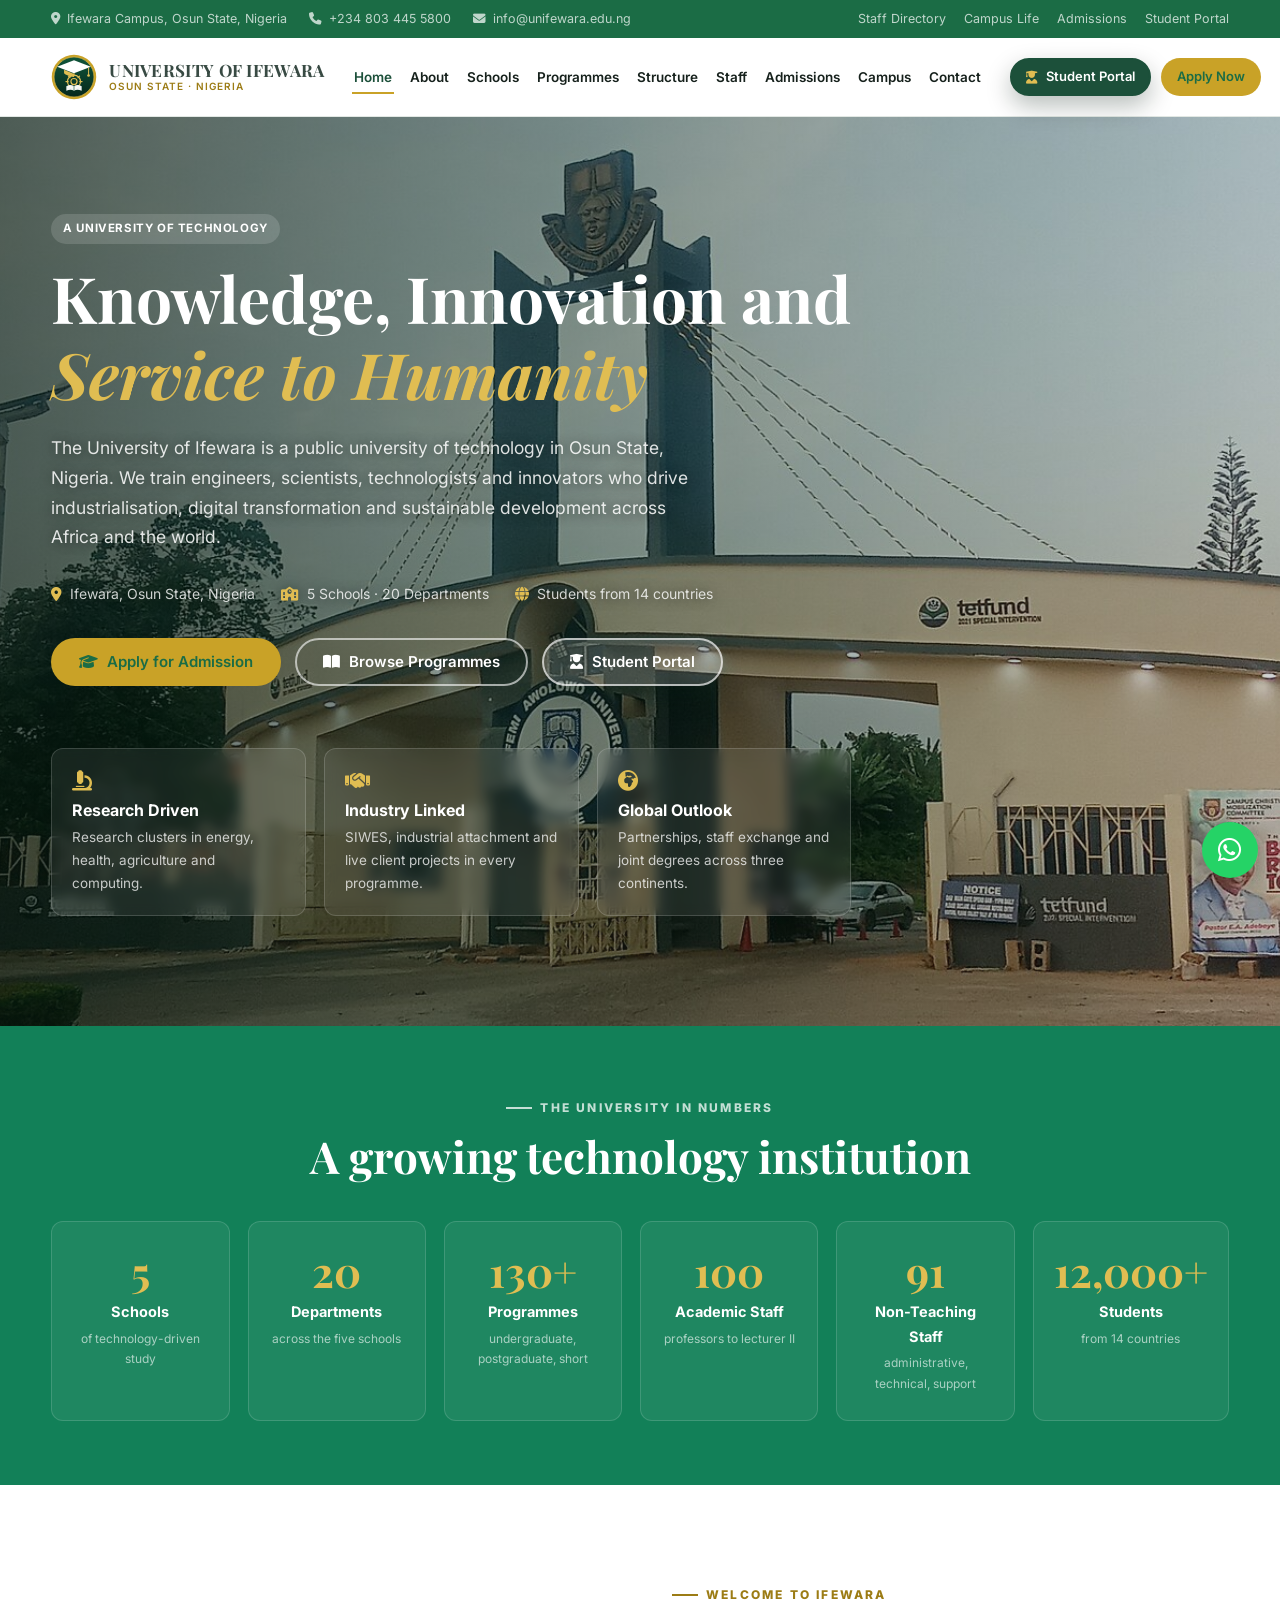
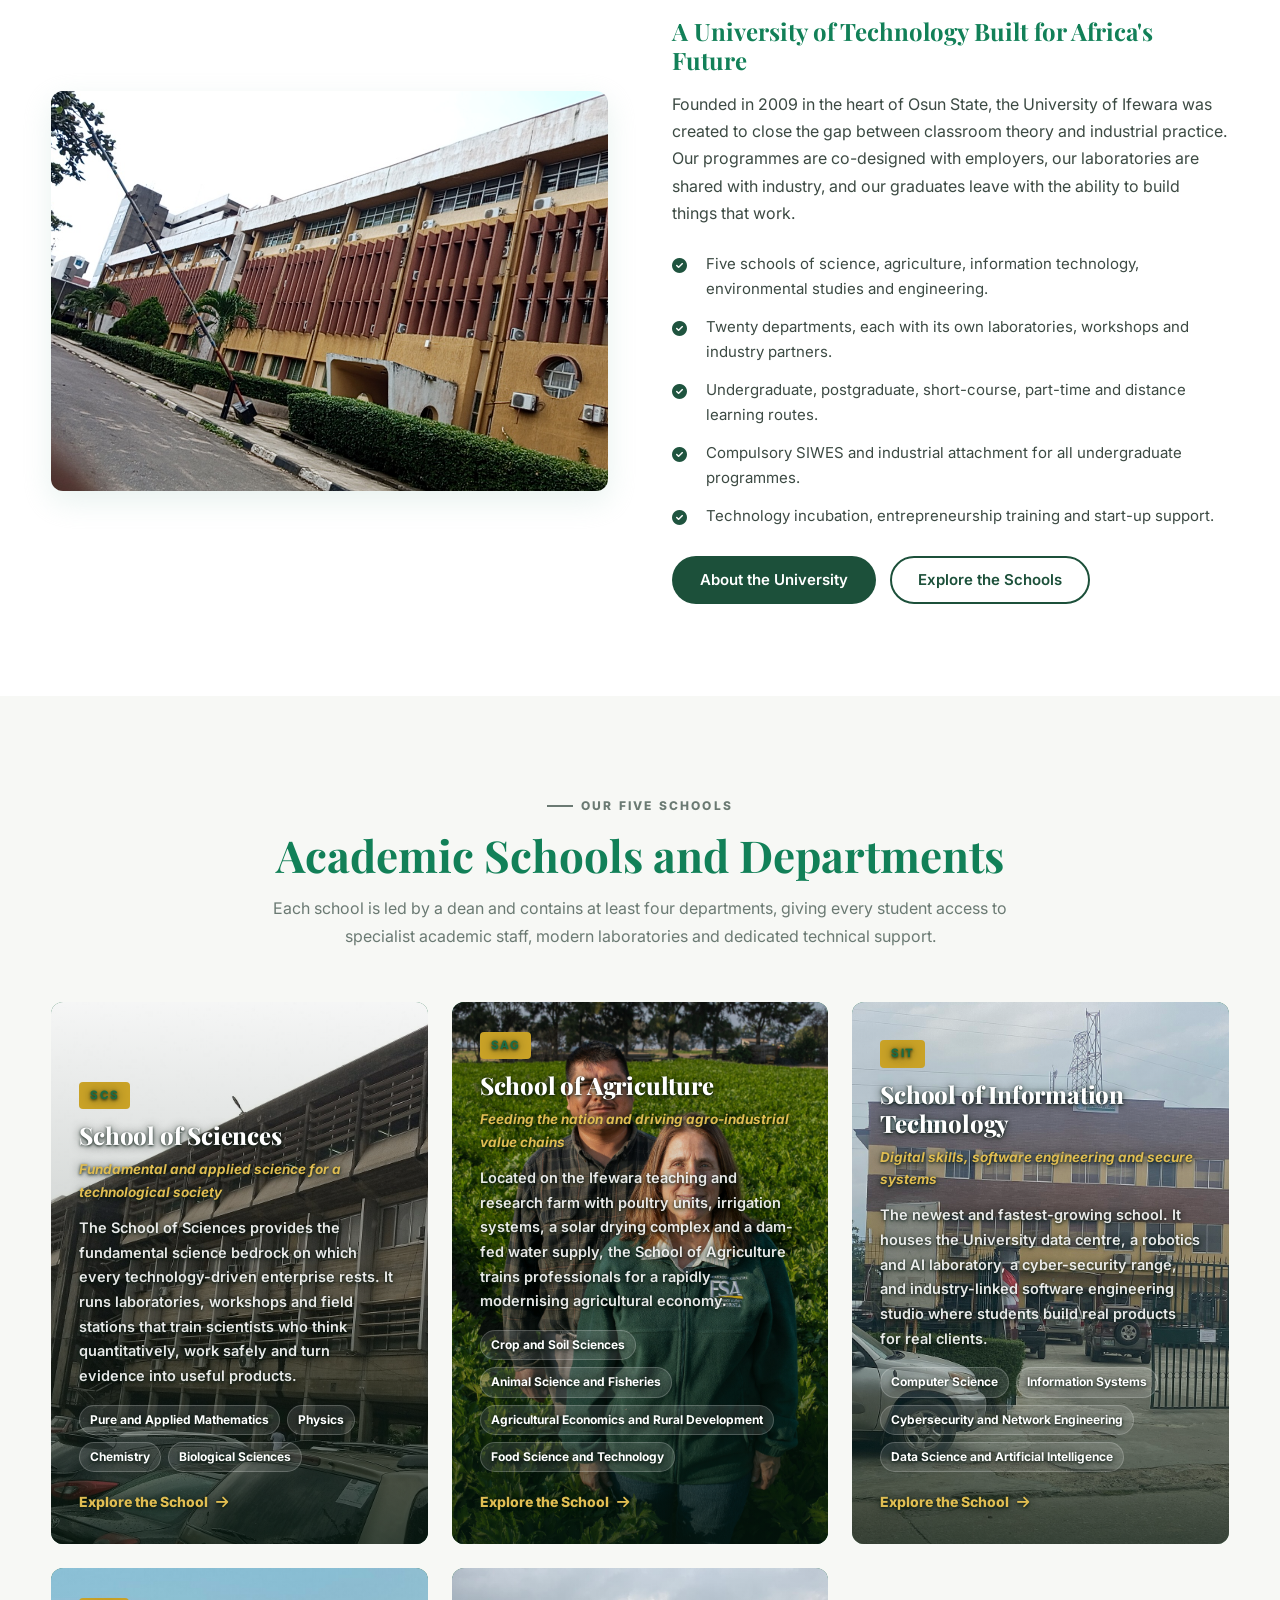
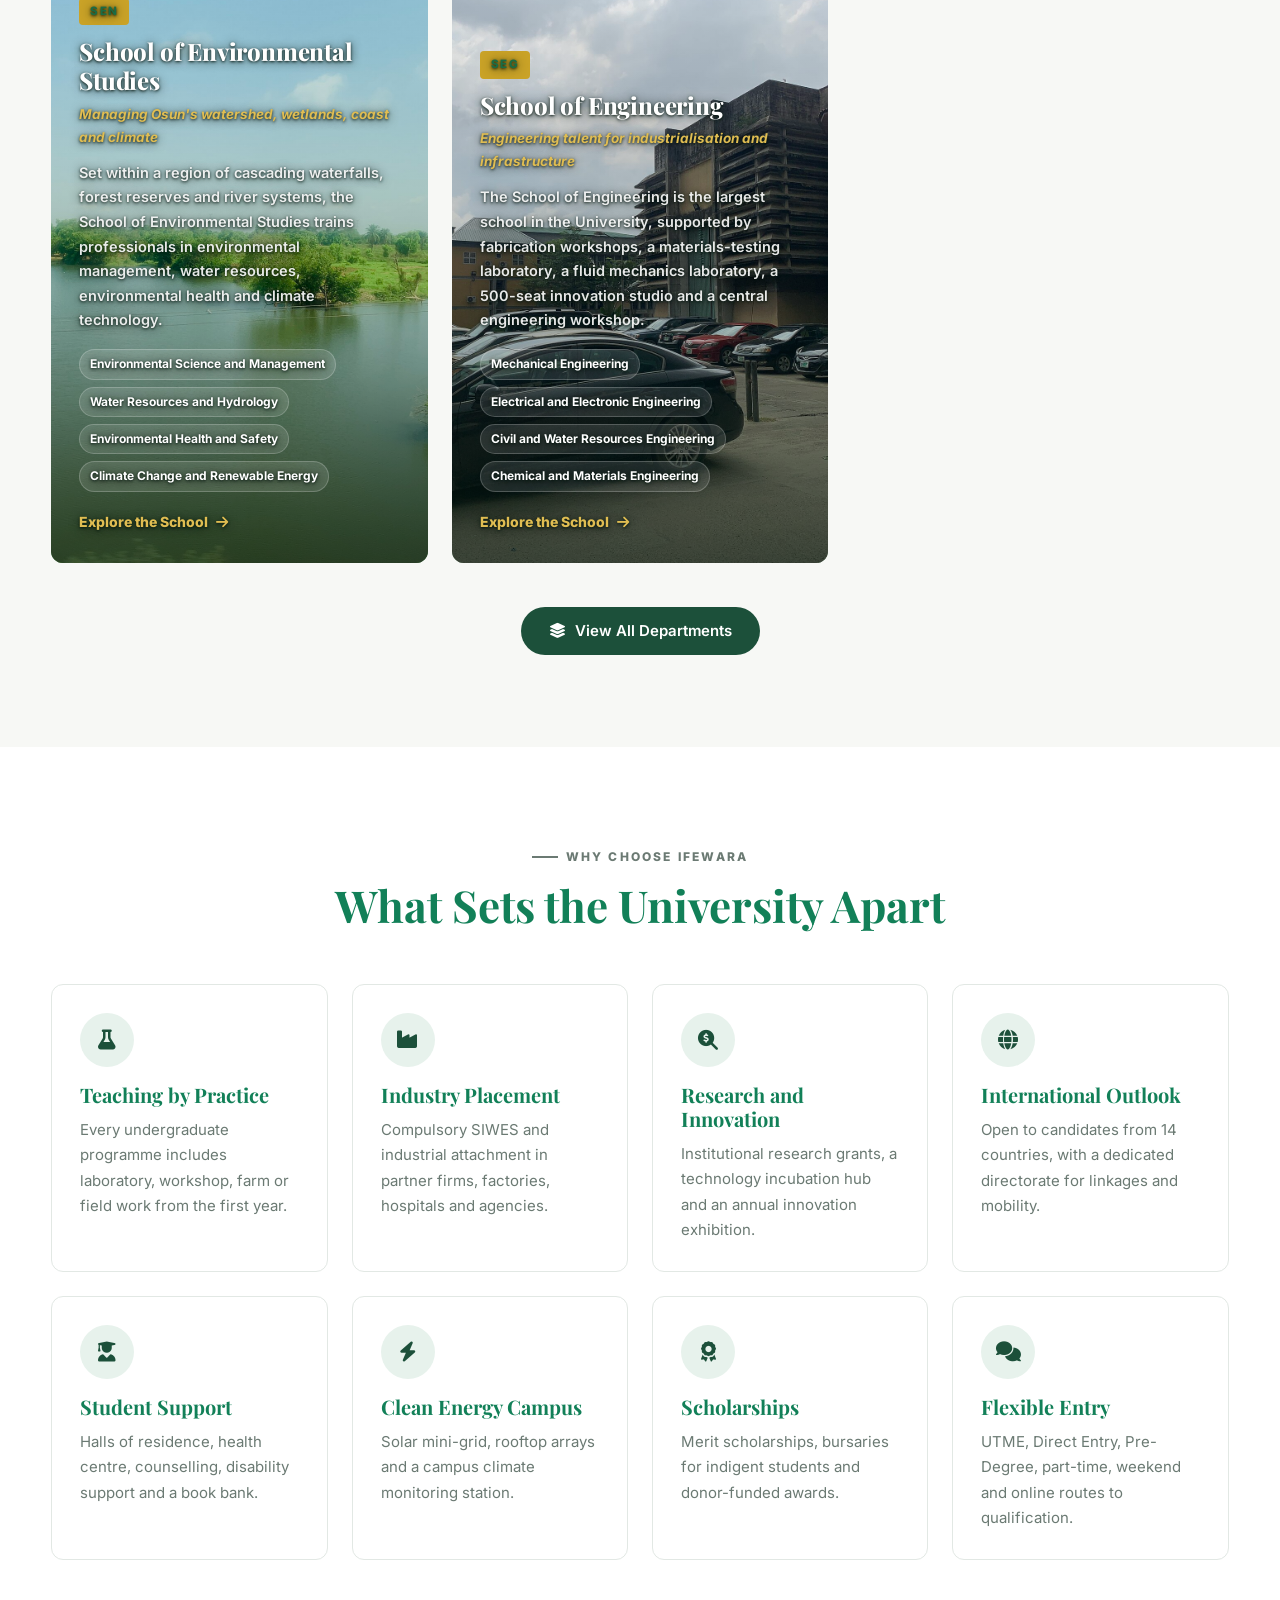
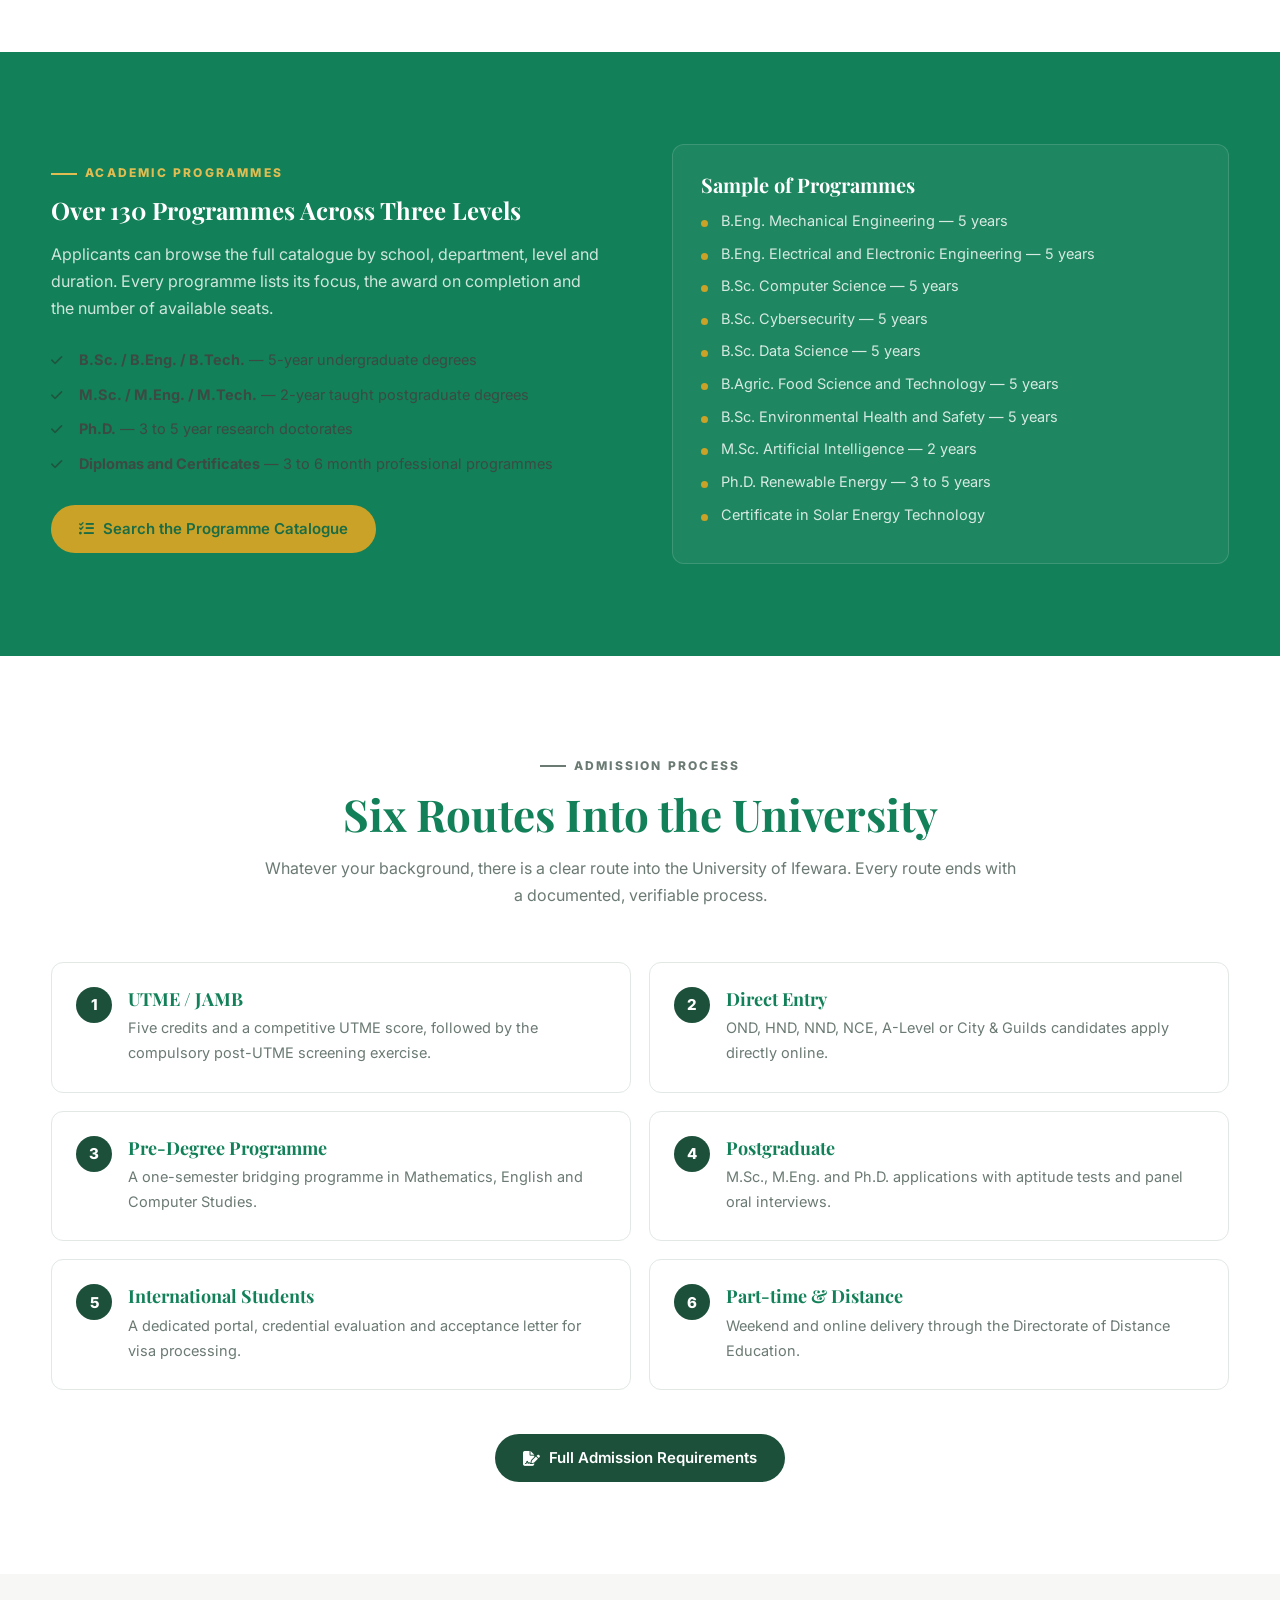
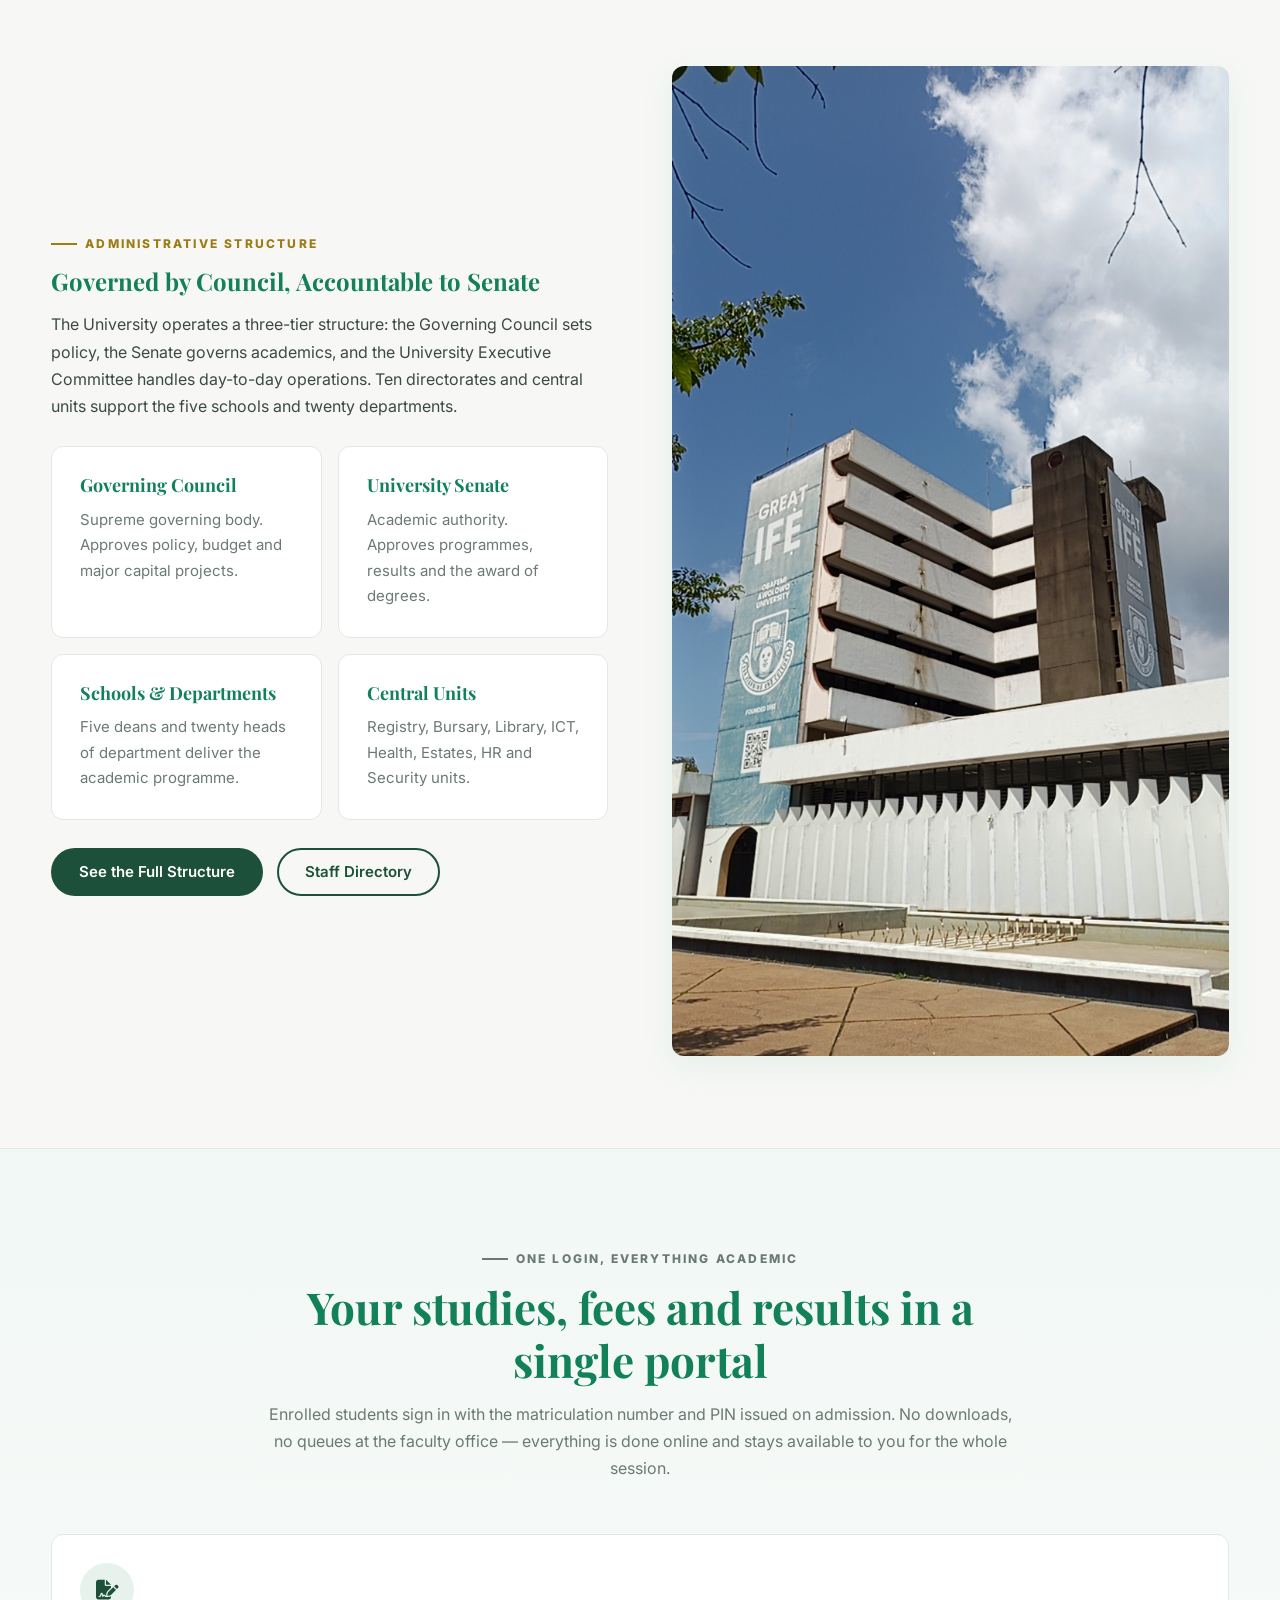
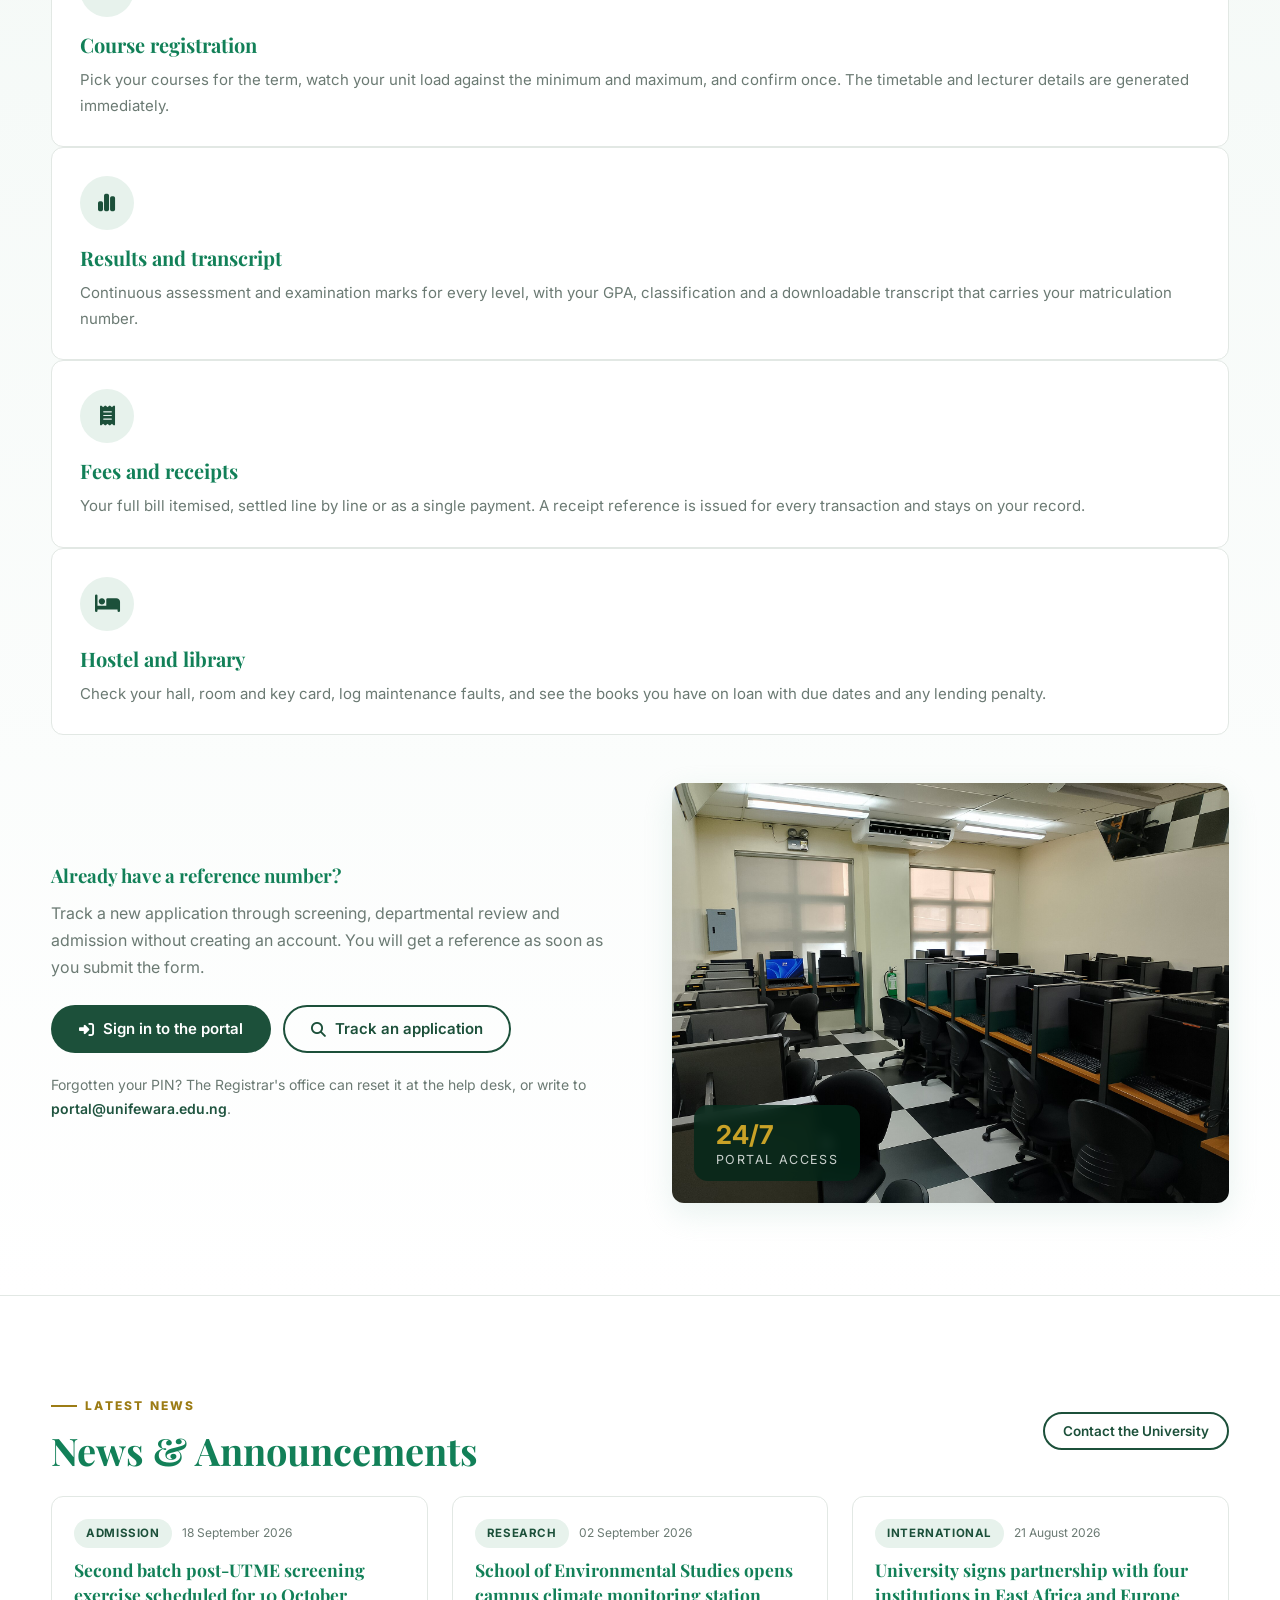
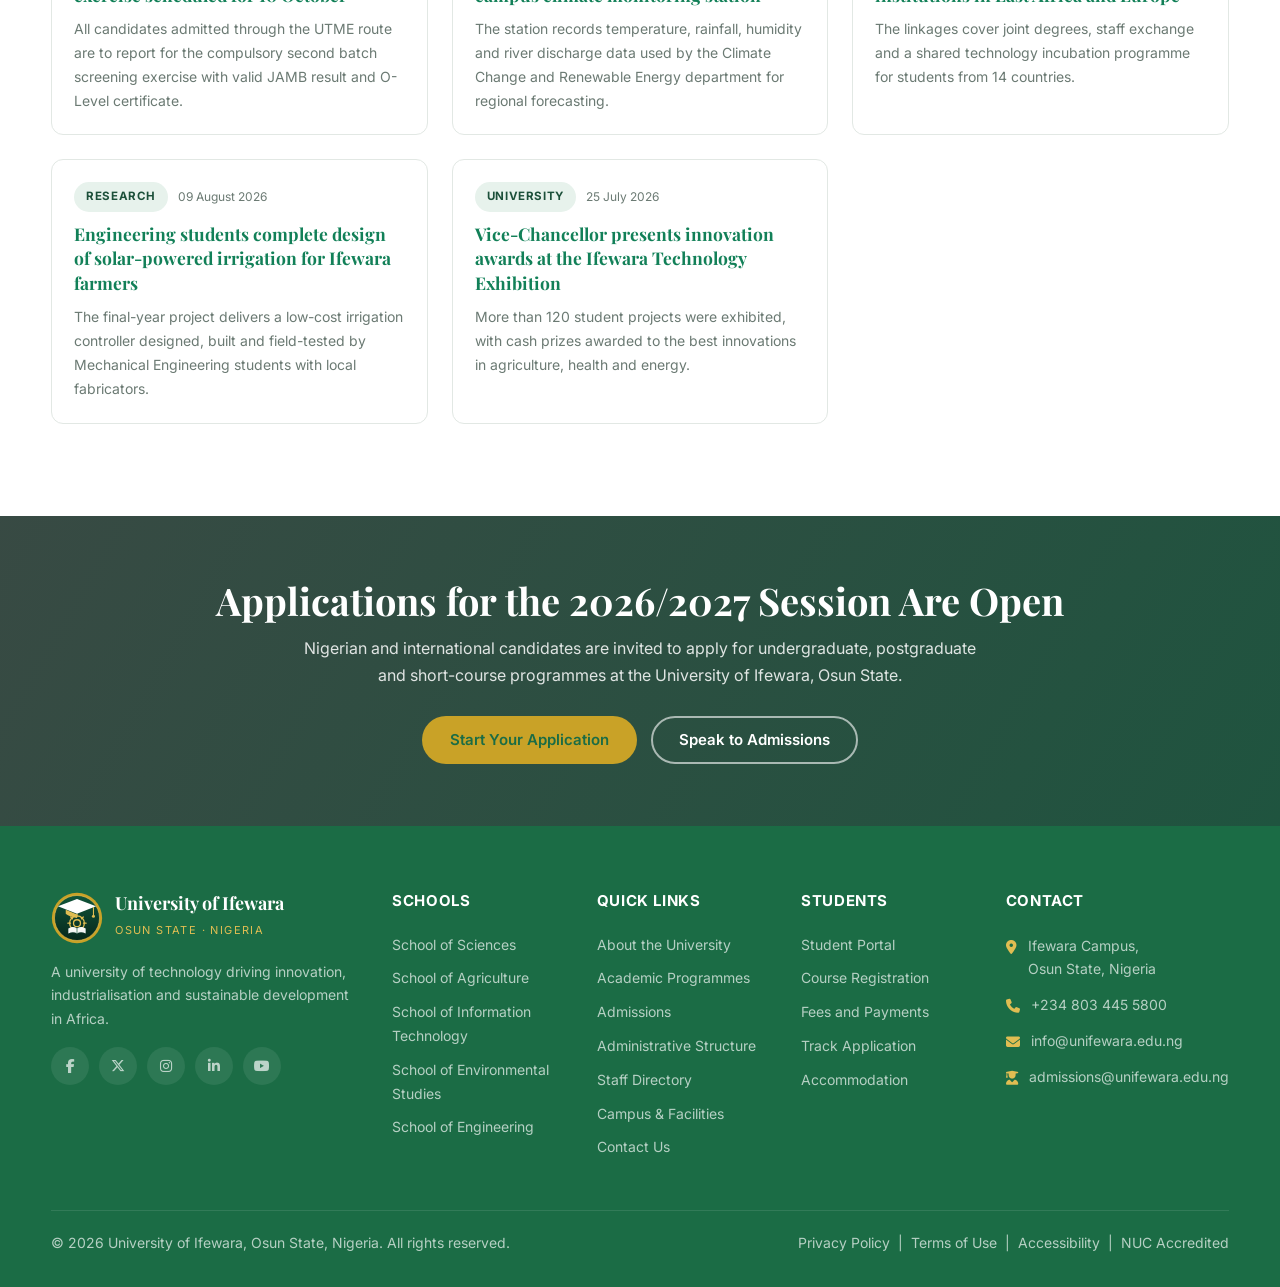
<file: index.html>
<!DOCTYPE html>
<html lang="en">
<head>
<meta charset="UTF-8">
<meta name="viewport" content="width=device-width, initial-scale=1.0">
<title>University of Ifewara, Osun State, Nigeria | Official Website</title>
<meta name="description" content="University of Ifewara, Osun State, Nigeria - a university of technology driving innovation in Africa. Five schools, twenty departments, undergraduate and postgraduate programmes, admissions and staff directory.">
<meta name="keywords" content="University of Ifewara, Ifewara, Osun State, Nigeria, university of technology, admission, programmes, schools, departments">
<meta name="author" content="University of Ifewara, Osun State, Nigeria">
<meta name="theme-color" content="#06281c">

<meta property="og:type" content="website">
<meta property="og:title" content="University of Ifewara, Osun State, Nigeria">
<meta property="og:description" content="A university of technology driving innovation in Africa. Explore programmes, schools, admissions and staff.">
<meta property="og:image" content="images/hero-campus.jpg">

<link rel="preconnect" href="https://fonts.googleapis.com">
<link rel="preconnect" href="https://fonts.gstatic.com" crossorigin>
<link href="https://fonts.googleapis.com/css2?family=Inter:wght@400;500;600;700;800&family=Playfair+Display:ital,wght@0,600;0,700;1,600&display=swap" rel="stylesheet">
<link rel="stylesheet" href="https://cdnjs.cloudflare.com/ajax/libs/font-awesome/6.5.2/css/all.min.css">
<link rel="icon" href="images/logo.svg" type="image/svg+xml">
<link rel="stylesheet" href="style.css">
</head>

<body>
<a class="skip-link" href="#main">Skip to main content</a>

<!-- ============ TOP BAR ============ -->
<div class="topbar">
    <div class="container">
        <div class="topbar-items">
            <span><i class="fa-solid fa-location-dot"></i> Ifewara Campus, Osun State, Nigeria</span>
            <span><i class="fa-solid fa-phone"></i> +234 803 445 5800</span>
            <span><i class="fa-solid fa-envelope"></i> info@unifewara.edu.ng</span>
        </div>
        <div class="topbar-links">
            <a href="structure.html">Staff Directory</a>
            <a href="campus.html">Campus Life</a>
            <a href="admissions.html">Admissions</a>
            <a href="#portal">Student Portal</a>
        </div>
    </div>
</div>

<!-- ============ HEADER ============ -->
<header class="site-header" id="siteHeader">
    <div class="container nav-inner">

        <a class="brand" href="index.html">
            <img src="images/logo.svg" alt="University of Ifewara crest">
            <span class="brand-text">
                <strong>UNIVERSITY OF IFEWARA</strong>
                <small>Osun State &middot; Nigeria</small>
            </span>
        </a>

        <nav class="nav" id="nav" aria-label="Main navigation">
            <a href="index.html" class="active">Home</a>
            <a href="about.html">About</a>
            <a href="schools.html">Schools</a>
            <a href="programmes.html">Programmes</a>
            <a href="structure.html">Structure</a>
            <a href="staff.html">Staff</a>
            <a href="admissions.html">Admissions</a>
            <a href="campus.html">Campus</a>
            <a href="contact.html">Contact</a>
            <a href="portal/login.html" class="nav-portal"><i class="fa-solid fa-user-graduate"></i> Student Portal</a>
        </nav>

        <div class="header-cta">
                        <a href="portal/login.html" class="btn btn-portal btn-sm"><i class="fa-solid fa-user-graduate"></i> Student Portal</a>
<a href="admissions.html" class="btn btn-gold btn-sm">Apply Now</a>
            <button class="menu-btn" id="menuBtn" aria-label="Toggle menu" aria-expanded="false">
                <i class="fa-solid fa-bars"></i>
            </button>
        </div>

    </div>
</header>

<main id="main">

    <!-- ============ HERO ============ -->
    <section class="hero">
        <div class="hero-bg">
            <img src="images/hero-campus.jpg" alt="University of Ifewara main campus">
        </div>

        <div class="container">
            <div class="hero-content">
                <span class="badge dark">A University of Technology</span>
                <h1>Knowledge, Innovation and <em>Service to Humanity</em></h1>

                <p class="hero-lead">
                    The University of Ifewara is a public university of technology in Osun State,
                    Nigeria. We train engineers, scientists, technologists and innovators who drive
                    industrialisation, digital transformation and sustainable development across
                    Africa and the world.
                </p>

                <div class="hero-meta">
                    <span><i class="fa-solid fa-location-dot"></i> Ifewara, Osun State, Nigeria</span>
                    <span><i class="fa-solid fa-school"></i> 5 Schools &middot; 20 Departments</span>
                    <span><i class="fa-solid fa-globe"></i> Students from 14 countries</span>
                </div>

                <div class="hero-actions">
                    <a href="admissions.html" class="btn btn-gold">
                        <i class="fa-solid fa-graduation-cap"></i> Apply for Admission
                    </a>
                    <a href="programmes.html" class="btn btn-ghost">
                        <i class="fa-solid fa-book-open"></i> Browse Programmes
                    </a>
                    <a href="portal/login.html" class="btn btn-portal">
                        <i class="fa-solid fa-user-graduate"></i> Student Portal
                    </a>
                </div>

                <div class="hero-cards">
                    <div class="hero-card">
                        <i class="fa-solid fa-microscope"></i>
                        <h3>Research Driven</h3>
                        <p>Research clusters in energy, health, agriculture and computing.</p>
                    </div>
                    <div class="hero-card">
                        <i class="fa-solid fa-handshake"></i>
                        <h3>Industry Linked</h3>
                        <p>SIWES, industrial attachment and live client projects in every programme.</p>
                    </div>
                    <div class="hero-card">
                        <i class="fa-solid fa-earth-africa"></i>
                        <h3>Global Outlook</h3>
                        <p>Partnerships, staff exchange and joint degrees across three continents.</p>
                    </div>
                </div>
            </div>
        </div>
    </section>

    <!-- ============ KEY FIGURES ============ -->
    <section class="section green" style="padding:64px 0;">
        <div class="container">
            <div class="section-head" style="margin-bottom:38px;">
                <p class="eyebrow light">The University in Numbers</p>
                <h2>A growing technology institution</h2>
            </div>
            <div class="stats" id="statGrid"></div>
        </div>
    </section>

    <!-- ============ WELCOME ============ -->
    <section class="section">
        <div class="container split">
            <div class="split-media reveal">
                <img src="images/admin-block.jpg" alt="Administration block of the University of Ifewara">
            </div>
            <div>
                <p class="eyebrow">Welcome to Ifewara</p>
                <h2>A University of Technology Built for Africa's Future</h2>
                <p style="margin-top:16px;">
                    Founded in 2009 in the heart of Osun State, the University of Ifewara was created
                    to close the gap between classroom theory and industrial practice. Our
                    programmes are co-designed with employers, our laboratories are shared with
                    industry, and our graduates leave with the ability to build things that work.
                </p>

                <ul class="check-list" style="margin-top:24px;">
                    <li>Five schools of science, agriculture, information technology, environmental studies and engineering.</li>
                    <li>Twenty departments, each with its own laboratories, workshops and industry partners.</li>
                    <li>Undergraduate, postgraduate, short-course, part-time and distance learning routes.</li>
                    <li>Compulsory SIWES and industrial attachment for all undergraduate programmes.</li>
                    <li>Technology incubation, entrepreneurship training and start-up support.</li>
                </ul>

                <div class="hero-actions" style="margin-top:28px;">
                    <a href="about.html" class="btn btn-green">About the University</a>
                    <a href="schools.html" class="btn btn-outline">Explore the Schools</a>
                </div>
            </div>
        </div>
    </section>

    <!-- ============ SCHOOLS ============ -->
    <section class="section cream" id="schools">
        <div class="container">
            <div class="section-head">
                <p class="eyebrow">Our Five Schools</p>
                <h2>Academic Schools and Departments</h2>
                <p>
                    Each school is led by a dean and contains at least four departments, giving every
                    student access to specialist academic staff, modern laboratories and dedicated
                    technical support.
                </p>
            </div>

            <div class="grid grid-3" id="homeSchools"></div>

            <div style="text-align:center;margin-top:44px;">
                <a href="schools.html" class="btn btn-green">
                    <i class="fa-solid fa-layer-group"></i> View All Departments
                </a>
            </div>
        </div>
    </section>

    <!-- ============ WHY IFEWARA ============ -->
    <section class="section">
        <div class="container">
            <div class="section-head">
                <p class="eyebrow">Why Choose Ifewara</p>
                <h2>What Sets the University Apart</h2>
            </div>

            <div class="grid grid-4">
                <article class="card reveal">
                    <div class="icon-circle"><i class="fa-solid fa-flask"></i></div>
                    <h3>Teaching by Practice</h3>
                    <p>Every undergraduate programme includes laboratory, workshop, farm or field work from the first year.</p>
                </article>
                <article class="card reveal">
                    <div class="icon-circle"><i class="fa-solid fa-industry"></i></div>
                    <h3>Industry Placement</h3>
                    <p>Compulsory SIWES and industrial attachment in partner firms, factories, hospitals and agencies.</p>
                </article>
                <article class="card reveal">
                    <div class="icon-circle"><i class="fa-solid fa-magnifying-glass-dollar"></i></div>
                    <h3>Research and Innovation</h3>
                    <p>Institutional research grants, a technology incubation hub and an annual innovation exhibition.</p>
                </article>
                <article class="card reveal">
                    <div class="icon-circle"><i class="fa-solid fa-globe"></i></div>
                    <h3>International Outlook</h3>
                    <p>Open to candidates from 14 countries, with a dedicated directorate for linkages and mobility.</p>
                </article>
                <article class="card reveal">
                    <div class="icon-circle"><i class="fa-solid fa-user-graduate"></i></div>
                    <h3>Student Support</h3>
                    <p>Halls of residence, health centre, counselling, disability support and a book bank.</p>
                </article>
                <article class="card reveal">
                    <div class="icon-circle"><i class="fa-solid fa-bolt"></i></div>
                    <h3>Clean Energy Campus</h3>
                    <p>Solar mini-grid, rooftop arrays and a campus climate monitoring station.</p>
                </article>
                <article class="card reveal">
                    <div class="icon-circle"><i class="fa-solid fa-award"></i></div>
                    <h3>Scholarships</h3>
                    <p>Merit scholarships, bursaries for indigent students and donor-funded awards.</p>
                </article>
                <article class="card reveal">
                    <div class="icon-circle"><i class="fa-solid fa-comments"></i></div>
                    <h3>Flexible Entry</h3>
                    <p>UTME, Direct Entry, Pre-Degree, part-time, weekend and online routes to qualification.</p>
                </article>
            </div>
        </div>
    </section>

    <!-- ============ PROGRAMME PREVIEW ============ -->
    <section class="section green">
        <div class="container">
            <div class="split">
                <div>
                    <p class="eyebrow light">Academic Programmes</p>
                    <h2>Over 130 Programmes Across Three Levels</h2>
                    <p style="margin:16px 0 26px;color:rgba(255,255,255,0.8);">
                        Applicants can browse the full catalogue by school, department, level and
                        duration. Every programme lists its focus, the award on completion and the
                        number of available seats.
                    </p>

                    <ul class="tick-list" style="margin-bottom:28px;">
                        <li><strong>B.Sc. / B.Eng. / B.Tech.</strong> &mdash; 5-year undergraduate degrees</li>
                        <li><strong>M.Sc. / M.Eng. / M.Tech.</strong> &mdash; 2-year taught postgraduate degrees</li>
                        <li><strong>Ph.D.</strong> &mdash; 3 to 5 year research doctorates</li>
                        <li><strong>Diplomas and Certificates</strong> &mdash; 3 to 6 month professional programmes</li>
                    </ul>

                    <a href="programmes.html" class="btn btn-gold">
                        <i class="fa-solid fa-list-check"></i> Search the Programme Catalogue
                    </a>
                </div>

                <div>
                    <div class="card">
                        <h3>Sample of Programmes</h3>
                        <ul class="dot-list" style="margin-top:12px;">
                            <li>B.Eng. Mechanical Engineering &mdash; 5 years</li>
                            <li>B.Eng. Electrical and Electronic Engineering &mdash; 5 years</li>
                            <li>B.Sc. Computer Science &mdash; 5 years</li>
                            <li>B.Sc. Cybersecurity &mdash; 5 years</li>
                            <li>B.Sc. Data Science &mdash; 5 years</li>
                            <li>B.Agric. Food Science and Technology &mdash; 5 years</li>
                            <li>B.Sc. Environmental Health and Safety &mdash; 5 years</li>
                            <li>M.Sc. Artificial Intelligence &mdash; 2 years</li>
                            <li>Ph.D. Renewable Energy &mdash; 3 to 5 years</li>
                            <li>Certificate in Solar Energy Technology</li>
                        </ul>
                    </div>
                </div>
            </div>
        </div>
    </section>

    <!-- ============ ADMISSIONS PREVIEW ============ -->
    <section class="section">
        <div class="container">
            <div class="section-head">
                <p class="eyebrow">Admission Process</p>
                <h2>Six Routes Into the University</h2>
                <p>
                    Whatever your background, there is a clear route into the University of Ifewara.
                    Every route ends with a documented, verifiable process.
                </p>
            </div>

            <div class="steps two-col">
                <div class="step reveal">
                    <h4>UTME / JAMB</h4>
                    <p>Five credits and a competitive UTME score, followed by the compulsory post-UTME screening exercise.</p>
                </div>
                <div class="step reveal">
                    <h4>Direct Entry</h4>
                    <p>OND, HND, NND, NCE, A-Level or City &amp; Guilds candidates apply directly online.</p>
                </div>
                <div class="step reveal">
                    <h4>Pre-Degree Programme</h4>
                    <p>A one-semester bridging programme in Mathematics, English and Computer Studies.</p>
                </div>
                <div class="step reveal">
                    <h4>Postgraduate</h4>
                    <p>M.Sc., M.Eng. and Ph.D. applications with aptitude tests and panel oral interviews.</p>
                </div>
                <div class="step reveal">
                    <h4>International Students</h4>
                    <p>A dedicated portal, credential evaluation and acceptance letter for visa processing.</p>
                </div>
                <div class="step reveal">
                    <h4>Part-time &amp; Distance</h4>
                    <p>Weekend and online delivery through the Directorate of Distance Education.</p>
                </div>
            </div>

            <div style="text-align:center;margin-top:44px;">
                <a href="admissions.html" class="btn btn-green">
                    <i class="fa-solid fa-file-signature"></i> Full Admission Requirements
                </a>
            </div>
        </div>
    </section>

    <!-- ============ GOVERNANCE PREVIEW ============ -->
    <section class="section cream">
        <div class="container split reverse">
            <div class="split-media reveal">
                <img src="images/senate-building.jpg" alt="Senate building of the University of Ifewara">
            </div>
            <div>
                <p class="eyebrow">Administrative Structure</p>
                <h2>Governed by Council, Accountable to Senate</h2>
                <p style="margin-top:16px;">
                    The University operates a three-tier structure: the Governing Council sets
                    policy, the Senate governs academics, and the University Executive Committee
                    handles day-to-day operations. Ten directorates and central units support the
                    five schools and twenty departments.
                </p>

                <div class="grid grid-2" style="margin-top:26px;gap:16px;">
                    <div class="card">
                        <h3 style="font-size:18px;">Governing Council</h3>
                        <p>Supreme governing body. Approves policy, budget and major capital projects.</p>
                    </div>
                    <div class="card">
                        <h3 style="font-size:18px;">University Senate</h3>
                        <p>Academic authority. Approves programmes, results and the award of degrees.</p>
                    </div>
                    <div class="card">
                        <h3 style="font-size:18px;">Schools &amp; Departments</h3>
                        <p>Five deans and twenty heads of department deliver the academic programme.</p>
                    </div>
                    <div class="card">
                        <h3 style="font-size:18px;">Central Units</h3>
                        <p>Registry, Bursary, Library, ICT, Health, Estates, HR and Security units.</p>
                    </div>
                </div>

                <div class="hero-actions" style="margin-top:28px;">
                    <a href="structure.html" class="btn btn-green">See the Full Structure</a>
                    <a href="staff.html" class="btn btn-outline">Staff Directory</a>
                </div>
            </div>
        </div>
    </section>

    <!-- ============ STUDENT PORTAL ============ -->
    <section class="section tint" id="portal">
        <div class="container">
            <div class="section-head">
                <p class="eyebrow">One login, everything academic</p>
                <h2>Your studies, fees and results in a single portal</h2>
                <p>Enrolled students sign in with the matriculation number and PIN issued on admission. No
                    downloads, no queues at the faculty office &mdash; everything is done online and stays
                    available to you for the whole session.</p>
            </div>

            <div class="grid-4" style="margin-top:44px">
                <article class="card">
                    <span class="icon-circle"><i class="fa-solid fa-file-signature"></i></span>
                    <h3>Course registration</h3>
                    <p>Pick your courses for the term, watch your unit load against the minimum and maximum,
                        and confirm once. The timetable and lecturer details are generated immediately.</p>
                </article>
                <article class="card">
                    <span class="icon-circle"><i class="fa-solid fa-chart-simple"></i></span>
                    <h3>Results and transcript</h3>
                    <p>Continuous assessment and examination marks for every level, with your GPA,
                        classification and a downloadable transcript that carries your matriculation number.</p>
                </article>
                <article class="card">
                    <span class="icon-circle"><i class="fa-solid fa-receipt"></i></span>
                    <h3>Fees and receipts</h3>
                    <p>Your full bill itemised, settled line by line or as a single payment. A receipt
                        reference is issued for every transaction and stays on your record.</p>
                </article>
                <article class="card">
                    <span class="icon-circle"><i class="fa-solid fa-bed"></i></span>
                    <h3>Hostel and library</h3>
                    <p>Check your hall, room and key card, log maintenance faults, and see the books you
                        have on loan with due dates and any lending penalty.</p>
                </article>
            </div>

            <div class="split" style="margin-top:48px;align-items:center">
                <div>
                    <h3>Already have a reference number?</h3>
                    <p style="color:var(--muted);margin-top:12px">Track a new application through screening,
                        departmental review and admission without creating an account. You will get a
                        reference as soon as you submit the form.</p>
                    <div style="display:flex;gap:12px;flex-wrap:wrap;margin-top:24px">
                        <a href="portal/login.html" class="btn btn-green"><i class="fa-solid fa-right-to-bracket"></i> Sign in to the portal</a>
                        <a href="portal/login.html" class="btn btn-outline"><i class="fa-solid fa-magnifying-glass"></i> Track an application</a>
                    </div>
                    <p style="margin-top:20px;font-size:14px;color:var(--muted)">
                        Forgotten your PIN? The Registrar's office can reset it at the help desk, or write to
                        <a href="mailto:portal@unifewara.edu.ng" style="color:var(--green-600);font-weight:600">portal@unifewara.edu.ng</a>.
                    </p>
                </div>
                <div class="split-media">
                    <img src="images/computer-lab.jpg" alt="Students working in the University of Ifewara computing laboratory">
                    <div class="media-badge">
                        <strong>24/7</strong>
                        <span>Portal access</span>
                    </div>
                </div>
            </div>
        </div>
    </section>

    <!-- ============ NEWS ============ -->
    <section class="section">
        <div class="container">
            <div class="news-top">
                <div>
                    <p class="eyebrow">Latest News</p>
                    <h2 style="font-size:clamp(26px,3.6vw,38px);">News &amp; Announcements</h2>
                </div>
                <a href="contact.html" class="btn btn-outline btn-sm">Contact the University</a>
            </div>

            <div class="grid grid-3" id="newsGrid"></div>
        </div>
    </section>

    <!-- ============ CTA ============ -->
    <section class="cta-band">
        <div class="container">
            <h2>Applications for the 2026/2027 Session Are Open</h2>
            <p>
                Nigerian and international candidates are invited to apply for undergraduate,
                postgraduate and short-course programmes at the University of Ifewara, Osun State.
            </p>
            <div class="hero-actions">
                <a href="admissions.html" class="btn btn-gold">Start Your Application</a>
                <a href="contact.html" class="btn btn-ghost">Speak to Admissions</a>
            </div>
        </div>
    </section>

</main>

<!-- ============ FOOTER ============ -->
<footer class="site-footer">
    <div class="container">
        <div class="footer-grid">

            <div>
                <div class="footer-brand">
                    <img src="images/logo.svg" alt="">
                    <span>
                        <strong>University of Ifewara</strong>
                        <small>Osun State &middot; Nigeria</small>
                    </span>
                </div>
                <p>A university of technology driving innovation, industrialisation and sustainable development in Africa.</p>
                <div class="socials">
                    <a href="#" aria-label="Facebook"><i class="fa-brands fa-facebook-f"></i></a>
                    <a href="#" aria-label="X"><i class="fa-brands fa-x-twitter"></i></a>
                    <a href="#" aria-label="Instagram"><i class="fa-brands fa-instagram"></i></a>
                    <a href="#" aria-label="LinkedIn"><i class="fa-brands fa-linkedin-in"></i></a>
                    <a href="#" aria-label="YouTube"><i class="fa-brands fa-youtube"></i></a>
                </div>
            </div>

            <div>
                <h4>Schools</h4>
                <a href="schools.html#scs">School of Sciences</a>
                <a href="schools.html#sag">School of Agriculture</a>
                <a href="schools.html#sit">School of Information Technology</a>
                <a href="schools.html#sen">School of Environmental Studies</a>
                <a href="schools.html#seg">School of Engineering</a>
            </div>

            <div>
                <h4>Quick Links</h4>
                <a href="about.html">About the University</a>
                <a href="programmes.html">Academic Programmes</a>
                <a href="admissions.html">Admissions</a>
                <a href="structure.html">Administrative Structure</a>
                <a href="staff.html">Staff Directory</a>
                <a href="campus.html">Campus &amp; Facilities</a>
                <a href="contact.html">Contact Us</a>
            </div>

            <div>
                <h4>Students</h4>
                <a href="portal/login.html">Student Portal</a>
                <a href="portal/dashboard.html">Course Registration</a>
                <a href="admissions.html#fees">Fees and Payments</a>
                <a href="portal/login.html#track">Track Application</a>
                <a href="campus.html">Accommodation</a>
            </div>

            <div>
                <h4>Contact</h4>
                <ul class="footer-contact">
                    <li><i class="fa-solid fa-location-dot"></i><span>Ifewara Campus,<br>Osun State, Nigeria</span></li>
                    <li><i class="fa-solid fa-phone"></i><span>+234 803 445 5800</span></li>
                    <li><i class="fa-solid fa-envelope"></i><span>info@unifewara.edu.ng</span></li>
                    <li><i class="fa-solid fa-user-graduate"></i><span>admissions@unifewara.edu.ng</span></li>
                </ul>
            </div>

        </div>

        <div class="footer-bottom">
            <p>&copy; <span id="year">2026</span> University of Ifewara, Osun State, Nigeria. All rights reserved.</p>
            <p>
                <a href="#">Privacy Policy</a> &nbsp;|&nbsp;
                <a href="#">Terms of Use</a> &nbsp;|&nbsp;
                <a href="#">Accessibility</a> &nbsp;|&nbsp;
                <a href="#">NUC Accredited</a>
            </p>
        </div>
    </div>
</footer>

<a href="#" class="whatsapp" id="whatsappBtn" aria-label="Enquire on WhatsApp">
    <i class="fa-brands fa-whatsapp"></i>
</a>

<button class="to-top" id="toTop" aria-label="Back to top">
    <i class="fa-solid fa-arrow-up"></i>
</button>

<script src="data.js"></script>
<script src="script.js"></script>
</body>
</html>
</file>
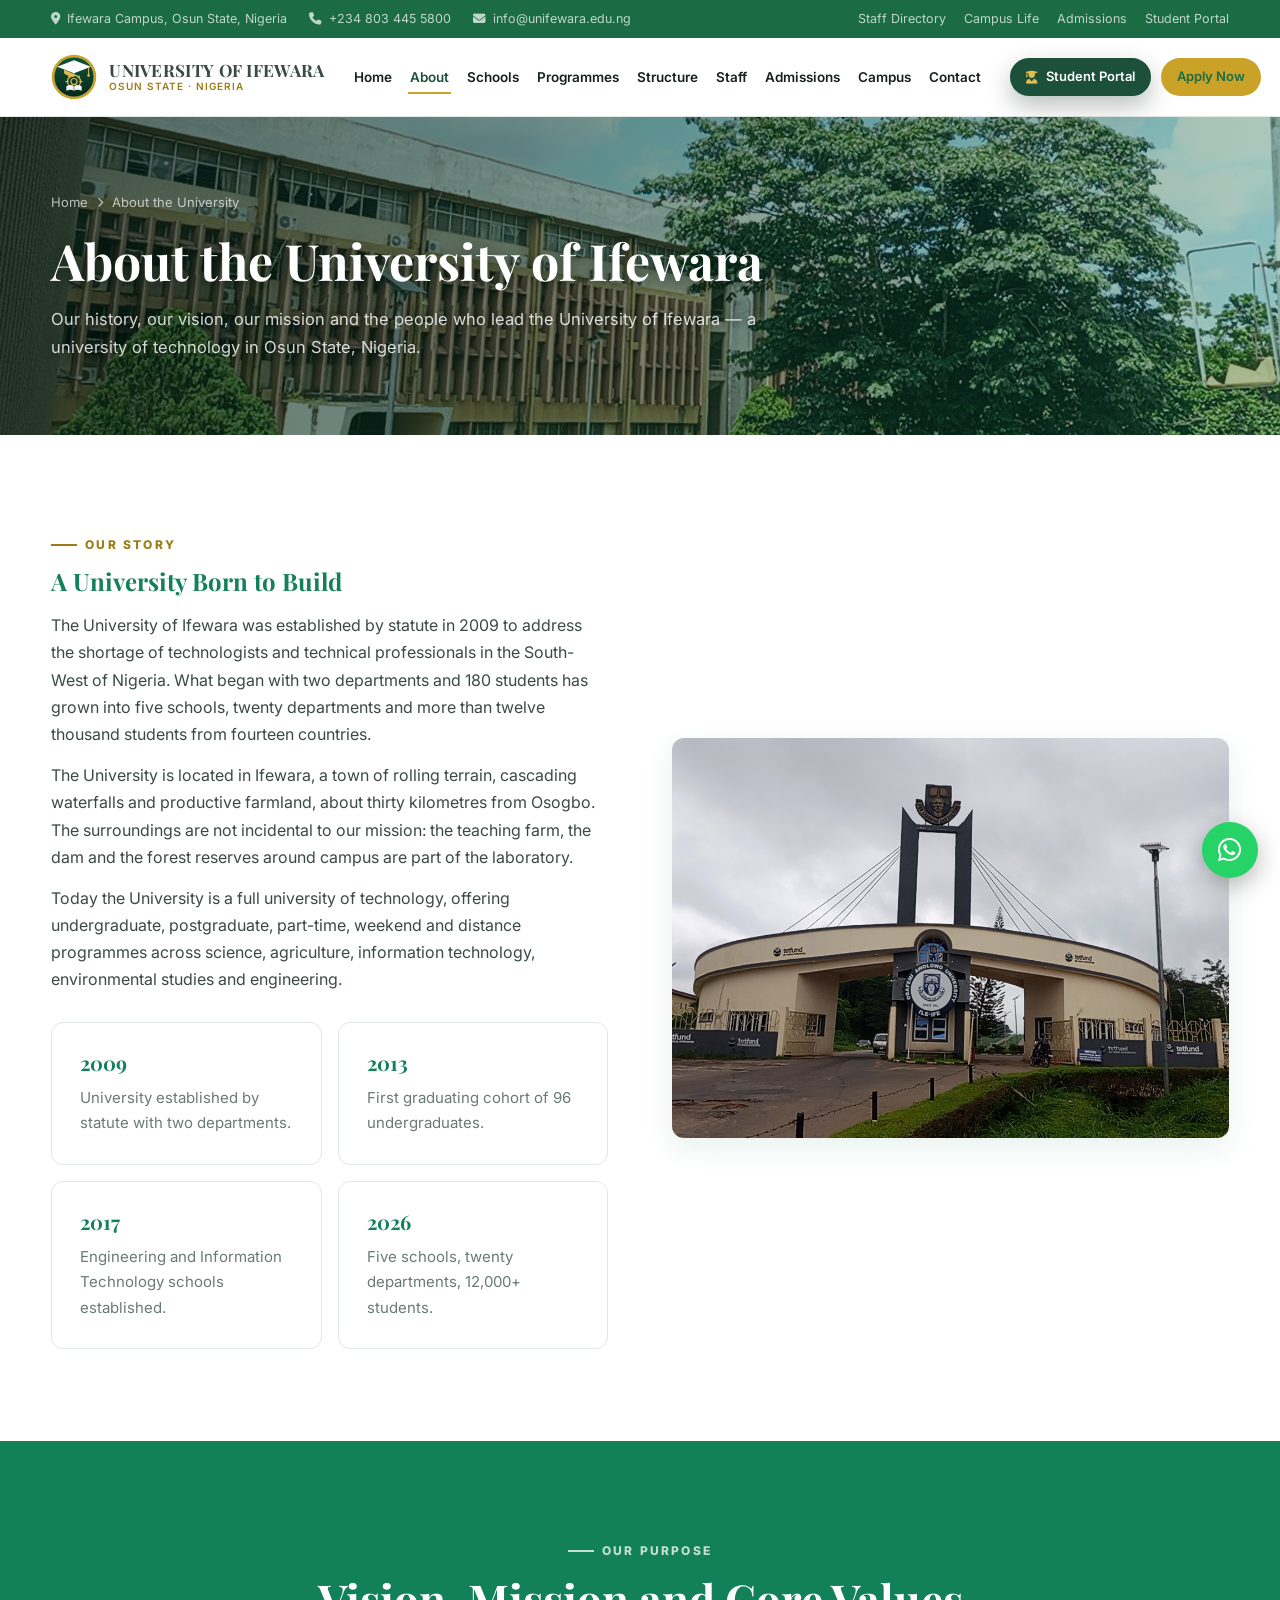
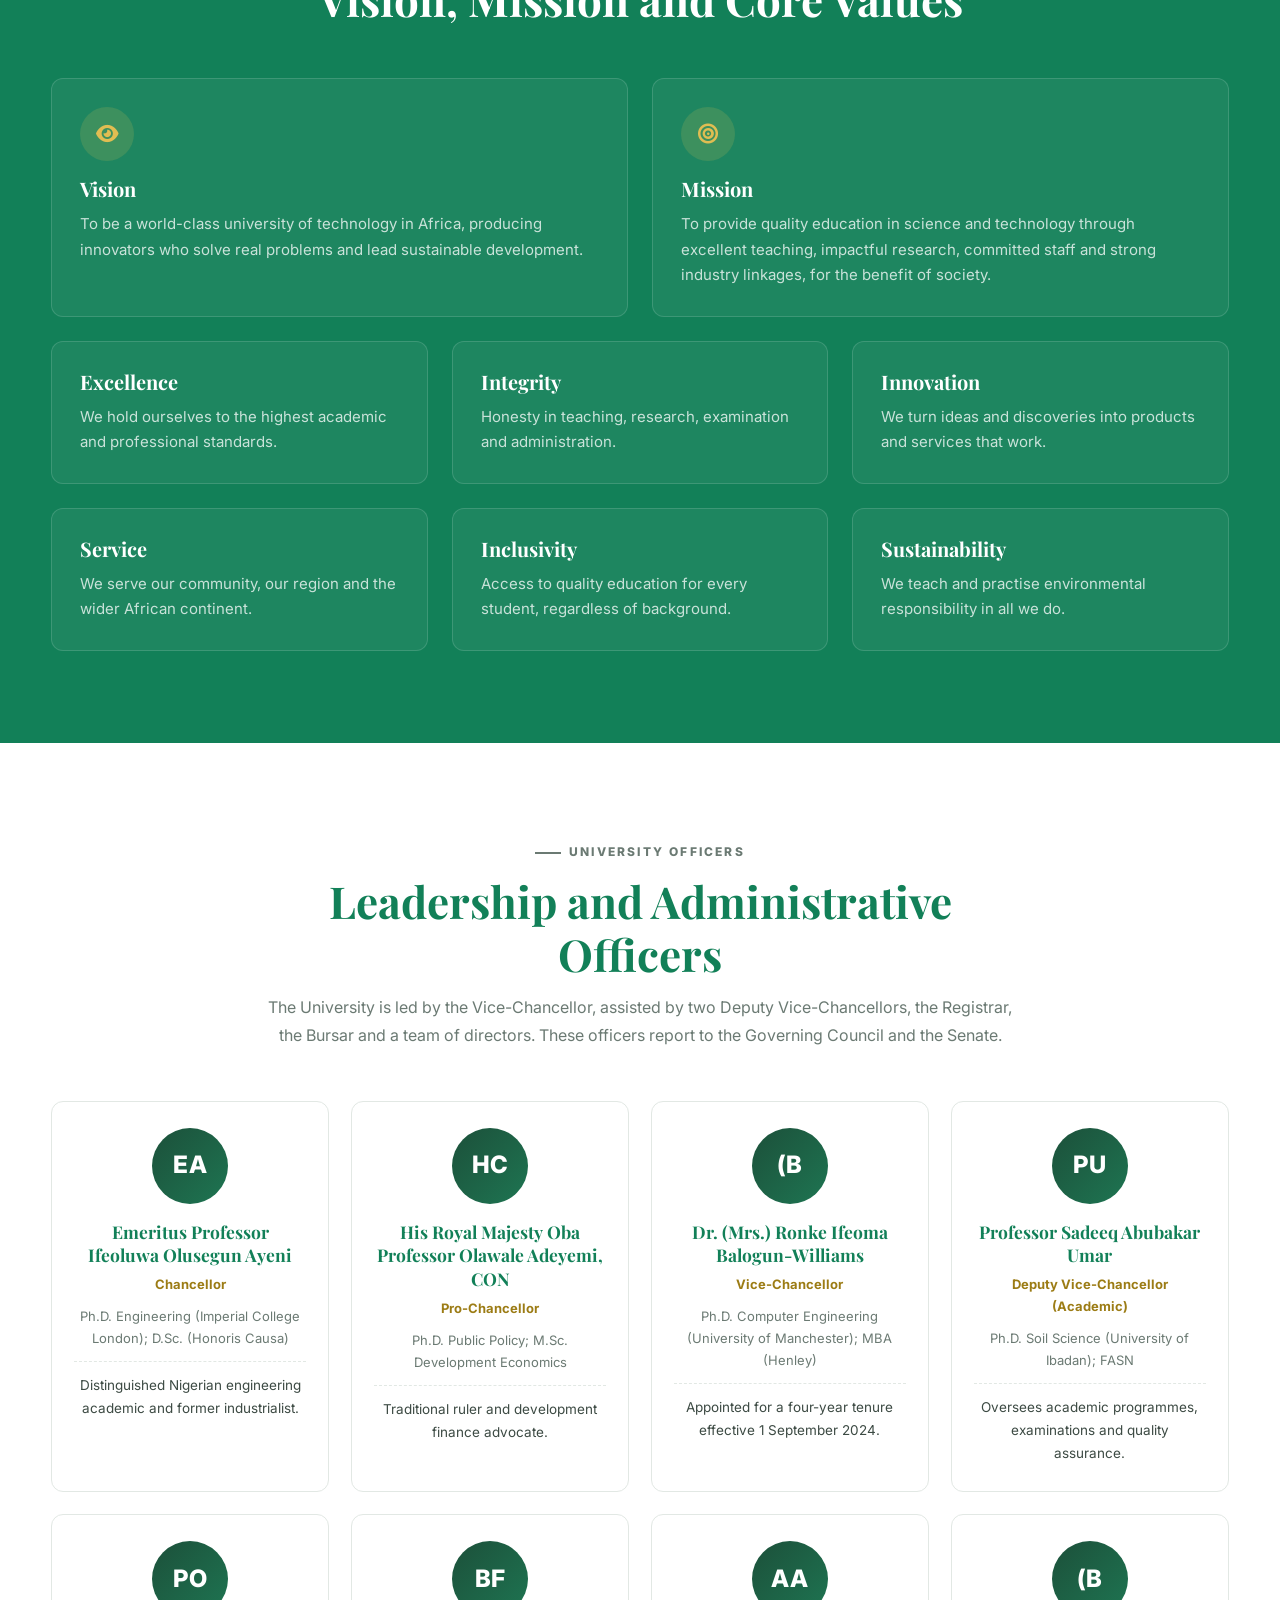
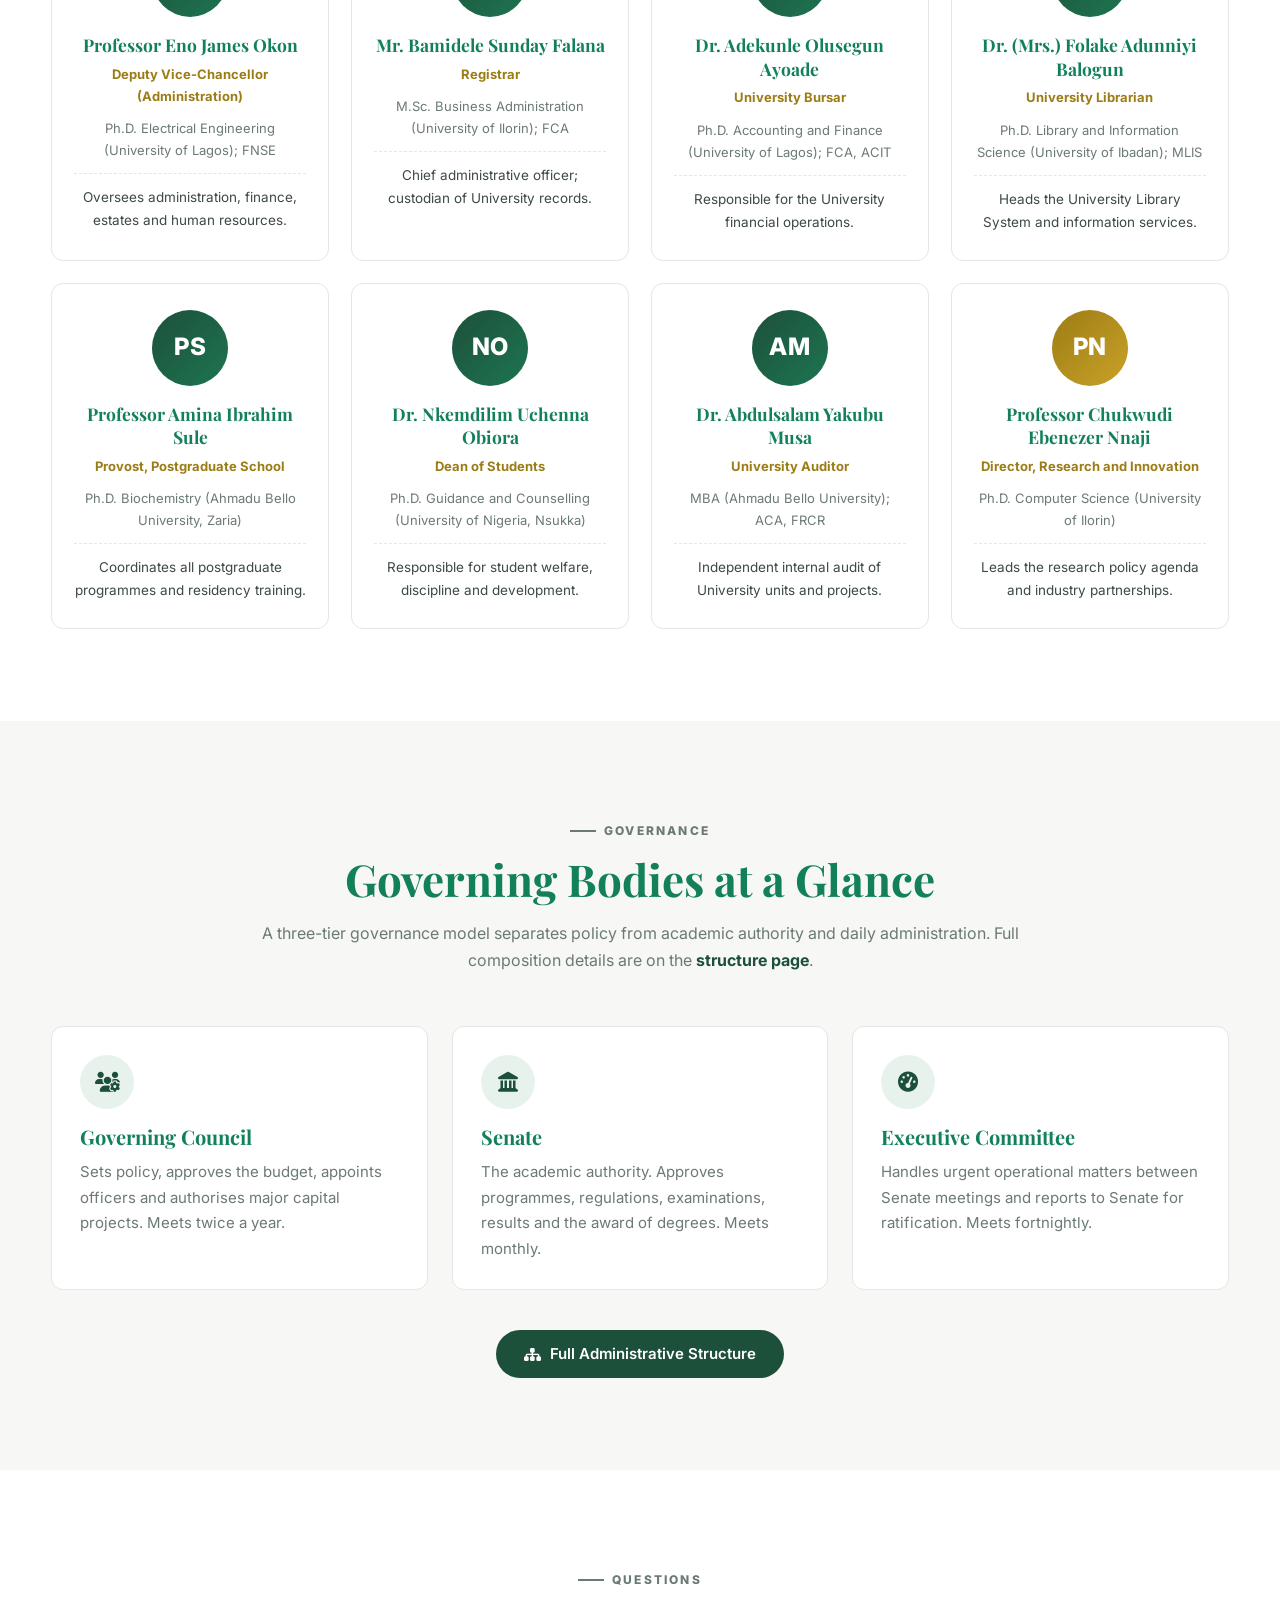
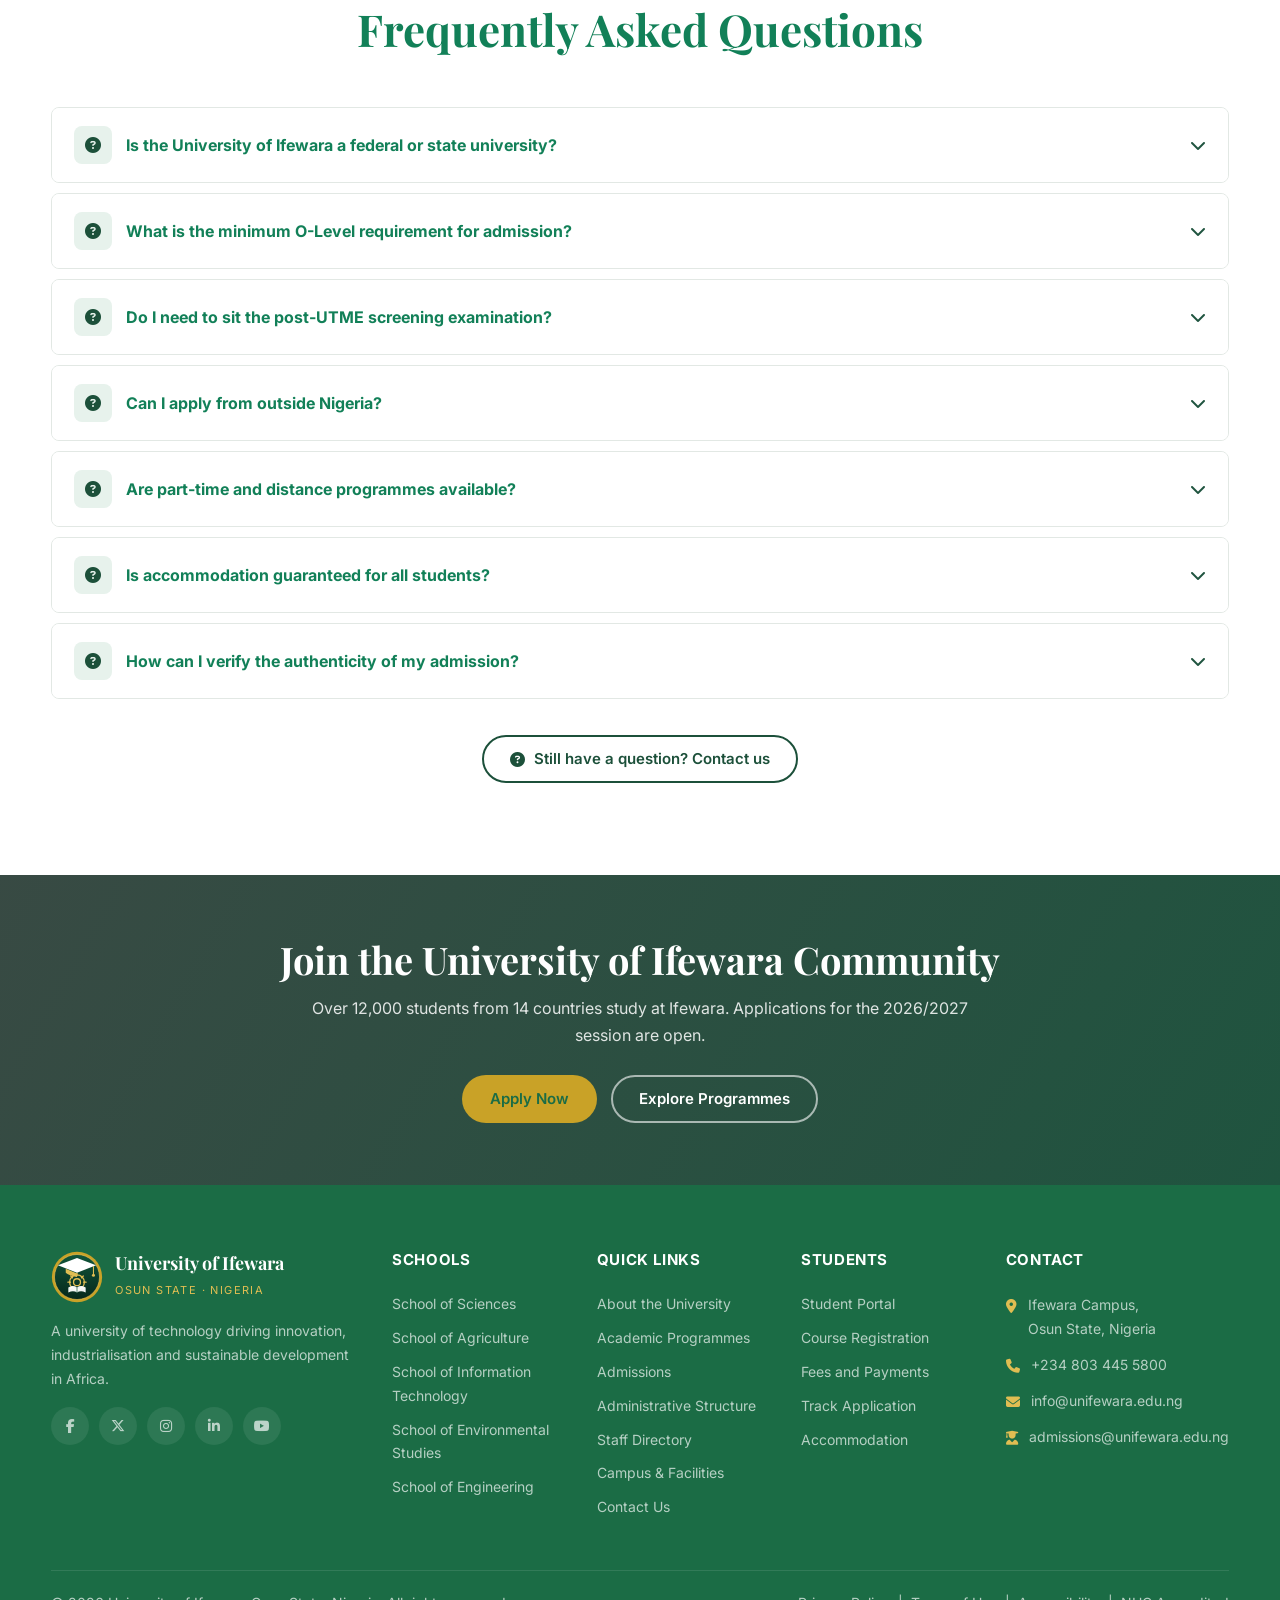
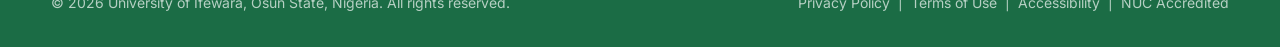
<file: about.html>
<!DOCTYPE html>
<html lang="en">
<head>
<meta charset="UTF-8">
<meta name="viewport" content="width=device-width, initial-scale=1.0">
<title>About the University | University of Ifewara, Osun State, Nigeria</title>
<meta name="description" content="History, vision, mission, core values, leadership and the governing council of the University of Ifewara, Osun State, Nigeria.">
<meta name="theme-color" content="#06281c">

<link rel="preconnect" href="https://fonts.googleapis.com">
<link rel="preconnect" href="https://fonts.gstatic.com" crossorigin>
<link href="https://fonts.googleapis.com/css2?family=Inter:wght@400;500;600;700;800&family=Playfair+Display:ital,wght@0,600;0,700;1,600&display=swap" rel="stylesheet">
<link rel="stylesheet" href="https://cdnjs.cloudflare.com/ajax/libs/font-awesome/6.5.2/css/all.min.css">
<link rel="icon" href="images/logo.svg" type="image/svg+xml">
<link rel="stylesheet" href="style.css">
</head>

<body>
<a class="skip-link" href="#main">Skip to main content</a>

<div class="topbar">
    <div class="container">
        <div class="topbar-items">
            <span><i class="fa-solid fa-location-dot"></i> Ifewara Campus, Osun State, Nigeria</span>
            <span><i class="fa-solid fa-phone"></i> +234 803 445 5800</span>
            <span><i class="fa-solid fa-envelope"></i> info@unifewara.edu.ng</span>
        </div>
        <div class="topbar-links">
            <a href="structure.html">Staff Directory</a>
            <a href="campus.html">Campus Life</a>
            <a href="admissions.html">Admissions</a>
            <a href="#portal">Student Portal</a>
        </div>
    </div>
</div>

<header class="site-header" id="siteHeader">
    <div class="container nav-inner">
        <a class="brand" href="index.html">
            <img src="images/logo.svg" alt="University of Ifewara crest">
            <span class="brand-text">
                <strong>UNIVERSITY OF IFEWARA</strong>
                <small>Osun State &middot; Nigeria</small>
            </span>
        </a>
        <nav class="nav" id="nav" aria-label="Main navigation">
            <a href="index.html">Home</a>
            <a href="about.html" class="active">About</a>
            <a href="schools.html">Schools</a>
            <a href="programmes.html">Programmes</a>
            <a href="structure.html">Structure</a>
            <a href="staff.html">Staff</a>
            <a href="admissions.html">Admissions</a>
            <a href="campus.html">Campus</a>
            <a href="contact.html">Contact</a>
            <a href="portal/login.html" class="nav-portal"><i class="fa-solid fa-user-graduate"></i> Student Portal</a>
        </nav>
        <div class="header-cta">
                        <a href="portal/login.html" class="btn btn-portal btn-sm"><i class="fa-solid fa-user-graduate"></i> Student Portal</a>
<a href="admissions.html" class="btn btn-gold btn-sm">Apply Now</a>
            <button class="menu-btn" id="menuBtn" aria-label="Toggle menu" aria-expanded="false">
                <i class="fa-solid fa-bars"></i>
            </button>
        </div>
    </div>
</header>

<main id="main">

    <section class="page-hero">
        <div class="page-hero-bg">
            <img src="images/campus-view.jpg" alt="University of Ifewara campus">
        </div>
        <div class="container">
            <nav class="breadcrumb" aria-label="Breadcrumb">
                <a href="index.html">Home</a>
                <i class="fa-solid fa-chevron-right"></i>
                <span>About the University</span>
            </nav>
            <h1>About the University of Ifewara</h1>
            <p>
                Our history, our vision, our mission and the people who lead the University of
                Ifewara &mdash; a university of technology in Osun State, Nigeria.
            </p>
        </div>
    </section>

    <!-- ============ OVERVIEW ============ -->
    <section class="section">
        <div class="container split">
            <div>
                <p class="eyebrow">Our Story</p>
                <h2>A University Born to Build</h2>
                <p style="margin-top:16px;">
                    The University of Ifewara was established by statute in 2009 to address the
                    shortage of technologists and technical professionals in the South-West of
                    Nigeria. What began with two departments and 180 students has grown into five
                    schools, twenty departments and more than twelve thousand students from fourteen
                    countries.
                </p>
                <p style="margin-top:14px;">
                    The University is located in Ifewara, a town of rolling terrain, cascading
                    waterfalls and productive farmland, about thirty kilometres from Osogbo. The
                    surroundings are not incidental to our mission: the teaching farm, the dam and
                    the forest reserves around campus are part of the laboratory.
                </p>
                <p style="margin-top:14px;">
                    Today the University is a full university of technology, offering undergraduate,
                    postgraduate, part-time, weekend and distance programmes across science,
                    agriculture, information technology, environmental studies and engineering.
                </p>

                <div class="grid grid-2" style="margin-top:28px;gap:16px;">
                    <div class="card"><h3>2009</h3><p>University established by statute with two departments.</p></div>
                    <div class="card"><h3>2013</h3><p>First graduating cohort of 96 undergraduates.</p></div>
                    <div class="card"><h3>2017</h3><p>Engineering and Information Technology schools established.</p></div>
                    <div class="card"><h3>2026</h3><p>Five schools, twenty departments, 12,000+ students.</p></div>
                </div>
            </div>
            <div class="split-media reveal">
                <img src="images/main-gate.jpg" alt="Main gate of the University of Ifewara">
            </div>
        </div>
    </section>

    <!-- ============ VISION MISSION ============ -->
    <section class="section green">
        <div class="container">
            <div class="section-head">
                <p class="eyebrow light">Our Purpose</p>
                <h2>Vision, Mission and Core Values</h2>
            </div>

            <div class="grid grid-2">
                <div class="card">
                    <div class="icon-circle"><i class="fa-solid fa-eye"></i></div>
                    <h3>Vision</h3>
                    <p>
                        To be a world-class university of technology in Africa, producing innovators
                        who solve real problems and lead sustainable development.
                    </p>
                </div>
                <div class="card">
                    <div class="icon-circle"><i class="fa-solid fa-bullseye"></i></div>
                    <h3>Mission</h3>
                    <p>
                        To provide quality education in science and technology through excellent
                        teaching, impactful research, committed staff and strong industry linkages,
                        for the benefit of society.
                    </p>
                </div>
            </div>

            <div class="grid grid-3" style="margin-top:24px;">
                <div class="card">
                    <h3>Excellence</h3>
                    <p>We hold ourselves to the highest academic and professional standards.</p>
                </div>
                <div class="card">
                    <h3>Integrity</h3>
                    <p>Honesty in teaching, research, examination and administration.</p>
                </div>
                <div class="card">
                    <h3>Innovation</h3>
                    <p>We turn ideas and discoveries into products and services that work.</p>
                </div>
                <div class="card">
                    <h3>Service</h3>
                    <p>We serve our community, our region and the wider African continent.</p>
                </div>
                <div class="card">
                    <h3>Inclusivity</h3>
                    <p>Access to quality education for every student, regardless of background.</p>
                </div>
                <div class="card">
                    <h3>Sustainability</h3>
                    <p>We teach and practise environmental responsibility in all we do.</p>
                </div>
            </div>
        </div>
    </section>

    <!-- ============ LEADERSHIP ============ -->
    <section class="section">
        <div class="container">
            <div class="section-head">
                <p class="eyebrow">University Officers</p>
                <h2>Leadership and Administrative Officers</h2>
                <p>
                    The University is led by the Vice-Chancellor, assisted by two Deputy
                    Vice-Chancellors, the Registrar, the Bursar and a team of directors. These
                    officers report to the Governing Council and the Senate.
                </p>
            </div>

            <div class="leader-grid" id="leadershipGrid"></div>
        </div>
    </section>

    <!-- ============ GOVERNANCE PREVIEW ============ -->
    <section class="section cream">
        <div class="container">
            <div class="section-head">
                <p class="eyebrow">Governance</p>
                <h2>Governing Bodies at a Glance</h2>
                <p>
                    A three-tier governance model separates policy from academic authority and
                    daily administration. Full composition details are on the
                    <a href="structure.html" style="color:var(--green-700);font-weight:700;">structure page</a>.
                </p>
            </div>

            <div class="grid grid-3">
                <article class="card reveal">
                    <div class="icon-circle"><i class="fa-solid fa-users-gear"></i></div>
                    <h3>Governing Council</h3>
                    <p>Sets policy, approves the budget, appoints officers and authorises major capital projects. Meets twice a year.</p>
                </article>
                <article class="card reveal">
                    <div class="icon-circle"><i class="fa-solid fa-landmark"></i></div>
                    <h3>Senate</h3>
                    <p>The academic authority. Approves programmes, regulations, examinations, results and the award of degrees. Meets monthly.</p>
                </article>
                <article class="card reveal">
                    <div class="icon-circle"><i class="fa-solid fa-gauge-high"></i></div>
                    <h3>Executive Committee</h3>
                    <p>Handles urgent operational matters between Senate meetings and reports to Senate for ratification. Meets fortnightly.</p>
                </article>
            </div>

            <div style="text-align:center;margin-top:40px;">
                <a href="structure.html" class="btn btn-green">
                    <i class="fa-solid fa-sitemap"></i> Full Administrative Structure
                </a>
            </div>
        </div>
    </section>

    <!-- ============ FAQ ============ -->
    <section class="section">
        <div class="container">
            <div class="section-head">
                <p class="eyebrow">Questions</p>
                <h2>Frequently Asked Questions</h2>
            </div>
            <div id="faqList"></div>

            <div style="text-align:center;margin-top:36px;">
                <a href="contact.html" class="btn btn-outline">
                    <i class="fa-solid fa-circle-question"></i> Still have a question? Contact us
                </a>
            </div>
        </div>
    </section>

    <section class="cta-band">
        <div class="container">
            <h2>Join the University of Ifewara Community</h2>
            <p>Over 12,000 students from 14 countries study at Ifewara. Applications for the 2026/2027 session are open.</p>
            <div class="hero-actions">
                <a href="admissions.html" class="btn btn-gold">Apply Now</a>
                <a href="programmes.html" class="btn btn-ghost">Explore Programmes</a>
            </div>
        </div>
    </section>

</main>

<footer class="site-footer">
    <div class="container">
        <div class="footer-grid">
            <div>
                <div class="footer-brand">
                    <img src="images/logo.svg" alt="">
                    <span>
                        <strong>University of Ifewara</strong>
                        <small>Osun State &middot; Nigeria</small>
                    </span>
                </div>
                <p>A university of technology driving innovation, industrialisation and sustainable development in Africa.</p>
                <div class="socials">
                    <a href="#" aria-label="Facebook"><i class="fa-brands fa-facebook-f"></i></a>
                    <a href="#" aria-label="X"><i class="fa-brands fa-x-twitter"></i></a>
                    <a href="#" aria-label="Instagram"><i class="fa-brands fa-instagram"></i></a>
                    <a href="#" aria-label="LinkedIn"><i class="fa-brands fa-linkedin-in"></i></a>
                    <a href="#" aria-label="YouTube"><i class="fa-brands fa-youtube"></i></a>
                </div>
            </div>
            <div>
                <h4>Schools</h4>
                <a href="schools.html#scs">School of Sciences</a>
                <a href="schools.html#sag">School of Agriculture</a>
                <a href="schools.html#sit">School of Information Technology</a>
                <a href="schools.html#sen">School of Environmental Studies</a>
                <a href="schools.html#seg">School of Engineering</a>
            </div>
            <div>
                <h4>Quick Links</h4>
                <a href="about.html">About the University</a>
                <a href="programmes.html">Academic Programmes</a>
                <a href="admissions.html">Admissions</a>
                <a href="structure.html">Administrative Structure</a>
                <a href="staff.html">Staff Directory</a>
                <a href="campus.html">Campus &amp; Facilities</a>
                <a href="contact.html">Contact Us</a>
            </div>
            <div>
                <h4>Students</h4>
                <a href="portal/login.html">Student Portal</a>
                <a href="portal/dashboard.html">Course Registration</a>
                <a href="admissions.html#fees">Fees and Payments</a>
                <a href="portal/login.html#track">Track Application</a>
                <a href="campus.html">Accommodation</a>
            </div>

            <div>
                <h4>Contact</h4>
                <ul class="footer-contact">
                    <li><i class="fa-solid fa-location-dot"></i><span>Ifewara Campus,<br>Osun State, Nigeria</span></li>
                    <li><i class="fa-solid fa-phone"></i><span>+234 803 445 5800</span></li>
                    <li><i class="fa-solid fa-envelope"></i><span>info@unifewara.edu.ng</span></li>
                    <li><i class="fa-solid fa-user-graduate"></i><span>admissions@unifewara.edu.ng</span></li>
                </ul>
            </div>
        </div>
        <div class="footer-bottom">
            <p>&copy; <span id="year">2026</span> University of Ifewara, Osun State, Nigeria. All rights reserved.</p>
            <p>
                <a href="#">Privacy Policy</a> &nbsp;|&nbsp;
                <a href="#">Terms of Use</a> &nbsp;|&nbsp;
                <a href="#">Accessibility</a> &nbsp;|&nbsp;
                <a href="#">NUC Accredited</a>
            </p>
        </div>
    </div>
</footer>

<a href="#" class="whatsapp" id="whatsappBtn" aria-label="Enquire on WhatsApp">
    <i class="fa-brands fa-whatsapp"></i>
</a>
<button class="to-top" id="toTop" aria-label="Back to top">
    <i class="fa-solid fa-arrow-up"></i>
</button>

<script src="data.js"></script>
<script src="script.js"></script>
</body>
</html>
</file>
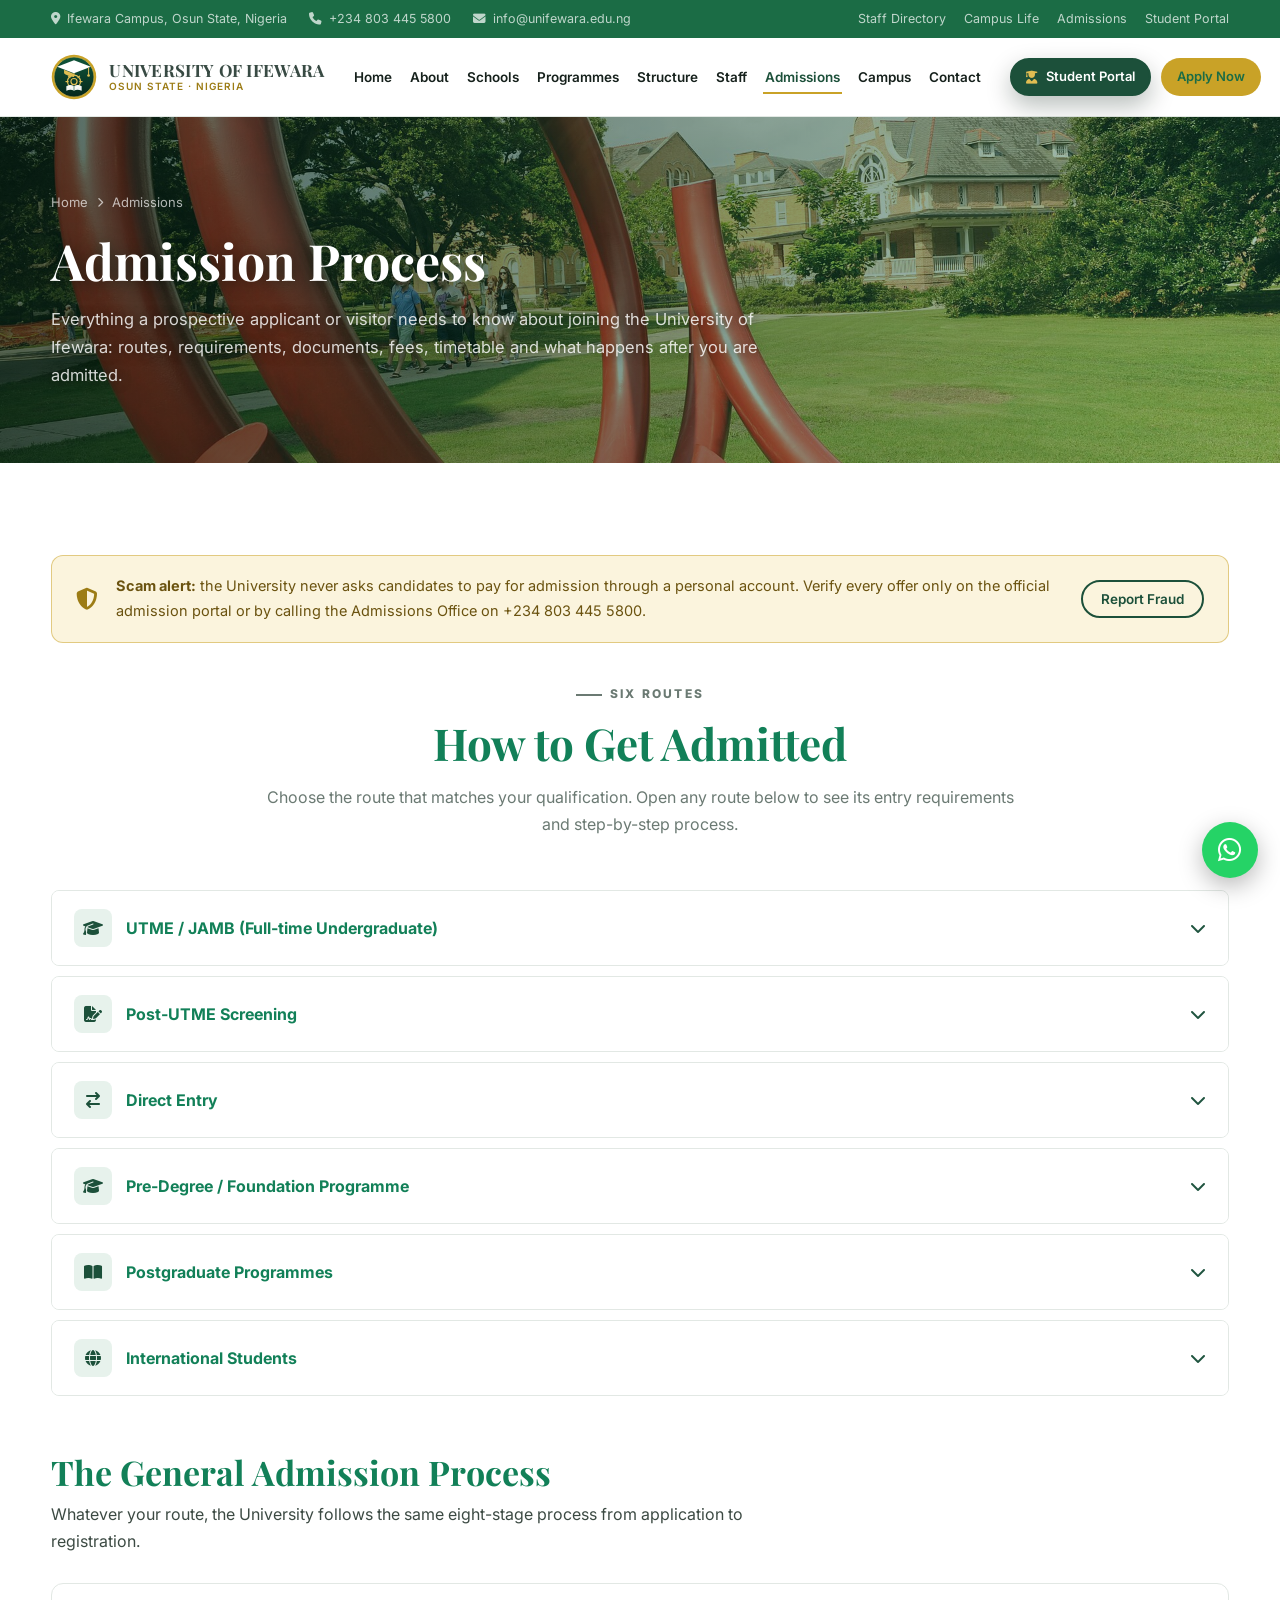
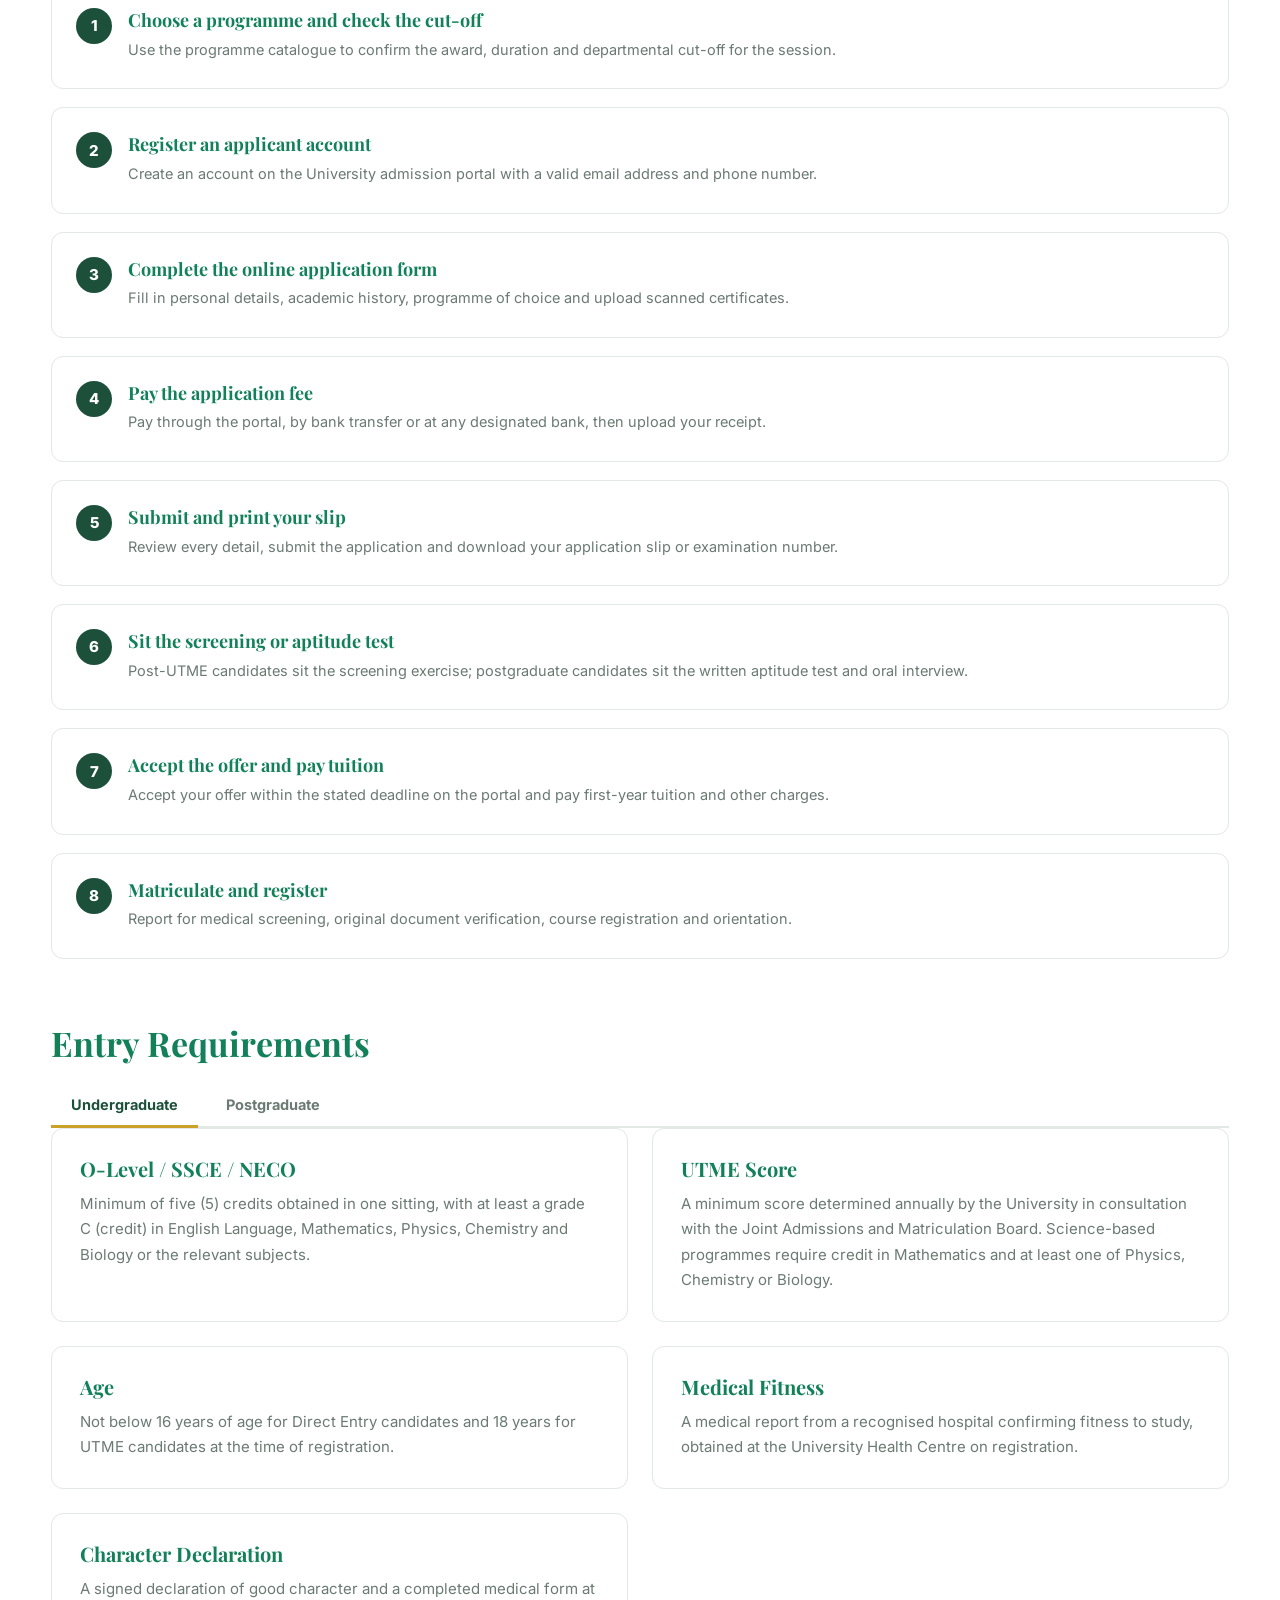
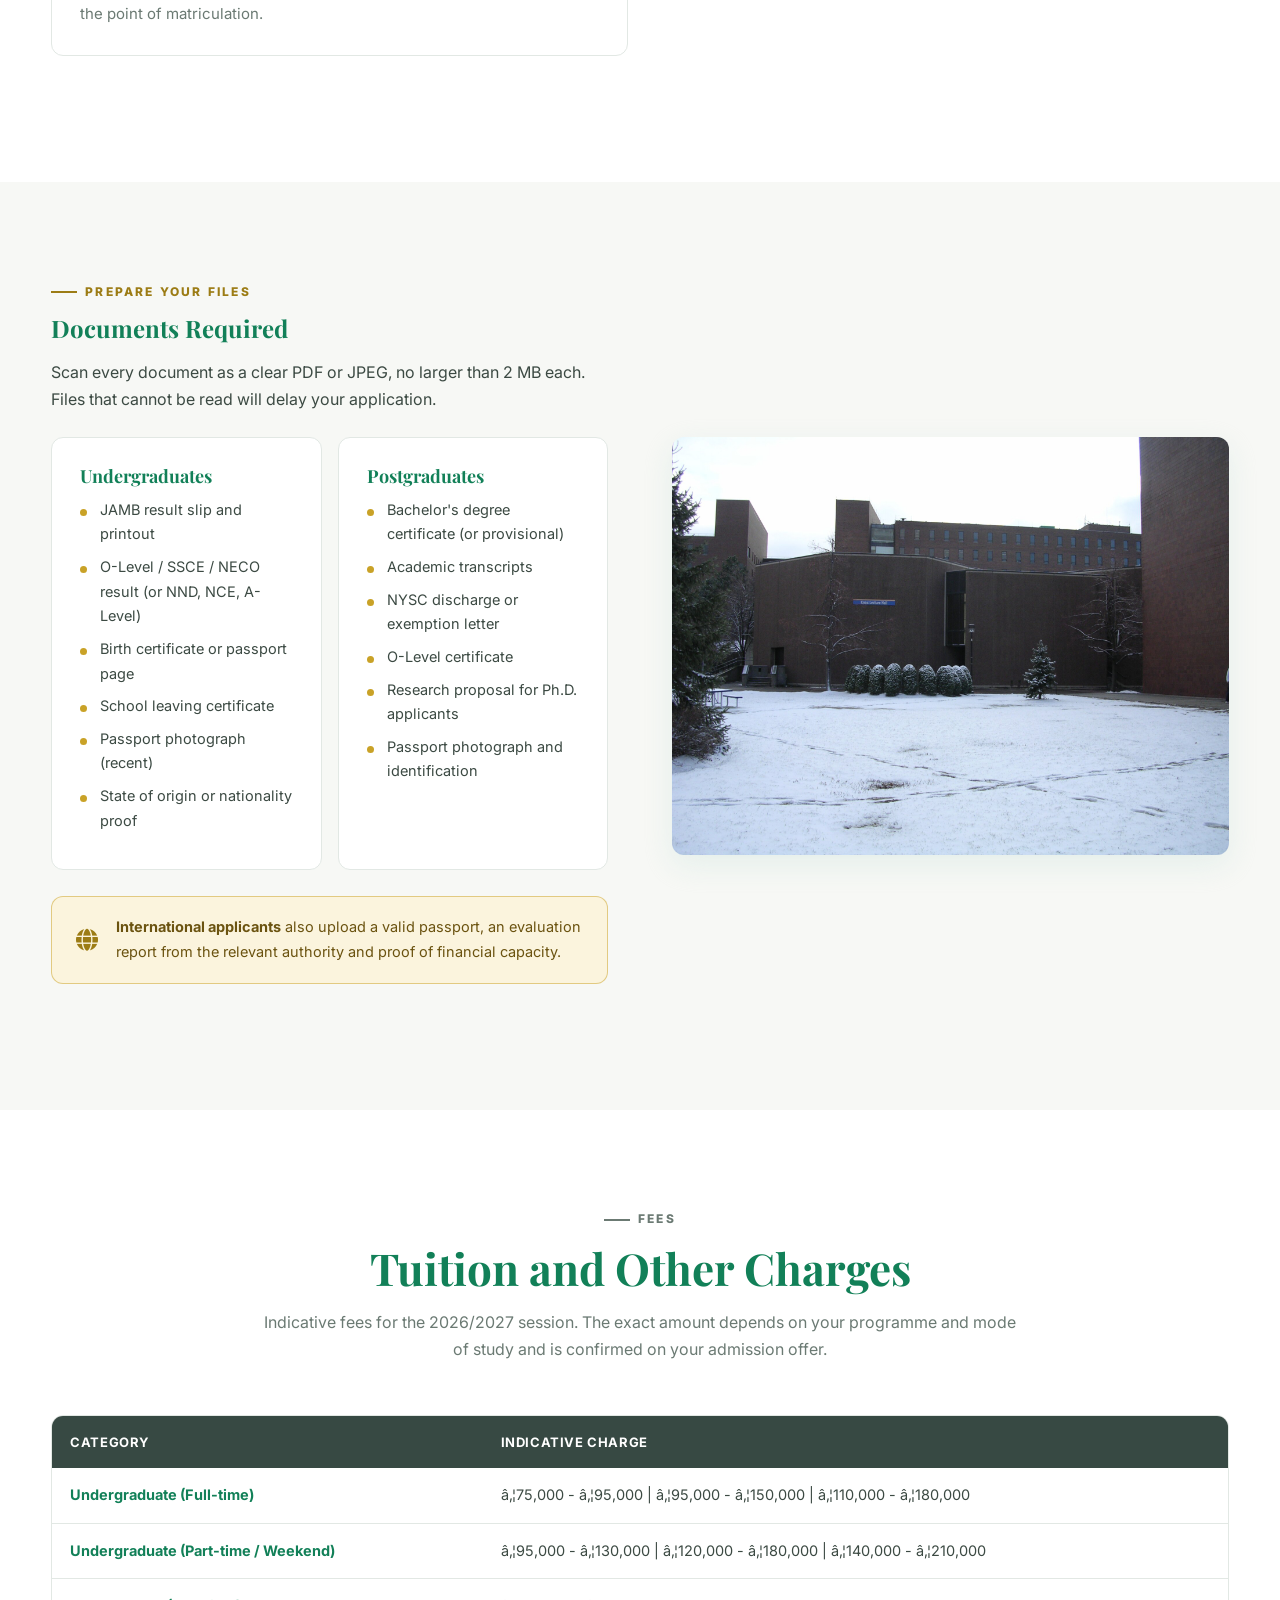
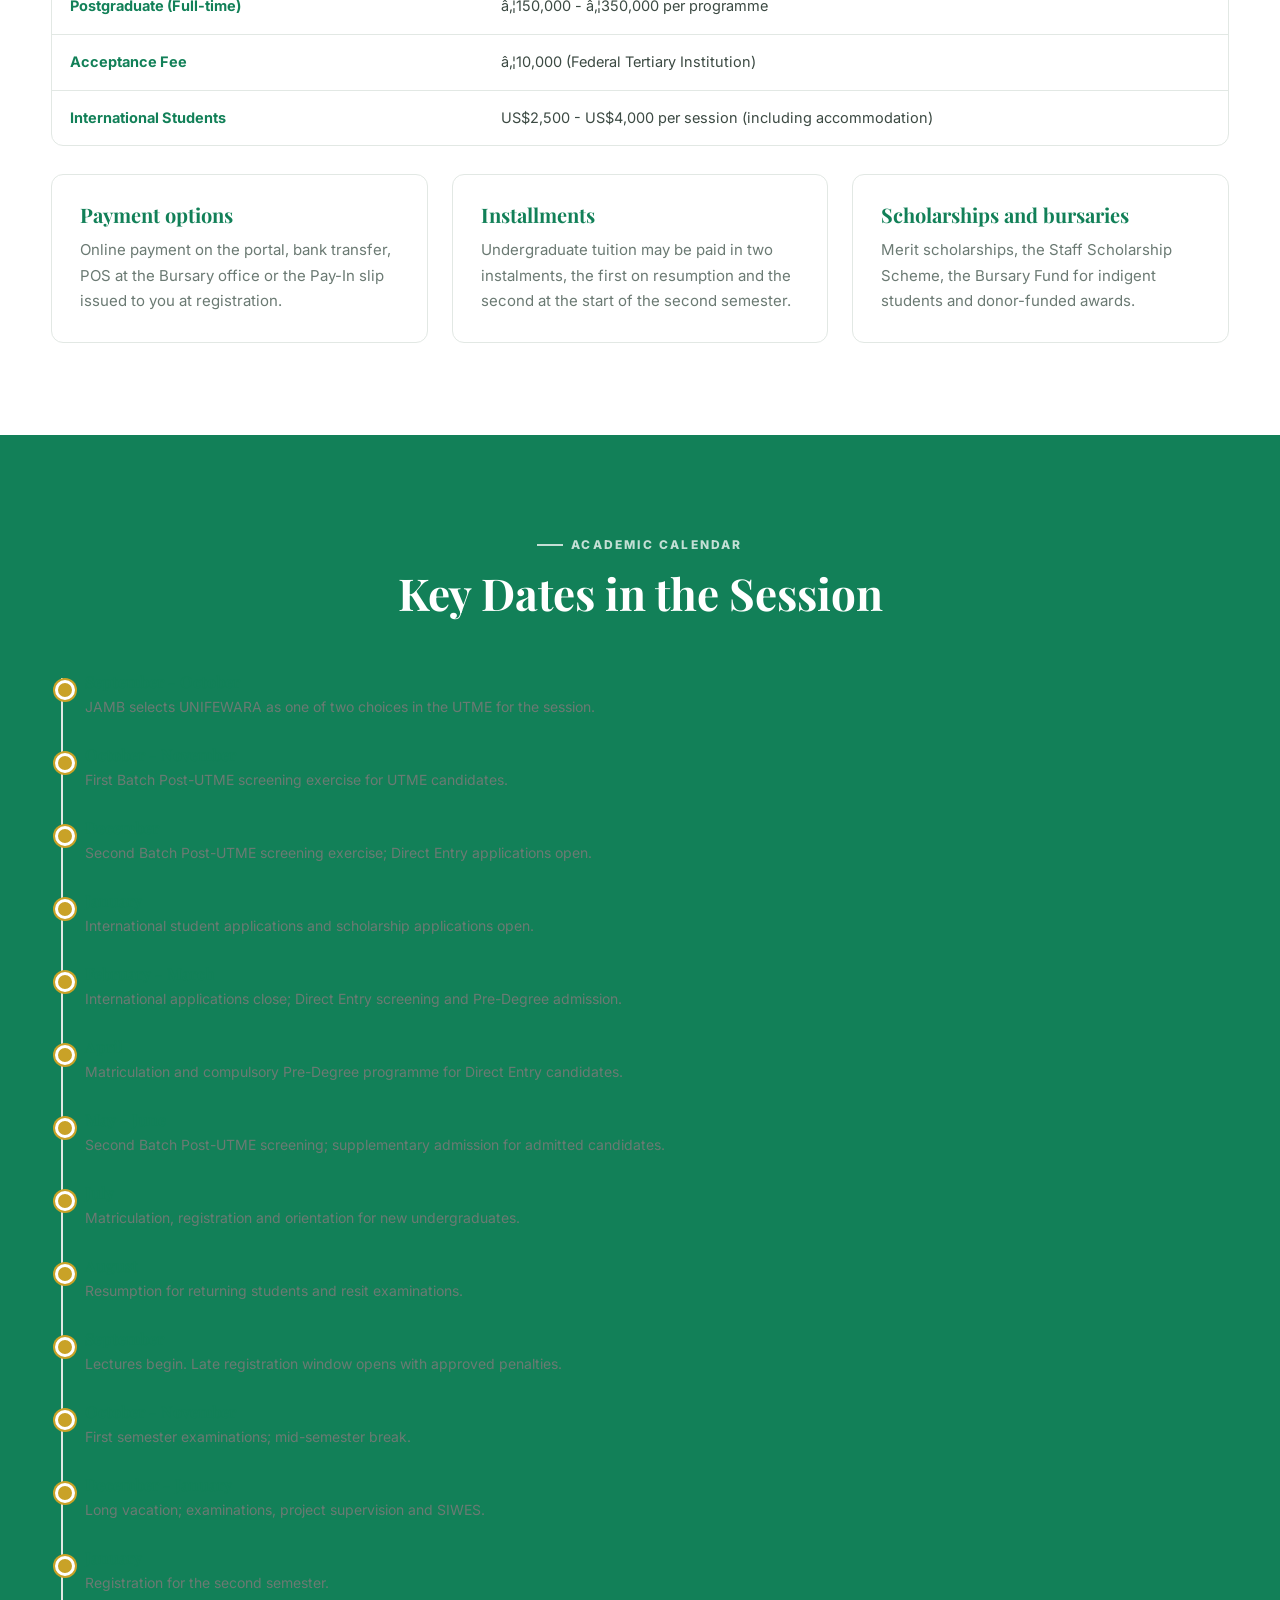
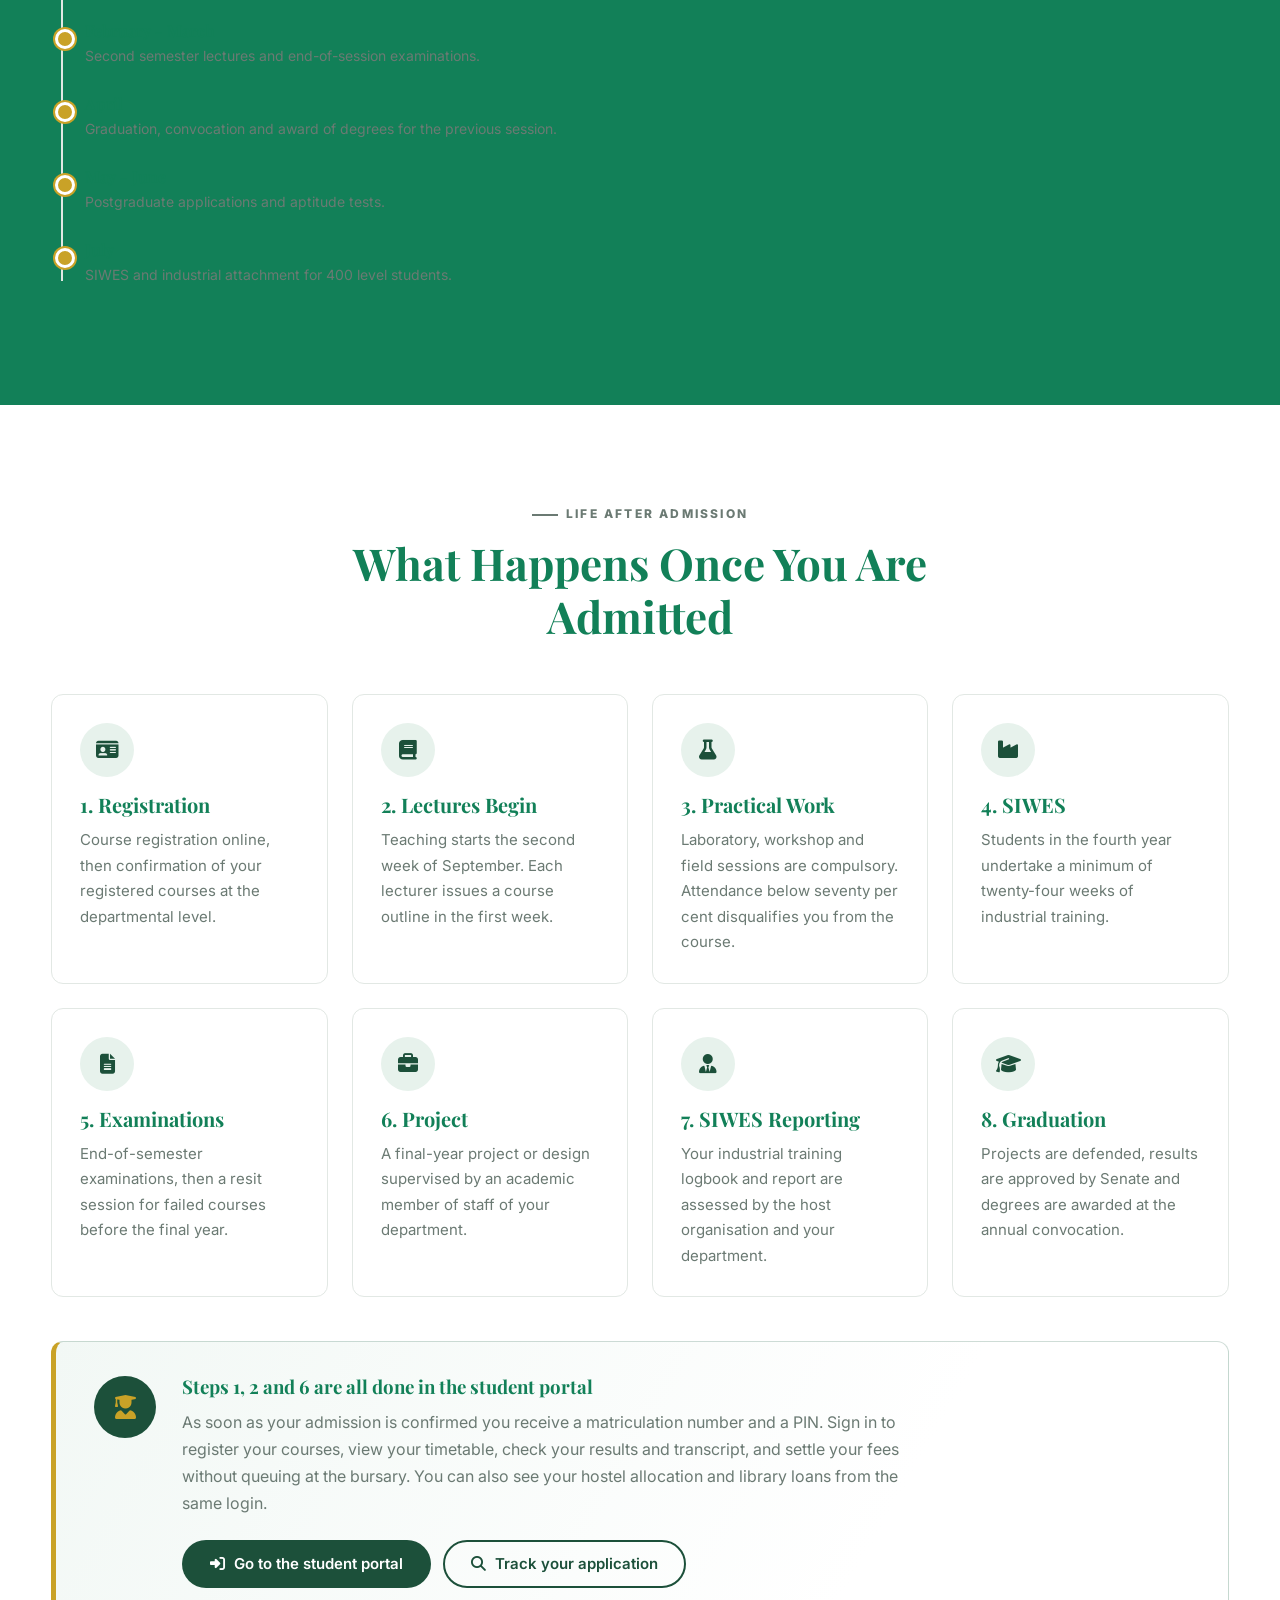
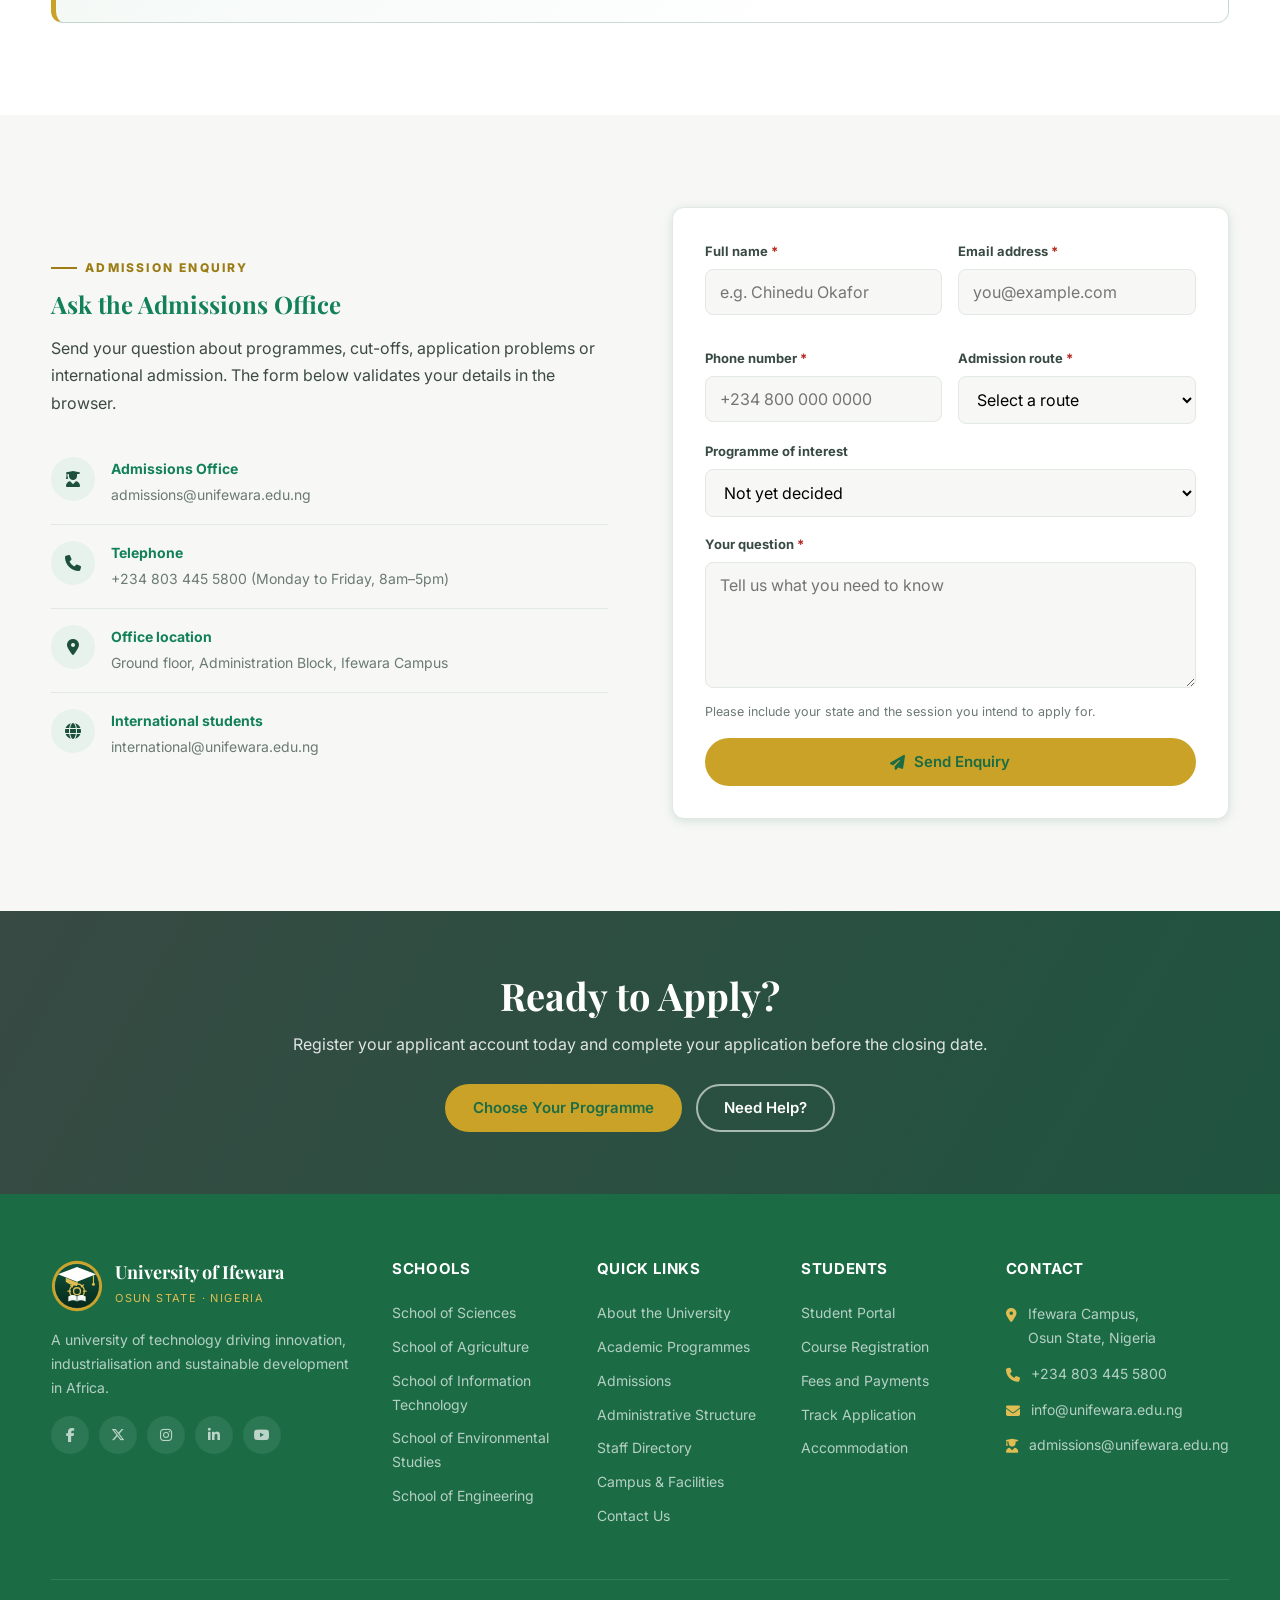
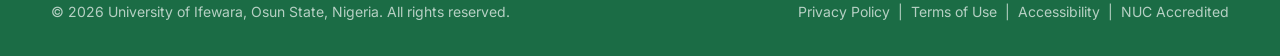
<file: admissions.html>
<!DOCTYPE html>
<html lang="en">
<head>
<meta charset="UTF-8">
<meta name="viewport" content="width=device-width, initial-scale=1.0">
<title>Admissions | University of Ifewara, Osun State, Nigeria</title>
<meta name="description" content="Admission routes, requirements, processes, fees and academic calendar for the University of Ifewara, Osun State, Nigeria: UTME, Direct Entry, Pre-Degree, postgraduate and international students.">
<meta name="theme-color" content="#06281c">

<link rel="preconnect" href="https://fonts.googleapis.com">
<link rel="preconnect" href="https://fonts.gstatic.com" crossorigin>
<link href="https://fonts.googleapis.com/css2?family=Inter:wght@400;500;600;700;800&family=Playfair+Display:ital,wght@0,600;0,700;1,600&display=swap" rel="stylesheet">
<link rel="stylesheet" href="https://cdnjs.cloudflare.com/ajax/libs/font-awesome/6.5.2/css/all.min.css">
<link rel="icon" href="images/logo.svg" type="image/svg+xml">
<link rel="stylesheet" href="style.css">
</head>

<body>
<a class="skip-link" href="#main">Skip to main content</a>

<div class="topbar">
    <div class="container">
        <div class="topbar-items">
            <span><i class="fa-solid fa-location-dot"></i> Ifewara Campus, Osun State, Nigeria</span>
            <span><i class="fa-solid fa-phone"></i> +234 803 445 5800</span>
            <span><i class="fa-solid fa-envelope"></i> info@unifewara.edu.ng</span>
        </div>
        <div class="topbar-links">
            <a href="structure.html">Staff Directory</a>
            <a href="campus.html">Campus Life</a>
            <a href="admissions.html">Admissions</a>
            <a href="#portal">Student Portal</a>
        </div>
    </div>
</div>

<header class="site-header" id="siteHeader">
    <div class="container nav-inner">
        <a class="brand" href="index.html">
            <img src="images/logo.svg" alt="University of Ifewara crest">
            <span class="brand-text">
                <strong>UNIVERSITY OF IFEWARA</strong>
                <small>Osun State &middot; Nigeria</small>
            </span>
        </a>
        <nav class="nav" id="nav" aria-label="Main navigation">
            <a href="index.html">Home</a>
            <a href="about.html">About</a>
            <a href="schools.html">Schools</a>
            <a href="programmes.html">Programmes</a>
            <a href="structure.html">Structure</a>
            <a href="staff.html">Staff</a>
            <a href="admissions.html" class="active">Admissions</a>
            <a href="campus.html">Campus</a>
            <a href="contact.html">Contact</a>
            <a href="portal/login.html" class="nav-portal"><i class="fa-solid fa-user-graduate"></i> Student Portal</a>
        </nav>
        <div class="header-cta">
            <a href="portal/login.html" class="btn btn-portal btn-sm"><i class="fa-solid fa-user-graduate"></i> Student Portal</a>
            <a href="#routes" class="btn btn-gold btn-sm">Apply Now</a>
            <button class="menu-btn" id="menuBtn" aria-label="Toggle menu" aria-expanded="false">
                <i class="fa-solid fa-bars"></i>
            </button>
        </div>
    </div>
</header>

<main id="main">

    <section class="page-hero">
        <div class="page-hero-bg">
            <img src="images/students-campus.jpg" alt="Students walking on campus">
        </div>
        <div class="container">
            <nav class="breadcrumb" aria-label="Breadcrumb">
                <a href="index.html">Home</a>
                <i class="fa-solid fa-chevron-right"></i>
                <span>Admissions</span>
            </nav>
            <h1>Admission Process</h1>
            <p>
                Everything a prospective applicant or visitor needs to know about joining the
                University of Ifewara: routes, requirements, documents, fees, timetable and what
                happens after you are admitted.
            </p>
        </div>
    </section>

    <!-- ============ NOTICE ============ -->
    <section class="section">
        <div class="container">
            <div class="notice">
                <i class="fa-solid fa-shield-halved"></i>
                <p>
                    <strong>Scam alert:</strong> the University never asks candidates to pay for
                    admission through a personal account. Verify every offer only on the official
                    admission portal or by calling the Admissions Office on +234 803 445 5800.
                </p>
                <a href="contact.html" class="btn btn-outline btn-sm">Report Fraud</a>
            </div>

            <!-- ============ ADMISSION ROUTES ============ -->
            <div class="section-head">
                <p class="eyebrow">Six Routes</p>
                <h2>How to Get Admitted</h2>
                <p>
                    Choose the route that matches your qualification. Open any route below to see its
                    entry requirements and step-by-step process.
                </p>
            </div>

            <div id="admissionRoutes"></div>

            <!-- ============ GENERAL PROCESS ============ -->
            <h2 style="font-size:clamp(24px,3.4vw,34px);margin:56px 0 8px;">The General Admission Process</h2>
            <p style="max-width:760px;margin-bottom:28px;">
                Whatever your route, the University follows the same eight-stage process from
                application to registration.
            </p>

            <div class="steps">
                <div class="step reveal">
                    <h4>Choose a programme and check the cut-off</h4>
                    <p>Use the programme catalogue to confirm the award, duration and departmental cut-off for the session.</p>
                </div>
                <div class="step reveal">
                    <h4>Register an applicant account</h4>
                    <p>Create an account on the University admission portal with a valid email address and phone number.</p>
                </div>
                <div class="step reveal">
                    <h4>Complete the online application form</h4>
                    <p>Fill in personal details, academic history, programme of choice and upload scanned certificates.</p>
                </div>
                <div class="step reveal">
                    <h4>Pay the application fee</h4>
                    <p>Pay through the portal, by bank transfer or at any designated bank, then upload your receipt.</p>
                </div>
                <div class="step reveal">
                    <h4>Submit and print your slip</h4>
                    <p>Review every detail, submit the application and download your application slip or examination number.</p>
                </div>
                <div class="step reveal">
                    <h4>Sit the screening or aptitude test</h4>
                    <p>Post-UTME candidates sit the screening exercise; postgraduate candidates sit the written aptitude test and oral interview.</p>
                </div>
                <div class="step reveal">
                    <h4>Accept the offer and pay tuition</h4>
                    <p>Accept your offer within the stated deadline on the portal and pay first-year tuition and other charges.</p>
                </div>
                <div class="step reveal">
                    <h4>Matriculate and register</h4>
                    <p>Report for medical screening, original document verification, course registration and orientation.</p>
                </div>
            </div>

            <!-- ============ REQUIREMENTS TABS ============ -->
            <h2 style="font-size:clamp(24px,3.4vw,34px);margin:64px 0 20px;">Entry Requirements</h2>

            <div class="tabs" data-tabs="level">
                <div class="tab-list" role="tablist">
                    <button class="tab-btn active" data-tab="undergraduate" role="tab" aria-selected="true">
                        Undergraduate
                    </button>
                    <button class="tab-btn" data-tab="postgraduate" role="tab" aria-selected="false">
                        Postgraduate
                    </button>
                </div>

                <div class="tab-panel active" data-panel="undergraduate" role="tabpanel">
                    <div id="ugRequirements"></div>
                </div>

                <div class="tab-panel" data-panel="postgraduate" role="tabpanel">
                    <div id="pgRequirements"></div>
                </div>
            </div>
        </div>
    </section>

    <!-- ============ DOCUMENTS ============ -->
    <section class="section cream">
        <div class="container split">
            <div>
                <p class="eyebrow">Prepare Your Files</p>
                <h2>Documents Required</h2>
                <p style="margin-top:16px;">
                    Scan every document as a clear PDF or JPEG, no larger than 2 MB each. Files that
                    cannot be read will delay your application.
                </p>

                <div class="grid grid-2" style="margin-top:24px;gap:16px;">
                    <div class="card">
                        <h3 style="font-size:18px;">Undergraduates</h3>
                        <ul class="dot-list" style="margin-top:10px;">
                            <li>JAMB result slip and printout</li>
                            <li>O-Level / SSCE / NECO result (or NND, NCE, A-Level)</li>
                            <li>Birth certificate or passport page</li>
                            <li>School leaving certificate</li>
                            <li>Passport photograph (recent)</li>
                            <li>State of origin or nationality proof</li>
                        </ul>
                    </div>
                    <div class="card">
                        <h3 style="font-size:18px;">Postgraduates</h3>
                        <ul class="dot-list" style="margin-top:10px;">
                            <li>Bachelor's degree certificate (or provisional)</li>
                            <li>Academic transcripts</li>
                            <li>NYSC discharge or exemption letter</li>
                            <li>O-Level certificate</li>
                            <li>Research proposal for Ph.D. applicants</li>
                            <li>Passport photograph and identification</li>
                        </ul>
                    </div>
                </div>

                <div class="notice" style="margin-top:26px;">
                    <i class="fa-solid fa-globe"></i>
                    <p>
                        <strong>International applicants</strong> also upload a valid passport, an
                        evaluation report from the relevant authority and proof of financial capacity.
                    </p>
                </div>
            </div>

            <div class="split-media reveal">
                <img src="images/lecture-hall.jpg" alt="Lecture hall">
            </div>
        </div>
    </section>

    <!-- ============ FEES ============ -->
    <section class="section">
        <div class="container">
            <div class="section-head">
                <p class="eyebrow">Fees</p>
                <h2>Tuition and Other Charges</h2>
                <p>
                    Indicative fees for the 2026/2027 session. The exact amount depends on your
                    programme and mode of study and is confirmed on your admission offer.
                </p>
            </div>

            <div class="table-wrap">
                <table>
                    <thead>
                        <tr><th>Category</th><th colspan="2">Indicative charge</th></tr>
                    </thead>
                    <tbody id="feesTable"></tbody>
                </table>
            </div>

            <div class="grid grid-3" style="margin-top:28px;">
                <div class="card">
                    <h3>Payment options</h3>
                    <p>Online payment on the portal, bank transfer, POS at the Bursary office or the Pay-In slip issued to you at registration.</p>
                </div>
                <div class="card">
                    <h3>Installments</h3>
                    <p>Undergraduate tuition may be paid in two instalments, the first on resumption and the second at the start of the second semester.</p>
                </div>
                <div class="card">
                    <h3>Scholarships and bursaries</h3>
                    <p>Merit scholarships, the Staff Scholarship Scheme, the Bursary Fund for indigent students and donor-funded awards.</p>
                </div>
            </div>
        </div>
    </section>

    <!-- ============ ACADEMIC CALENDAR ============ -->
    <section class="section green">
        <div class="container">
            <div class="section-head">
                <p class="eyebrow light">Academic Calendar</p>
                <h2>Key Dates in the Session</h2>
            </div>
            <div class="timeline" id="admissionTimeline"></div>
        </div>
    </section>

    <!-- ============ AFTER ADMISSION ============ -->
    <section class="section">
        <div class="container">
            <div class="section-head">
                <p class="eyebrow">Life After Admission</p>
                <h2>What Happens Once You Are Admitted</h2>
            </div>

            <div class="grid grid-4">
                <article class="card reveal">
                    <div class="icon-circle"><i class="fa-solid fa-id-card"></i></div>
                    <h3>1. Registration</h3>
                    <p>Course registration online, then confirmation of your registered courses at the departmental level.</p>
                </article>
                <article class="card reveal">
                    <div class="icon-circle"><i class="fa-solid fa-book"></i></div>
                    <h3>2. Lectures Begin</h3>
                    <p>Teaching starts the second week of September. Each lecturer issues a course outline in the first week.</p>
                </article>
                <article class="card reveal">
                    <div class="icon-circle"><i class="fa-solid fa-flask"></i></div>
                    <h3>3. Practical Work</h3>
                    <p>Laboratory, workshop and field sessions are compulsory. Attendance below seventy per cent disqualifies you from the course.</p>
                </article>
                <article class="card reveal">
                    <div class="icon-circle"><i class="fa-solid fa-industry"></i></div>
                    <h3>4. SIWES</h3>
                    <p>Students in the fourth year undertake a minimum of twenty-four weeks of industrial training.</p>
                </article>
                <article class="card reveal">
                    <div class="icon-circle"><i class="fa-solid fa-file-lines"></i></div>
                    <h3>5. Examinations</h3>
                    <p>End-of-semester examinations, then a resit session for failed courses before the final year.</p>
                </article>
                <article class="card reveal">
                    <div class="icon-circle"><i class="fa-solid fa-briefcase"></i></div>
                    <h3>6. Project</h3>
                    <p>A final-year project or design supervised by an academic member of staff of your department.</p>
                </article>
                <article class="card reveal">
                    <div class="icon-circle"><i class="fa-solid fa-user-tie"></i></div>
                    <h3>7. SIWES Reporting</h3>
                    <p>Your industrial training logbook and report are assessed by the host organisation and your department.</p>
                </article>
                <article class="card reveal">
                    <div class="icon-circle"><i class="fa-solid fa-graduation-cap"></i></div>
                    <h3>8. Graduation</h3>
                    <p>Projects are defended, results are approved by Senate and degrees are awarded at the annual convocation.</p>
                </article>
            </div>

            <div class="portal-notice">
                <div class="portal-notice-icon"><i class="fa-solid fa-user-graduate"></i></div>
                <div>
                    <h3>Steps 1, 2 and 6 are all done in the student portal</h3>
                    <p>As soon as your admission is confirmed you receive a matriculation number and a PIN.
                        Sign in to register your courses, view your timetable, check your results and transcript,
                        and settle your fees without queuing at the bursary. You can also see your hostel
                        allocation and library loans from the same login.</p>
                    <div style="display:flex;gap:12px;flex-wrap:wrap;margin-top:22px">
                        <a href="portal/login.html" class="btn btn-green"><i class="fa-solid fa-right-to-bracket"></i> Go to the student portal</a>
                        <a href="portal/login.html" class="btn btn-portal-light"><i class="fa-solid fa-magnifying-glass"></i> Track your application</a>
                    </div>
                </div>
            </div>
        </div>
    </section>

    <!-- ============ ENQUIRY FORM ============ -->
    <section class="section cream" id="routes">
        <div class="container split">
            <div>
                <p class="eyebrow">Admission Enquiry</p>
                <h2>Ask the Admissions Office</h2>
                <p style="margin-top:16px;">
                    Send your question about programmes, cut-offs, application problems or
                    international admission. The form below validates your details in the browser.
                </p>

                <ul class="contact-list" style="margin-top:24px;">
                    <li>
                        <div class="ci"><i class="fa-solid fa-user-graduate"></i></div>
                        <div><strong>Admissions Office</strong><span>admissions@unifewara.edu.ng</span></div>
                    </li>
                    <li>
                        <div class="ci"><i class="fa-solid fa-phone"></i></div>
                        <div><strong>Telephone</strong><span>+234 803 445 5800 (Monday to Friday, 8am&ndash;5pm)</span></div>
                    </li>
                    <li>
                        <div class="ci"><i class="fa-solid fa-location-dot"></i></div>
                        <div><strong>Office location</strong><span>Ground floor, Administration Block, Ifewara Campus</span></div>
                    </li>
                    <li>
                        <div class="ci"><i class="fa-solid fa-globe"></i></div>
                        <div><strong>International students</strong><span>international@unifewara.edu.ng</span></div>
                    </li>
                </ul>
            </div>

            <div class="form-card">
                <form id="admissionForm" data-validate="admissionMessage">
                    <div class="form-grid">
                        <div class="field">
                            <label for="adName">Full name <span style="color:var(--danger)">*</span></label>
                            <input type="text" id="adName" name="name" placeholder="e.g. Chinedu Okafor" required>
                        </div>
                        <div class="field">
                            <label for="adEmail">Email address <span style="color:var(--danger)">*</span></label>
                            <input type="email" id="adEmail" name="email" placeholder="you@example.com" required>
                        </div>
                        <div class="field">
                            <label for="adPhone">Phone number <span style="color:var(--danger)">*</span></label>
                            <input type="tel" id="adPhone" name="phone" placeholder="+234 800 000 0000" required>
                        </div>
                        <div class="field">
                            <label for="adRoute">Admission route <span style="color:var(--danger)">*</span></label>
                            <select id="adRoute" name="route" required>
                                <option value="">Select a route</option>
                                <option>UTME / JAMB</option>
                                <option>Direct Entry</option>
                                <option>Pre-Degree Programme</option>
                                <option>Postgraduate</option>
                                <option>International Students</option>
                                <option>Part-time / Distance</option>
                            </select>
                        </div>
                    </div>

                    <div class="field">
                        <label for="adInterest">Programme of interest</label>
                        <select id="adInterest" name="programme">
                            <option value="">Not yet decided</option>
                            <option>B.Sc. / B.Eng. / B.Tech. / B.Agric. (Undergraduate)</option>
                            <option>M.Sc. / M.Eng. (Taught Postgraduate)</option>
                            <option>Ph.D. (Doctoral)</option>
                            <option>Diploma or Certificate programme</option>
                        </select>
                    </div>

                    <div class="field">
                        <label for="adMessage">Your question <span style="color:var(--danger)">*</span></label>
                        <textarea id="adMessage" name="message" rows="5" placeholder="Tell us what you need to know" required></textarea>
                        <p class="hint">Please include your state and the session you intend to apply for.</p>
                    </div>

                    <button type="submit" class="btn btn-gold btn-block">
                        <i class="fa-solid fa-paper-plane"></i> Send Enquiry
                    </button>

                    <p class="form-message" id="admissionMessage"></p>
                </form>
            </div>
        </div>
    </section>

    <section class="cta-band">
        <div class="container">
            <h2>Ready to Apply?</h2>
            <p>Register your applicant account today and complete your application before the closing date.</p>
            <div class="hero-actions">
                <a href="programmes.html" class="btn btn-gold">Choose Your Programme</a>
                <a href="contact.html" class="btn btn-ghost">Need Help?</a>
            </div>
        </div>
    </section>

</main>

<footer class="site-footer">
    <div class="container">
        <div class="footer-grid">
            <div>
                <div class="footer-brand">
                    <img src="images/logo.svg" alt="">
                    <span>
                        <strong>University of Ifewara</strong>
                        <small>Osun State &middot; Nigeria</small>
                    </span>
                </div>
                <p>A university of technology driving innovation, industrialisation and sustainable development in Africa.</p>
                <div class="socials">
                    <a href="#" aria-label="Facebook"><i class="fa-brands fa-facebook-f"></i></a>
                    <a href="#" aria-label="X"><i class="fa-brands fa-x-twitter"></i></a>
                    <a href="#" aria-label="Instagram"><i class="fa-brands fa-instagram"></i></a>
                    <a href="#" aria-label="LinkedIn"><i class="fa-brands fa-linkedin-in"></i></a>
                    <a href="#" aria-label="YouTube"><i class="fa-brands fa-youtube"></i></a>
                </div>
            </div>
            <div>
                <h4>Schools</h4>
                <a href="schools.html#scs">School of Sciences</a>
                <a href="schools.html#sag">School of Agriculture</a>
                <a href="schools.html#sit">School of Information Technology</a>
                <a href="schools.html#sen">School of Environmental Studies</a>
                <a href="schools.html#seg">School of Engineering</a>
            </div>
            <div>
                <h4>Quick Links</h4>
                <a href="about.html">About the University</a>
                <a href="programmes.html">Academic Programmes</a>
                <a href="admissions.html">Admissions</a>
                <a href="structure.html">Administrative Structure</a>
                <a href="staff.html">Staff Directory</a>
                <a href="campus.html">Campus &amp; Facilities</a>
                <a href="contact.html">Contact Us</a>
            </div>
            <div>
                <h4>Students</h4>
                <a href="portal/login.html">Student Portal</a>
                <a href="portal/dashboard.html">Course Registration</a>
                <a href="admissions.html#fees">Fees and Payments</a>
                <a href="portal/login.html#track">Track Application</a>
                <a href="campus.html">Accommodation</a>
            </div>

            <div>
                <h4>Contact</h4>
                <ul class="footer-contact">
                    <li><i class="fa-solid fa-location-dot"></i><span>Ifewara Campus,<br>Osun State, Nigeria</span></li>
                    <li><i class="fa-solid fa-phone"></i><span>+234 803 445 5800</span></li>
                    <li><i class="fa-solid fa-envelope"></i><span>info@unifewara.edu.ng</span></li>
                    <li><i class="fa-solid fa-user-graduate"></i><span>admissions@unifewara.edu.ng</span></li>
                </ul>
            </div>
        </div>
        <div class="footer-bottom">
            <p>&copy; <span id="year">2026</span> University of Ifewara, Osun State, Nigeria. All rights reserved.</p>
            <p>
                <a href="#">Privacy Policy</a> &nbsp;|&nbsp;
                <a href="#">Terms of Use</a> &nbsp;|&nbsp;
                <a href="#">Accessibility</a> &nbsp;|&nbsp;
                <a href="#">NUC Accredited</a>
            </p>
        </div>
    </div>
</footer>

<a href="#" class="whatsapp" id="whatsappBtn" aria-label="Enquire on WhatsApp">
    <i class="fa-brands fa-whatsapp"></i>
</a>
<button class="to-top" id="toTop" aria-label="Back to top">
    <i class="fa-solid fa-arrow-up"></i>
</button>

<script src="data.js"></script>
<script src="script.js"></script>
</body>
</html>
</file>
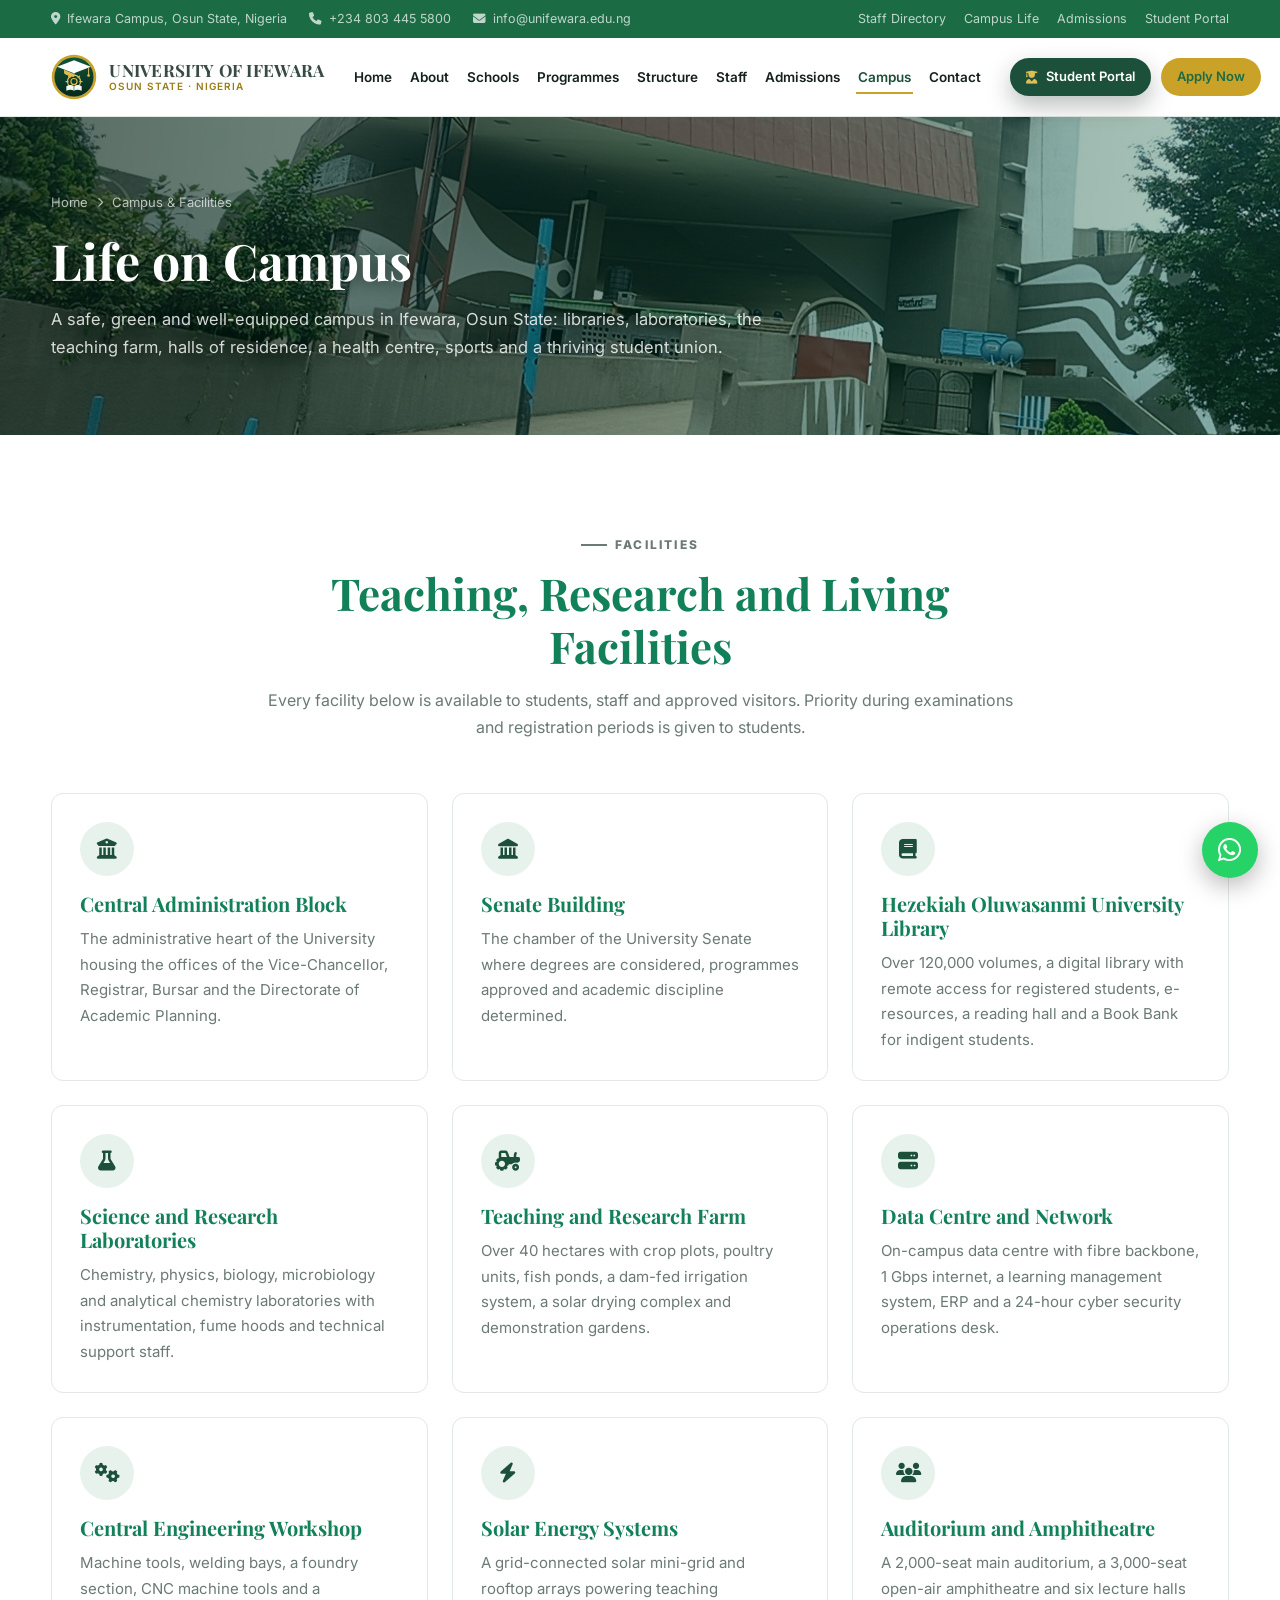
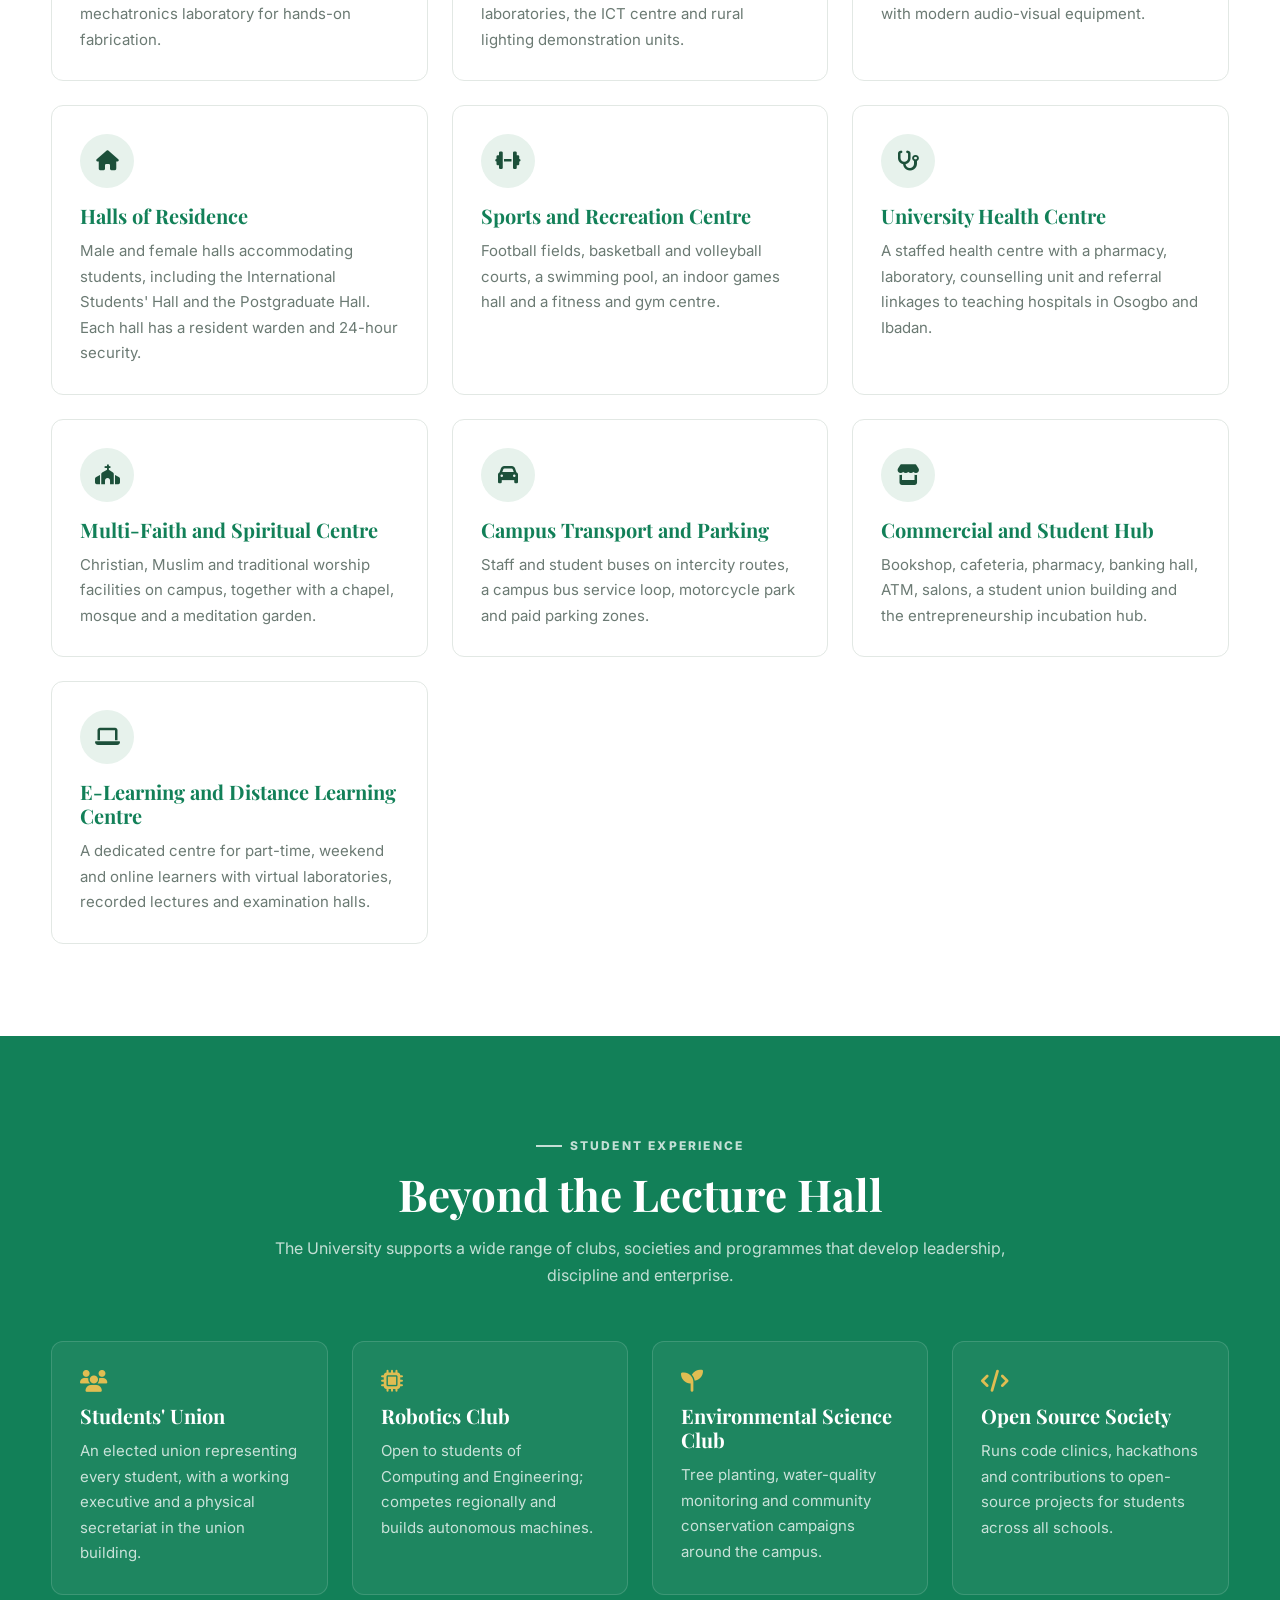
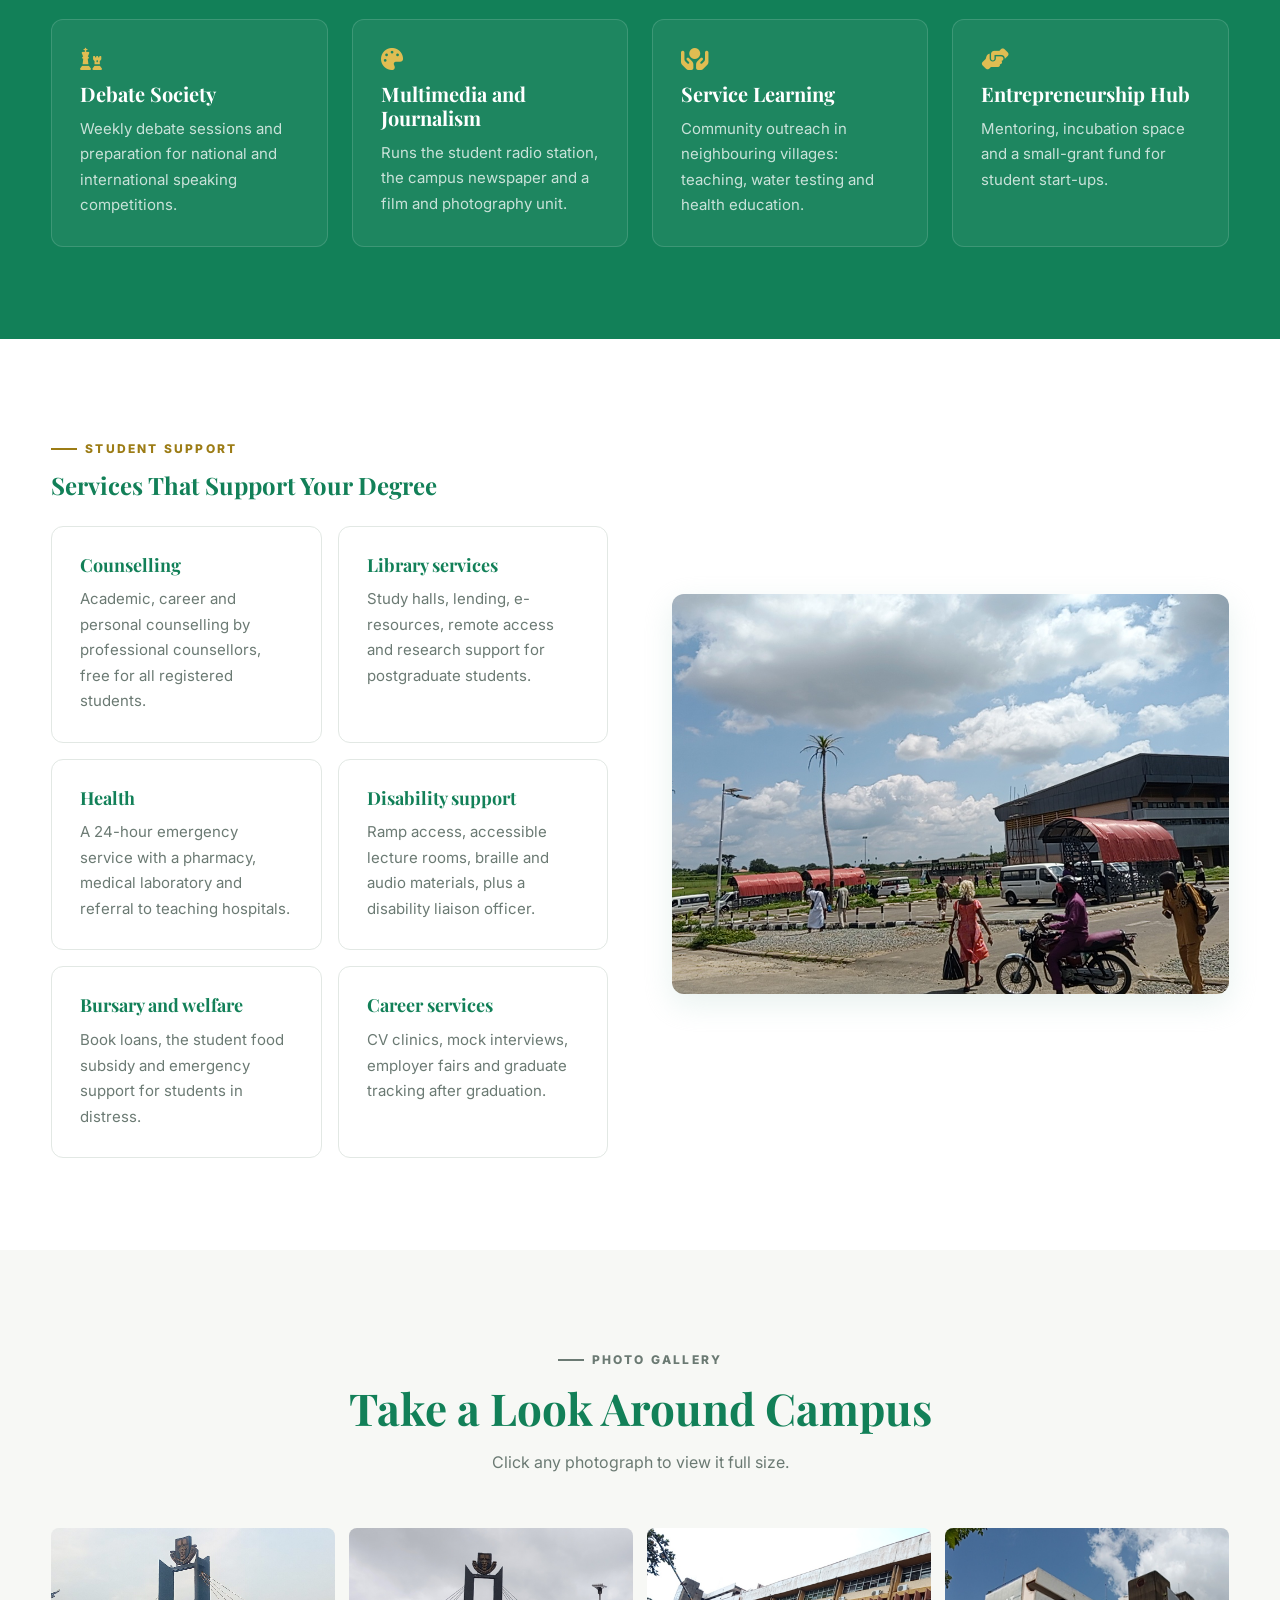
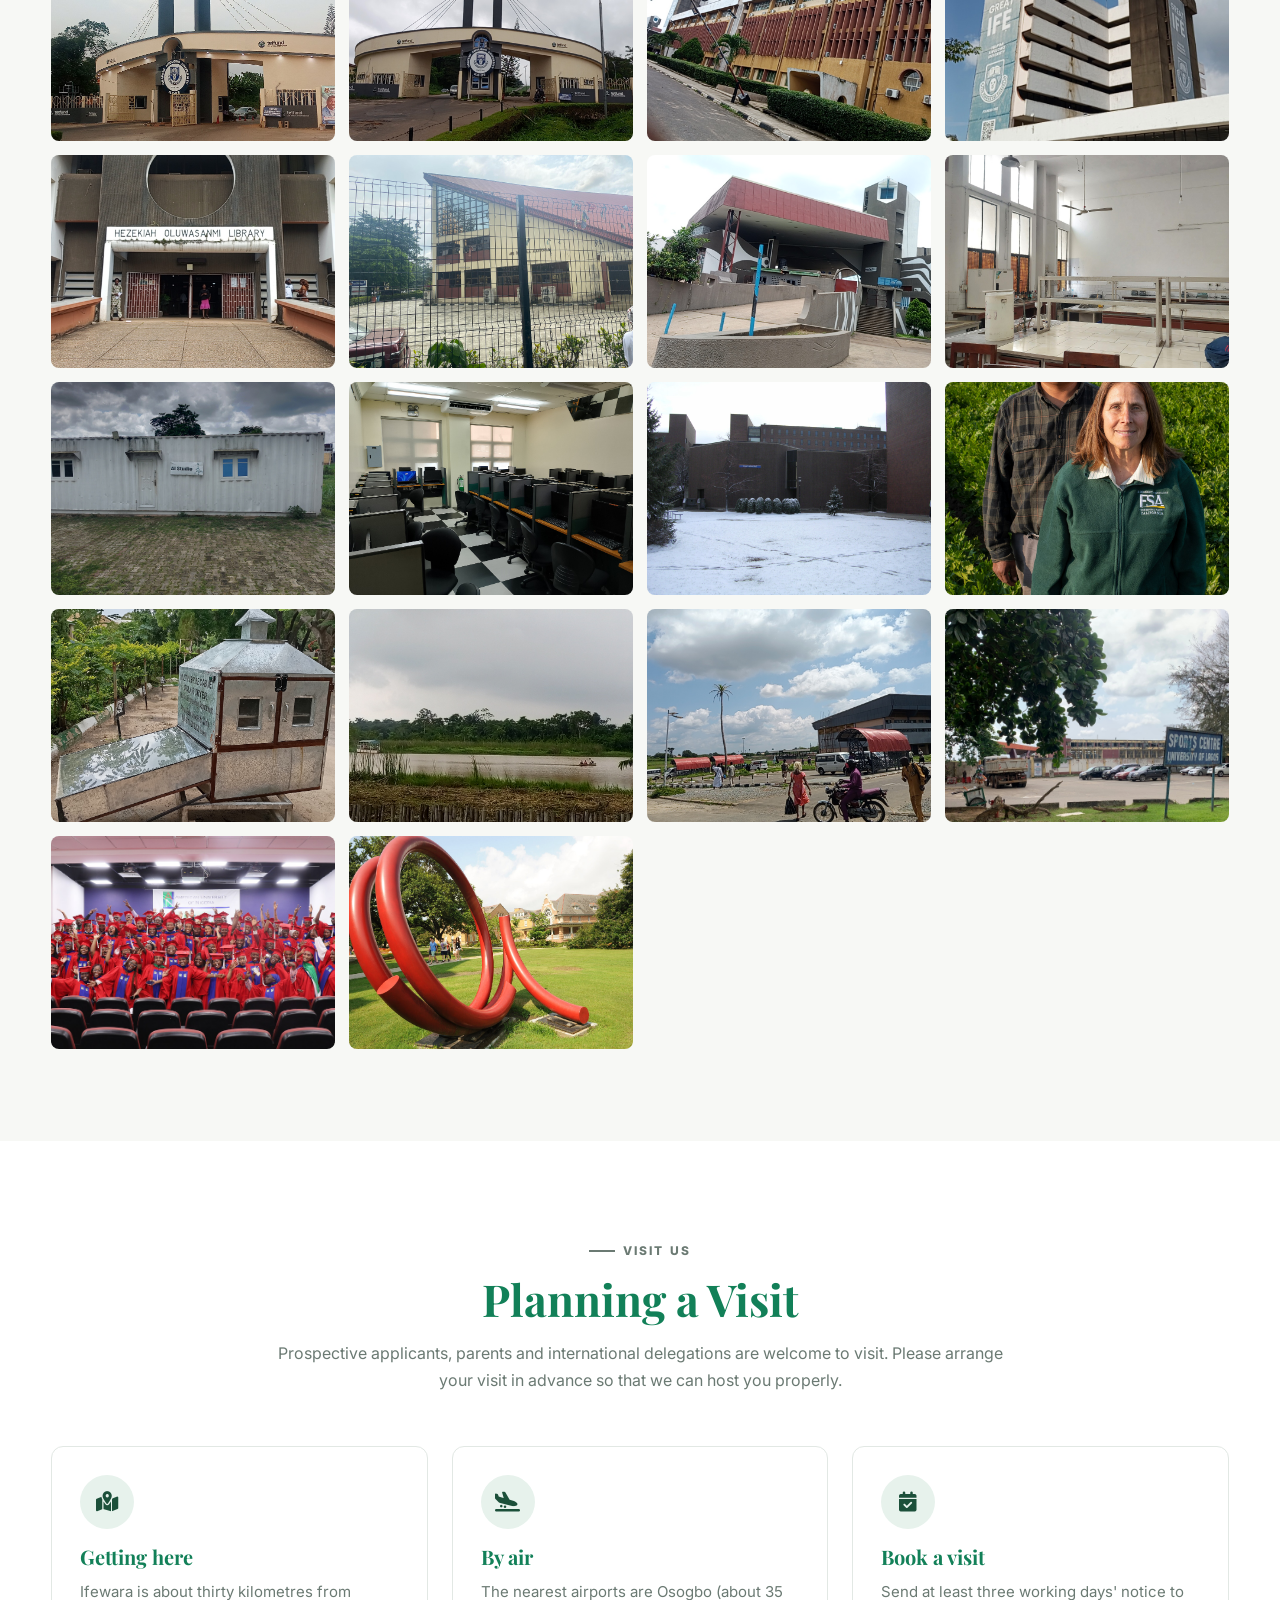
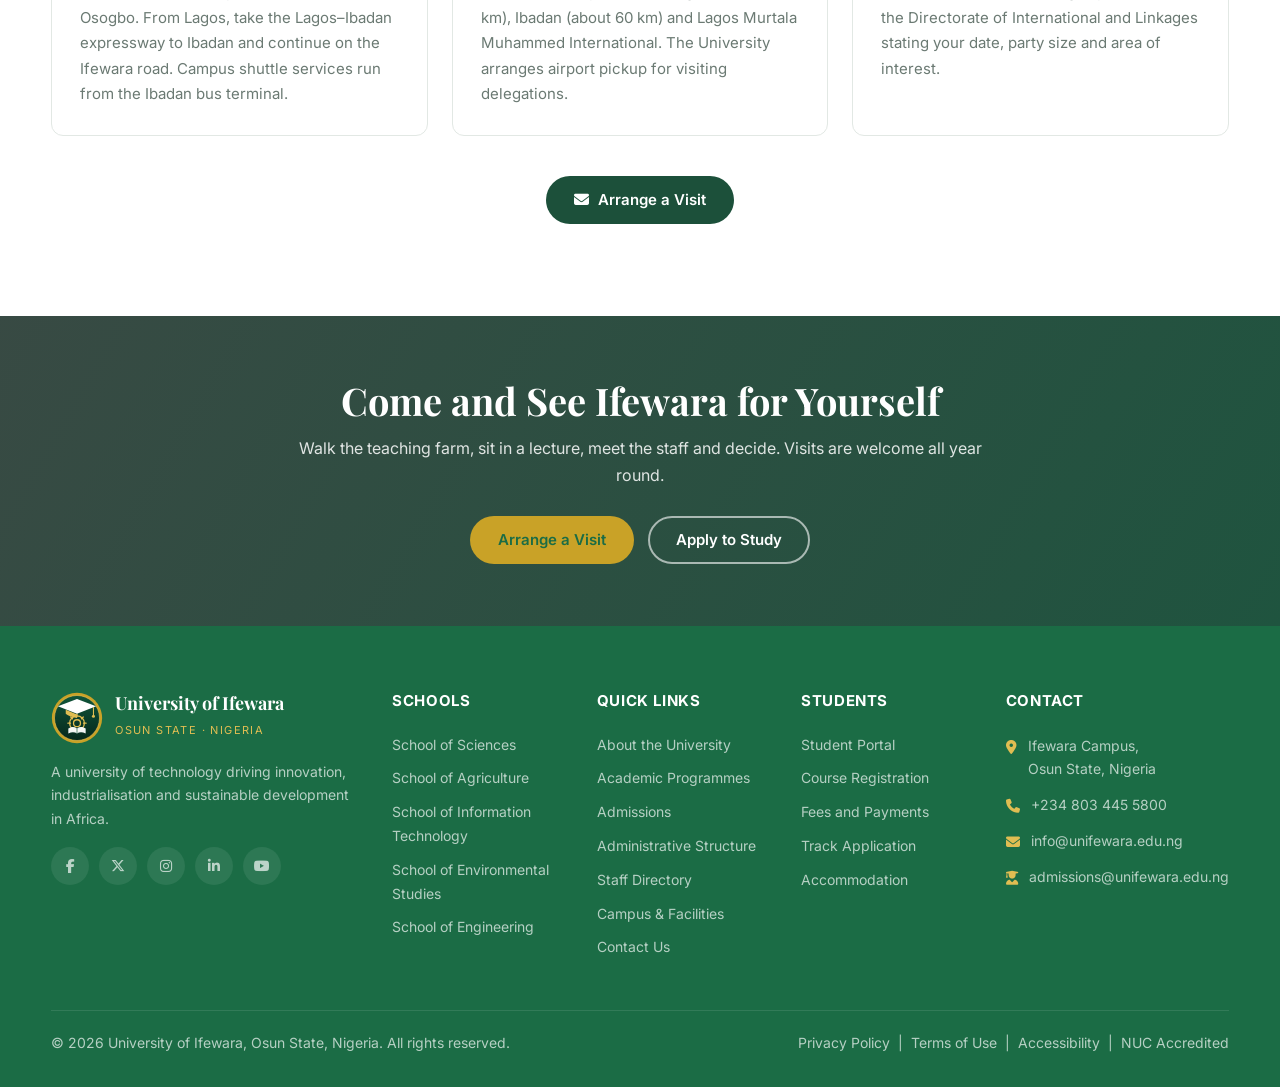
<file: campus.html>
<!DOCTYPE html>
<html lang="en">
<head>
<meta charset="UTF-8">
<meta name="viewport" content="width=device-width, initial-scale=1.0">
<title>Campus, Facilities and Student Life | University of Ifewara, Osun State, Nigeria</title>
<meta name="description" content="Campus facilities and student life at the University of Ifewara: library, laboratories, teaching farm, halls of residence, health centre, sports centre and student organisations.">
<meta name="theme-color" content="#06281c">

<link rel="preconnect" href="https://fonts.googleapis.com">
<link rel="preconnect" href="https://fonts.gstatic.com" crossorigin>
<link href="https://fonts.googleapis.com/css2?family=Inter:wght@400;500;600;700;800&family=Playfair+Display:ital,wght@0,600;0,700;1,600&display=swap" rel="stylesheet">
<link rel="stylesheet" href="https://cdnjs.cloudflare.com/ajax/libs/font-awesome/6.5.2/css/all.min.css">
<link rel="icon" href="images/logo.svg" type="image/svg+xml">
<link rel="stylesheet" href="style.css">
</head>

<body>
<a class="skip-link" href="#main">Skip to main content</a>

<div class="topbar">
    <div class="container">
        <div class="topbar-items">
            <span><i class="fa-solid fa-location-dot"></i> Ifewara Campus, Osun State, Nigeria</span>
            <span><i class="fa-solid fa-phone"></i> +234 803 445 5800</span>
            <span><i class="fa-solid fa-envelope"></i> info@unifewara.edu.ng</span>
        </div>
        <div class="topbar-links">
            <a href="structure.html">Staff Directory</a>
            <a href="campus.html">Campus Life</a>
            <a href="admissions.html">Admissions</a>
            <a href="#portal">Student Portal</a>
        </div>
    </div>
</div>

<header class="site-header" id="siteHeader">
    <div class="container nav-inner">
        <a class="brand" href="index.html">
            <img src="images/logo.svg" alt="University of Ifewara crest">
            <span class="brand-text">
                <strong>UNIVERSITY OF IFEWARA</strong>
                <small>Osun State &middot; Nigeria</small>
            </span>
        </a>
        <nav class="nav" id="nav" aria-label="Main navigation">
            <a href="index.html">Home</a>
            <a href="about.html">About</a>
            <a href="schools.html">Schools</a>
            <a href="programmes.html">Programmes</a>
            <a href="structure.html">Structure</a>
            <a href="staff.html">Staff</a>
            <a href="admissions.html">Admissions</a>
            <a href="campus.html" class="active">Campus</a>
            <a href="contact.html">Contact</a>
            <a href="portal/login.html" class="nav-portal"><i class="fa-solid fa-user-graduate"></i> Student Portal</a>
        </nav>
        <div class="header-cta">
                        <a href="portal/login.html" class="btn btn-portal btn-sm"><i class="fa-solid fa-user-graduate"></i> Student Portal</a>
<a href="admissions.html" class="btn btn-gold btn-sm">Apply Now</a>
            <button class="menu-btn" id="menuBtn" aria-label="Toggle menu" aria-expanded="false">
                <i class="fa-solid fa-bars"></i>
            </button>
        </div>
    </div>
</header>

<main id="main">

    <section class="page-hero">
        <div class="page-hero-bg">
            <img src="images/amphitheatre.jpg" alt="University amphitheatre">
        </div>
        <div class="container">
            <nav class="breadcrumb" aria-label="Breadcrumb">
                <a href="index.html">Home</a>
                <i class="fa-solid fa-chevron-right"></i>
                <span>Campus &amp; Facilities</span>
            </nav>
            <h1>Life on Campus</h1>
            <p>
                A safe, green and well-equipped campus in Ifewara, Osun State: libraries,
                laboratories, the teaching farm, halls of residence, a health centre, sports and a
                thriving student union.
            </p>
        </div>
    </section>

    <!-- ============ FACILITIES ============ -->
    <section class="section">
        <div class="container">
            <div class="section-head">
                <p class="eyebrow">Facilities</p>
                <h2>Teaching, Research and Living Facilities</h2>
                <p>
                    Every facility below is available to students, staff and approved visitors.
                    Priority during examinations and registration periods is given to students.
                </p>
            </div>

            <div class="grid grid-3" id="facilityGrid"></div>
        </div>
    </section>

    <!-- ============ STUDENT LIFE ============ -->
    <section class="section green">
        <div class="container">
            <div class="section-head">
                <p class="eyebrow light">Student Experience</p>
                <h2>Beyond the Lecture Hall</h2>
                <p>
                    The University supports a wide range of clubs, societies and programmes that
                    develop leadership, discipline and enterprise.
                </p>
            </div>

            <div class="grid grid-4">
                <div class="card">
                    <i class="fa-solid fa-users" style="font-size:22px;color:var(--gold-light);margin-bottom:12px;"></i>
                    <h3>Students' Union</h3>
                    <p>An elected union representing every student, with a working executive and a physical secretariat in the union building.</p>
                </div>
                <div class="card">
                    <i class="fa-solid fa-microchip" style="font-size:22px;color:var(--gold-light);margin-bottom:12px;"></i>
                    <h3>Robotics Club</h3>
                    <p>Open to students of Computing and Engineering; competes regionally and builds autonomous machines.</p>
                </div>
                <div class="card">
                    <i class="fa-solid fa-seedling" style="font-size:22px;color:var(--gold-light);margin-bottom:12px;"></i>
                    <h3>Environmental Science Club</h3>
                    <p>Tree planting, water-quality monitoring and community conservation campaigns around the campus.</p>
                </div>
                <div class="card">
                    <i class="fa-solid fa-code" style="font-size:22px;color:var(--gold-light);margin-bottom:12px;"></i>
                    <h3>Open Source Society</h3>
                    <p>Runs code clinics, hackathons and contributions to open-source projects for students across all schools.</p>
                </div>
                <div class="card">
                    <i class="fa-solid fa-chess" style="font-size:22px;color:var(--gold-light);margin-bottom:12px;"></i>
                    <h3>Debate Society</h3>
                    <p>Weekly debate sessions and preparation for national and international speaking competitions.</p>
                </div>
                <div class="card">
                    <i class="fa-solid fa-palette" style="font-size:22px;color:var(--gold-light);margin-bottom:12px;"></i>
                    <h3>Multimedia and Journalism</h3>
                    <p>Runs the student radio station, the campus newspaper and a film and photography unit.</p>
                </div>
                <div class="card">
                    <i class="fa-solid fa-hands-holding-circle" style="font-size:22px;color:var(--gold-light);margin-bottom:12px;"></i>
                    <h3>Service Learning</h3>
                    <p>Community outreach in neighbouring villages: teaching, water testing and health education.</p>
                </div>
                <div class="card">
                    <i class="fa-solid fa-handshake-angle" style="font-size:22px;color:var(--gold-light);margin-bottom:12px;"></i>
                    <h3>Entrepreneurship Hub</h3>
                    <p>Mentoring, incubation space and a small-grant fund for student start-ups.</p>
                </div>
            </div>
        </div>
    </section>

    <!-- ============ SUPPORT SERVICES ============ -->
    <section class="section">
        <div class="container split">
            <div>
                <p class="eyebrow">Student Support</p>
                <h2>Services That Support Your Degree</h2>

                <div class="grid grid-2" style="margin-top:26px;gap:16px;">
                    <div class="card">
                        <h3 style="font-size:18px;">Counselling</h3>
                        <p>Academic, career and personal counselling by professional counsellors, free for all registered students.</p>
                    </div>
                    <div class="card">
                        <h3 style="font-size:18px;">Library services</h3>
                        <p>Study halls, lending, e-resources, remote access and research support for postgraduate students.</p>
                    </div>
                    <div class="card">
                        <h3 style="font-size:18px;">Health</h3>
                        <p>A 24-hour emergency service with a pharmacy, medical laboratory and referral to teaching hospitals.</p>
                    </div>
                    <div class="card">
                        <h3 style="font-size:18px;">Disability support</h3>
                        <p>Ramp access, accessible lecture rooms, braille and audio materials, plus a disability liaison officer.</p>
                    </div>
                    <div class="card">
                        <h3 style="font-size:18px;">Bursary and welfare</h3>
                        <p>Book loans, the student food subsidy and emergency support for students in distress.</p>
                    </div>
                    <div class="card">
                        <h3 style="font-size:18px;">Career services</h3>
                        <p>CV clinics, mock interviews, employer fairs and graduate tracking after graduation.</p>
                    </div>
                </div>
            </div>

            <div class="split-media reveal">
                <img src="images/students-union.jpg" alt="Students at the union building">
            </div>
        </div>
    </section>

    <!-- ============ GALLERY ============ -->
    <section class="section cream">
        <div class="container">
            <div class="section-head">
                <p class="eyebrow">Photo Gallery</p>
                <h2>Take a Look Around Campus</h2>
                <p>Click any photograph to view it full size.</p>
            </div>

            <div class="gallery-grid" id="galleryGrid"></div>
        </div>
    </section>

    <!-- ============ VISITING ============ -->
    <section class="section">
        <div class="container">
            <div class="section-head">
                <p class="eyebrow">Visit Us</p>
                <h2>Planning a Visit</h2>
                <p>
                    Prospective applicants, parents and international delegations are welcome to
                    visit. Please arrange your visit in advance so that we can host you properly.
                </p>
            </div>

            <div class="grid grid-3">
                <article class="card reveal">
                    <div class="icon-circle"><i class="fa-solid fa-map-location-dot"></i></div>
                    <h3>Getting here</h3>
                    <p>Ifewara is about thirty kilometres from Osogbo. From Lagos, take the Lagos&ndash;Ibadan expressway to Ibadan and continue on the Ifewara road. Campus shuttle services run from the Ibadan bus terminal.</p>
                </article>
                <article class="card reveal">
                    <div class="icon-circle"><i class="fa-solid fa-plane-arrival"></i></div>
                    <h3>By air</h3>
                    <p>The nearest airports are Osogbo (about 35 km), Ibadan (about 60 km) and Lagos Murtala Muhammed International. The University arranges airport pickup for visiting delegations.</p>
                </article>
                <article class="card reveal">
                    <div class="icon-circle"><i class="fa-solid fa-calendar-check"></i></div>
                    <h3>Book a visit</h3>
                    <p>Send at least three working days' notice to the Directorate of International and Linkages stating your date, party size and area of interest.</p>
                </article>
            </div>

            <div style="text-align:center;margin-top:40px;">
                <a href="contact.html" class="btn btn-green">
                    <i class="fa-solid fa-envelope"></i> Arrange a Visit
                </a>
            </div>
        </div>
    </section>

    <section class="cta-band">
        <div class="container">
            <h2>Come and See Ifewara for Yourself</h2>
            <p>Walk the teaching farm, sit in a lecture, meet the staff and decide. Visits are welcome all year round.</p>
            <div class="hero-actions">
                <a href="contact.html" class="btn btn-gold">Arrange a Visit</a>
                <a href="admissions.html" class="btn btn-ghost">Apply to Study</a>
            </div>
        </div>
    </section>

</main>

<!-- ============ LIGHTBOX ============ -->
<div class="lightbox" id="lightbox">
    <button class="lb-close" id="lightboxClose" aria-label="Close gallery"><i class="fa-solid fa-xmark"></i></button>
    <button class="lb-nav prev" id="lightboxPrev" aria-label="Previous image"><i class="fa-solid fa-chevron-left"></i></button>
    <button class="lb-nav next" id="lightboxNext" aria-label="Next image"><i class="fa-solid fa-chevron-right"></i></button>
    <div>
        <img src="images/logo.svg" alt="" id="lightboxImg">
        <p class="lb-cap" id="lightboxCap"></p>
    </div>
</div>

<footer class="site-footer">
    <div class="container">
        <div class="footer-grid">
            <div>
                <div class="footer-brand">
                    <img src="images/logo.svg" alt="">
                    <span>
                        <strong>University of Ifewara</strong>
                        <small>Osun State &middot; Nigeria</small>
                    </span>
                </div>
                <p>A university of technology driving innovation, industrialisation and sustainable development in Africa.</p>
                <div class="socials">
                    <a href="#" aria-label="Facebook"><i class="fa-brands fa-facebook-f"></i></a>
                    <a href="#" aria-label="X"><i class="fa-brands fa-x-twitter"></i></a>
                    <a href="#" aria-label="Instagram"><i class="fa-brands fa-instagram"></i></a>
                    <a href="#" aria-label="LinkedIn"><i class="fa-brands fa-linkedin-in"></i></a>
                    <a href="#" aria-label="YouTube"><i class="fa-brands fa-youtube"></i></a>
                </div>
            </div>
            <div>
                <h4>Schools</h4>
                <a href="schools.html#scs">School of Sciences</a>
                <a href="schools.html#sag">School of Agriculture</a>
                <a href="schools.html#sit">School of Information Technology</a>
                <a href="schools.html#sen">School of Environmental Studies</a>
                <a href="schools.html#seg">School of Engineering</a>
            </div>
            <div>
                <h4>Quick Links</h4>
                <a href="about.html">About the University</a>
                <a href="programmes.html">Academic Programmes</a>
                <a href="admissions.html">Admissions</a>
                <a href="structure.html">Administrative Structure</a>
                <a href="staff.html">Staff Directory</a>
                <a href="campus.html">Campus &amp; Facilities</a>
                <a href="contact.html">Contact Us</a>
            </div>
            <div>
                <h4>Students</h4>
                <a href="portal/login.html">Student Portal</a>
                <a href="portal/dashboard.html">Course Registration</a>
                <a href="admissions.html#fees">Fees and Payments</a>
                <a href="portal/login.html#track">Track Application</a>
                <a href="campus.html">Accommodation</a>
            </div>

            <div>
                <h4>Contact</h4>
                <ul class="footer-contact">
                    <li><i class="fa-solid fa-location-dot"></i><span>Ifewara Campus,<br>Osun State, Nigeria</span></li>
                    <li><i class="fa-solid fa-phone"></i><span>+234 803 445 5800</span></li>
                    <li><i class="fa-solid fa-envelope"></i><span>info@unifewara.edu.ng</span></li>
                    <li><i class="fa-solid fa-user-graduate"></i><span>admissions@unifewara.edu.ng</span></li>
                </ul>
            </div>
        </div>
        <div class="footer-bottom">
            <p>&copy; <span id="year">2026</span> University of Ifewara, Osun State, Nigeria. All rights reserved.</p>
            <p>
                <a href="#">Privacy Policy</a> &nbsp;|&nbsp;
                <a href="#">Terms of Use</a> &nbsp;|&nbsp;
                <a href="#">Accessibility</a> &nbsp;|&nbsp;
                <a href="#">NUC Accredited</a>
            </p>
        </div>
    </div>
</footer>

<a href="#" class="whatsapp" id="whatsappBtn" aria-label="Enquire on WhatsApp">
    <i class="fa-brands fa-whatsapp"></i>
</a>
<button class="to-top" id="toTop" aria-label="Back to top">
    <i class="fa-solid fa-arrow-up"></i>
</button>

<script src="data.js"></script>
<script src="script.js"></script>
</body>
</html>
</file>
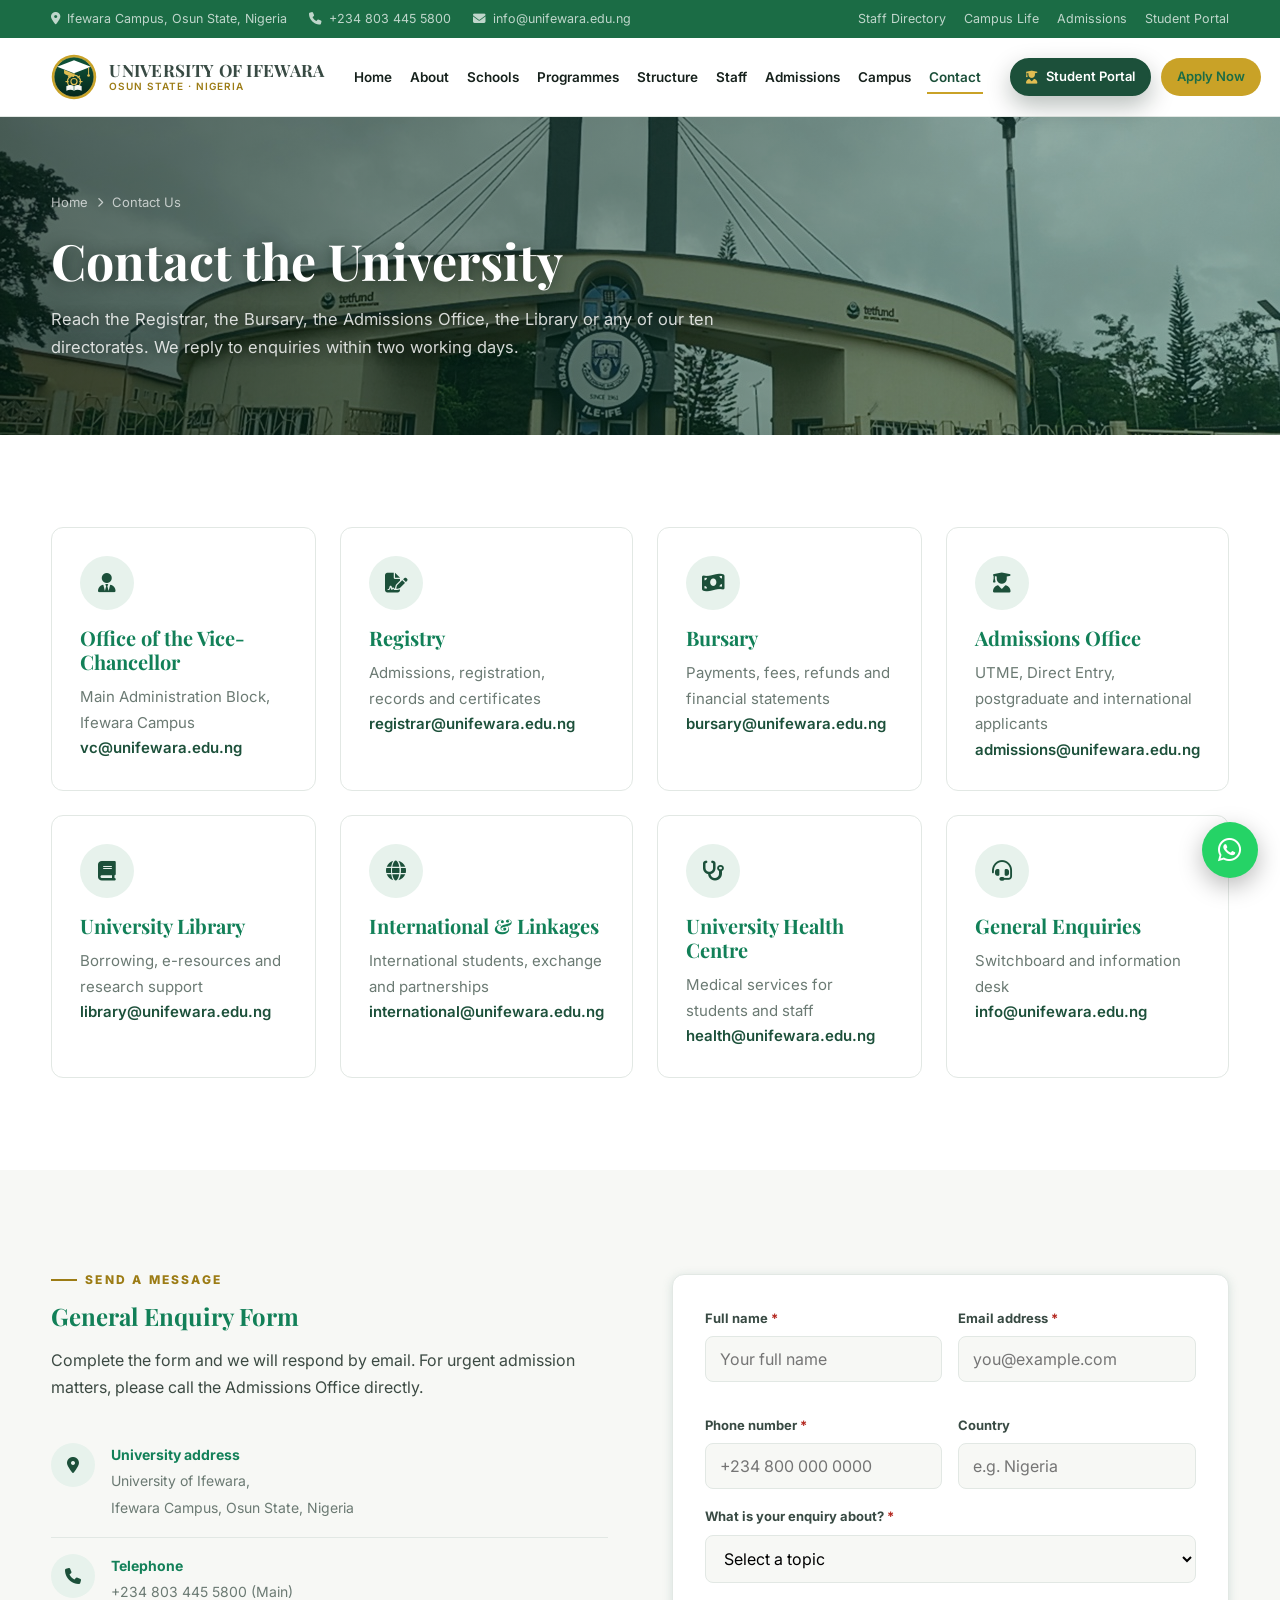
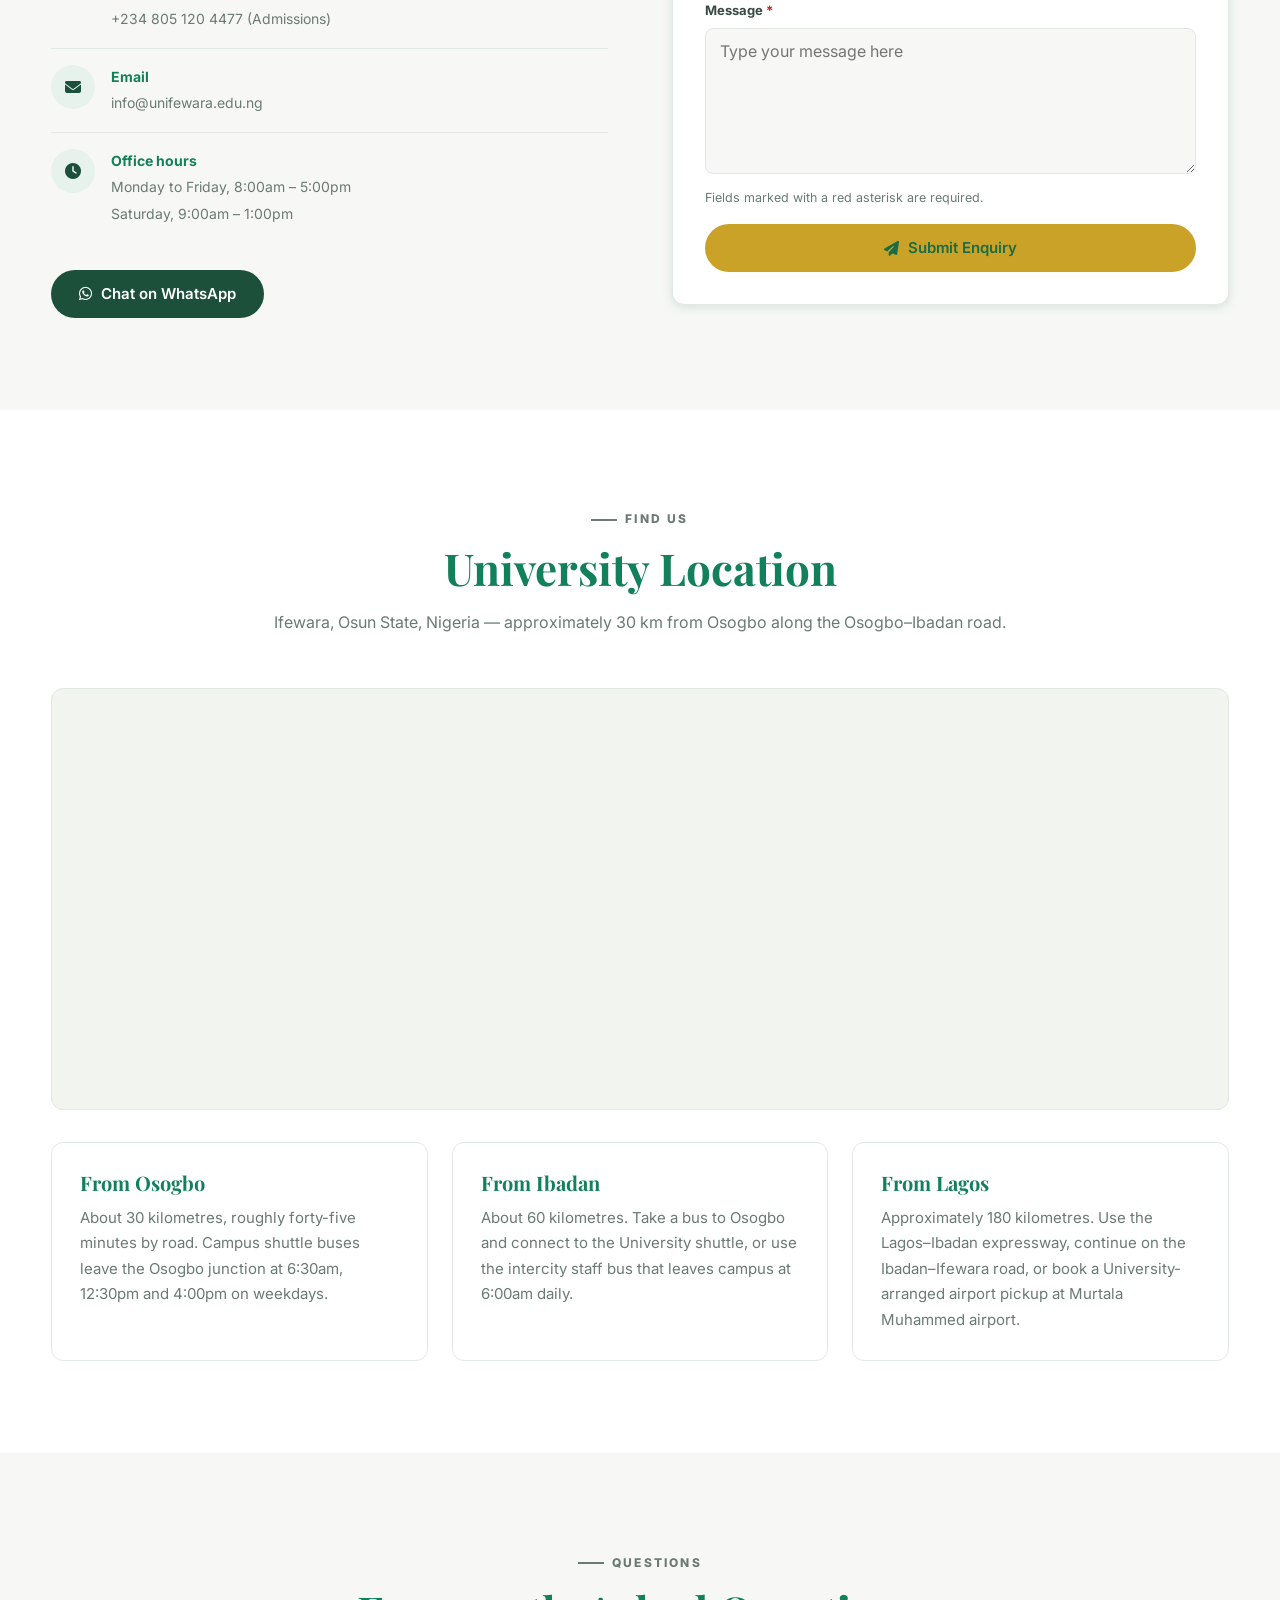
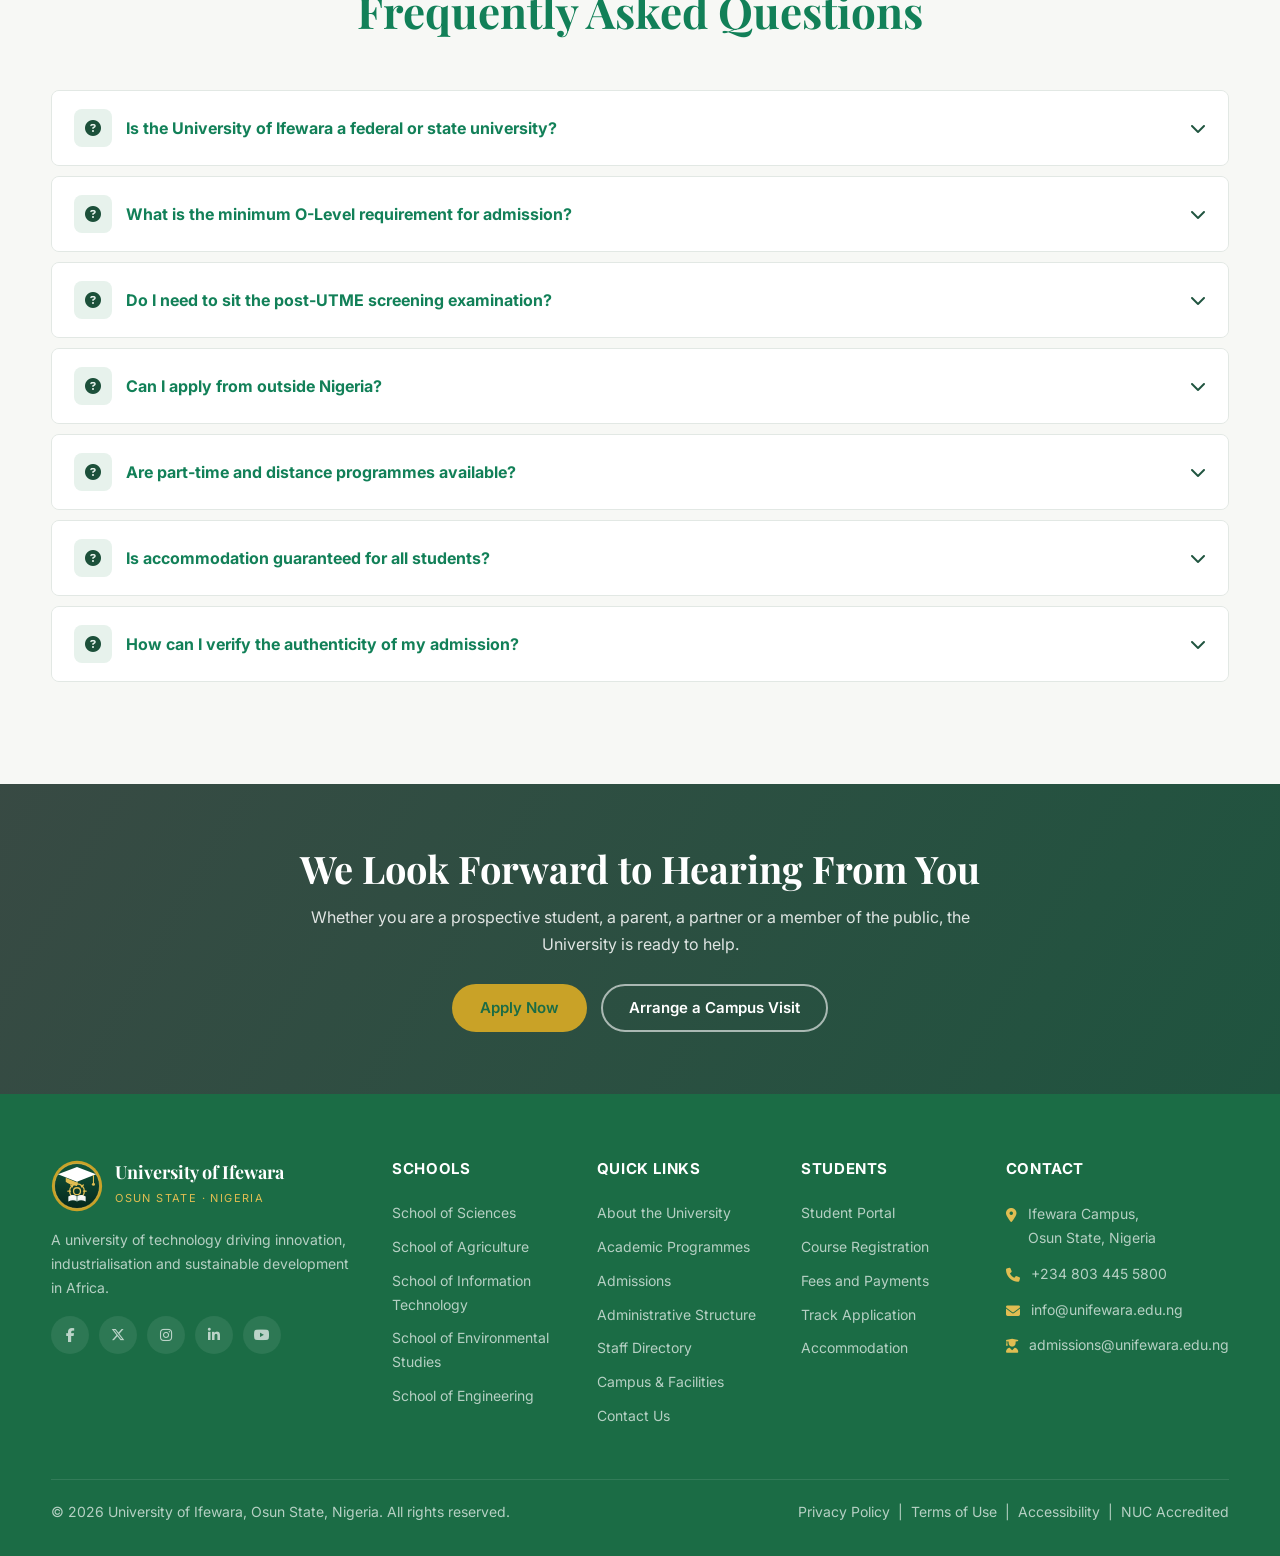
<file: contact.html>
<!DOCTYPE html>
<html lang="en">
<head>
<meta charset="UTF-8">
<meta name="viewport" content="width=device-width, initial-scale=1.0">
<title>Contact the University | University of Ifewara, Osun State, Nigeria</title>
<meta name="description" content="Contact details, office addresses and enquiry form for the University of Ifewara, Osun State, Nigeria: Registrar, Bursary, Admissions, Library and directorate offices.">
<meta name="theme-color" content="#06281c">

<link rel="preconnect" href="https://fonts.googleapis.com">
<link rel="preconnect" href="https://fonts.gstatic.com" crossorigin>
<link href="https://fonts.googleapis.com/css2?family=Inter:wght@400;500;600;700;800&family=Playfair+Display:ital,wght@0,600;0,700;1,600&display=swap" rel="stylesheet">
<link rel="stylesheet" href="https://cdnjs.cloudflare.com/ajax/libs/font-awesome/6.5.2/css/all.min.css">
<link rel="icon" href="images/logo.svg" type="image/svg+xml">
<link rel="stylesheet" href="style.css">
</head>

<body>
<a class="skip-link" href="#main">Skip to main content</a>

<div class="topbar">
    <div class="container">
        <div class="topbar-items">
            <span><i class="fa-solid fa-location-dot"></i> Ifewara Campus, Osun State, Nigeria</span>
            <span><i class="fa-solid fa-phone"></i> +234 803 445 5800</span>
            <span><i class="fa-solid fa-envelope"></i> info@unifewara.edu.ng</span>
        </div>
        <div class="topbar-links">
            <a href="structure.html">Staff Directory</a>
            <a href="campus.html">Campus Life</a>
            <a href="admissions.html">Admissions</a>
            <a href="#portal">Student Portal</a>
        </div>
    </div>
</div>

<header class="site-header" id="siteHeader">
    <div class="container nav-inner">
        <a class="brand" href="index.html">
            <img src="images/logo.svg" alt="University of Ifewara crest">
            <span class="brand-text">
                <strong>UNIVERSITY OF IFEWARA</strong>
                <small>Osun State &middot; Nigeria</small>
            </span>
        </a>
        <nav class="nav" id="nav" aria-label="Main navigation">
            <a href="index.html">Home</a>
            <a href="about.html">About</a>
            <a href="schools.html">Schools</a>
            <a href="programmes.html">Programmes</a>
            <a href="structure.html">Structure</a>
            <a href="staff.html">Staff</a>
            <a href="admissions.html">Admissions</a>
            <a href="campus.html">Campus</a>
            <a href="contact.html" class="active">Contact</a>
            <a href="portal/login.html" class="nav-portal"><i class="fa-solid fa-user-graduate"></i> Student Portal</a>
        </nav>
        <div class="header-cta">
                        <a href="portal/login.html" class="btn btn-portal btn-sm"><i class="fa-solid fa-user-graduate"></i> Student Portal</a>
<a href="admissions.html" class="btn btn-gold btn-sm">Apply Now</a>
            <button class="menu-btn" id="menuBtn" aria-label="Toggle menu" aria-expanded="false">
                <i class="fa-solid fa-bars"></i>
            </button>
        </div>
    </div>
</header>

<main id="main">

    <section class="page-hero">
        <div class="page-hero-bg">
            <img src="images/main-gate.jpg" alt="Main entrance of the University">
        </div>
        <div class="container">
            <nav class="breadcrumb" aria-label="Breadcrumb">
                <a href="index.html">Home</a>
                <i class="fa-solid fa-chevron-right"></i>
                <span>Contact Us</span>
            </nav>
            <h1>Contact the University</h1>
            <p>
                Reach the Registrar, the Bursary, the Admissions Office, the Library or any of our
                ten directorates. We reply to enquiries within two working days.
            </p>
        </div>
    </section>

    <!-- ============ CONTACT CARDS ============ -->
    <section class="section">
        <div class="container">
            <div class="grid grid-4">
                <article class="card reveal">
                    <div class="icon-circle"><i class="fa-solid fa-user-tie"></i></div>
                    <h3>Office of the Vice-Chancellor</h3>
                    <p>Main Administration Block, Ifewara Campus</p>
                    <p><a href="mailto:vc@unifewara.edu.ng" style="color:var(--green-700);font-weight:600;">vc@unifewara.edu.ng</a></p>
                </article>
                <article class="card reveal">
                    <div class="icon-circle"><i class="fa-solid fa-file-signature"></i></div>
                    <h3>Registry</h3>
                    <p>Admissions, registration, records and certificates</p>
                    <p><a href="mailto:registrar@unifewara.edu.ng" style="color:var(--green-700);font-weight:600;">registrar@unifewara.edu.ng</a></p>
                </article>
                <article class="card reveal">
                    <div class="icon-circle"><i class="fa-solid fa-money-bill-wave"></i></div>
                    <h3>Bursary</h3>
                    <p>Payments, fees, refunds and financial statements</p>
                    <p><a href="mailto:bursary@unifewara.edu.ng" style="color:var(--green-700);font-weight:600;">bursary@unifewara.edu.ng</a></p>
                </article>
                <article class="card reveal">
                    <div class="icon-circle"><i class="fa-solid fa-user-graduate"></i></div>
                    <h3>Admissions Office</h3>
                    <p>UTME, Direct Entry, postgraduate and international applicants</p>
                    <p><a href="mailto:admissions@unifewara.edu.ng" style="color:var(--green-700);font-weight:600;">admissions@unifewara.edu.ng</a></p>
                </article>
                <article class="card reveal">
                    <div class="icon-circle"><i class="fa-solid fa-book"></i></div>
                    <h3>University Library</h3>
                    <p>Borrowing, e-resources and research support</p>
                    <p><a href="mailto:library@unifewara.edu.ng" style="color:var(--green-700);font-weight:600;">library@unifewara.edu.ng</a></p>
                </article>
                <article class="card reveal">
                    <div class="icon-circle"><i class="fa-solid fa-globe"></i></div>
                    <h3>International &amp; Linkages</h3>
                    <p>International students, exchange and partnerships</p>
                    <p><a href="mailto:international@unifewara.edu.ng" style="color:var(--green-700);font-weight:600;">international@unifewara.edu.ng</a></p>
                </article>
                <article class="card reveal">
                    <div class="icon-circle"><i class="fa-solid fa-stethoscope"></i></div>
                    <h3>University Health Centre</h3>
                    <p>Medical services for students and staff</p>
                    <p><a href="mailto:health@unifewara.edu.ng" style="color:var(--green-700);font-weight:600;">health@unifewara.edu.ng</a></p>
                </article>
                <article class="card reveal">
                    <div class="icon-circle"><i class="fa-solid fa-headset"></i></div>
                    <h3>General Enquiries</h3>
                    <p>Switchboard and information desk</p>
                    <p><a href="mailto:info@unifewara.edu.ng" style="color:var(--green-700);font-weight:600;">info@unifewara.edu.ng</a></p>
                </article>
            </div>
        </div>
    </section>

    <!-- ============ FORM + INFO ============ -->
    <section class="section cream">
        <div class="container split">
            <div>
                <p class="eyebrow">Send a Message</p>
                <h2>General Enquiry Form</h2>
                <p style="margin-top:16px;">
                    Complete the form and we will respond by email. For urgent admission matters,
                    please call the Admissions Office directly.
                </p>

                <ul class="contact-list" style="margin-top:26px;">
                    <li>
                        <div class="ci"><i class="fa-solid fa-location-dot"></i></div>
                        <div>
                            <strong>University address</strong>
                            <span>University of Ifewara,<br>Ifewara Campus, Osun State, Nigeria</span>
                        </div>
                    </li>
                    <li>
                        <div class="ci"><i class="fa-solid fa-phone"></i></div>
                        <div>
                            <strong>Telephone</strong>
                            <span>+234 803 445 5800 (Main)<br>+234 805 120 4477 (Admissions)</span>
                        </div>
                    </li>
                    <li>
                        <div class="ci"><i class="fa-solid fa-envelope"></i></div>
                        <div>
                            <strong>Email</strong>
                            <span>info@unifewara.edu.ng</span>
                        </div>
                    </li>
                    <li>
                        <div class="ci"><i class="fa-solid fa-clock"></i></div>
                        <div>
                            <strong>Office hours</strong>
                            <span>Monday to Friday, 8:00am &ndash; 5:00pm<br>Saturday, 9:00am &ndash; 1:00pm</span>
                        </div>
                    </li>
                </ul>

                <a href="https://wa.me/2348034455800" class="btn btn-green" style="margin-top:26px;" target="_blank" rel="noopener">
                    <i class="fa-brands fa-whatsapp"></i> Chat on WhatsApp
                </a>
            </div>

            <div class="form-card">
                <form id="contactForm" data-validate="contactMessage">
                    <div class="form-grid">
                        <div class="field">
                            <label for="cName">Full name <span style="color:var(--danger)">*</span></label>
                            <input type="text" id="cName" name="name" placeholder="Your full name" required>
                        </div>
                        <div class="field">
                            <label for="cEmail">Email address <span style="color:var(--danger)">*</span></label>
                            <input type="email" id="cEmail" name="email" placeholder="you@example.com" required>
                        </div>
                        <div class="field">
                            <label for="cPhone">Phone number <span style="color:var(--danger)">*</span></label>
                            <input type="tel" id="cPhone" name="phone" placeholder="+234 800 000 0000" required>
                        </div>
                        <div class="field">
                            <label for="cCountry">Country</label>
                            <input type="text" id="cCountry" name="country" placeholder="e.g. Nigeria">
                        </div>
                    </div>

                    <div class="field">
                        <label for="cTopic">What is your enquiry about? <span style="color:var(--danger)">*</span></label>
                        <select id="cTopic" name="topic" required>
                            <option value="">Select a topic</option>
                            <option>Undergraduate admission (UTME)</option>
                            <option>Direct Entry and Pre-Degree</option>
                            <option>Postgraduate admission</option>
                            <option>International admission</option>
                            <option>Academic programmes and curriculum</option>
                            <option>Tuition, fees and payments</option>
                            <option>Halls of residence</option>
                            <option>Staff and academic matters</option>
                            <option>Certificates, transcripts and verification</option>
                            <option>Research collaboration or partnership</option>
                            <option>Other</option>
                        </select>
                    </div>

                    <div class="field">
                        <label for="cMessage">Message <span style="color:var(--danger)">*</span></label>
                        <textarea id="cMessage" name="message" rows="6" placeholder="Type your message here" required></textarea>
                        <p class="hint">Fields marked with a red asterisk are required.</p>
                    </div>

                    <button type="submit" class="btn btn-gold btn-block">
                        <i class="fa-solid fa-paper-plane"></i> Submit Enquiry
                    </button>

                    <p class="form-message" id="contactMessage"></p>
                </form>
            </div>
        </div>
    </section>

    <!-- ============ MAP ============ -->
    <section class="section">
        <div class="container">
            <div class="section-head">
                <p class="eyebrow">Find Us</p>
                <h2>University Location</h2>
                <p>Ifewara, Osun State, Nigeria &mdash; approximately 30 km from Osogbo along the Osogbo&ndash;Ibadan road.</p>
            </div>

            <div class="map-frame">
                <iframe
                    title="Map showing the location of Ifewara, Osun State, Nigeria"
                    src="https://www.openstreetmap.org/export/embed.html?bbox=4.60%2C7.70%2C4.90%2C7.90&amp;layer=mapnik"
                    loading="lazy"
                    referrerpolicy="no-referrer-when-downgrade"></iframe>
            </div>

            <div class="grid grid-3" style="margin-top:32px;">
                <div class="card">
                    <h3>From Osogbo</h3>
                    <p>About 30 kilometres, roughly forty-five minutes by road. Campus shuttle buses leave the Osogbo junction at 6:30am, 12:30pm and 4:00pm on weekdays.</p>
                </div>
                <div class="card">
                    <h3>From Ibadan</h3>
                    <p>About 60 kilometres. Take a bus to Osogbo and connect to the University shuttle, or use the intercity staff bus that leaves campus at 6:00am daily.</p>
                </div>
                <div class="card">
                    <h3>From Lagos</h3>
                    <p>Approximately 180 kilometres. Use the Lagos&ndash;Ibadan expressway, continue on the Ibadan&ndash;Ifewara road, or book a University-arranged airport pickup at Murtala Muhammed airport.</p>
                </div>
            </div>
        </div>
    </section>

    <!-- ============ FAQ ============ -->
    <section class="section cream">
        <div class="container">
            <div class="section-head">
                <p class="eyebrow">Questions</p>
                <h2>Frequently Asked Questions</h2>
            </div>
            <div id="faqList"></div>
        </div>
    </section>

    <section class="cta-band">
        <div class="container">
            <h2>We Look Forward to Hearing From You</h2>
            <p>Whether you are a prospective student, a parent, a partner or a member of the public, the University is ready to help.</p>
            <div class="hero-actions">
                <a href="admissions.html" class="btn btn-gold">Apply Now</a>
                <a href="campus.html" class="btn btn-ghost">Arrange a Campus Visit</a>
            </div>
        </div>
    </section>

</main>

<footer class="site-footer">
    <div class="container">
        <div class="footer-grid">
            <div>
                <div class="footer-brand">
                    <img src="images/logo.svg" alt="">
                    <span>
                        <strong>University of Ifewara</strong>
                        <small>Osun State &middot; Nigeria</small>
                    </span>
                </div>
                <p>A university of technology driving innovation, industrialisation and sustainable development in Africa.</p>
                <div class="socials">
                    <a href="#" aria-label="Facebook"><i class="fa-brands fa-facebook-f"></i></a>
                    <a href="#" aria-label="X"><i class="fa-brands fa-x-twitter"></i></a>
                    <a href="#" aria-label="Instagram"><i class="fa-brands fa-instagram"></i></a>
                    <a href="#" aria-label="LinkedIn"><i class="fa-brands fa-linkedin-in"></i></a>
                    <a href="#" aria-label="YouTube"><i class="fa-brands fa-youtube"></i></a>
                </div>
            </div>
            <div>
                <h4>Schools</h4>
                <a href="schools.html#scs">School of Sciences</a>
                <a href="schools.html#sag">School of Agriculture</a>
                <a href="schools.html#sit">School of Information Technology</a>
                <a href="schools.html#sen">School of Environmental Studies</a>
                <a href="schools.html#seg">School of Engineering</a>
            </div>
            <div>
                <h4>Quick Links</h4>
                <a href="about.html">About the University</a>
                <a href="programmes.html">Academic Programmes</a>
                <a href="admissions.html">Admissions</a>
                <a href="structure.html">Administrative Structure</a>
                <a href="staff.html">Staff Directory</a>
                <a href="campus.html">Campus &amp; Facilities</a>
                <a href="contact.html">Contact Us</a>
            </div>
            <div>
                <h4>Students</h4>
                <a href="portal/login.html">Student Portal</a>
                <a href="portal/dashboard.html">Course Registration</a>
                <a href="admissions.html#fees">Fees and Payments</a>
                <a href="portal/login.html#track">Track Application</a>
                <a href="campus.html">Accommodation</a>
            </div>

            <div>
                <h4>Contact</h4>
                <ul class="footer-contact">
                    <li><i class="fa-solid fa-location-dot"></i><span>Ifewara Campus,<br>Osun State, Nigeria</span></li>
                    <li><i class="fa-solid fa-phone"></i><span>+234 803 445 5800</span></li>
                    <li><i class="fa-solid fa-envelope"></i><span>info@unifewara.edu.ng</span></li>
                    <li><i class="fa-solid fa-user-graduate"></i><span>admissions@unifewara.edu.ng</span></li>
                </ul>
            </div>
        </div>
        <div class="footer-bottom">
            <p>&copy; <span id="year">2026</span> University of Ifewara, Osun State, Nigeria. All rights reserved.</p>
            <p>
                <a href="#">Privacy Policy</a> &nbsp;|&nbsp;
                <a href="#">Terms of Use</a> &nbsp;|&nbsp;
                <a href="#">Accessibility</a> &nbsp;|&nbsp;
                <a href="#">NUC Accredited</a>
            </p>
        </div>
    </div>
</footer>

<a href="#" class="whatsapp" id="whatsappBtn" aria-label="Enquire on WhatsApp">
    <i class="fa-brands fa-whatsapp"></i>
</a>
<button class="to-top" id="toTop" aria-label="Back to top">
    <i class="fa-solid fa-arrow-up"></i>
</button>

<script src="data.js"></script>
<script src="script.js"></script>
</body>
</html>
</file>
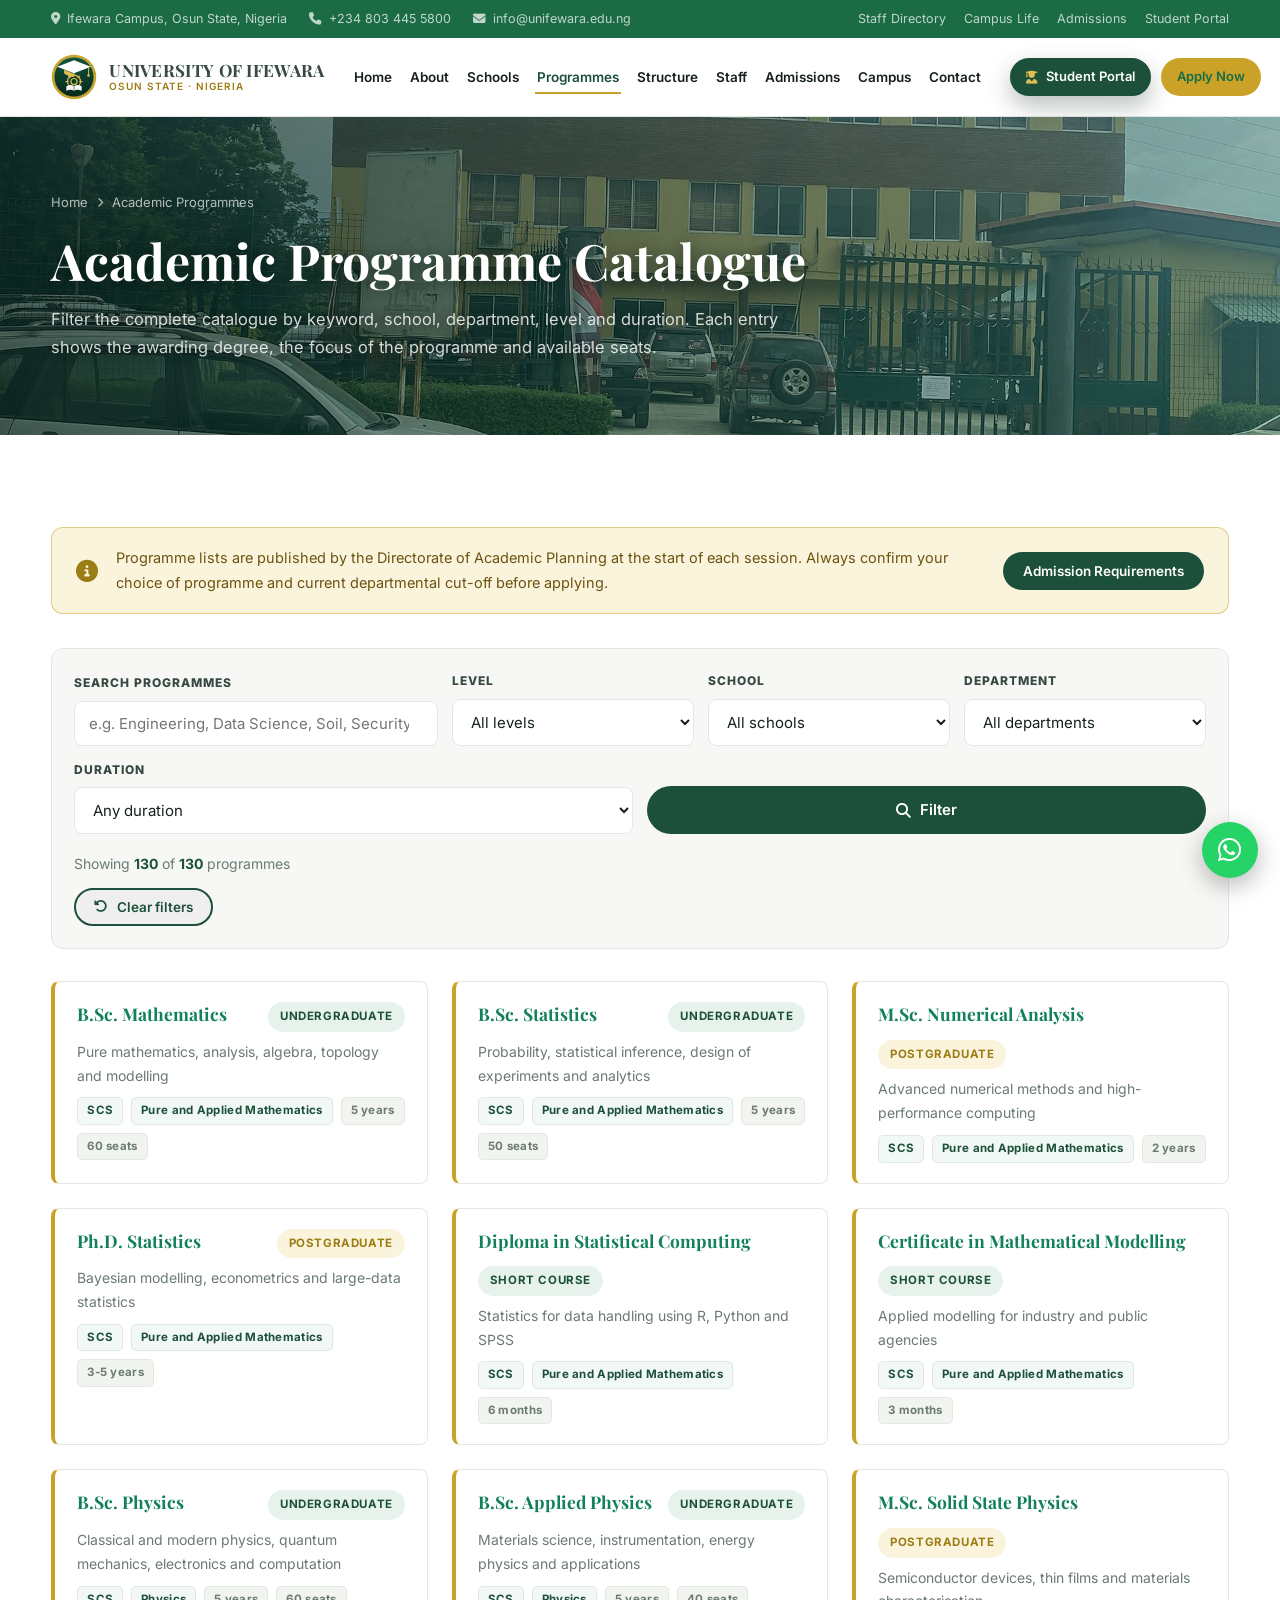
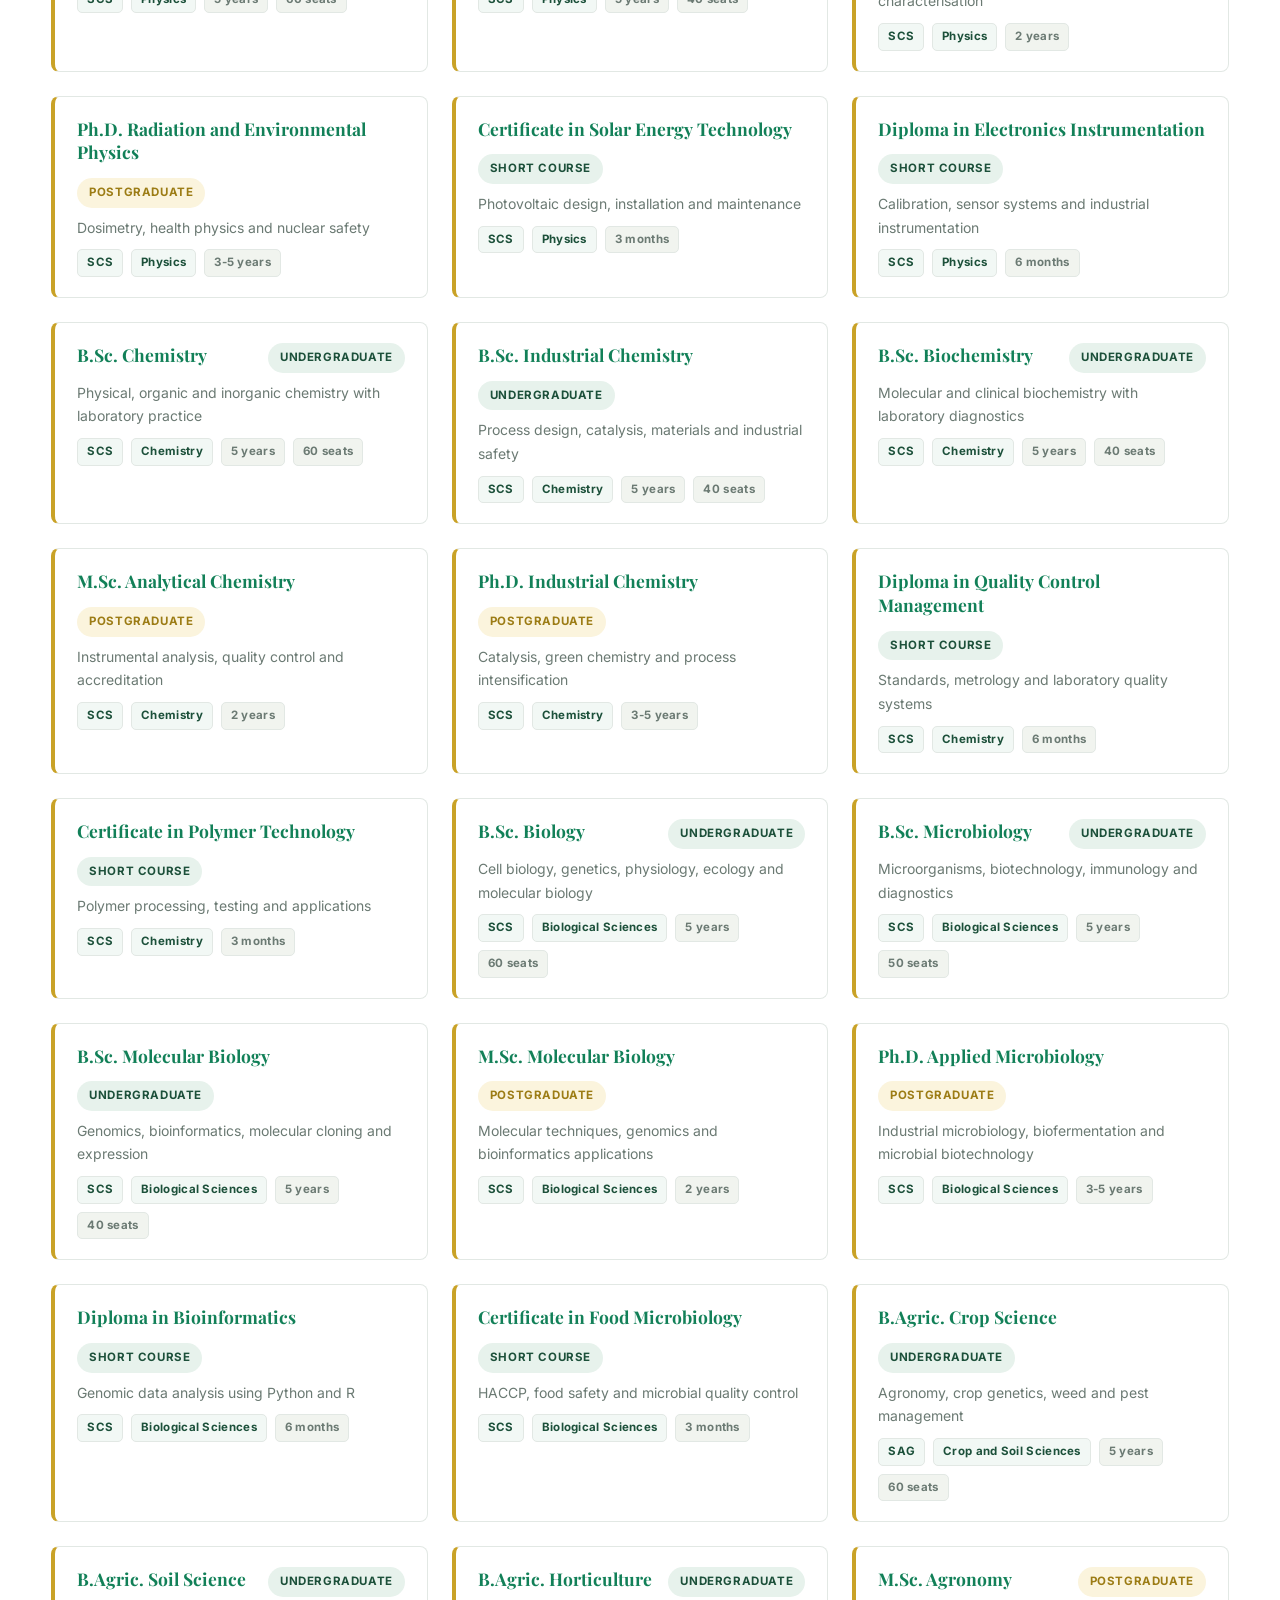
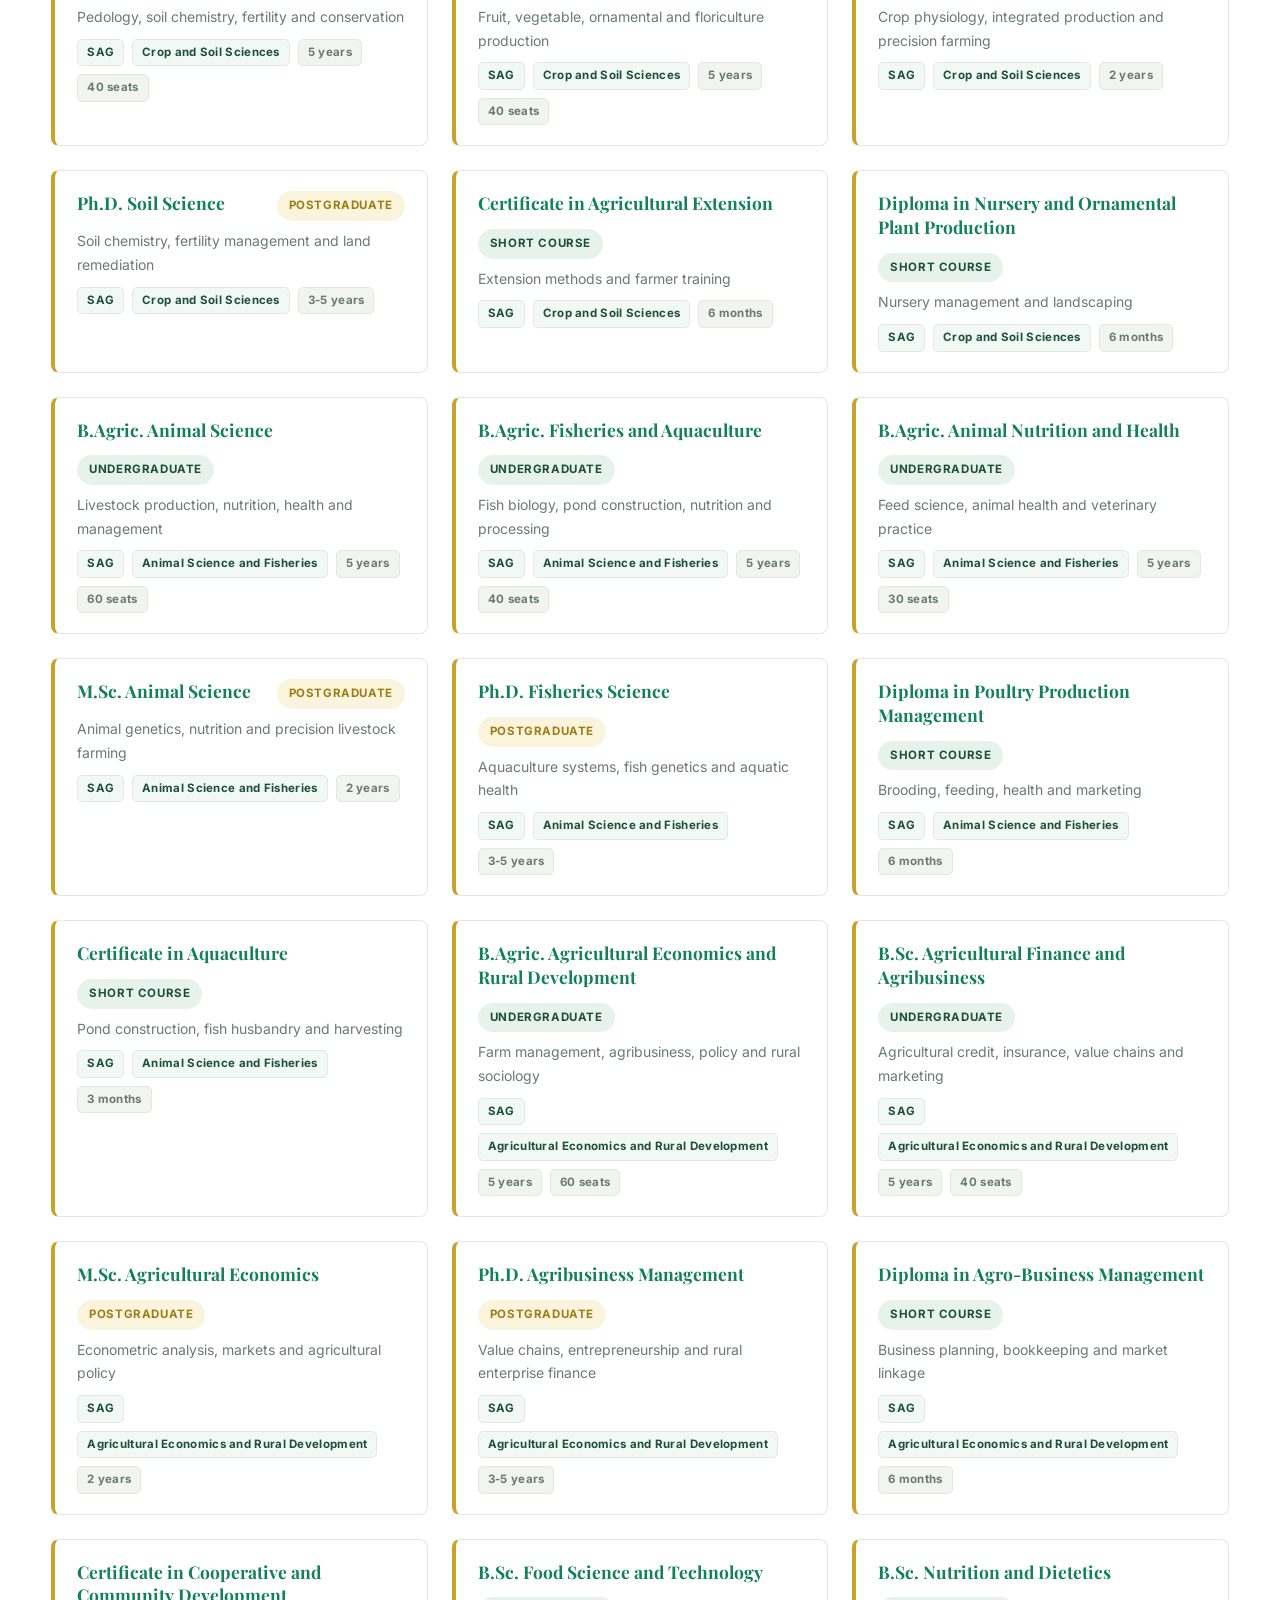
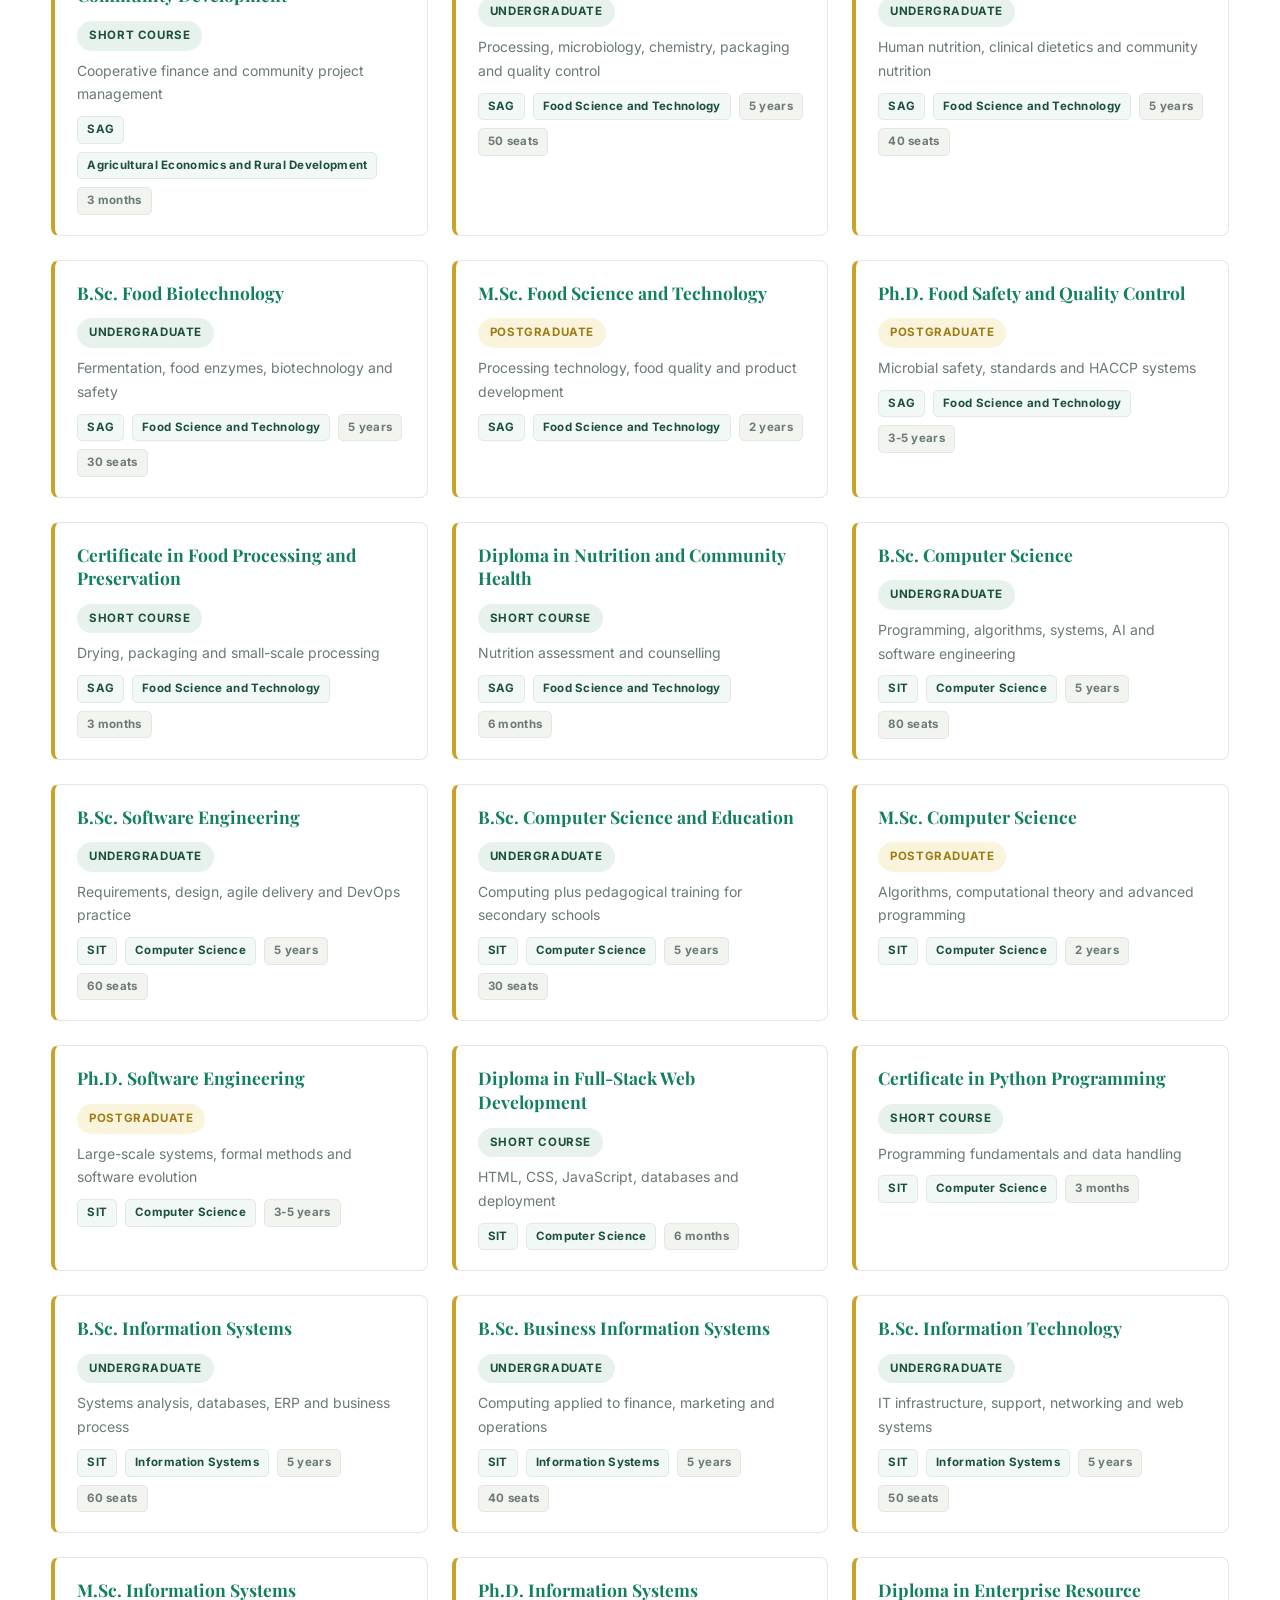
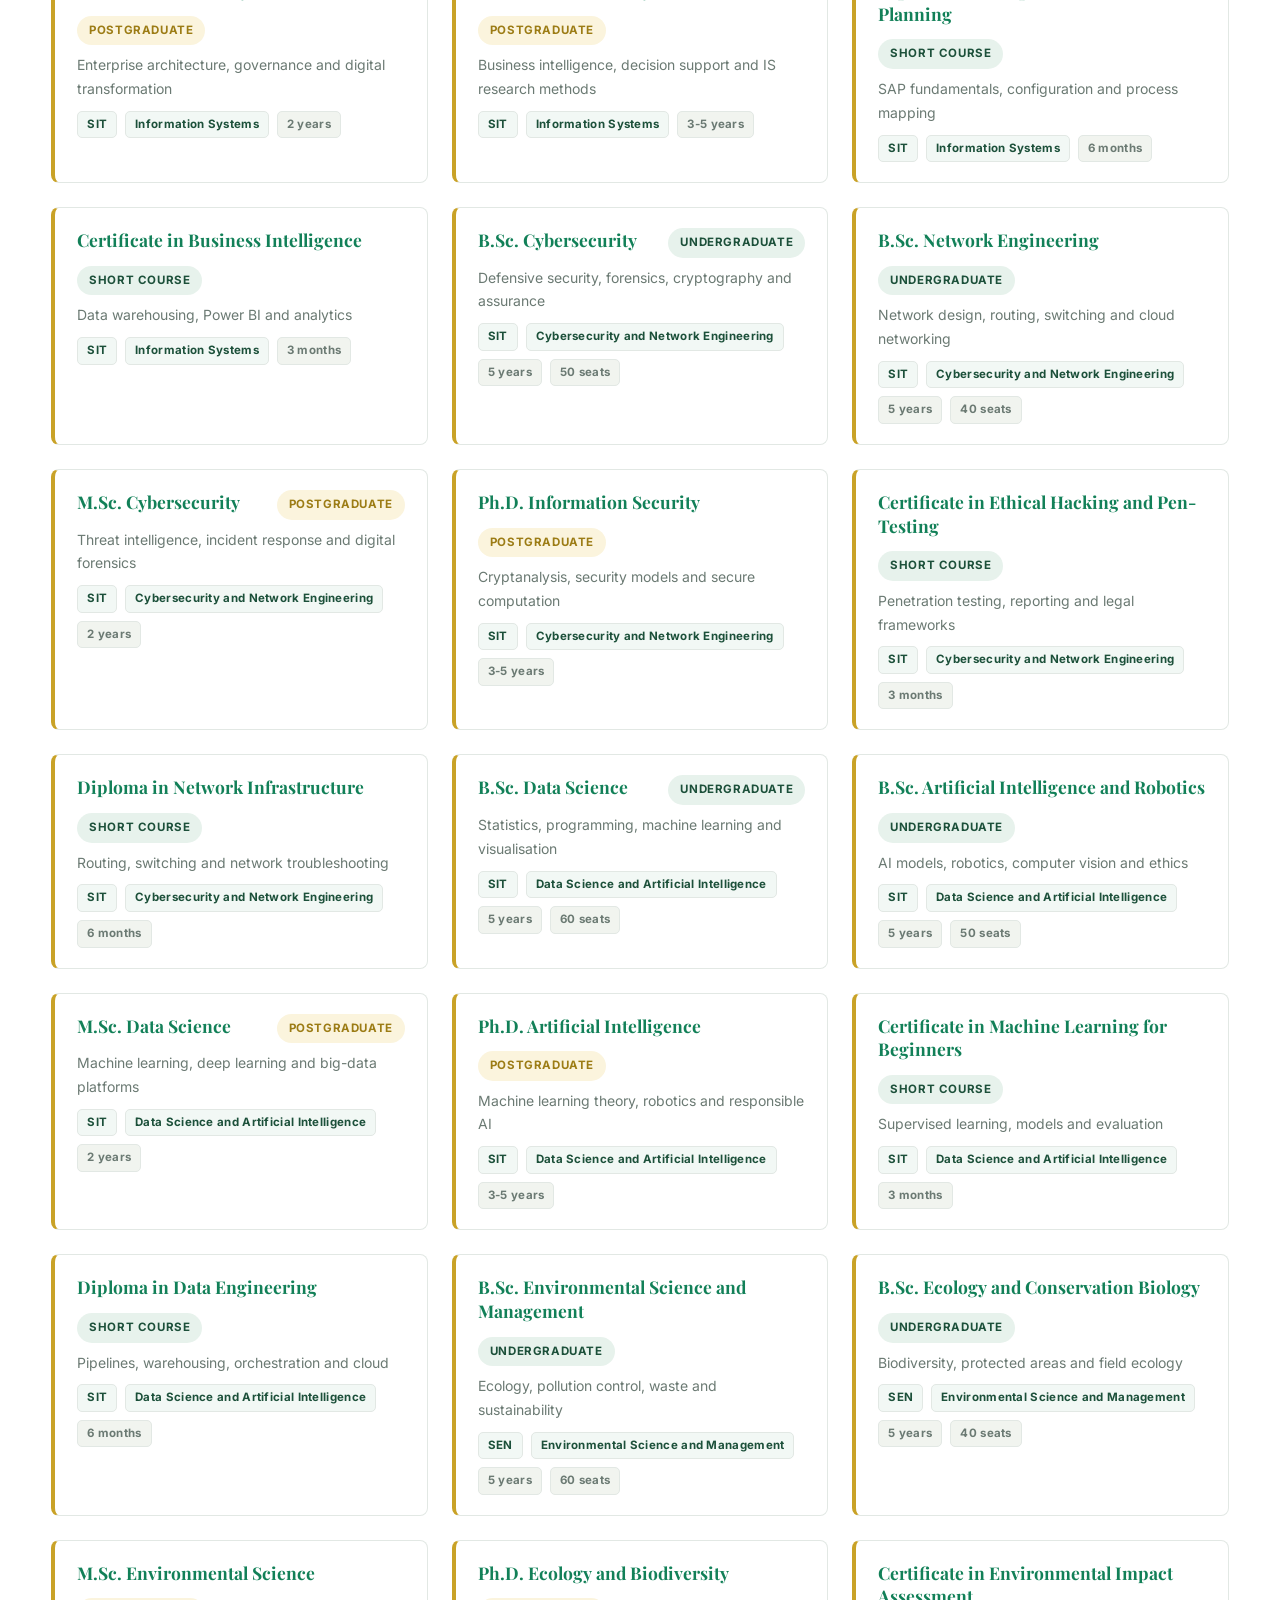
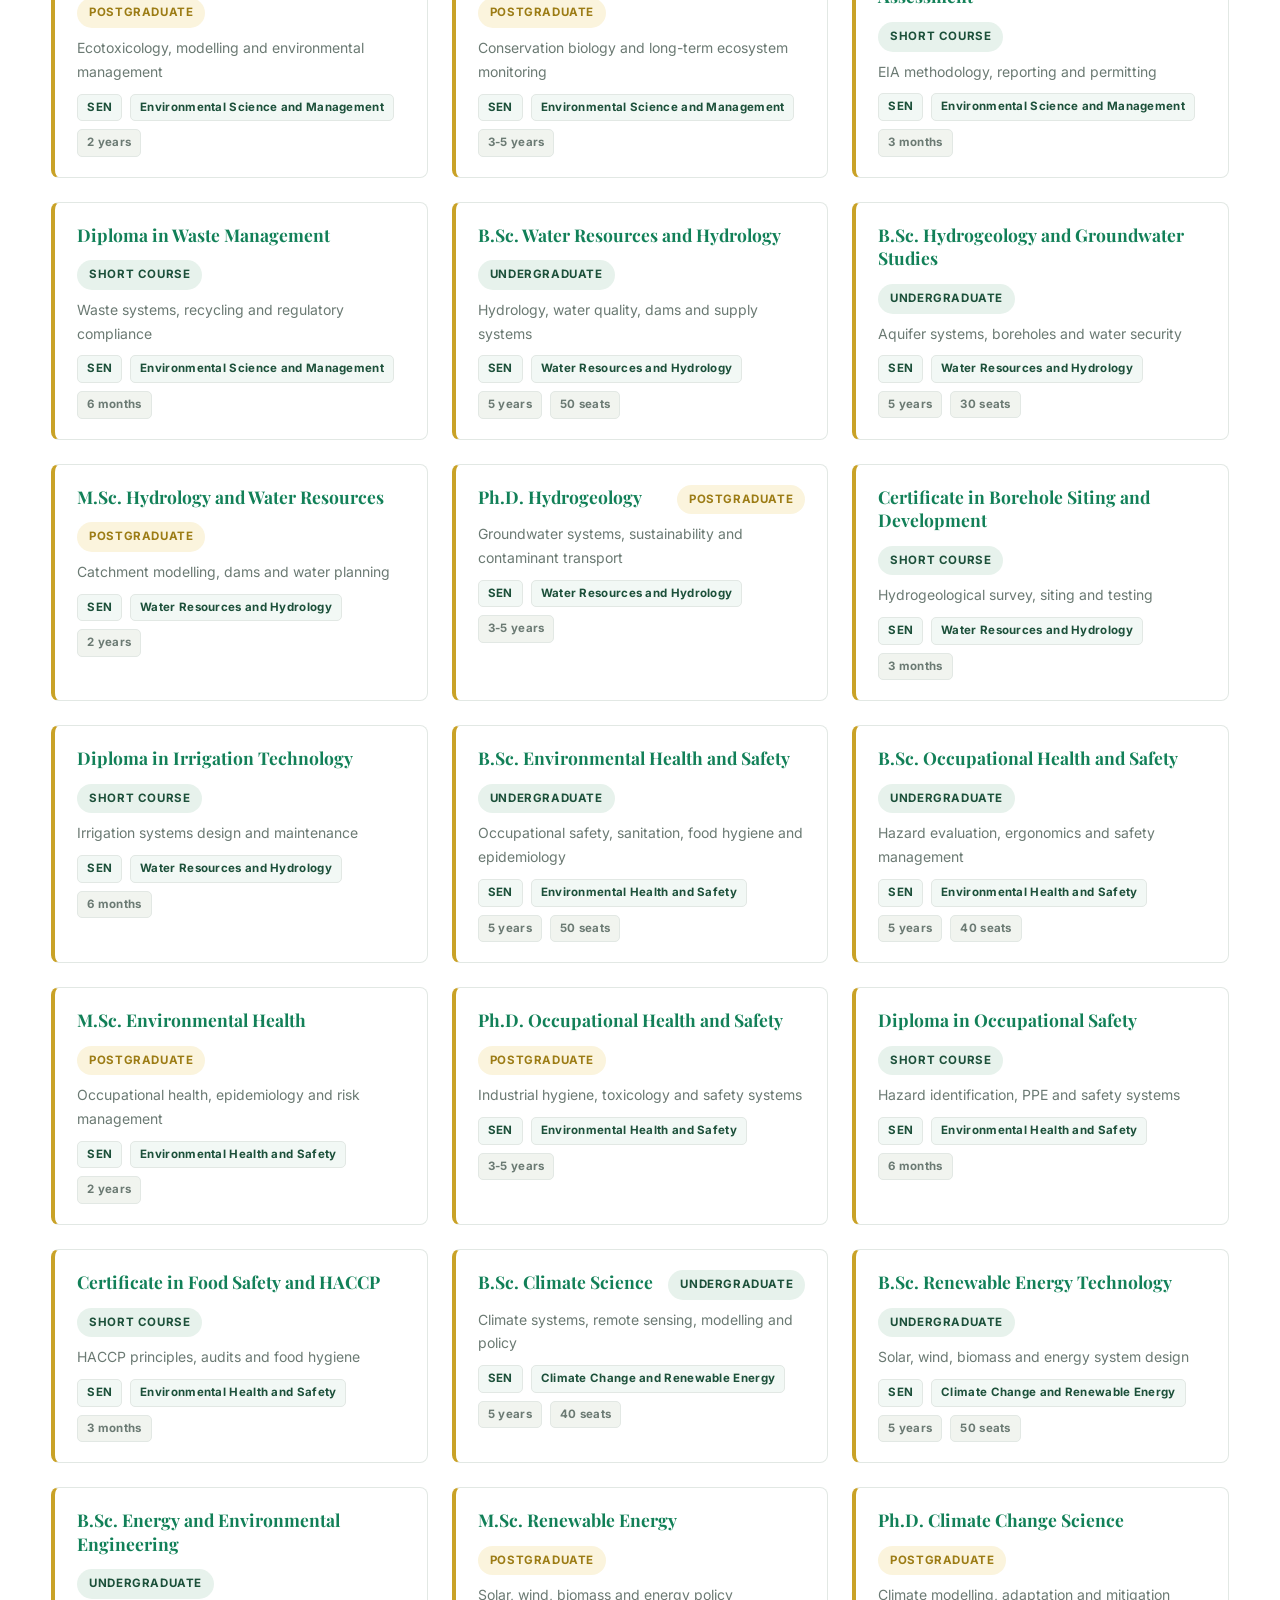
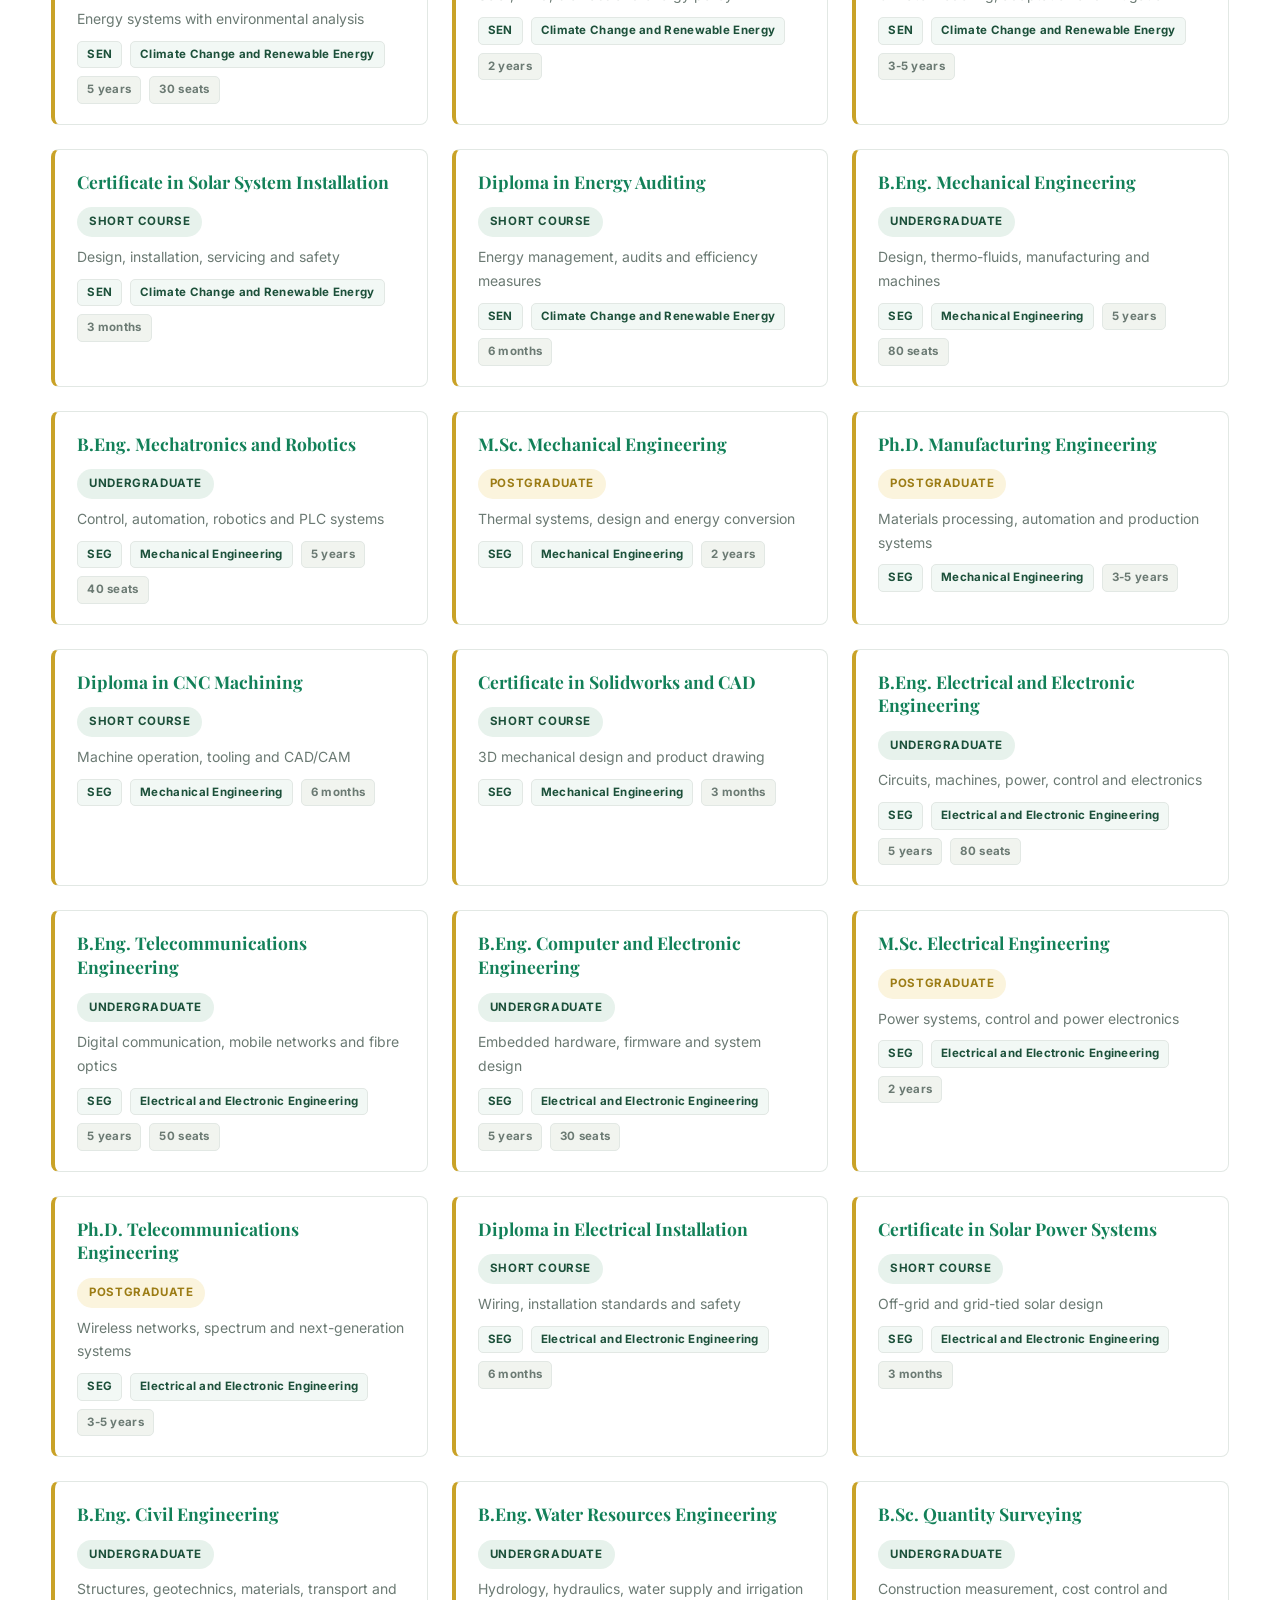
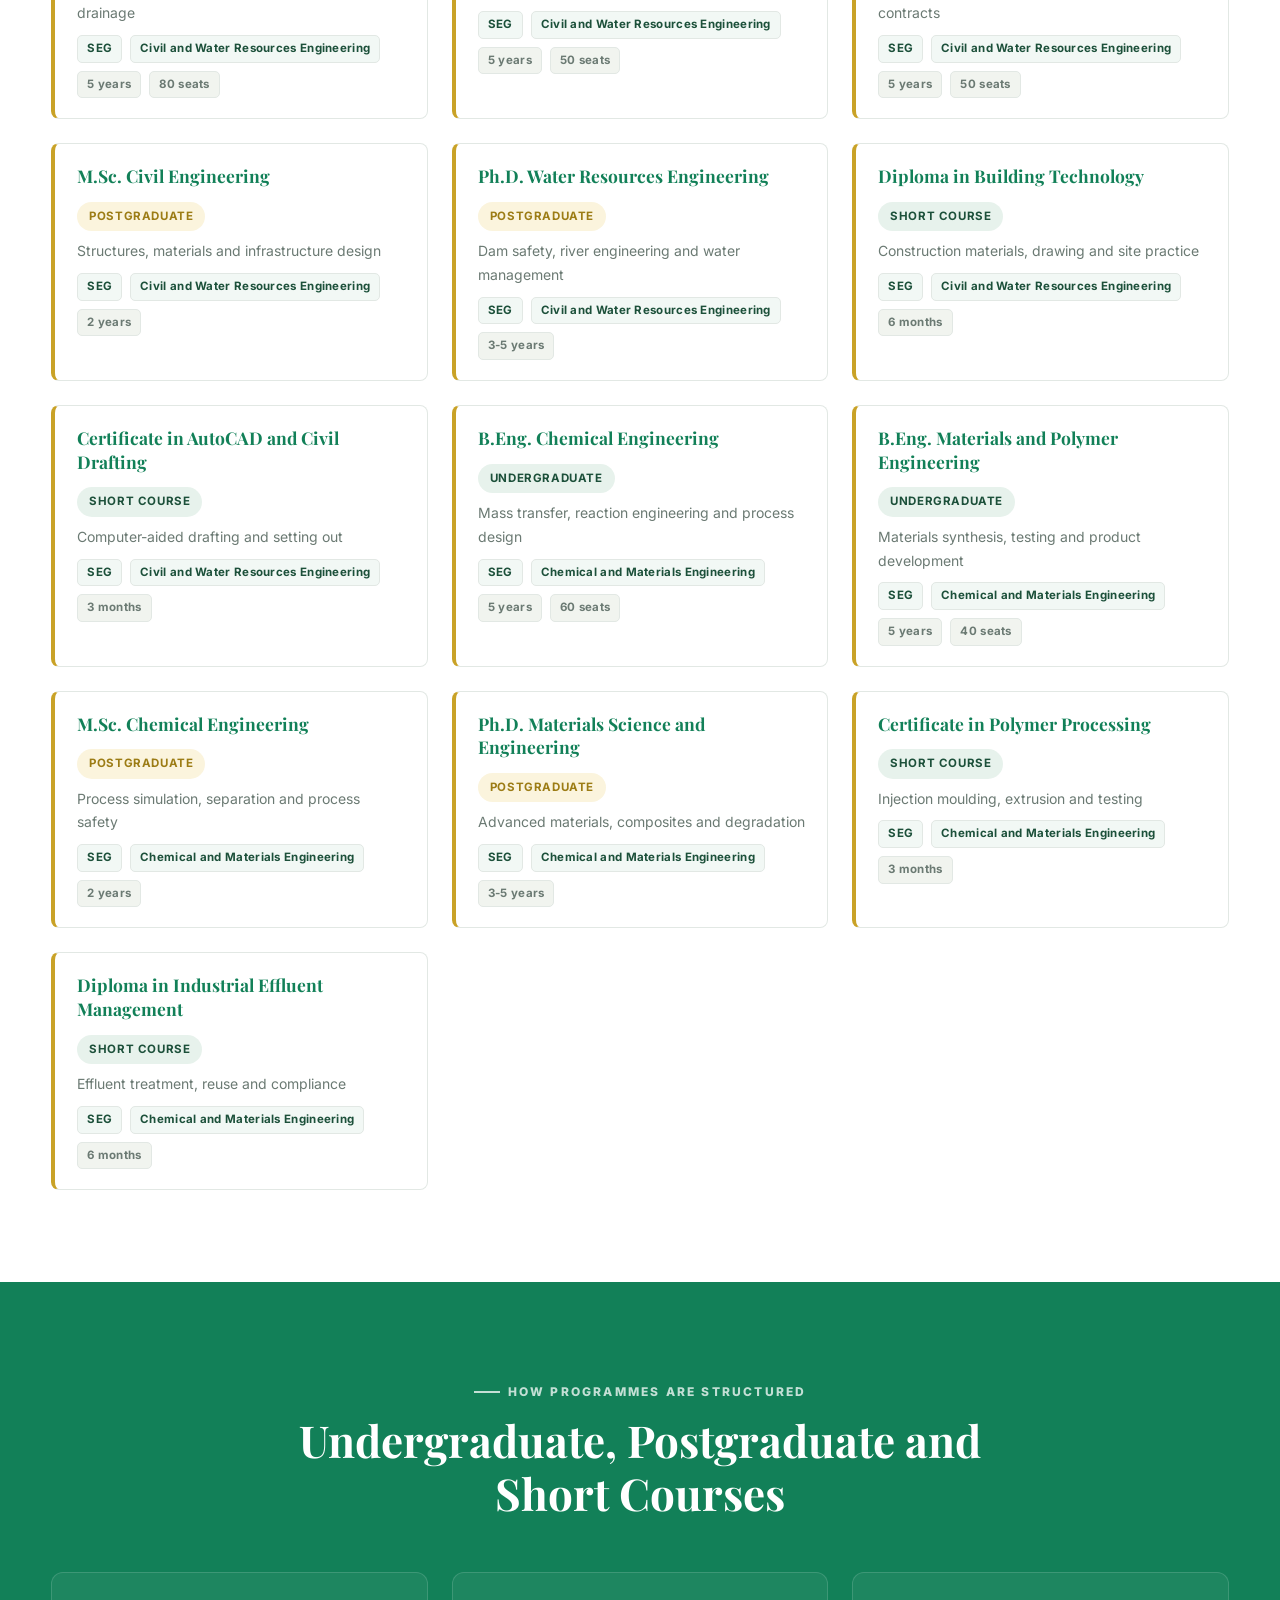
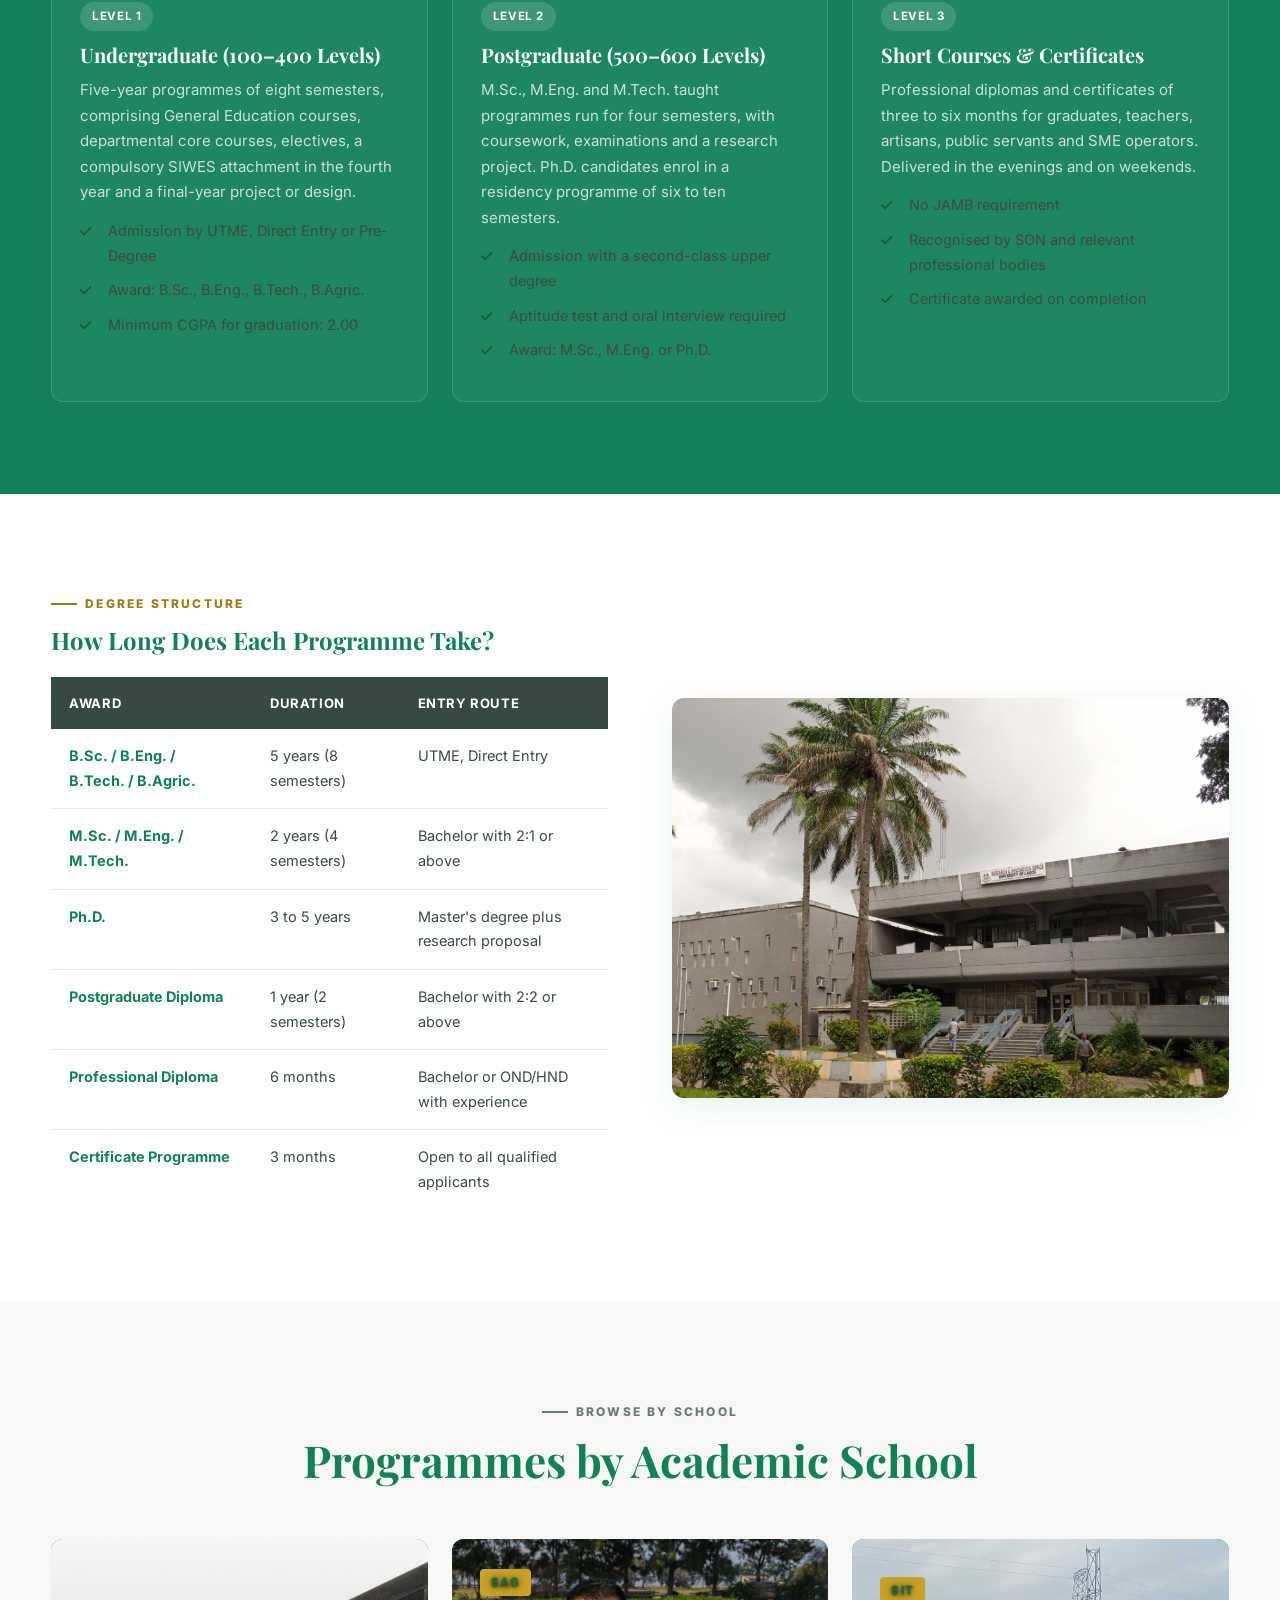
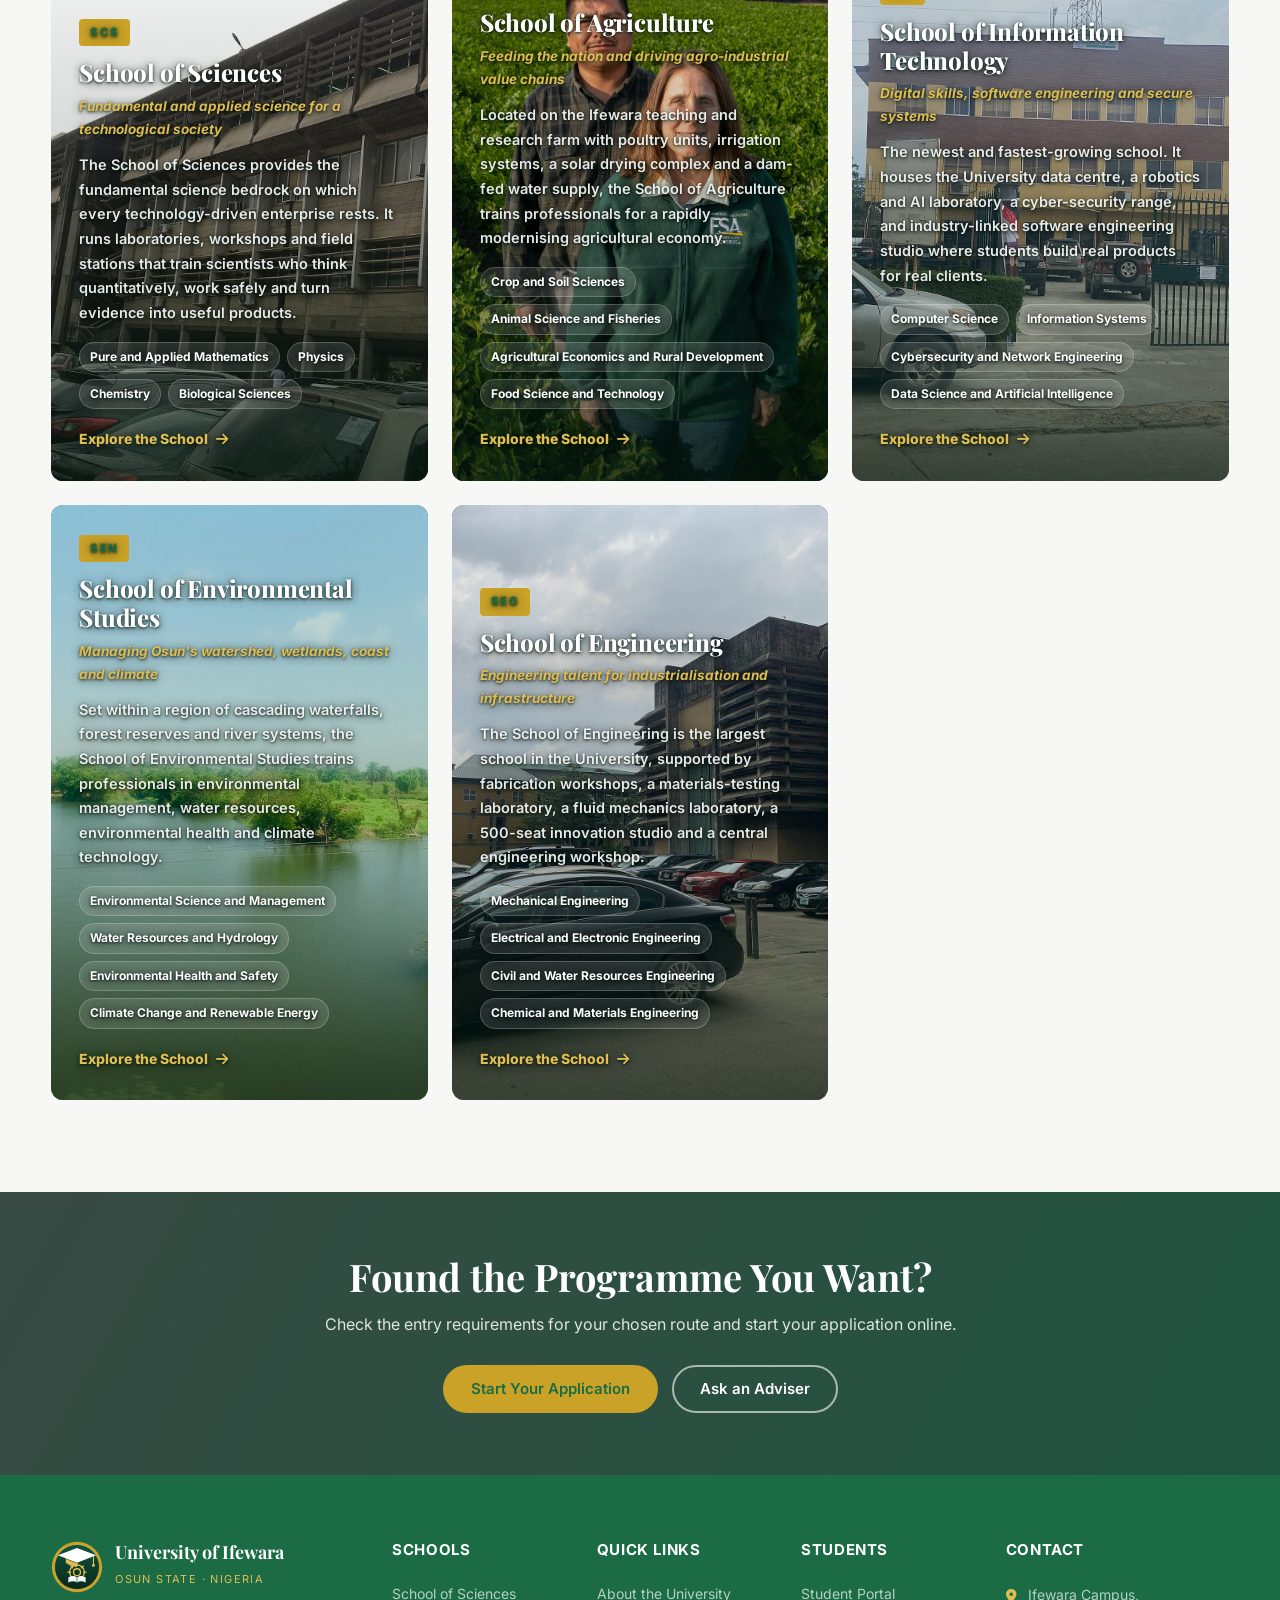
<file: programmes.html>
<!DOCTYPE html>
<html lang="en">
<head>
<meta charset="UTF-8">
<meta name="viewport" content="width=device-width, initial-scale=1.0">
<title>Academic Programmes | University of Ifewara, Osun State, Nigeria</title>
<meta name="description" content="Search the full academic programme catalogue of the University of Ifewara: undergraduate, postgraduate and short courses across five schools and twenty departments.">
<meta name="theme-color" content="#06281c">

<link rel="preconnect" href="https://fonts.googleapis.com">
<link rel="preconnect" href="https://fonts.gstatic.com" crossorigin>
<link href="https://fonts.googleapis.com/css2?family=Inter:wght@400;500;600;700;800&family=Playfair+Display:ital,wght@0,600;0,700;1,600&display=swap" rel="stylesheet">
<link rel="stylesheet" href="https://cdnjs.cloudflare.com/ajax/libs/font-awesome/6.5.2/css/all.min.css">
<link rel="icon" href="images/logo.svg" type="image/svg+xml">
<link rel="stylesheet" href="style.css">
</head>

<body>
<a class="skip-link" href="#main">Skip to main content</a>

<div class="topbar">
    <div class="container">
        <div class="topbar-items">
            <span><i class="fa-solid fa-location-dot"></i> Ifewara Campus, Osun State, Nigeria</span>
            <span><i class="fa-solid fa-phone"></i> +234 803 445 5800</span>
            <span><i class="fa-solid fa-envelope"></i> info@unifewara.edu.ng</span>
        </div>
        <div class="topbar-links">
            <a href="structure.html">Staff Directory</a>
            <a href="campus.html">Campus Life</a>
            <a href="admissions.html">Admissions</a>
            <a href="#portal">Student Portal</a>
        </div>
    </div>
</div>

<header class="site-header" id="siteHeader">
    <div class="container nav-inner">
        <a class="brand" href="index.html">
            <img src="images/logo.svg" alt="University of Ifewara crest">
            <span class="brand-text">
                <strong>UNIVERSITY OF IFEWARA</strong>
                <small>Osun State &middot; Nigeria</small>
            </span>
        </a>
        <nav class="nav" id="nav" aria-label="Main navigation">
            <a href="index.html">Home</a>
            <a href="about.html">About</a>
            <a href="schools.html">Schools</a>
            <a href="programmes.html" class="active">Programmes</a>
            <a href="structure.html">Structure</a>
            <a href="staff.html">Staff</a>
            <a href="admissions.html">Admissions</a>
            <a href="campus.html">Campus</a>
            <a href="contact.html">Contact</a>
            <a href="portal/login.html" class="nav-portal"><i class="fa-solid fa-user-graduate"></i> Student Portal</a>
        </nav>
        <div class="header-cta">
                        <a href="portal/login.html" class="btn btn-portal btn-sm"><i class="fa-solid fa-user-graduate"></i> Student Portal</a>
<a href="admissions.html" class="btn btn-gold btn-sm">Apply Now</a>
            <button class="menu-btn" id="menuBtn" aria-label="Toggle menu" aria-expanded="false">
                <i class="fa-solid fa-bars"></i>
            </button>
        </div>
    </div>
</header>

<main id="main">

    <section class="page-hero">
        <div class="page-hero-bg">
            <img src="images/it-campus.jpg" alt="Information Technology campus">
        </div>
        <div class="container">
            <nav class="breadcrumb" aria-label="Breadcrumb">
                <a href="index.html">Home</a>
                <i class="fa-solid fa-chevron-right"></i>
                <span>Academic Programmes</span>
            </nav>
            <h1>Academic Programme Catalogue</h1>
            <p>
                Filter the complete catalogue by keyword, school, department, level and duration.
                Each entry shows the awarding degree, the focus of the programme and available seats.
            </p>
        </div>
    </section>

    <!-- ============ PROGRAMME SEARCH ============ -->
    <section class="section">
        <div class="container">

            <div class="notice">
                <i class="fa-solid fa-circle-info"></i>
                <p>
                    Programme lists are published by the Directorate of Academic Planning at the start of
                    each session. Always confirm your choice of programme and current departmental
                    cut-off before applying.
                </p>
                <a href="admissions.html" class="btn btn-green btn-sm">Admission Requirements</a>
            </div>

            <div class="filter-bar">
                <form id="programmeForm" class="filter-row">
                    <div class="filter-field" style="flex:2 1 320px;">
                        <label for="progSearch">Search programmes</label>
                        <input type="search" id="progSearch" placeholder="e.g. Engineering, Data Science, Soil, Security">
                    </div>

                    <div class="filter-field">
                        <label for="progLevel">Level</label>
                        <select id="progLevel">
                            <option value="">All levels</option>
                        </select>
                    </div>

                    <div class="filter-field">
                        <label for="progSchool">School</label>
                        <select id="progSchool">
                            <option value="">All schools</option>
                        </select>
                    </div>

                    <div class="filter-field">
                        <label for="progDept">Department</label>
                        <select id="progDept">
                            <option value="">All departments</option>
                        </select>
                    </div>

                    <div class="filter-field">
                        <label for="progDuration">Duration</label>
                        <select id="progDuration">
                            <option value="">Any duration</option>
                            <option value="short">6 months or less</option>
                            <option value="five">5 years</option>
                            <option value="two">2 years</option>
                        </select>
                    </div>

                    <div class="filter-field">
                        <button type="submit" class="btn btn-green btn-block">
                            <i class="fa-solid fa-magnifying-glass"></i> Filter
                        </button>
                    </div>
                </form>

                <p class="result-count" id="progCount" style="margin:18px 0 0;"></p>
                <button type="button" id="progReset" class="btn btn-outline btn-sm" style="margin-top:12px;" hidden>
                    <i class="fa-solid fa-rotate-left"></i> Clear filters
                </button>
            </div>

            <div class="grid grid-3" id="programmeList"></div>
        </div>
    </section>

    <!-- ============ PROGRAMME STRUCTURE ============ -->
    <section class="section green">
        <div class="container">
            <div class="section-head">
                <p class="eyebrow light">How Programmes Are Structured</p>
                <h2>Undergraduate, Postgraduate and Short Courses</h2>
            </div>

            <div class="grid grid-3">
                <div class="card">
                    <span class="badge dark">Level 1</span>
                    <h3 style="margin-top:12px;">Undergraduate (100&ndash;400 Levels)</h3>
                    <p>
                        Five-year programmes of eight semesters, comprising General Education courses,
                        departmental core courses, electives, a compulsory SIWES attachment in the
                        fourth year and a final-year project or design.
                    </p>
                    <ul class="tick-list" style="margin-top:14px;">
                        <li>Admission by UTME, Direct Entry or Pre-Degree</li>
                        <li>Award: B.Sc., B.Eng., B.Tech., B.Agric.</li>
                        <li>Minimum CGPA for graduation: 2.00</li>
                    </ul>
                </div>

                <div class="card">
                    <span class="badge dark">Level 2</span>
                    <h3 style="margin-top:12px;">Postgraduate (500&ndash;600 Levels)</h3>
                    <p>
                        M.Sc., M.Eng. and M.Tech. taught programmes run for four semesters, with
                        coursework, examinations and a research project. Ph.D. candidates enrol in a
                        residency programme of six to ten semesters.
                    </p>
                    <ul class="tick-list" style="margin-top:14px;">
                        <li>Admission with a second-class upper degree</li>
                        <li>Aptitude test and oral interview required</li>
                        <li>Award: M.Sc., M.Eng. or Ph.D.</li>
                    </ul>
                </div>

                <div class="card">
                    <span class="badge dark">Level 3</span>
                    <h3 style="margin-top:12px;">Short Courses &amp; Certificates</h3>
                    <p>
                        Professional diplomas and certificates of three to six months for graduates,
                        teachers, artisans, public servants and SME operators. Delivered in the
                        evenings and on weekends.
                    </p>
                    <ul class="tick-list" style="margin-top:14px;">
                        <li>No JAMB requirement</li>
                        <li>Recognised by SON and relevant professional bodies</li>
                        <li>Certificate awarded on completion</li>
                    </ul>
                </div>
            </div>
        </div>
    </section>

    <!-- ============ DURATION GUIDE ============ -->
    <section class="section">
        <div class="container split">
            <div>
                <p class="eyebrow">Degree Structure</p>
                <h2>How Long Does Each Programme Take?</h2>
                <table style="margin-top:22px;min-width:auto;">
                    <thead>
                        <tr><th>Award</th><th>Duration</th><th>Entry route</th></tr>
                    </thead>
                    <tbody>
                        <tr><td><strong>B.Sc. / B.Eng. / B.Tech. / B.Agric.</strong></td><td>5 years (8 semesters)</td><td>UTME, Direct Entry</td></tr>
                        <tr><td><strong>M.Sc. / M.Eng. / M.Tech.</strong></td><td>2 years (4 semesters)</td><td>Bachelor with 2:1 or above</td></tr>
                        <tr><td><strong>Ph.D.</strong></td><td>3 to 5 years</td><td>Master's degree plus research proposal</td></tr>
                        <tr><td><strong>Postgraduate Diploma</strong></td><td>1 year (2 semesters)</td><td>Bachelor with 2:2 or above</td></tr>
                        <tr><td><strong>Professional Diploma</strong></td><td>6 months</td><td>Bachelor or OND/HND with experience</td></tr>
                        <tr><td><strong>Certificate Programme</strong></td><td>3 months</td><td>Open to all qualified applicants</td></tr>
                    </tbody>
                </table>
            </div>

            <div class="split-media reveal">
                <img src="images/research-office.jpg" alt="Academic staff at work">
            </div>
        </div>
    </section>

    <!-- ============ SCHOOL SHORTCUT ============ -->
    <section class="section cream">
        <div class="container">
            <div class="section-head">
                <p class="eyebrow">Browse by School</p>
                <h2>Programmes by Academic School</h2>
            </div>
            <div class="grid grid-3" id="homeSchools"></div>
        </div>
    </section>

    <section class="cta-band">
        <div class="container">
            <h2>Found the Programme You Want?</h2>
            <p>Check the entry requirements for your chosen route and start your application online.</p>
            <div class="hero-actions">
                <a href="admissions.html" class="btn btn-gold">Start Your Application</a>
                <a href="contact.html" class="btn btn-ghost">Ask an Adviser</a>
            </div>
        </div>
    </section>

</main>

<footer class="site-footer">
    <div class="container">
        <div class="footer-grid">
            <div>
                <div class="footer-brand">
                    <img src="images/logo.svg" alt="">
                    <span>
                        <strong>University of Ifewara</strong>
                        <small>Osun State &middot; Nigeria</small>
                    </span>
                </div>
                <p>A university of technology driving innovation, industrialisation and sustainable development in Africa.</p>
                <div class="socials">
                    <a href="#" aria-label="Facebook"><i class="fa-brands fa-facebook-f"></i></a>
                    <a href="#" aria-label="X"><i class="fa-brands fa-x-twitter"></i></a>
                    <a href="#" aria-label="Instagram"><i class="fa-brands fa-instagram"></i></a>
                    <a href="#" aria-label="LinkedIn"><i class="fa-brands fa-linkedin-in"></i></a>
                    <a href="#" aria-label="YouTube"><i class="fa-brands fa-youtube"></i></a>
                </div>
            </div>
            <div>
                <h4>Schools</h4>
                <a href="schools.html#scs">School of Sciences</a>
                <a href="schools.html#sag">School of Agriculture</a>
                <a href="schools.html#sit">School of Information Technology</a>
                <a href="schools.html#sen">School of Environmental Studies</a>
                <a href="schools.html#seg">School of Engineering</a>
            </div>
            <div>
                <h4>Quick Links</h4>
                <a href="about.html">About the University</a>
                <a href="programmes.html">Academic Programmes</a>
                <a href="admissions.html">Admissions</a>
                <a href="structure.html">Administrative Structure</a>
                <a href="staff.html">Staff Directory</a>
                <a href="campus.html">Campus &amp; Facilities</a>
                <a href="contact.html">Contact Us</a>
            </div>
            <div>
                <h4>Students</h4>
                <a href="portal/login.html">Student Portal</a>
                <a href="portal/dashboard.html">Course Registration</a>
                <a href="admissions.html#fees">Fees and Payments</a>
                <a href="portal/login.html#track">Track Application</a>
                <a href="campus.html">Accommodation</a>
            </div>

            <div>
                <h4>Contact</h4>
                <ul class="footer-contact">
                    <li><i class="fa-solid fa-location-dot"></i><span>Ifewara Campus,<br>Osun State, Nigeria</span></li>
                    <li><i class="fa-solid fa-phone"></i><span>+234 803 445 5800</span></li>
                    <li><i class="fa-solid fa-envelope"></i><span>info@unifewara.edu.ng</span></li>
                    <li><i class="fa-solid fa-user-graduate"></i><span>admissions@unifewara.edu.ng</span></li>
                </ul>
            </div>
        </div>
        <div class="footer-bottom">
            <p>&copy; <span id="year">2026</span> University of Ifewara, Osun State, Nigeria. All rights reserved.</p>
            <p>
                <a href="#">Privacy Policy</a> &nbsp;|&nbsp;
                <a href="#">Terms of Use</a> &nbsp;|&nbsp;
                <a href="#">Accessibility</a> &nbsp;|&nbsp;
                <a href="#">NUC Accredited</a>
            </p>
        </div>
    </div>
</footer>

<a href="#" class="whatsapp" id="whatsappBtn" aria-label="Enquire on WhatsApp">
    <i class="fa-brands fa-whatsapp"></i>
</a>
<button class="to-top" id="toTop" aria-label="Back to top">
    <i class="fa-solid fa-arrow-up"></i>
</button>

<script src="data.js"></script>
<script src="script.js"></script>
</body>
</html>
</file>
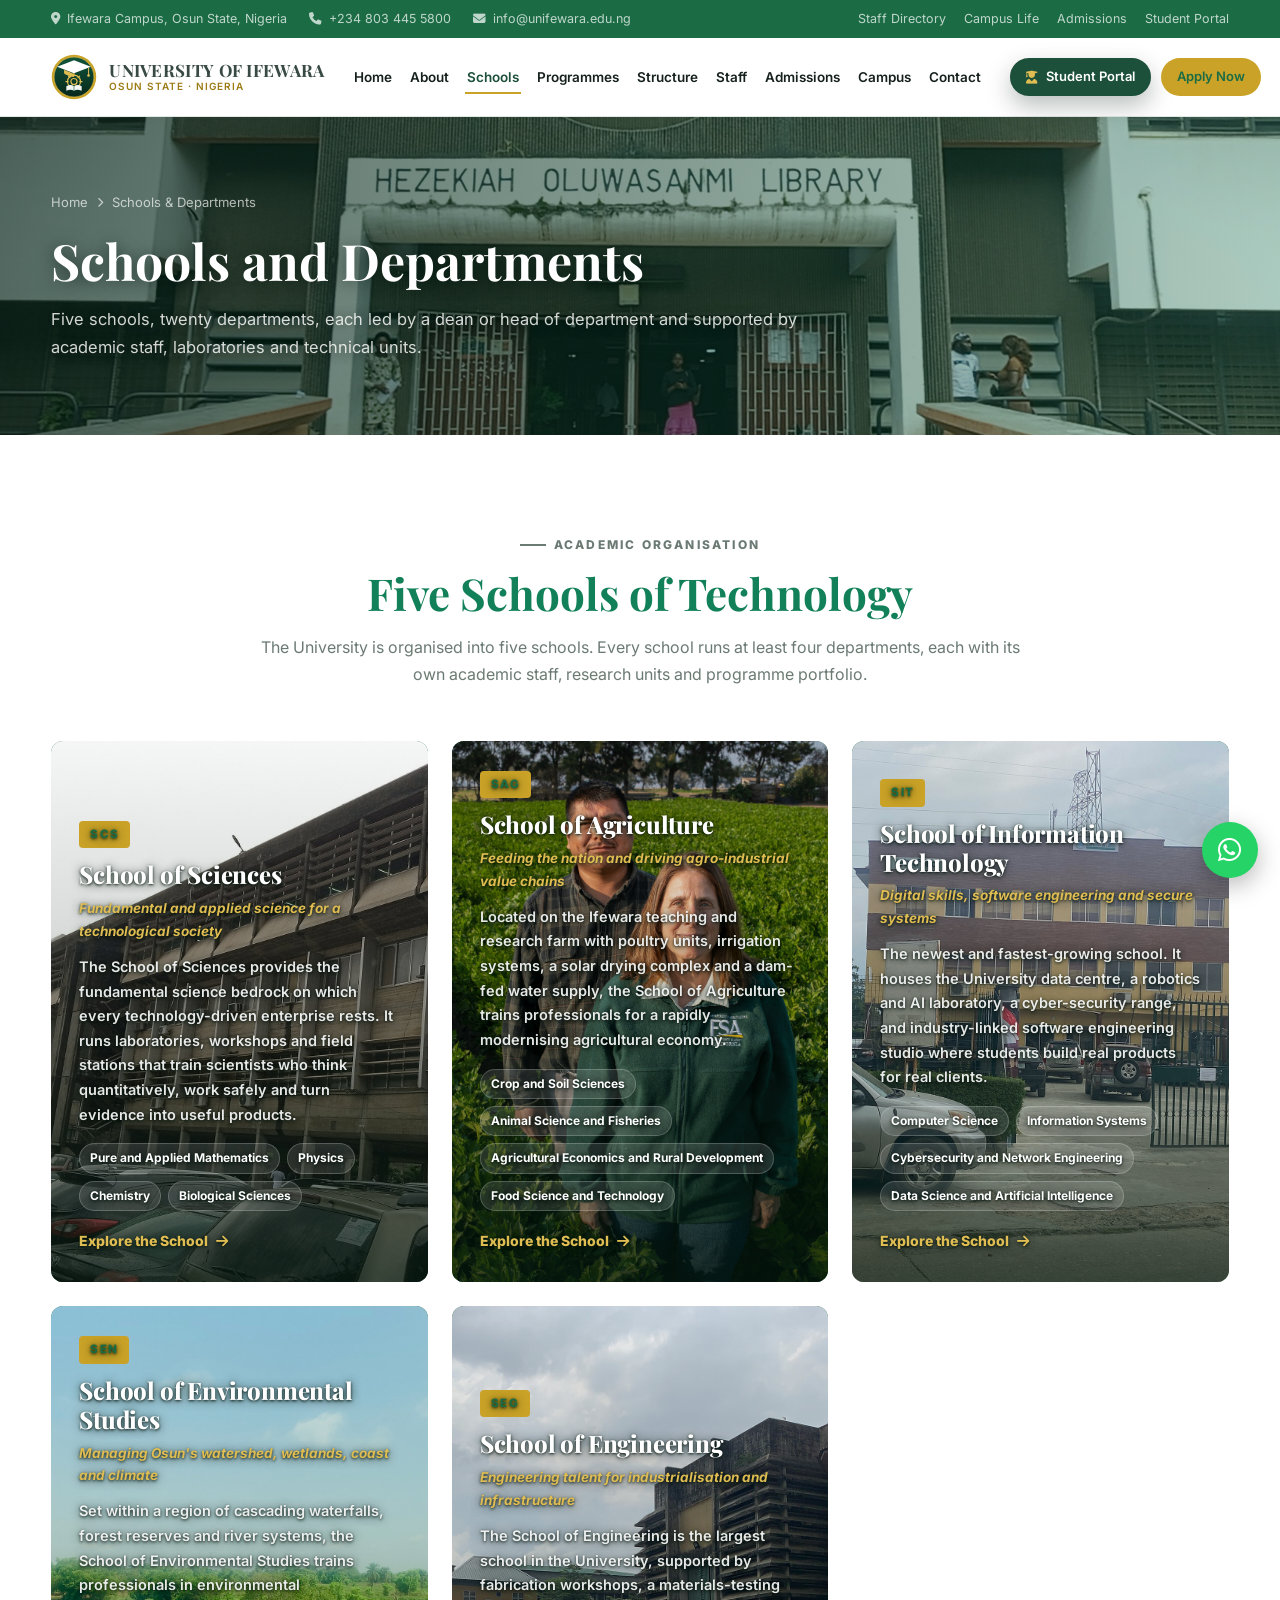
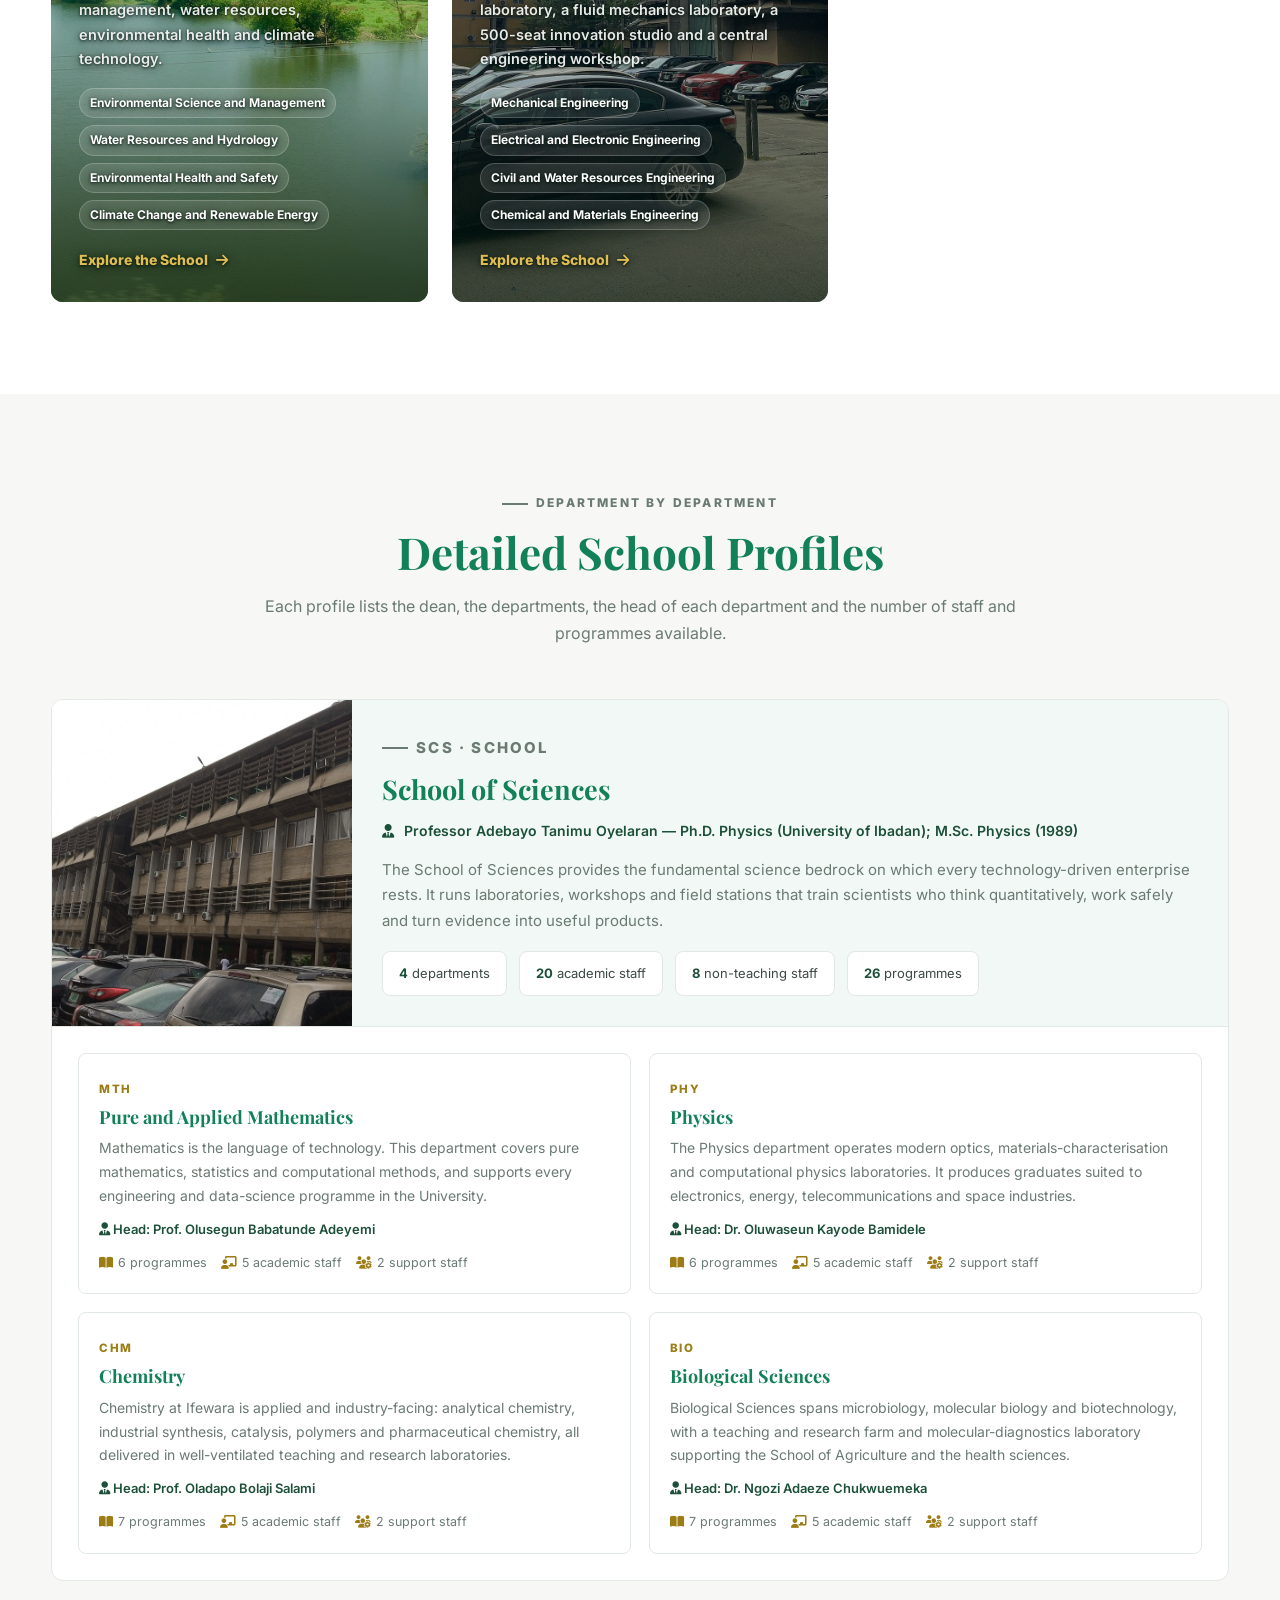
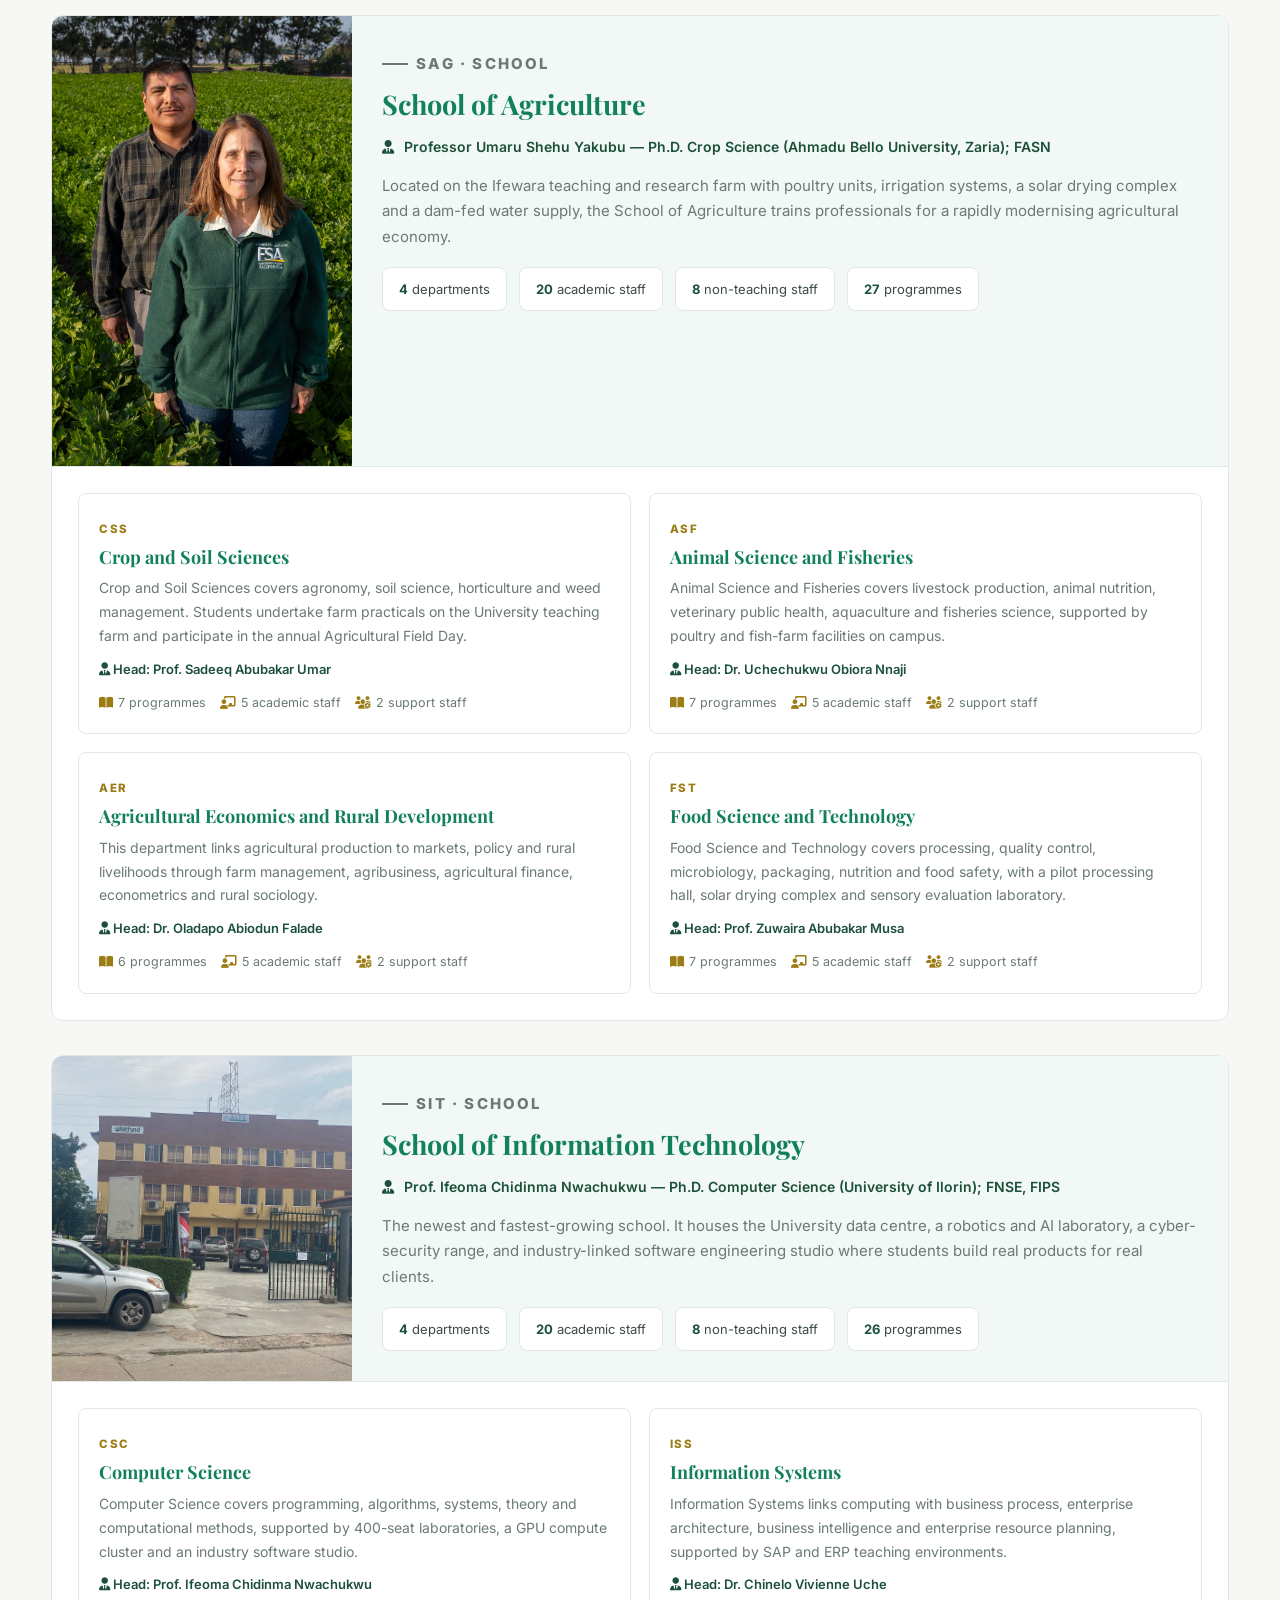
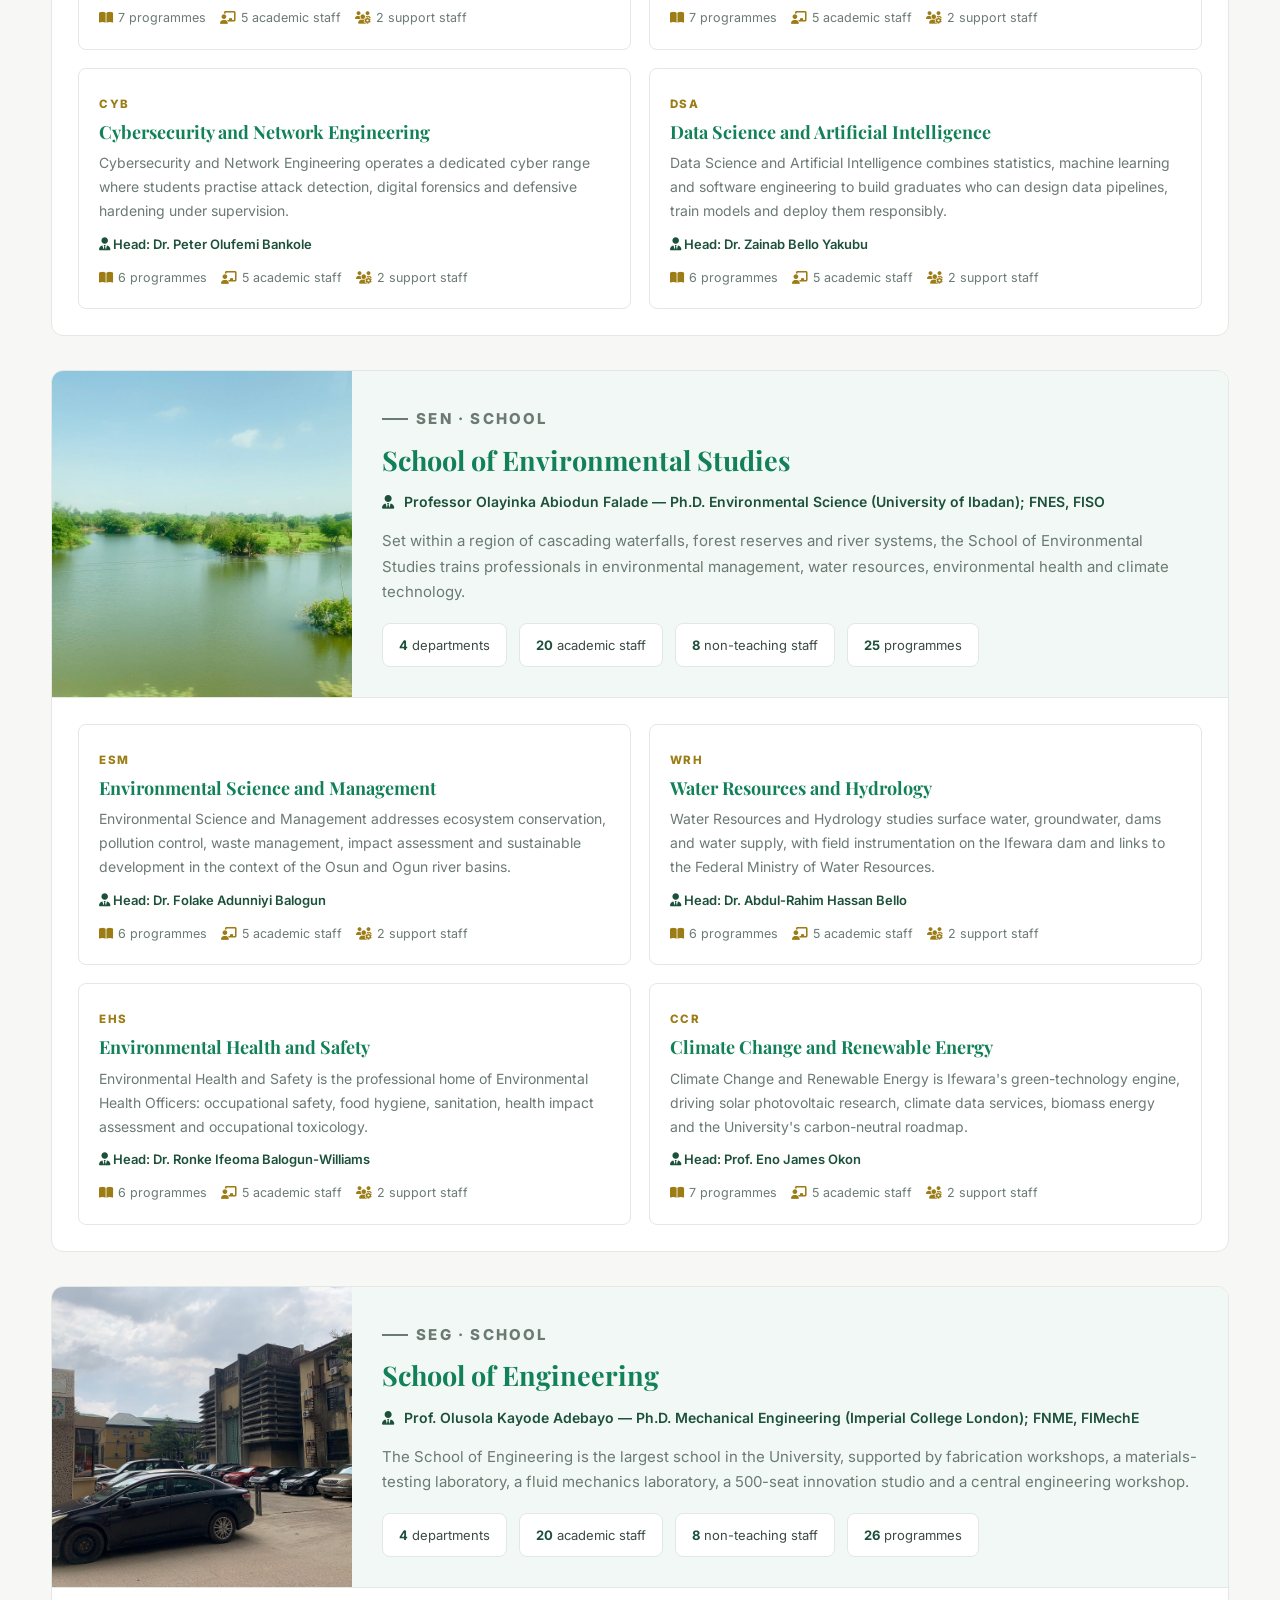
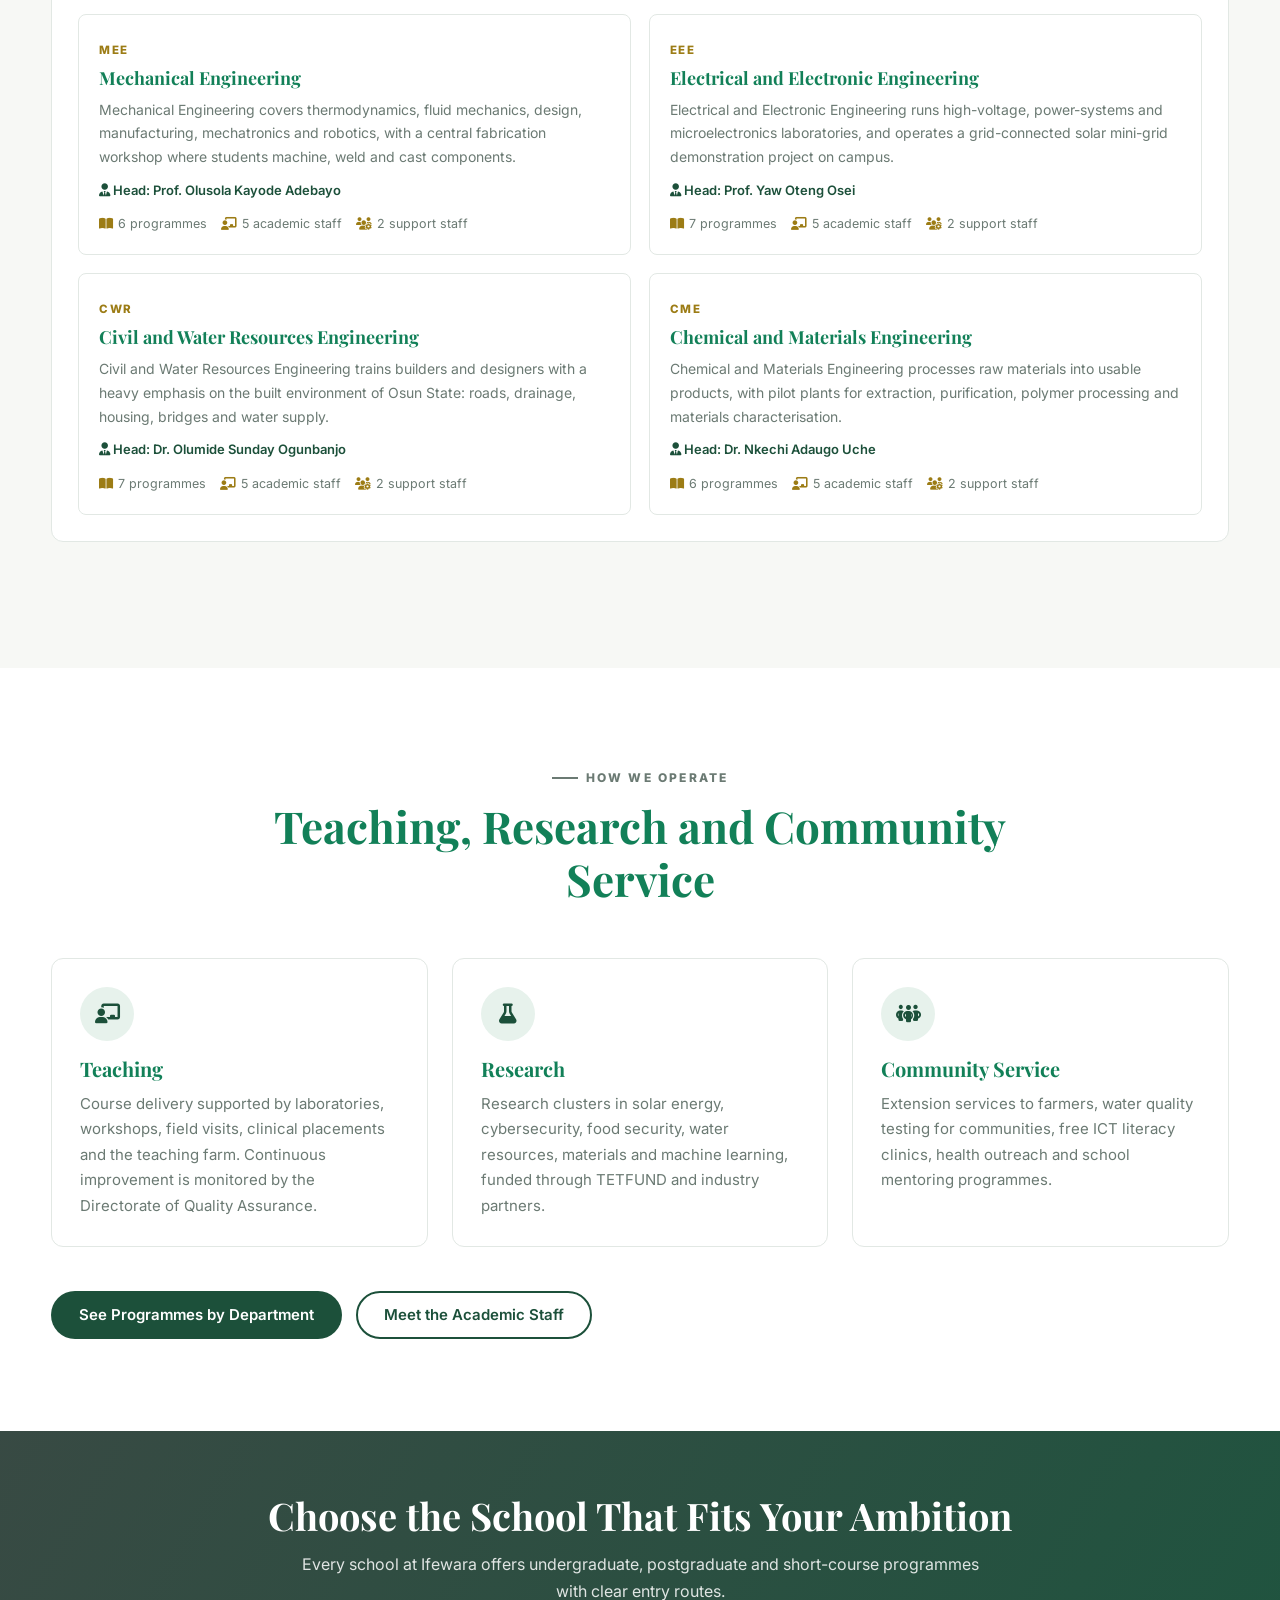
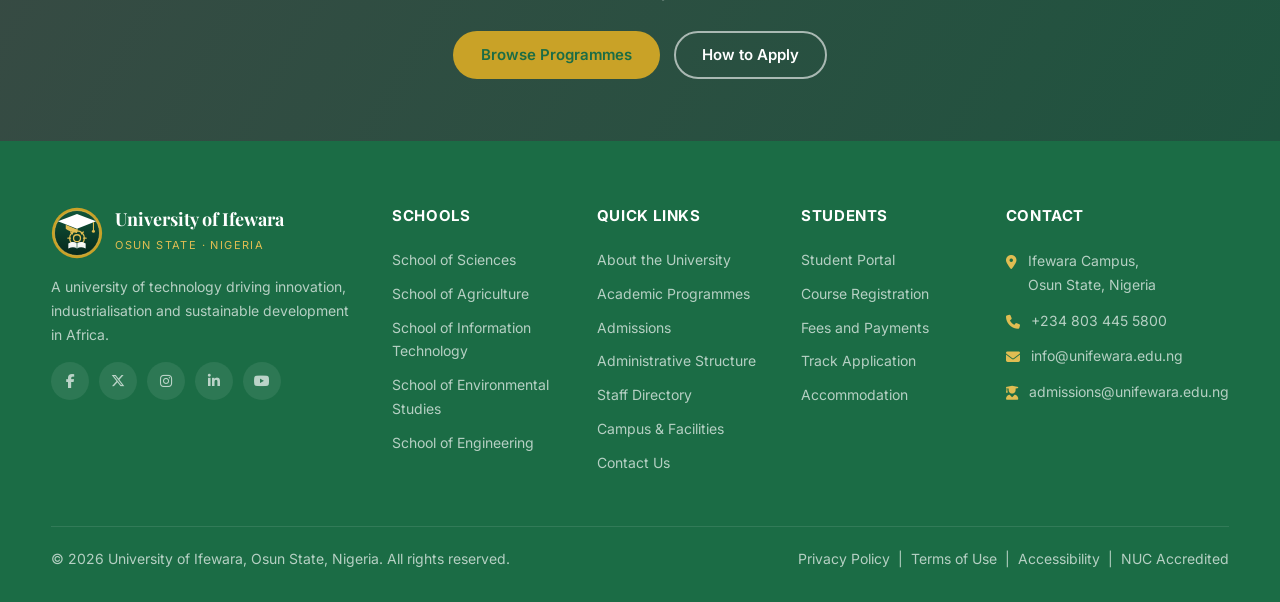
<file: schools.html>
<!DOCTYPE html>
<html lang="en">
<head>
<meta charset="UTF-8">
<meta name="viewport" content="width=device-width, initial-scale=1.0">
<title>Schools and Departments | University of Ifewara, Osun State, Nigeria</title>
<meta name="description" content="Five schools and twenty departments at the University of Ifewara: Sciences, Agriculture, Information Technology, Environmental Studies and Engineering.">
<meta name="theme-color" content="#06281c">

<link rel="preconnect" href="https://fonts.googleapis.com">
<link rel="preconnect" href="https://fonts.gstatic.com" crossorigin>
<link href="https://fonts.googleapis.com/css2?family=Inter:wght@400;500;600;700;800&family=Playfair+Display:ital,wght@0,600;0,700;1,600&display=swap" rel="stylesheet">
<link rel="stylesheet" href="https://cdnjs.cloudflare.com/ajax/libs/font-awesome/6.5.2/css/all.min.css">
<link rel="icon" href="images/logo.svg" type="image/svg+xml">
<link rel="stylesheet" href="style.css">
</head>

<body>
<a class="skip-link" href="#main">Skip to main content</a>

<div class="topbar">
    <div class="container">
        <div class="topbar-items">
            <span><i class="fa-solid fa-location-dot"></i> Ifewara Campus, Osun State, Nigeria</span>
            <span><i class="fa-solid fa-phone"></i> +234 803 445 5800</span>
            <span><i class="fa-solid fa-envelope"></i> info@unifewara.edu.ng</span>
        </div>
        <div class="topbar-links">
            <a href="structure.html">Staff Directory</a>
            <a href="campus.html">Campus Life</a>
            <a href="admissions.html">Admissions</a>
            <a href="#portal">Student Portal</a>
        </div>
    </div>
</div>

<header class="site-header" id="siteHeader">
    <div class="container nav-inner">
        <a class="brand" href="index.html">
            <img src="images/logo.svg" alt="University of Ifewara crest">
            <span class="brand-text">
                <strong>UNIVERSITY OF IFEWARA</strong>
                <small>Osun State &middot; Nigeria</small>
            </span>
        </a>
        <nav class="nav" id="nav" aria-label="Main navigation">
            <a href="index.html">Home</a>
            <a href="about.html">About</a>
            <a href="schools.html" class="active">Schools</a>
            <a href="programmes.html">Programmes</a>
            <a href="structure.html">Structure</a>
            <a href="staff.html">Staff</a>
            <a href="admissions.html">Admissions</a>
            <a href="campus.html">Campus</a>
            <a href="contact.html">Contact</a>
            <a href="portal/login.html" class="nav-portal"><i class="fa-solid fa-user-graduate"></i> Student Portal</a>
        </nav>
        <div class="header-cta">
                        <a href="portal/login.html" class="btn btn-portal btn-sm"><i class="fa-solid fa-user-graduate"></i> Student Portal</a>
<a href="admissions.html" class="btn btn-gold btn-sm">Apply Now</a>
            <button class="menu-btn" id="menuBtn" aria-label="Toggle menu" aria-expanded="false">
                <i class="fa-solid fa-bars"></i>
            </button>
        </div>
    </div>
</header>

<main id="main">

    <section class="page-hero">
        <div class="page-hero-bg">
            <img src="images/library-books.jpg" alt="University of Ifewara library">
        </div>
        <div class="container">
            <nav class="breadcrumb" aria-label="Breadcrumb">
                <a href="index.html">Home</a>
                <i class="fa-solid fa-chevron-right"></i>
                <span>Schools &amp; Departments</span>
            </nav>
            <h1>Schools and Departments</h1>
            <p>
                Five schools, twenty departments, each led by a dean or head of department and
                supported by academic staff, laboratories and technical units.
            </p>
        </div>
    </section>

    <!-- ============ OVERVIEW CARDS ============ -->
    <section class="section">
        <div class="container">
            <div class="section-head">
                <p class="eyebrow">Academic Organisation</p>
                <h2>Five Schools of Technology</h2>
                <p>
                    The University is organised into five schools. Every school runs at least four
                    departments, each with its own academic staff, research units and programme
                    portfolio.
                </p>
            </div>
            <div class="grid grid-3" id="homeSchools"></div>
        </div>
    </section>

    <!-- ============ SCHOOL DETAILS ============ -->
    <section class="section cream">
        <div class="container">
            <div class="section-head">
                <p class="eyebrow">Department by Department</p>
                <h2>Detailed School Profiles</h2>
                <p>
                    Each profile lists the dean, the departments, the head of each department and
                    the number of staff and programmes available.
                </p>
            </div>

            <div id="schoolDetailWrap"></div>
        </div>
    </section>

    <!-- ============ CROSS-CUTTING ============ -->
    <section class="section">
        <div class="container">
            <div class="section-head">
                <p class="eyebrow">How We Operate</p>
                <h2>Teaching, Research and Community Service</h2>
            </div>

            <div class="grid grid-3">
                <article class="card reveal">
                    <div class="icon-circle"><i class="fa-solid fa-chalkboard-user"></i></div>
                    <h3>Teaching</h3>
                    <p>Course delivery supported by laboratories, workshops, field visits, clinical placements and the teaching farm. Continuous improvement is monitored by the Directorate of Quality Assurance.</p>
                </article>
                <article class="card reveal">
                    <div class="icon-circle"><i class="fa-solid fa-flask"></i></div>
                    <h3>Research</h3>
                    <p>Research clusters in solar energy, cybersecurity, food security, water resources, materials and machine learning, funded through TETFUND and industry partners.</p>
                </article>
                <article class="card reveal">
                    <div class="icon-circle"><i class="fa-solid fa-people-group"></i></div>
                    <h3>Community Service</h3>
                    <p>Extension services to farmers, water quality testing for communities, free ICT literacy clinics, health outreach and school mentoring programmes.</p>
                </article>
            </div>

            <div style="text-align:center;margin-top:44px;" class="hero-actions">
                <a href="programmes.html" class="btn btn-green">See Programmes by Department</a>
                <a href="staff.html" class="btn btn-outline">Meet the Academic Staff</a>
            </div>
        </div>
    </section>

    <section class="cta-band">
        <div class="container">
            <h2>Choose the School That Fits Your Ambition</h2>
            <p>Every school at Ifewara offers undergraduate, postgraduate and short-course programmes with clear entry routes.</p>
            <div class="hero-actions">
                <a href="programmes.html" class="btn btn-gold">Browse Programmes</a>
                <a href="admissions.html" class="btn btn-ghost">How to Apply</a>
            </div>
        </div>
    </section>

</main>

<footer class="site-footer">
    <div class="container">
        <div class="footer-grid">
            <div>
                <div class="footer-brand">
                    <img src="images/logo.svg" alt="">
                    <span>
                        <strong>University of Ifewara</strong>
                        <small>Osun State &middot; Nigeria</small>
                    </span>
                </div>
                <p>A university of technology driving innovation, industrialisation and sustainable development in Africa.</p>
                <div class="socials">
                    <a href="#" aria-label="Facebook"><i class="fa-brands fa-facebook-f"></i></a>
                    <a href="#" aria-label="X"><i class="fa-brands fa-x-twitter"></i></a>
                    <a href="#" aria-label="Instagram"><i class="fa-brands fa-instagram"></i></a>
                    <a href="#" aria-label="LinkedIn"><i class="fa-brands fa-linkedin-in"></i></a>
                    <a href="#" aria-label="YouTube"><i class="fa-brands fa-youtube"></i></a>
                </div>
            </div>
            <div>
                <h4>Schools</h4>
                <a href="schools.html#scs">School of Sciences</a>
                <a href="schools.html#sag">School of Agriculture</a>
                <a href="schools.html#sit">School of Information Technology</a>
                <a href="schools.html#sen">School of Environmental Studies</a>
                <a href="schools.html#seg">School of Engineering</a>
            </div>
            <div>
                <h4>Quick Links</h4>
                <a href="about.html">About the University</a>
                <a href="programmes.html">Academic Programmes</a>
                <a href="admissions.html">Admissions</a>
                <a href="structure.html">Administrative Structure</a>
                <a href="staff.html">Staff Directory</a>
                <a href="campus.html">Campus &amp; Facilities</a>
                <a href="contact.html">Contact Us</a>
            </div>
            <div>
                <h4>Students</h4>
                <a href="portal/login.html">Student Portal</a>
                <a href="portal/dashboard.html">Course Registration</a>
                <a href="admissions.html#fees">Fees and Payments</a>
                <a href="portal/login.html#track">Track Application</a>
                <a href="campus.html">Accommodation</a>
            </div>

            <div>
                <h4>Contact</h4>
                <ul class="footer-contact">
                    <li><i class="fa-solid fa-location-dot"></i><span>Ifewara Campus,<br>Osun State, Nigeria</span></li>
                    <li><i class="fa-solid fa-phone"></i><span>+234 803 445 5800</span></li>
                    <li><i class="fa-solid fa-envelope"></i><span>info@unifewara.edu.ng</span></li>
                    <li><i class="fa-solid fa-user-graduate"></i><span>admissions@unifewara.edu.ng</span></li>
                </ul>
            </div>
        </div>
        <div class="footer-bottom">
            <p>&copy; <span id="year">2026</span> University of Ifewara, Osun State, Nigeria. All rights reserved.</p>
            <p>
                <a href="#">Privacy Policy</a> &nbsp;|&nbsp;
                <a href="#">Terms of Use</a> &nbsp;|&nbsp;
                <a href="#">Accessibility</a> &nbsp;|&nbsp;
                <a href="#">NUC Accredited</a>
            </p>
        </div>
    </div>
</footer>

<a href="#" class="whatsapp" id="whatsappBtn" aria-label="Enquire on WhatsApp">
    <i class="fa-brands fa-whatsapp"></i>
</a>
<button class="to-top" id="toTop" aria-label="Back to top">
    <i class="fa-solid fa-arrow-up"></i>
</button>

<script src="data.js"></script>
<script src="script.js"></script>
</body>
</html>
</file>
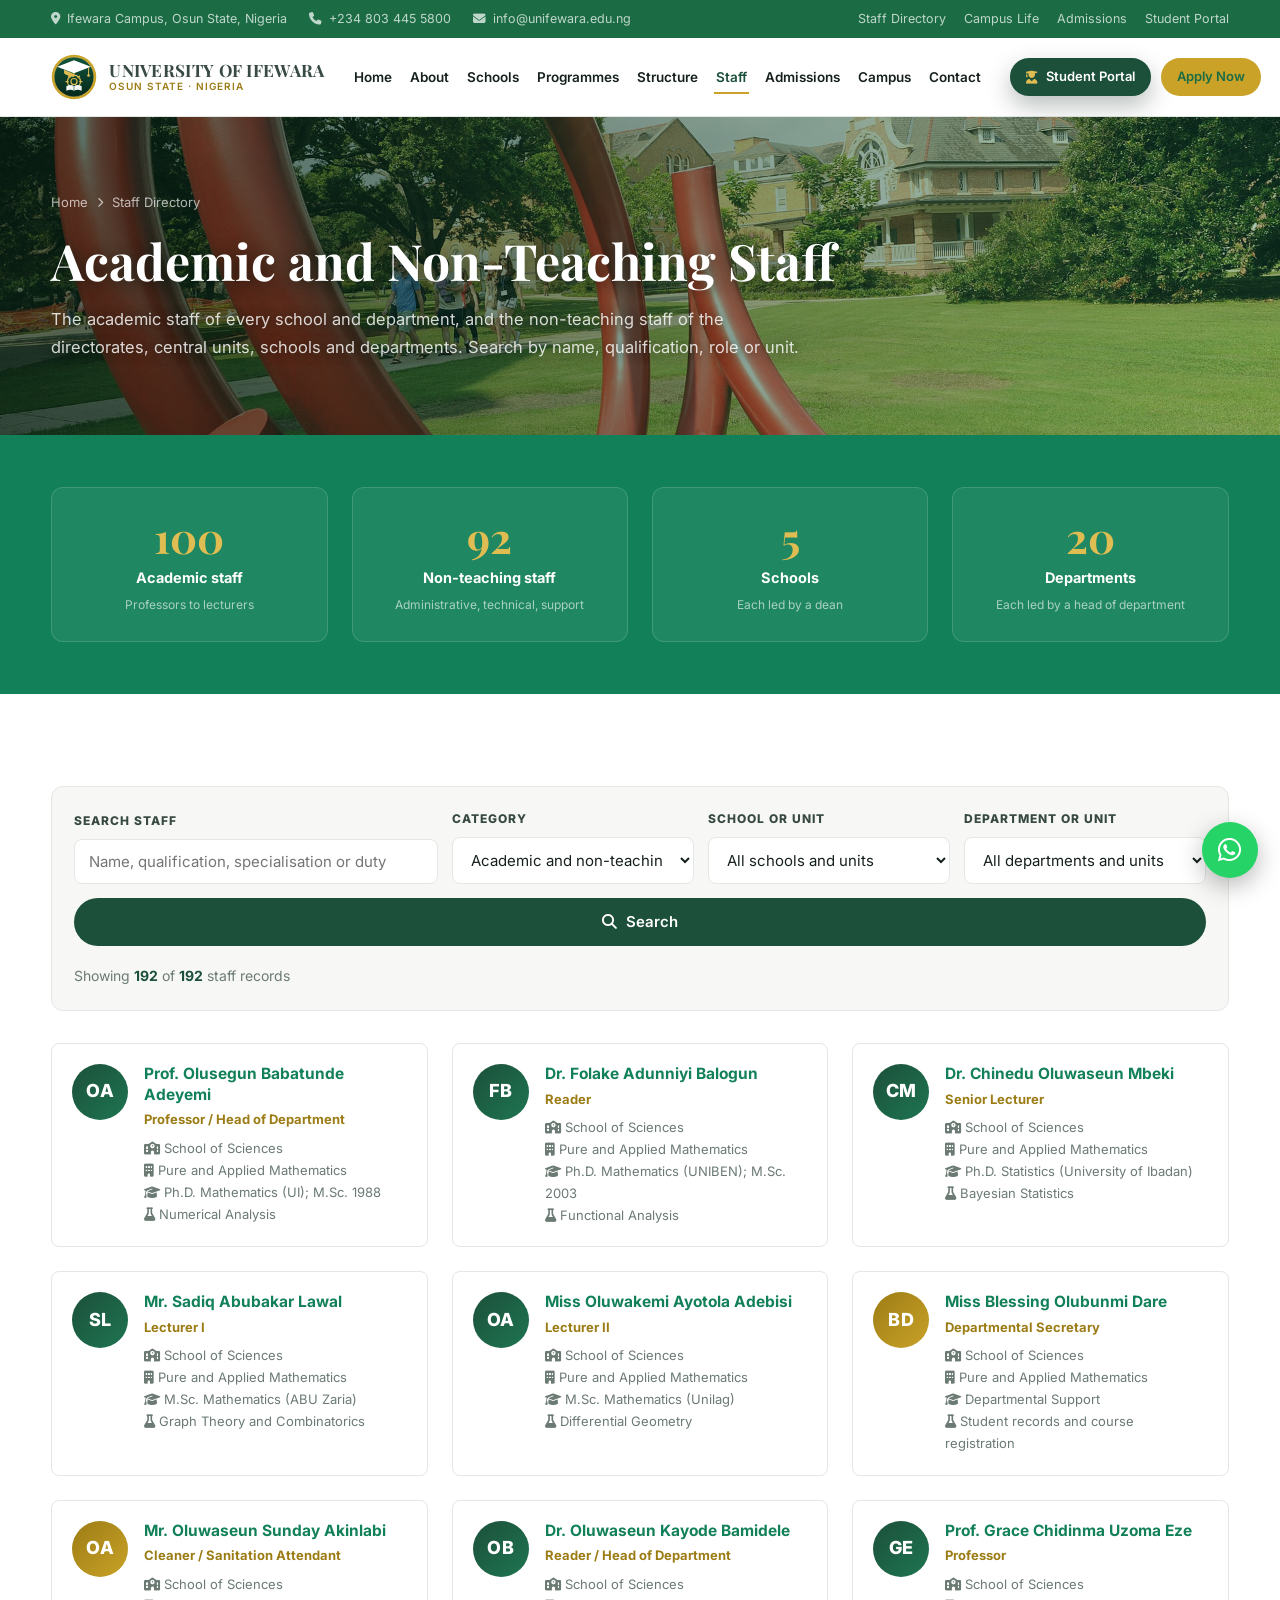
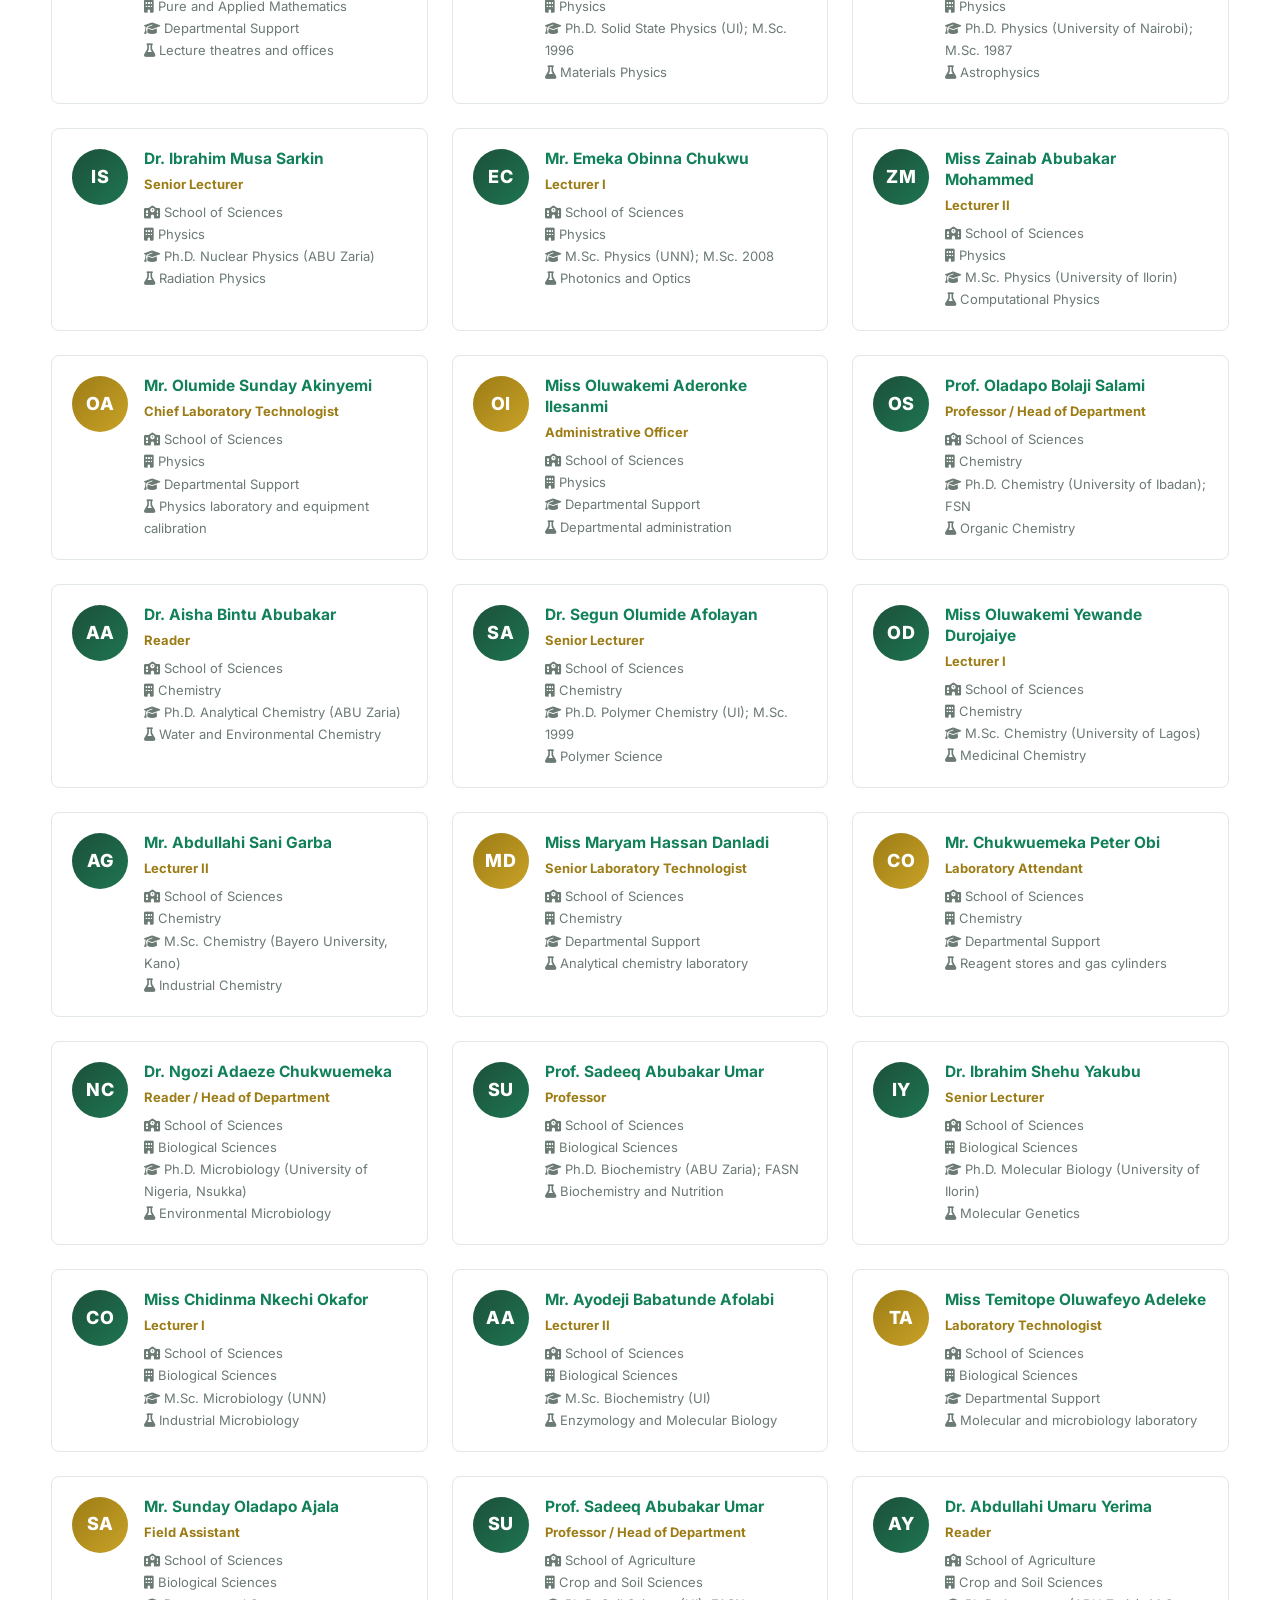
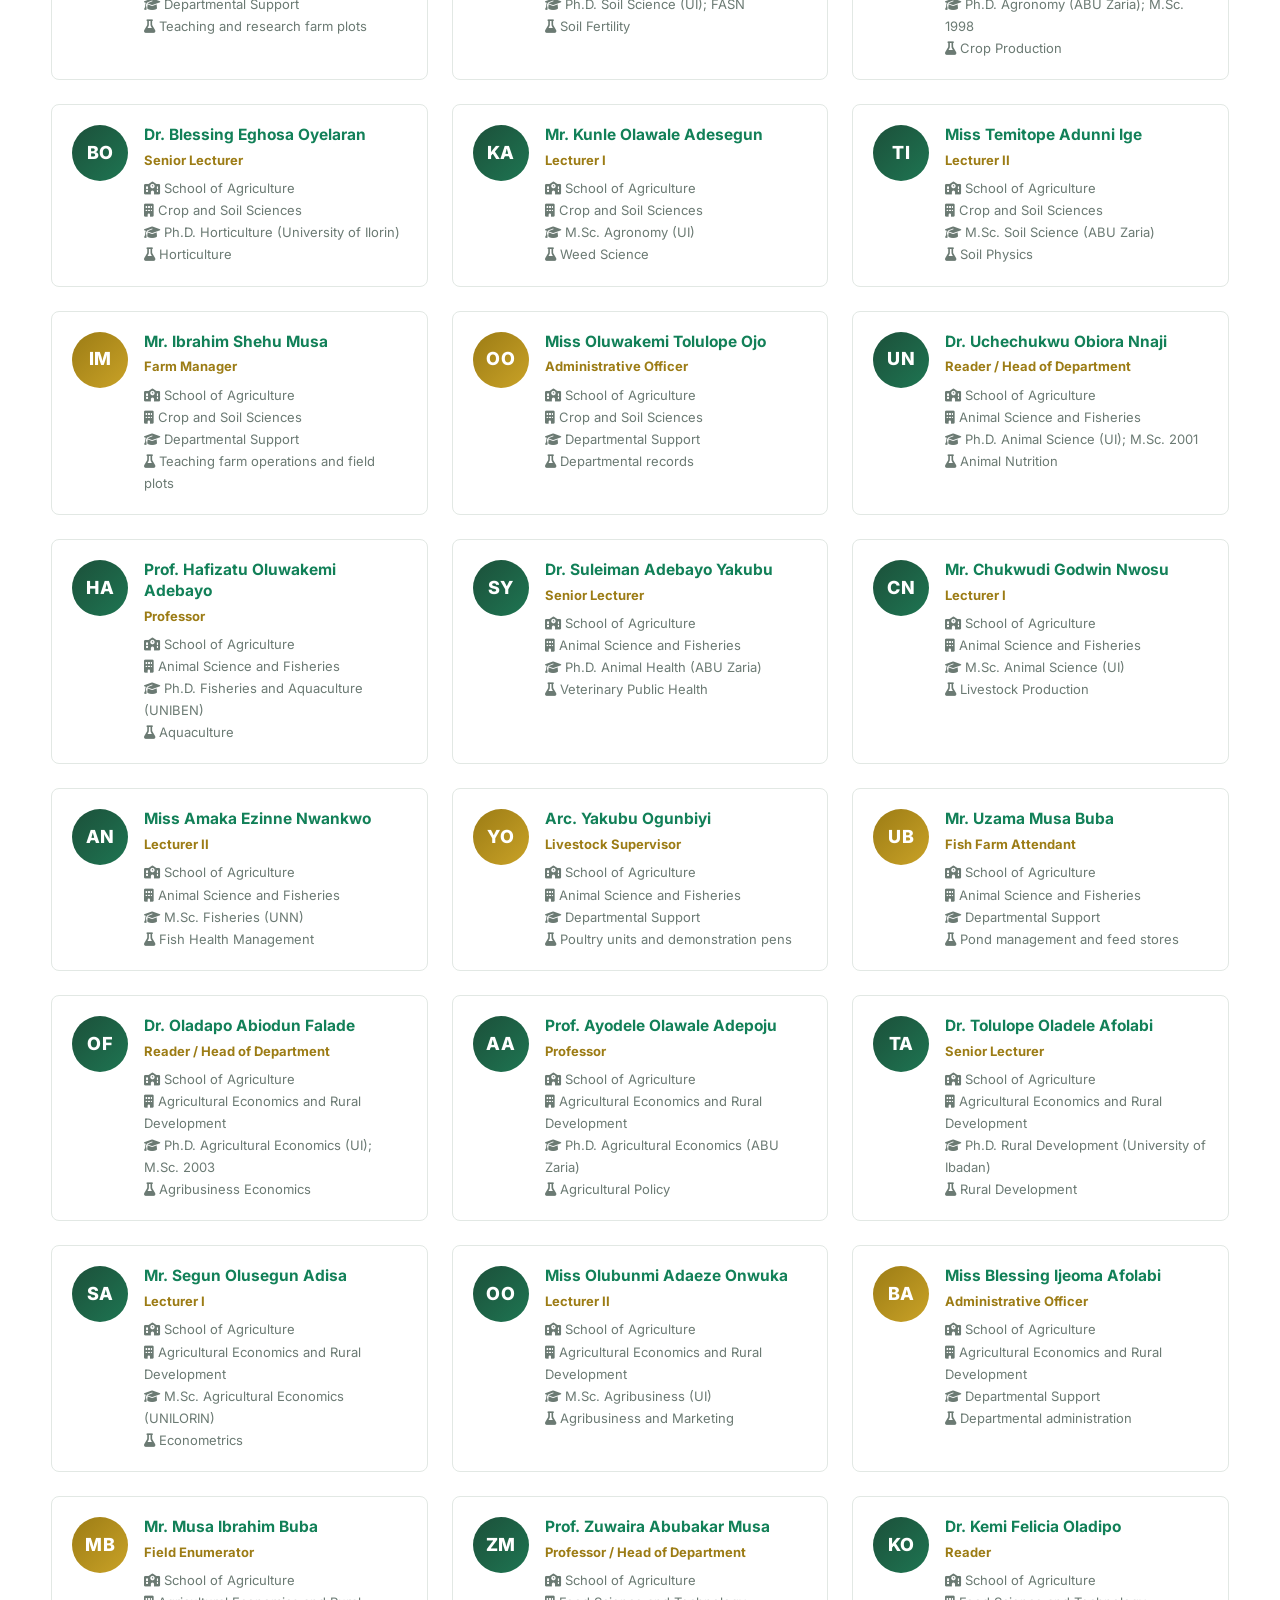
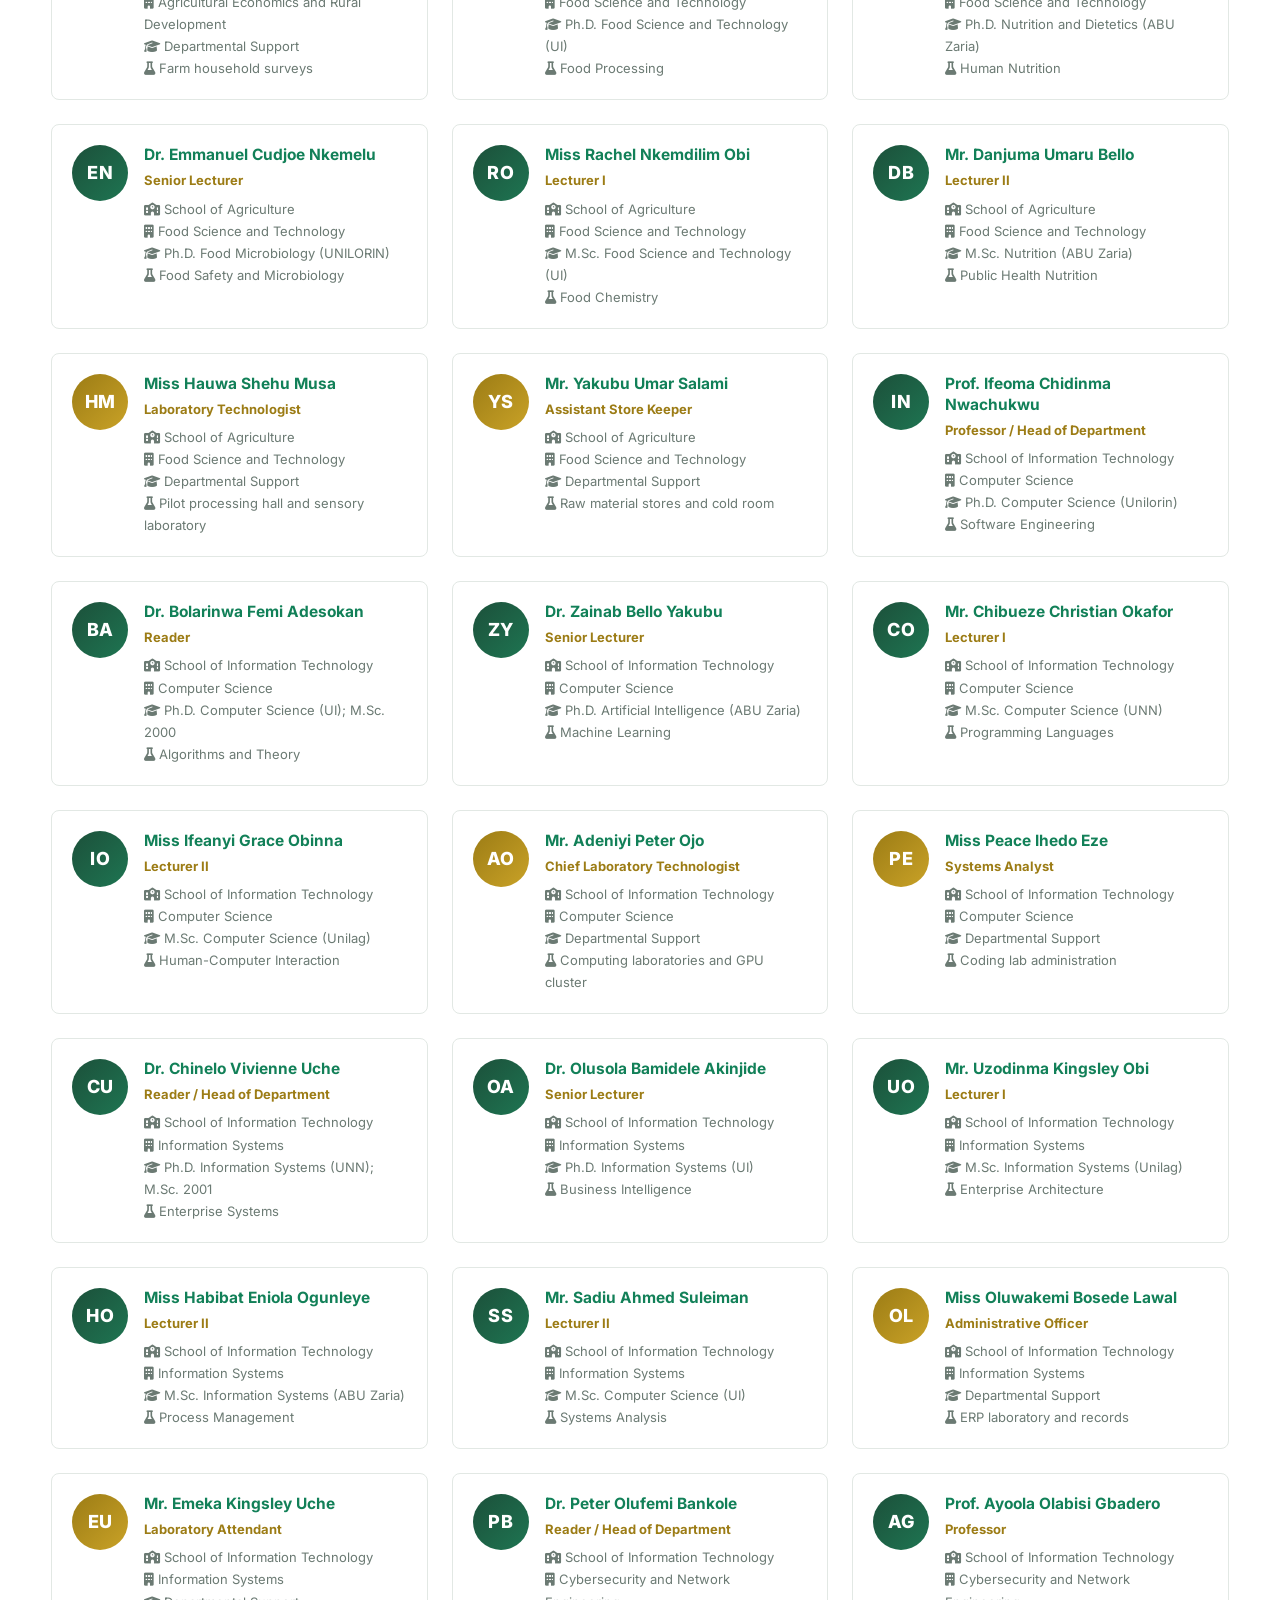
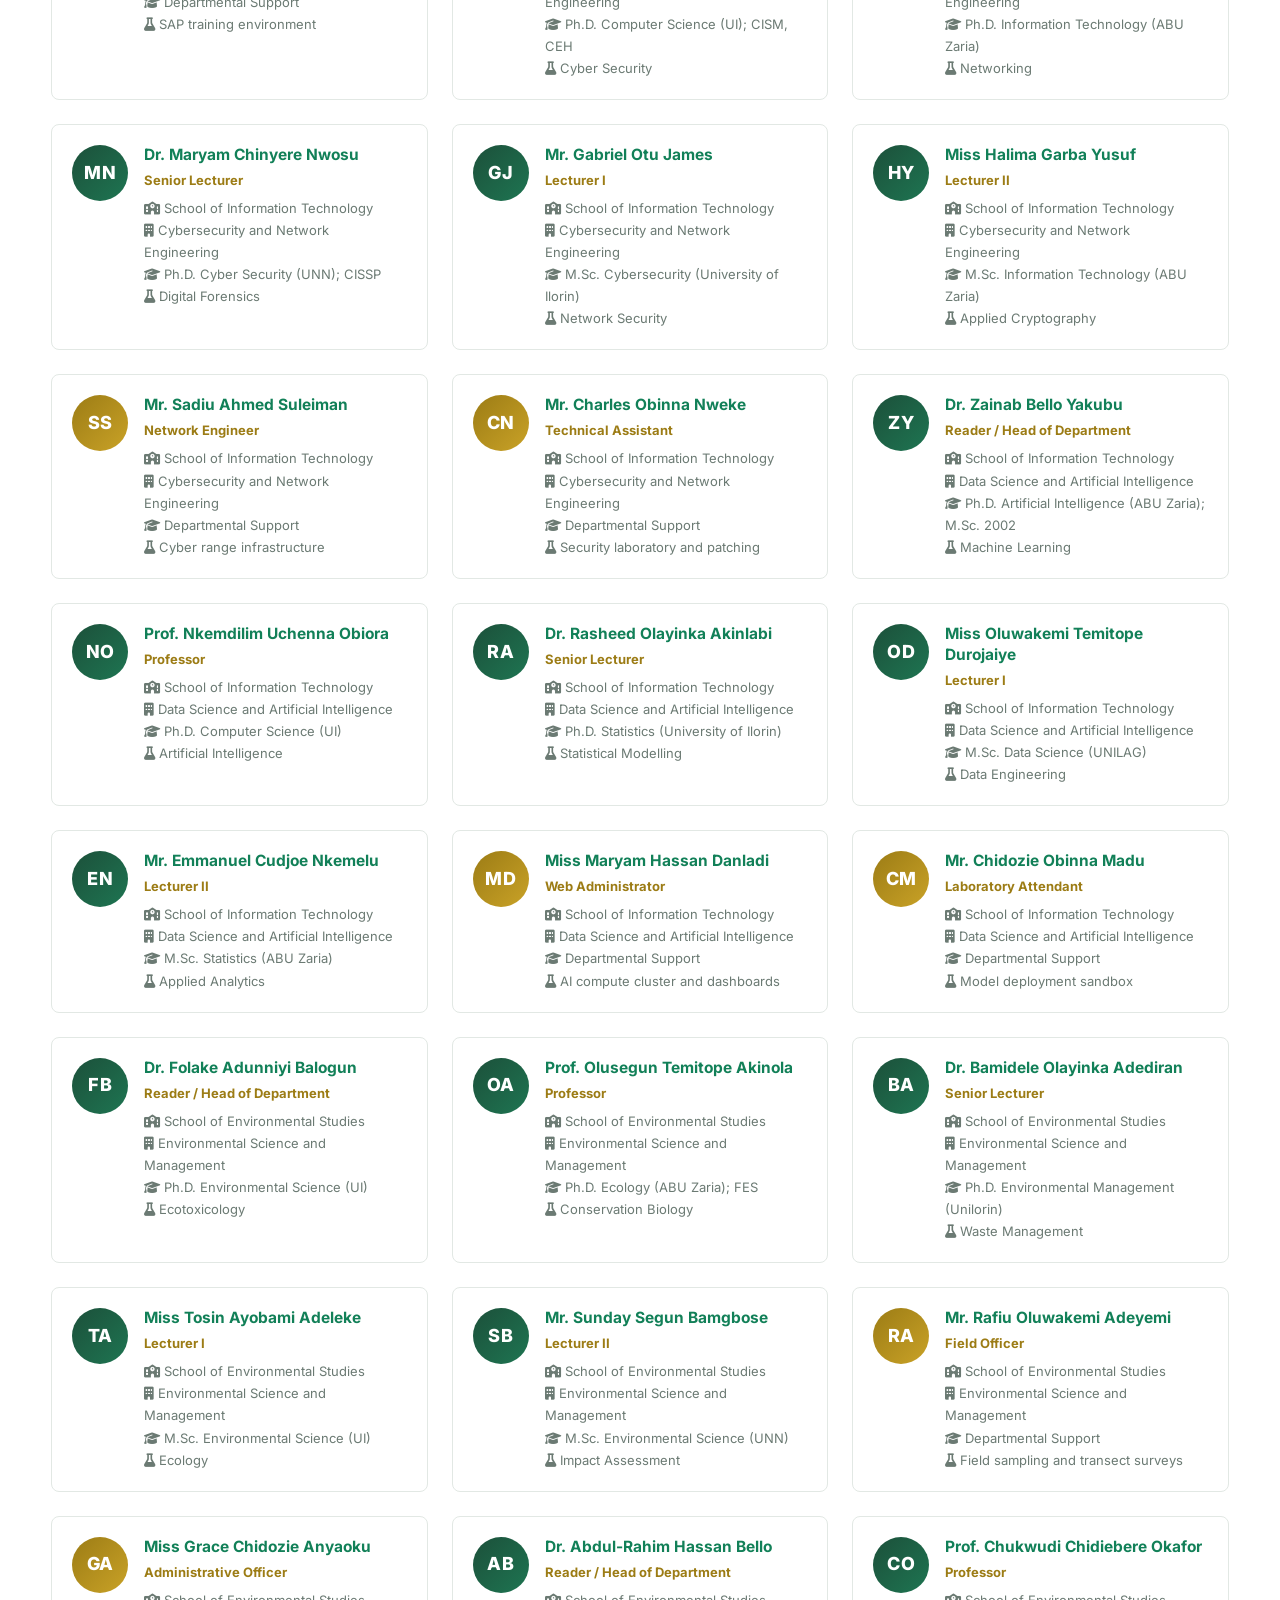
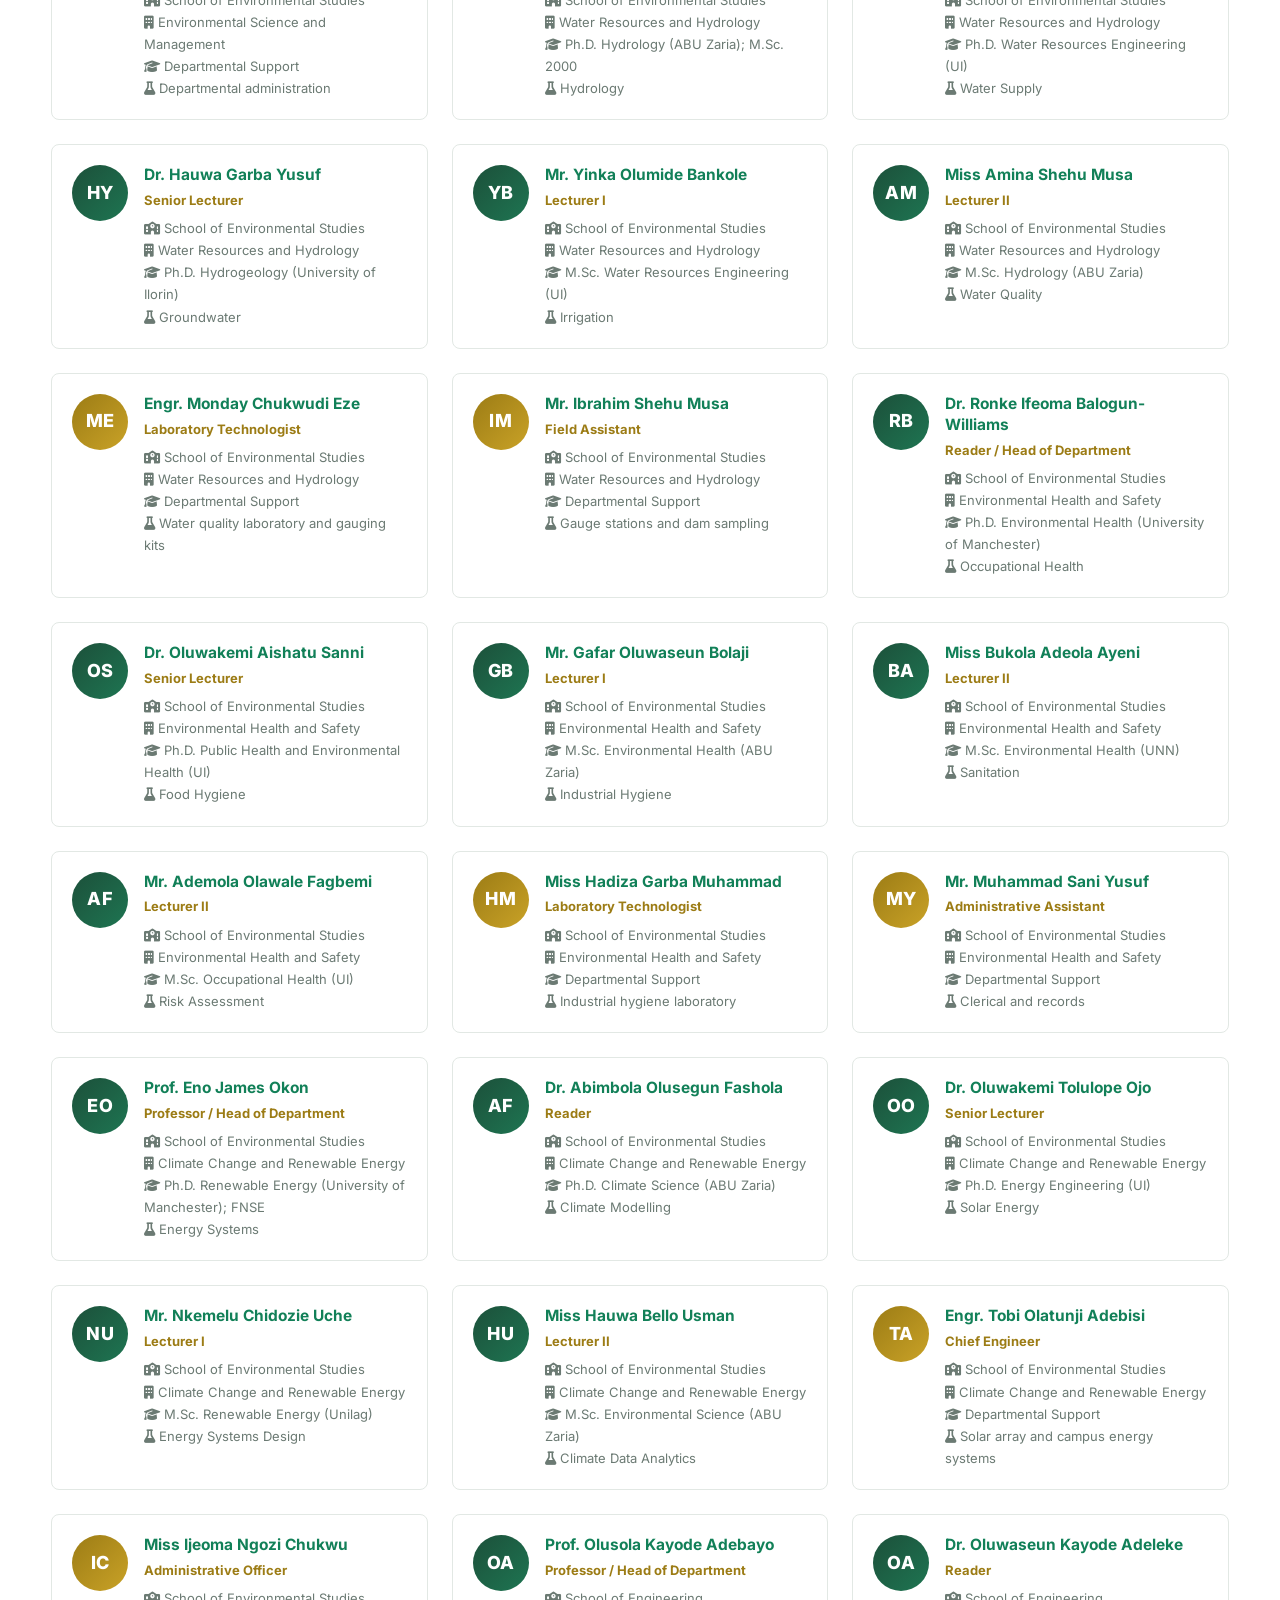
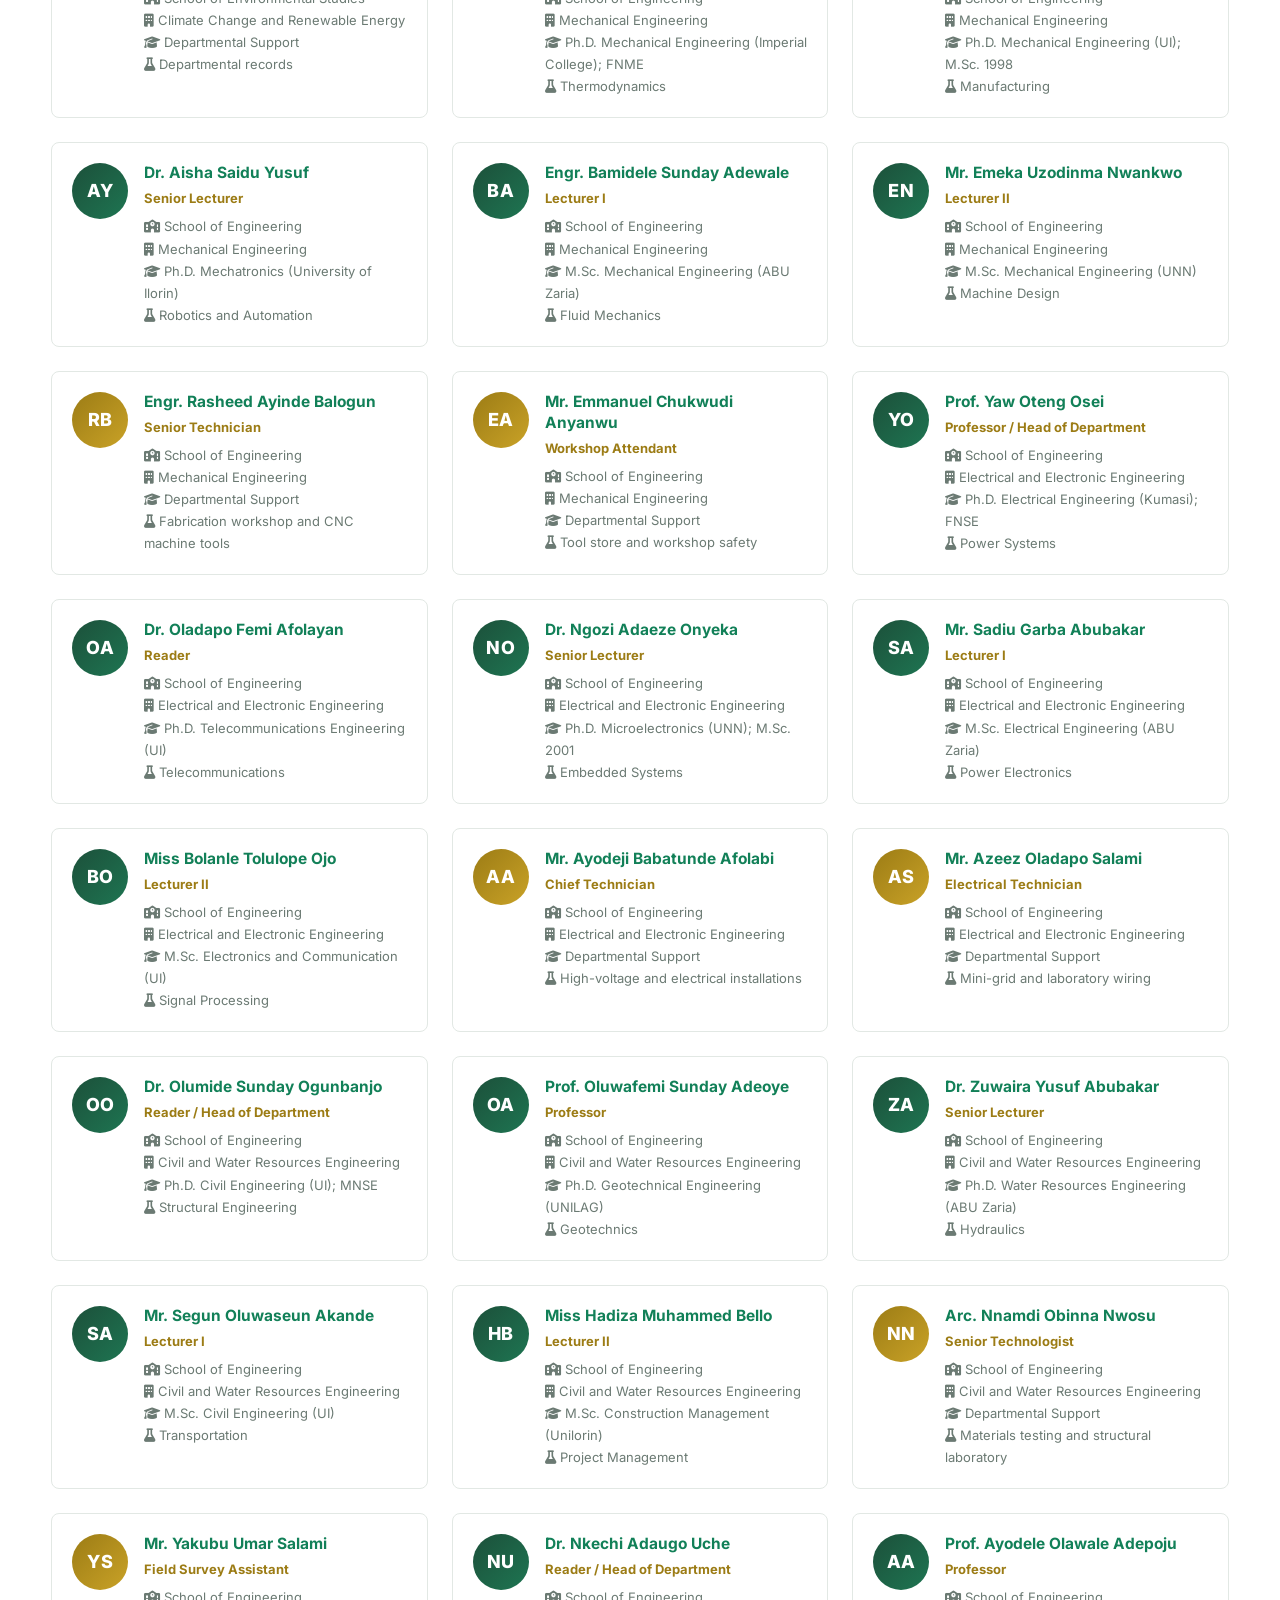
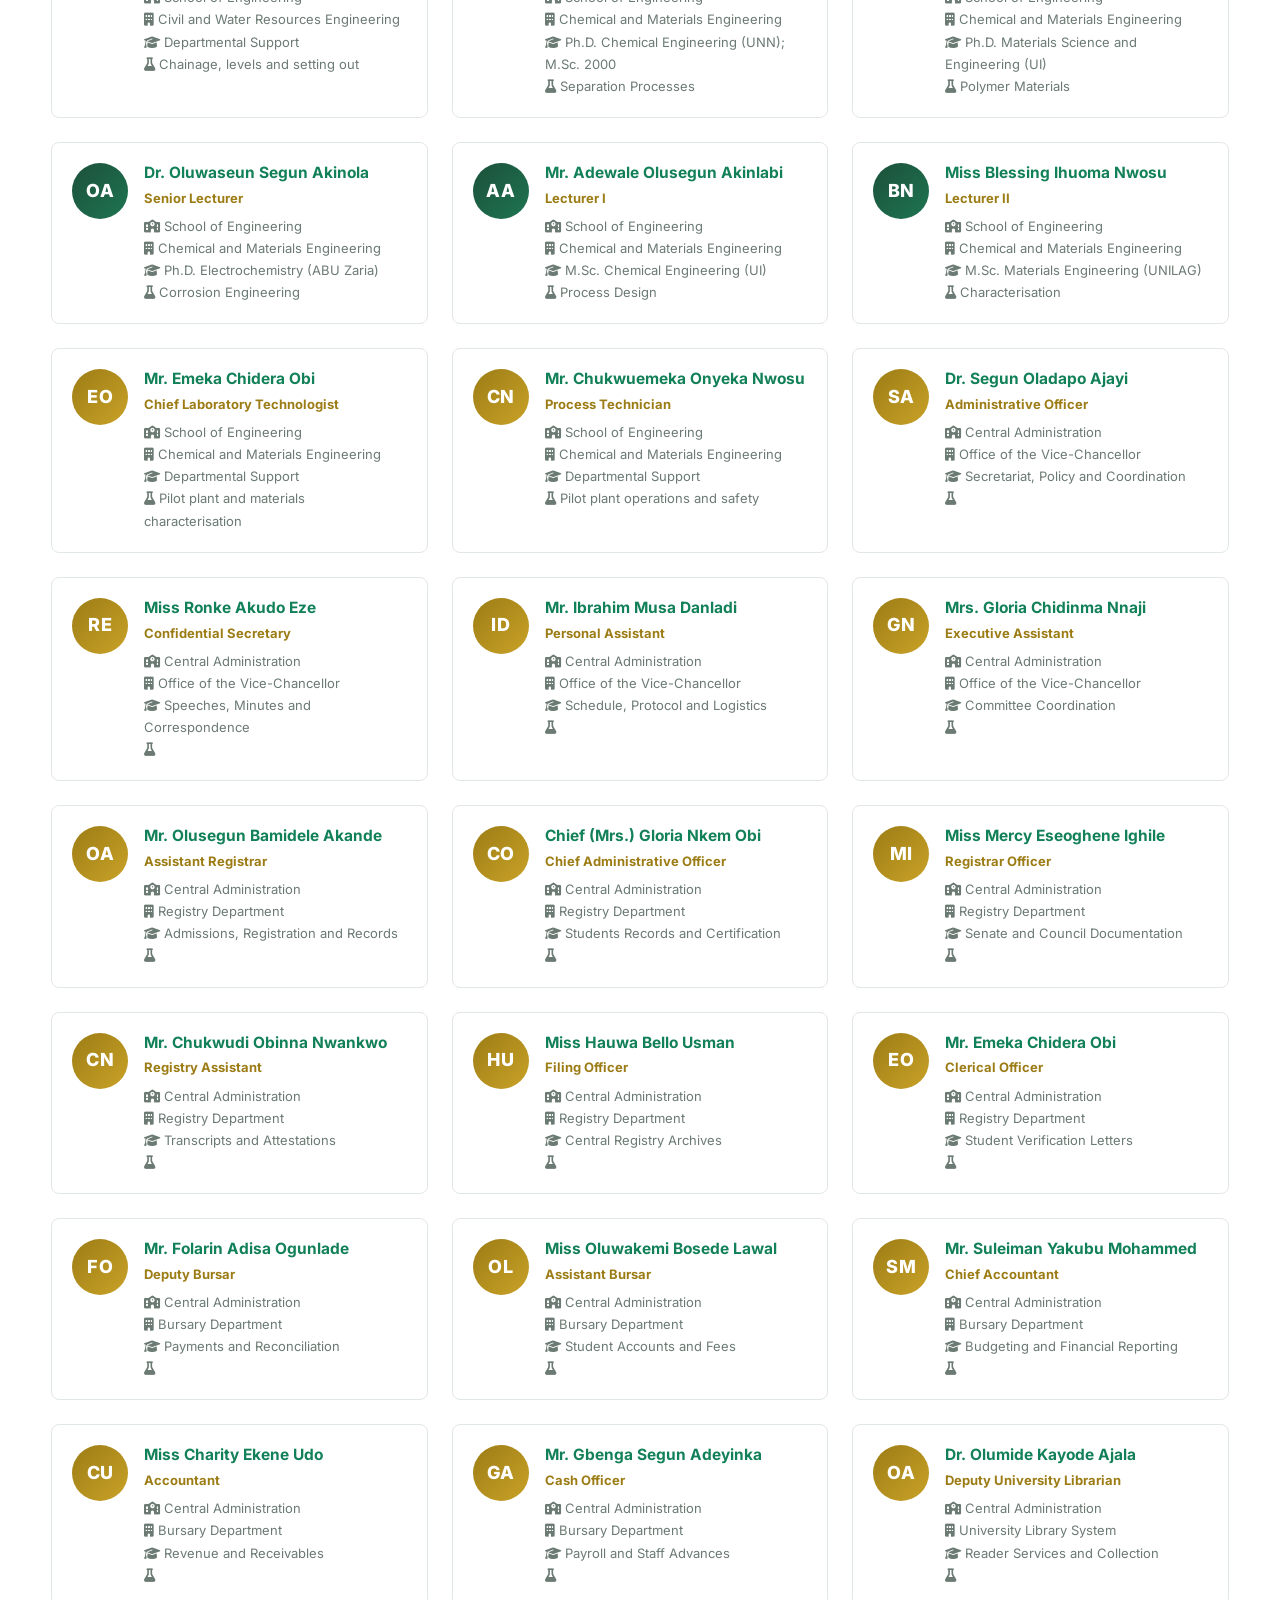
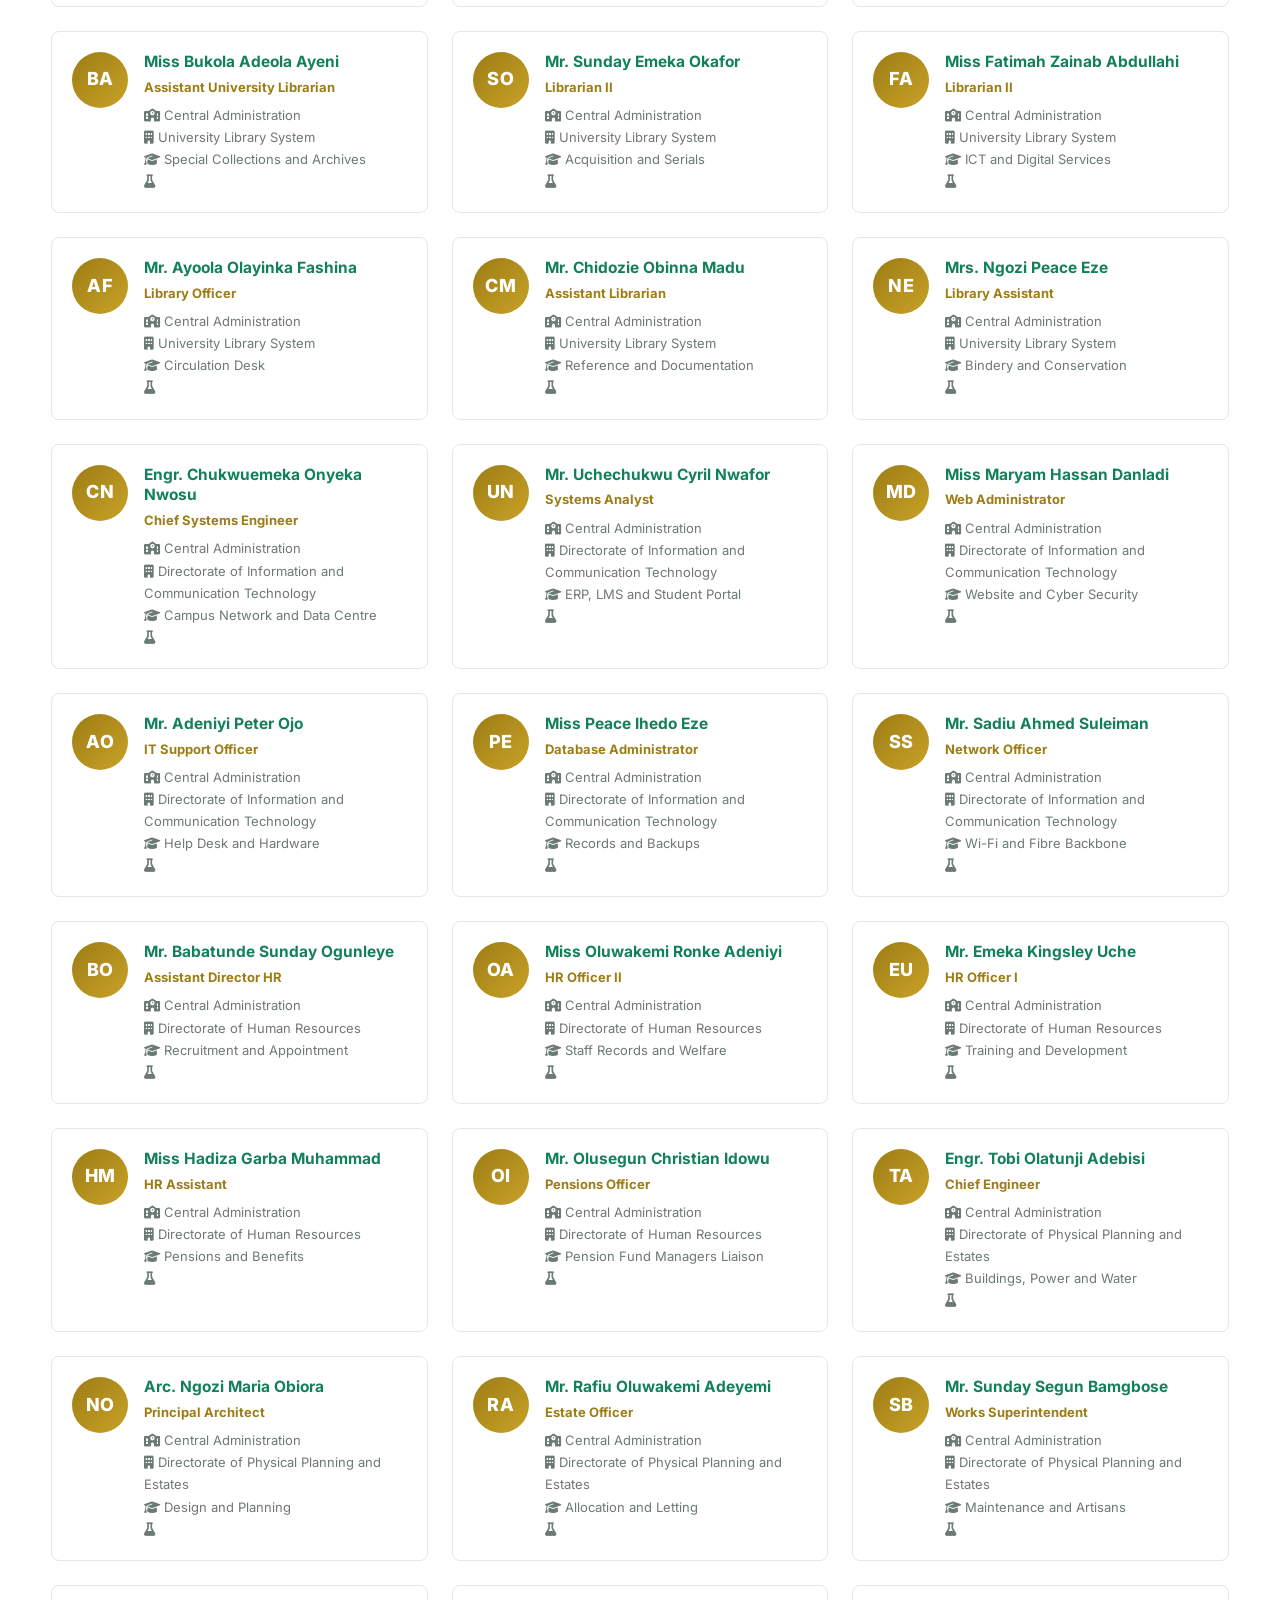
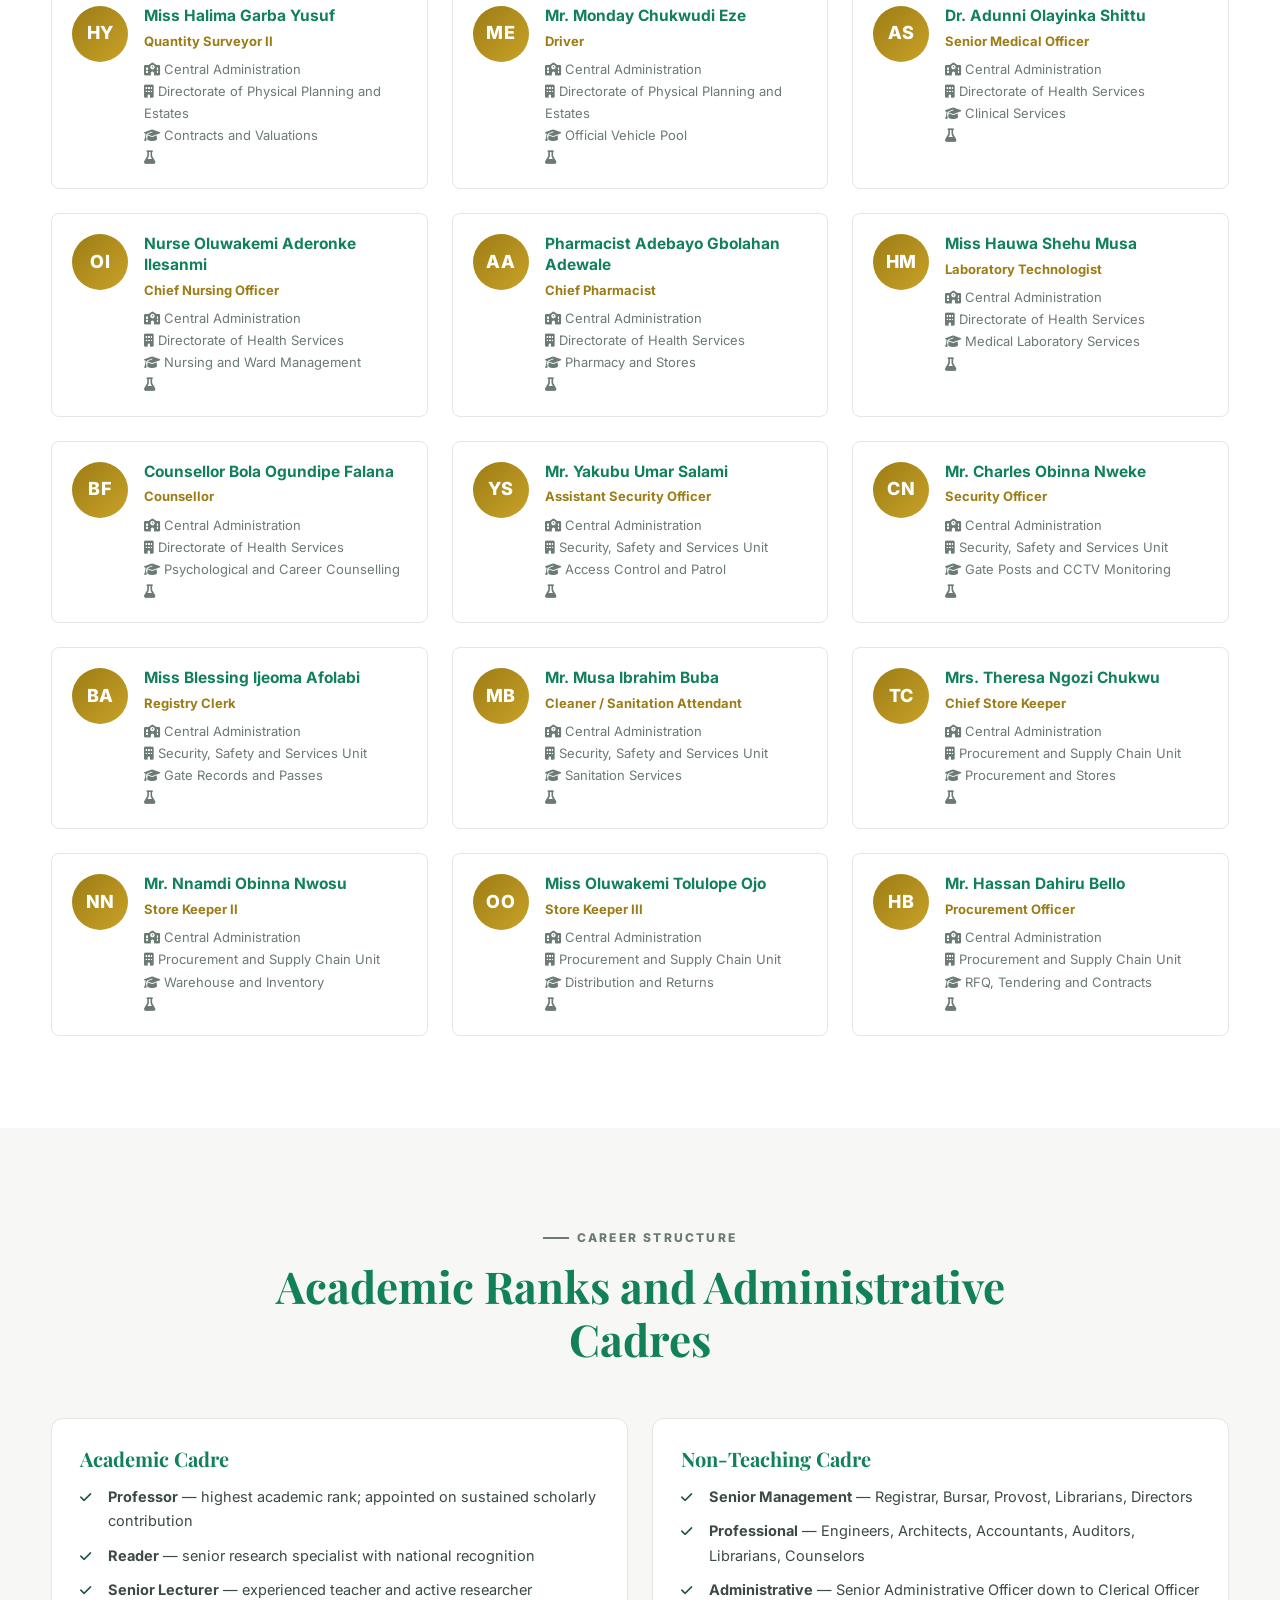
<file: staff.html>
<!DOCTYPE html>
<html lang="en">
<head>
<meta charset="UTF-8">
<meta name="viewport" content="width=device-width, initial-scale=1.0">
<title>Academic and Non-Teaching Staff Directory | University of Ifewara, Osun State, Nigeria</title>
<meta name="description" content="Search the staff directory of the University of Ifewara: academic staff of every department and the non-teaching staff of the directorates, central units, schools and departments.">
<meta name="theme-color" content="#06281c">

<link rel="preconnect" href="https://fonts.googleapis.com">
<link rel="preconnect" href="https://fonts.gstatic.com" crossorigin>
<link href="https://fonts.googleapis.com/css2?family=Inter:wght@400;500;600;700;800&family=Playfair+Display:ital,wght@0,600;0,700;1,600&display=swap" rel="stylesheet">
<link rel="stylesheet" href="https://cdnjs.cloudflare.com/ajax/libs/font-awesome/6.5.2/css/all.min.css">
<link rel="icon" href="images/logo.svg" type="image/svg+xml">
<link rel="stylesheet" href="style.css">
</head>

<body>
<a class="skip-link" href="#main">Skip to main content</a>

<div class="topbar">
    <div class="container">
        <div class="topbar-items">
            <span><i class="fa-solid fa-location-dot"></i> Ifewara Campus, Osun State, Nigeria</span>
            <span><i class="fa-solid fa-phone"></i> +234 803 445 5800</span>
            <span><i class="fa-solid fa-envelope"></i> info@unifewara.edu.ng</span>
        </div>
        <div class="topbar-links">
            <a href="structure.html">Staff Directory</a>
            <a href="campus.html">Campus Life</a>
            <a href="admissions.html">Admissions</a>
            <a href="#portal">Student Portal</a>
        </div>
    </div>
</div>

<header class="site-header" id="siteHeader">
    <div class="container nav-inner">
        <a class="brand" href="index.html">
            <img src="images/logo.svg" alt="University of Ifewara crest">
            <span class="brand-text">
                <strong>UNIVERSITY OF IFEWARA</strong>
                <small>Osun State &middot; Nigeria</small>
            </span>
        </a>
        <nav class="nav" id="nav" aria-label="Main navigation">
            <a href="index.html">Home</a>
            <a href="about.html">About</a>
            <a href="schools.html">Schools</a>
            <a href="programmes.html">Programmes</a>
            <a href="structure.html">Structure</a>
            <a href="staff.html" class="active">Staff</a>
            <a href="admissions.html">Admissions</a>
            <a href="campus.html">Campus</a>
            <a href="contact.html">Contact</a>
            <a href="portal/login.html" class="nav-portal"><i class="fa-solid fa-user-graduate"></i> Student Portal</a>
        </nav>
        <div class="header-cta">
                        <a href="portal/login.html" class="btn btn-portal btn-sm"><i class="fa-solid fa-user-graduate"></i> Student Portal</a>
<a href="admissions.html" class="btn btn-gold btn-sm">Apply Now</a>
            <button class="menu-btn" id="menuBtn" aria-label="Toggle menu" aria-expanded="false">
                <i class="fa-solid fa-bars"></i>
            </button>
        </div>
    </div>
</header>

<main id="main">

    <section class="page-hero">
        <div class="page-hero-bg">
            <img src="images/students-campus.jpg" alt="Students on campus">
        </div>
        <div class="container">
            <nav class="breadcrumb" aria-label="Breadcrumb">
                <a href="index.html">Home</a>
                <i class="fa-solid fa-chevron-right"></i>
                <span>Staff Directory</span>
            </nav>
            <h1>Academic and Non-Teaching Staff</h1>
            <p>
                The academic staff of every school and department, and the non-teaching staff of the
                directorates, central units, schools and departments. Search by name, qualification,
                role or unit.
            </p>
        </div>
    </section>

    <!-- ============ COUNTS ============ -->
    <section class="section green" style="padding:52px 0;">
        <div class="container">
            <div class="grid grid-4">
                <div class="stat">
                    <div class="num" id="statAcademic">0</div>
                    <div class="lbl">Academic staff</div>
                    <div class="note">Professors to lecturers</div>
                </div>
                <div class="stat">
                    <div class="num" id="statNonTeaching">0</div>
                    <div class="lbl">Non-teaching staff</div>
                    <div class="note">Administrative, technical, support</div>
                </div>
                <div class="stat">
                    <div class="num">5</div>
                    <div class="lbl">Schools</div>
                    <div class="note">Each led by a dean</div>
                </div>
                <div class="stat">
                    <div class="num">20</div>
                    <div class="lbl">Departments</div>
                    <div class="note">Each led by a head of department</div>
                </div>
            </div>
        </div>
    </section>

    <!-- ============ DIRECTORY ============ -->
    <section class="section">
        <div class="container">

            <div class="filter-bar">
                <form id="staffForm" class="filter-row">
                    <div class="filter-field" style="flex:2 1 320px;">
                        <label for="staffSearch">Search staff</label>
                        <input type="search" id="staffSearch" placeholder="Name, qualification, specialisation or duty">
                    </div>

                    <div class="filter-field">
                        <label for="staffKind">Category</label>
                        <select id="staffKind">
                            <option value="">Academic and non-teaching</option>
                            <option value="Academic">Academic staff only</option>
                            <option value="Non-Teaching">Non-teaching staff only</option>
                        </select>
                    </div>

                    <div class="filter-field">
                        <label for="staffSchool">School or unit</label>
                        <select id="staffSchool">
                            <option value="">All schools and units</option>
                        </select>
                    </div>

                    <div class="filter-field">
                        <label for="staffUnit">Department or unit</label>
                        <select id="staffUnit">
                            <option value="">All departments and units</option>
                        </select>
                    </div>

                    <div class="filter-field">
                        <button type="submit" class="btn btn-green btn-block">
                            <i class="fa-solid fa-magnifying-glass"></i> Search
                        </button>
                    </div>
                </form>

                <p class="result-count" id="staffCount" style="margin:18px 0 0;"></p>
            </div>

            <div class="grid grid-3" id="staffList"></div>
        </div>
    </section>

    <!-- ============ RANKING STRUCTURE ============ -->
    <section class="section cream">
        <div class="container">
            <div class="section-head">
                <p class="eyebrow">Career Structure</p>
                <h2>Academic Ranks and Administrative Cadres</h2>
            </div>

            <div class="grid grid-2">
                <div class="card">
                    <h3>Academic Cadre</h3>
                    <ul class="tick-list" style="margin-top:14px;">
                        <li><strong>Professor</strong> &mdash; highest academic rank; appointed on sustained scholarly contribution</li>
                        <li><strong>Reader</strong> &mdash; senior research specialist with national recognition</li>
                        <li><strong>Senior Lecturer</strong> &mdash; experienced teacher and active researcher</li>
                        <li><strong>Lecturer I</strong> &mdash; full teacher with independent teaching responsibility</li>
                        <li><strong>Lecturer II</strong> &mdash; entry level for freshly qualified graduates</li>
                        <li><strong>Graduate Assistant</strong> &mdash; teaching and research support during postgraduate study</li>
                    </ul>
                </div>
                <div class="card">
                    <h3>Non-Teaching Cadre</h3>
                    <ul class="tick-list" style="margin-top:14px;">
                        <li><strong>Senior Management</strong> &mdash; Registrar, Bursar, Provost, Librarians, Directors</li>
                        <li><strong>Professional</strong> &mdash; Engineers, Architects, Accountants, Auditors, Librarians, Counselors</li>
                        <li><strong>Administrative</strong> &mdash; Senior Administrative Officer down to Clerical Officer</li>
                        <li><strong>Technical</strong> &mdash; Technologist, Technician, Laboratory Attendant, Craftsperson</li>
                        <li><strong>Support</strong> &mdash; Driver, Store Keeper, Cleaner, Gardener</li>
                    </ul>
                </div>
            </div>

            <div style="text-align:center;margin-top:40px;">
                <a href="structure.html" class="btn btn-green">
                    <i class="fa-solid fa-sitemap"></i> See the Administrative Structure
                </a>
            </div>
        </div>
    </section>

    <!-- ============ JOBS ============ -->
    <section class="section">
        <div class="container split reverse">
            <div>
                <p class="eyebrow">Work With Us</p>
                <h2>Vacancies and Career Opportunities</h2>
                <p style="margin-top:16px;">
                    The University recruits academic and non-teaching staff regularly. Vacancies are
                    advertised in two national newspapers, on the University notice board and on this
                    website.
                </p>
                <ul class="check-list" style="margin-top:22px;">
                    <li>Academic positions: Professor, Reader, Senior Lecturer, Lecturer I and II.</li>
                    <li>Professional positions: engineers, architects, accountants, librarians, ICT specialists.</li>
                    <li>Administrative and technical positions in every directorate and central unit.</li>
                    <li>Graduate assistant opportunities for candidates pursuing a postgraduate degree.</li>
                </ul>
                <a href="contact.html" class="btn btn-green" style="margin-top:26px;">
                    <i class="fa-solid fa-briefcase"></i> Contact the Human Resources Directorate
                </a>
            </div>
            <div class="split-media reveal">
                <img src="images/research-office.jpg" alt="University office">
            </div>
        </div>
    </section>

    <section class="cta-band">
        <div class="container">
            <h2>Need to Speak to a Department?</h2>
            <p>Use the contact page to reach the Registrar, the Bursary, the Admissions Office or any central unit of the University.</p>
            <div class="hero-actions">
                <a href="contact.html" class="btn btn-gold">Contact Us</a>
                <a href="structure.html" class="btn btn-ghost">Administrative Structure</a>
            </div>
        </div>
    </section>

</main>

<footer class="site-footer">
    <div class="container">
        <div class="footer-grid">
            <div>
                <div class="footer-brand">
                    <img src="images/logo.svg" alt="">
                    <span>
                        <strong>University of Ifewara</strong>
                        <small>Osun State &middot; Nigeria</small>
                    </span>
                </div>
                <p>A university of technology driving innovation, industrialisation and sustainable development in Africa.</p>
                <div class="socials">
                    <a href="#" aria-label="Facebook"><i class="fa-brands fa-facebook-f"></i></a>
                    <a href="#" aria-label="X"><i class="fa-brands fa-x-twitter"></i></a>
                    <a href="#" aria-label="Instagram"><i class="fa-brands fa-instagram"></i></a>
                    <a href="#" aria-label="LinkedIn"><i class="fa-brands fa-linkedin-in"></i></a>
                    <a href="#" aria-label="YouTube"><i class="fa-brands fa-youtube"></i></a>
                </div>
            </div>
            <div>
                <h4>Schools</h4>
                <a href="schools.html#scs">School of Sciences</a>
                <a href="schools.html#sag">School of Agriculture</a>
                <a href="schools.html#sit">School of Information Technology</a>
                <a href="schools.html#sen">School of Environmental Studies</a>
                <a href="schools.html#seg">School of Engineering</a>
            </div>
            <div>
                <h4>Quick Links</h4>
                <a href="about.html">About the University</a>
                <a href="programmes.html">Academic Programmes</a>
                <a href="admissions.html">Admissions</a>
                <a href="structure.html">Administrative Structure</a>
                <a href="staff.html">Staff Directory</a>
                <a href="campus.html">Campus &amp; Facilities</a>
                <a href="contact.html">Contact Us</a>
            </div>
            <div>
                <h4>Students</h4>
                <a href="portal/login.html">Student Portal</a>
                <a href="portal/dashboard.html">Course Registration</a>
                <a href="admissions.html#fees">Fees and Payments</a>
                <a href="portal/login.html#track">Track Application</a>
                <a href="campus.html">Accommodation</a>
            </div>

            <div>
                <h4>Contact</h4>
                <ul class="footer-contact">
                    <li><i class="fa-solid fa-location-dot"></i><span>Ifewara Campus,<br>Osun State, Nigeria</span></li>
                    <li><i class="fa-solid fa-phone"></i><span>+234 803 445 5800</span></li>
                    <li><i class="fa-solid fa-envelope"></i><span>info@unifewara.edu.ng</span></li>
                    <li><i class="fa-solid fa-user-graduate"></i><span>admissions@unifewara.edu.ng</span></li>
                </ul>
            </div>
        </div>
        <div class="footer-bottom">
            <p>&copy; <span id="year">2026</span> University of Ifewara, Osun State, Nigeria. All rights reserved.</p>
            <p>
                <a href="#">Privacy Policy</a> &nbsp;|&nbsp;
                <a href="#">Terms of Use</a> &nbsp;|&nbsp;
                <a href="#">Accessibility</a> &nbsp;|&nbsp;
                <a href="#">NUC Accredited</a>
            </p>
        </div>
    </div>
</footer>

<a href="#" class="whatsapp" id="whatsappBtn" aria-label="Enquire on WhatsApp">
    <i class="fa-brands fa-whatsapp"></i>
</a>
<button class="to-top" id="toTop" aria-label="Back to top">
    <i class="fa-solid fa-arrow-up"></i>
</button>

<script src="data.js"></script>
<script src="script.js"></script>
</body>
</html>
</file>
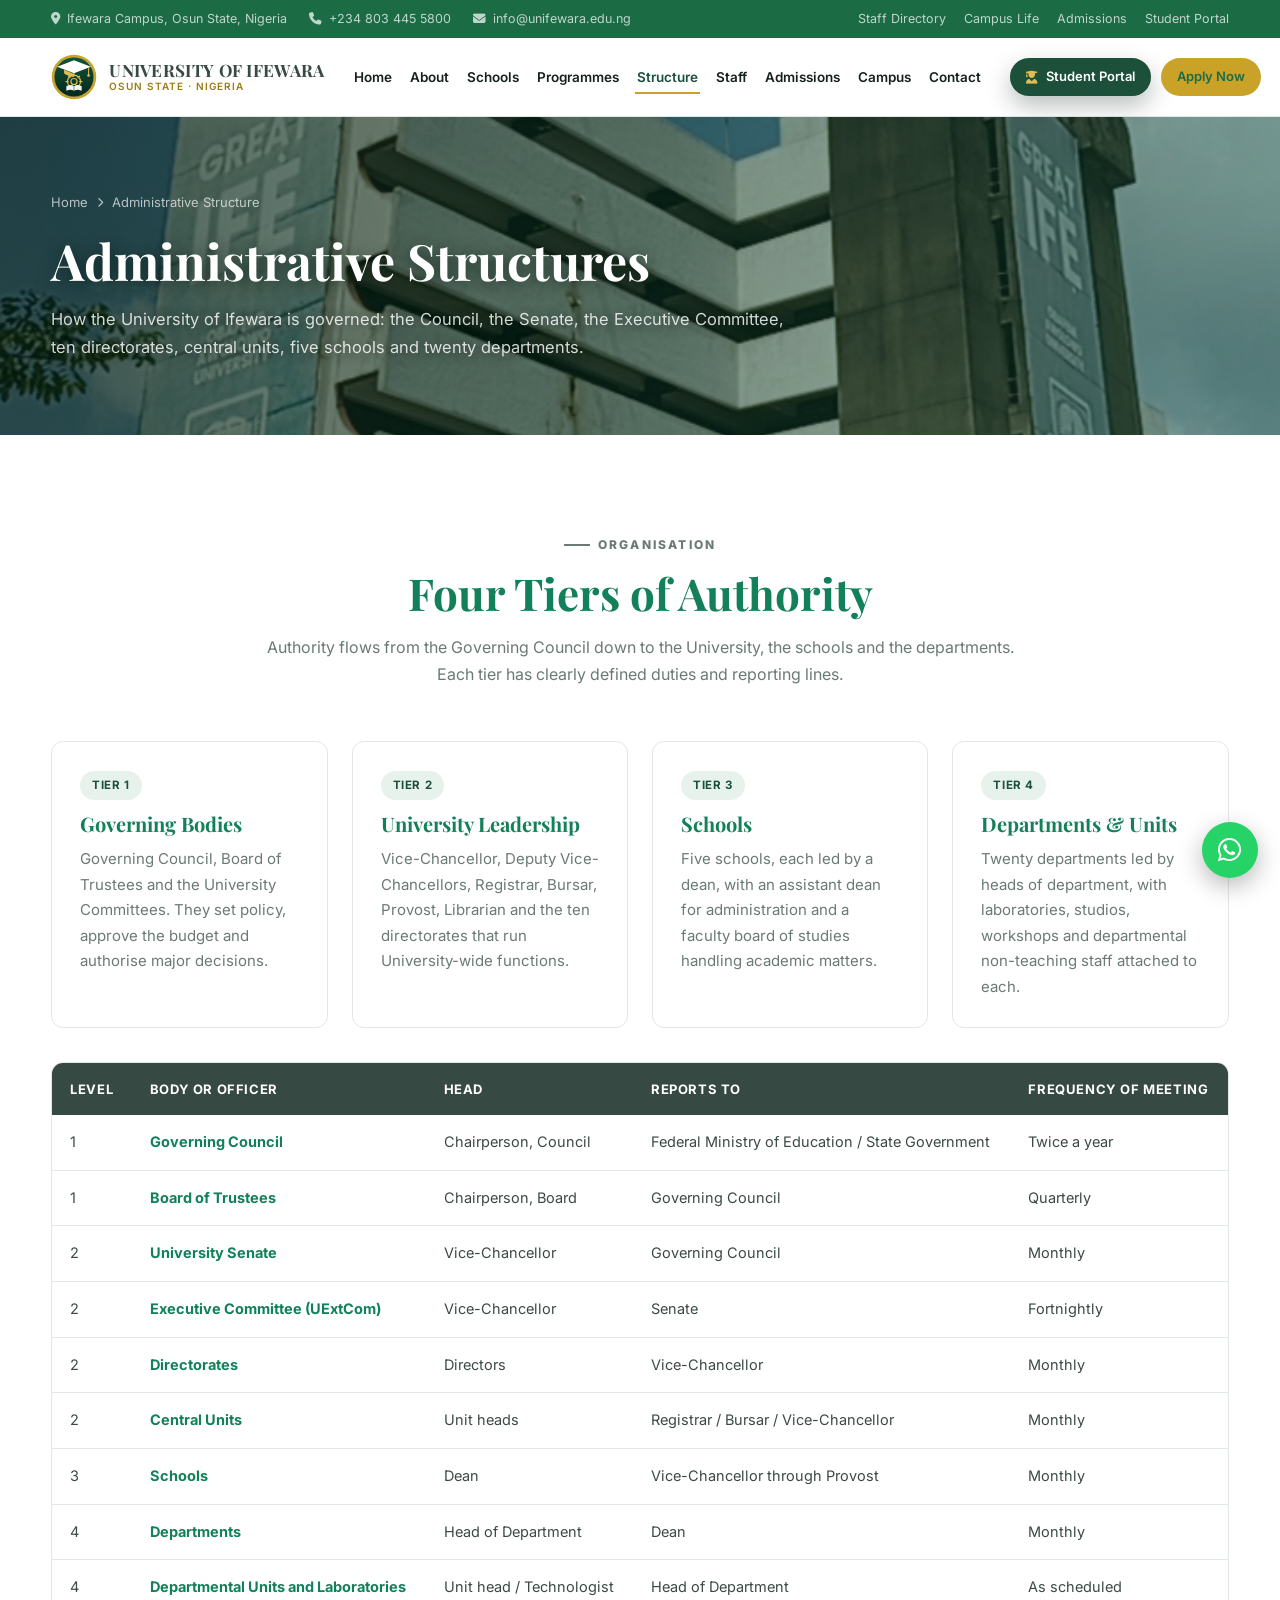
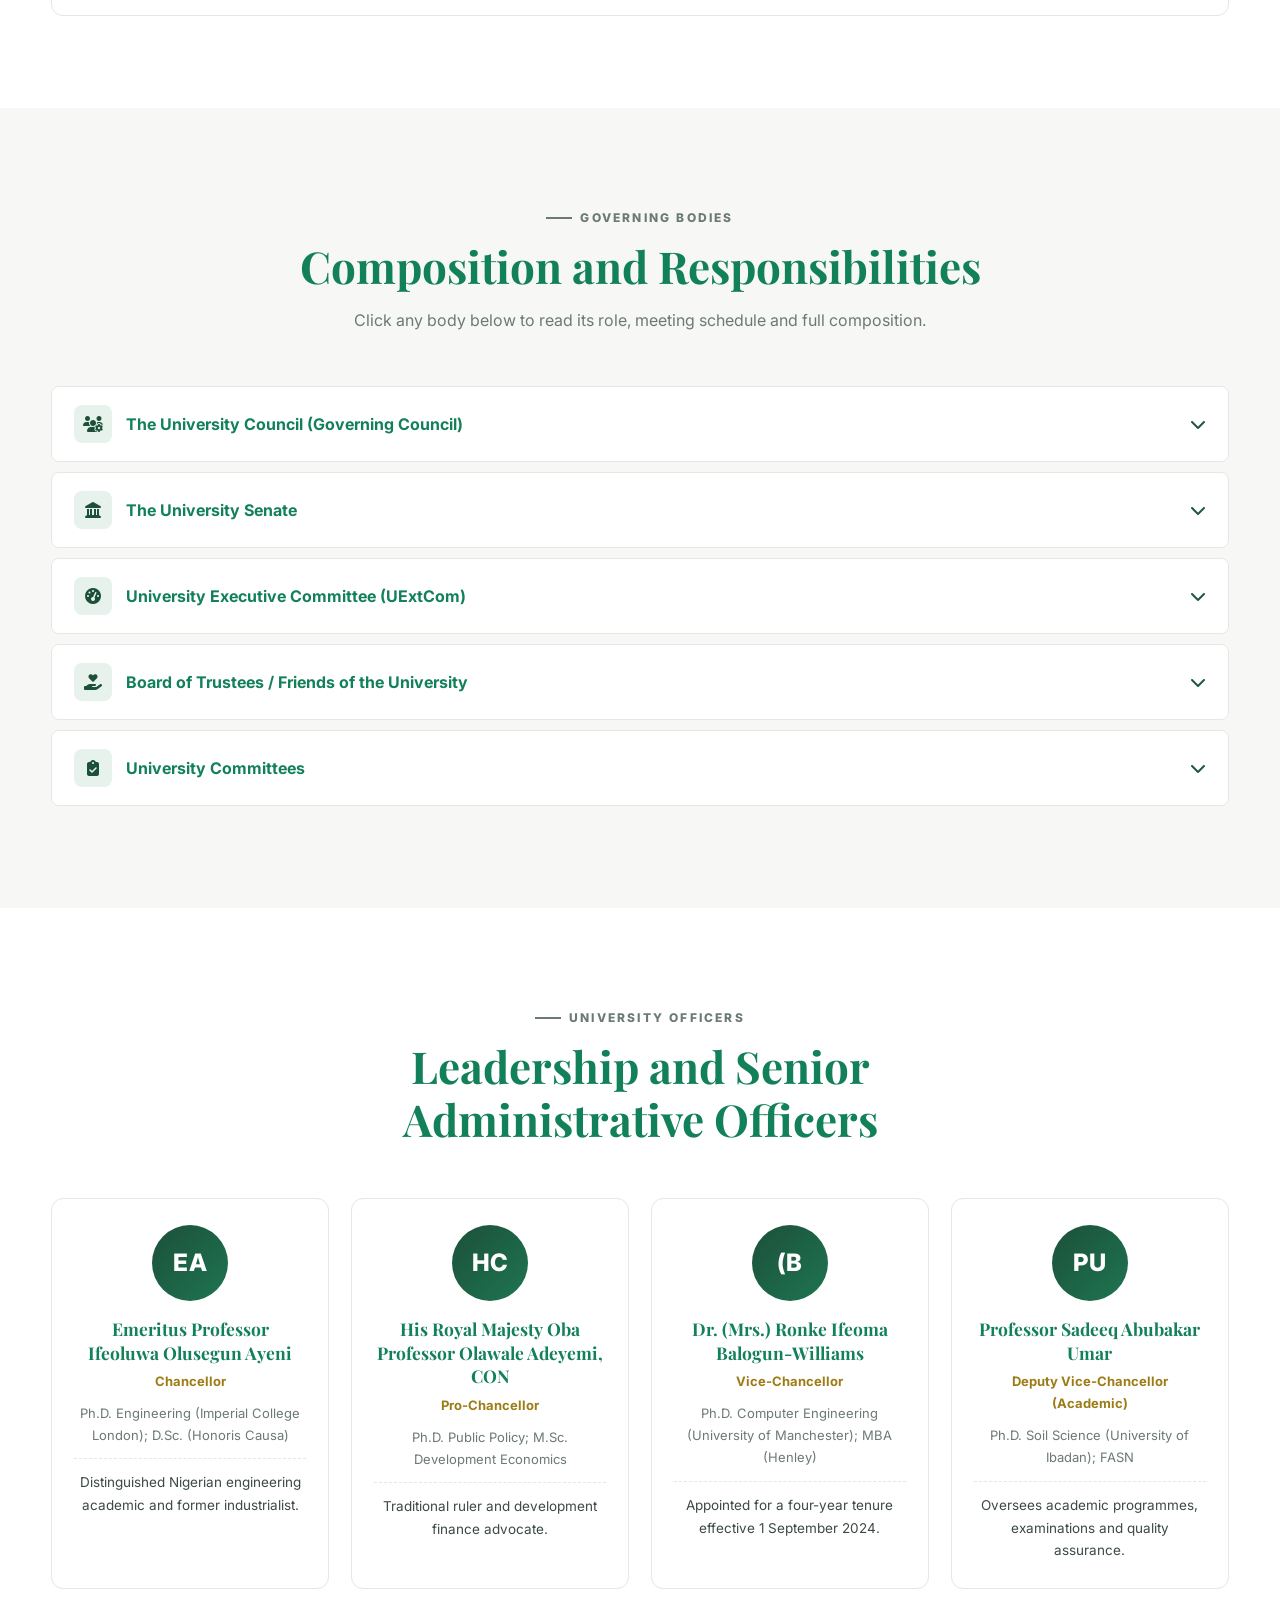
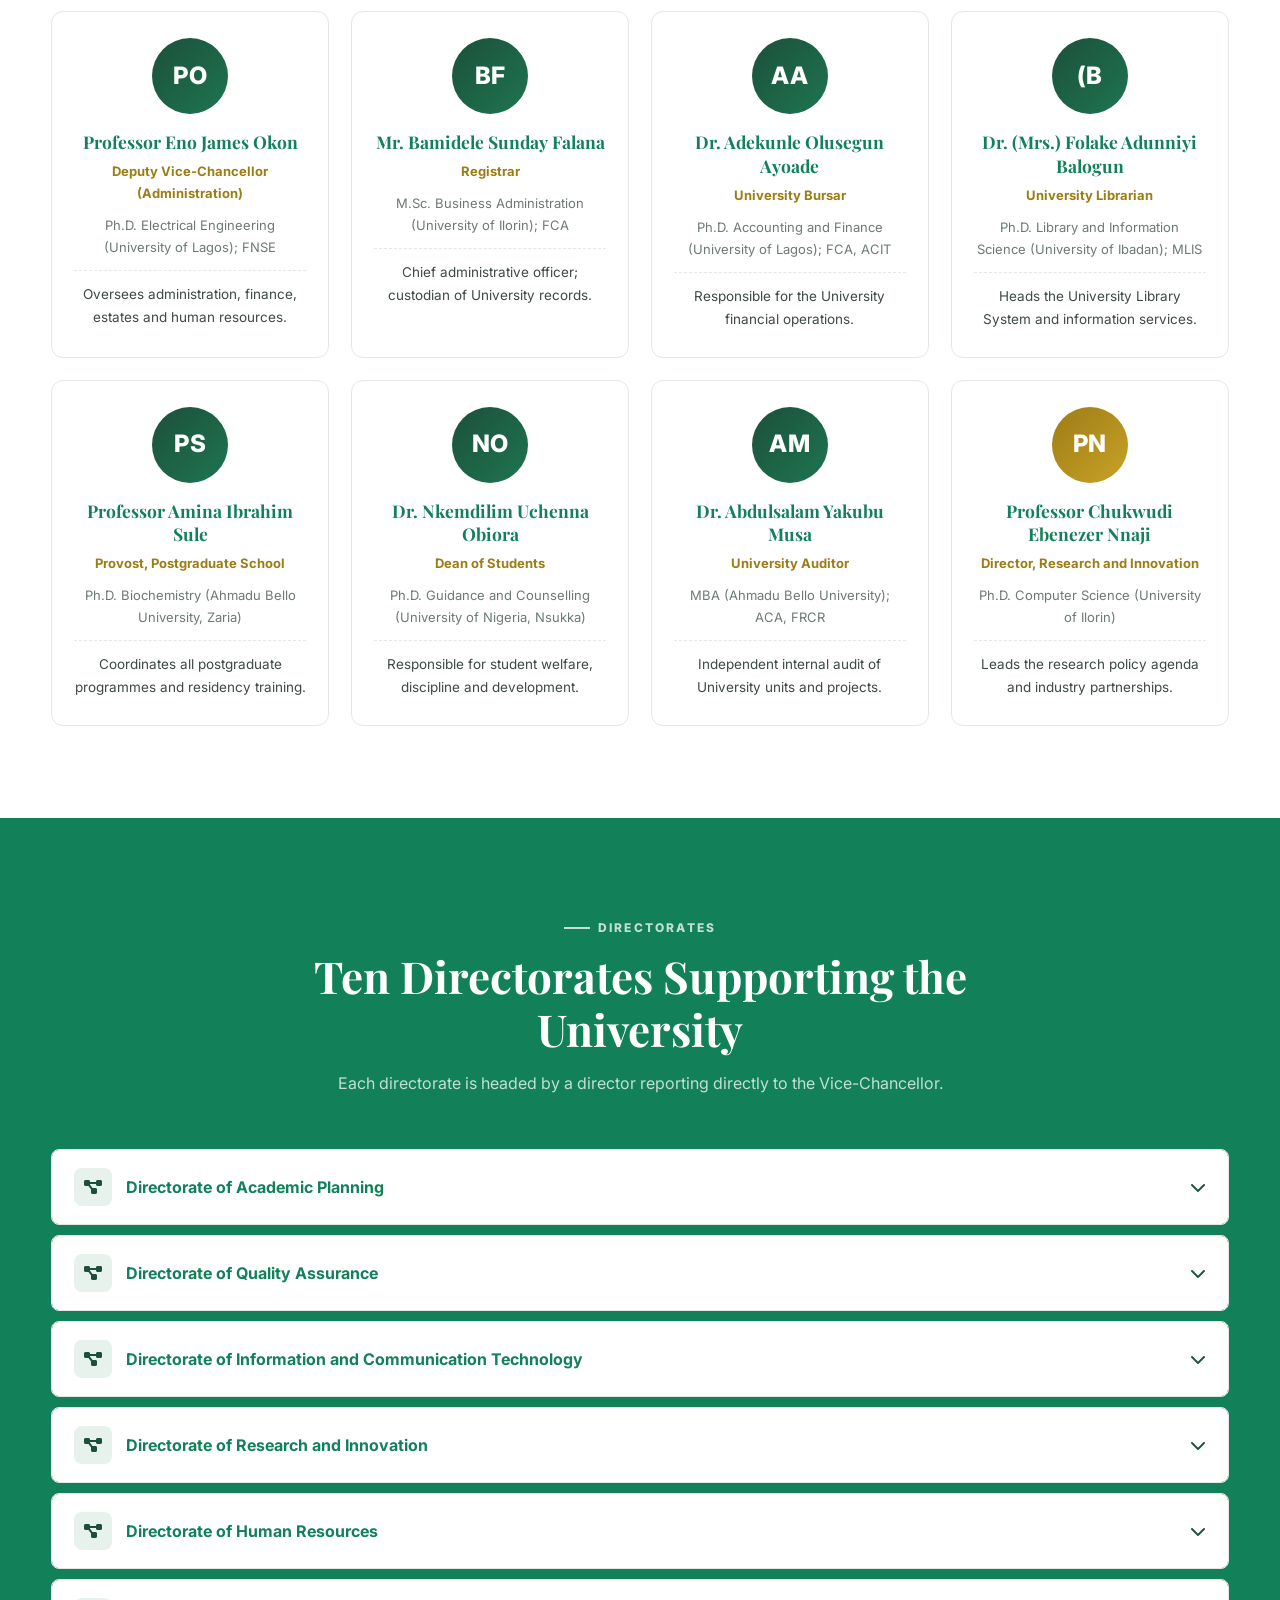
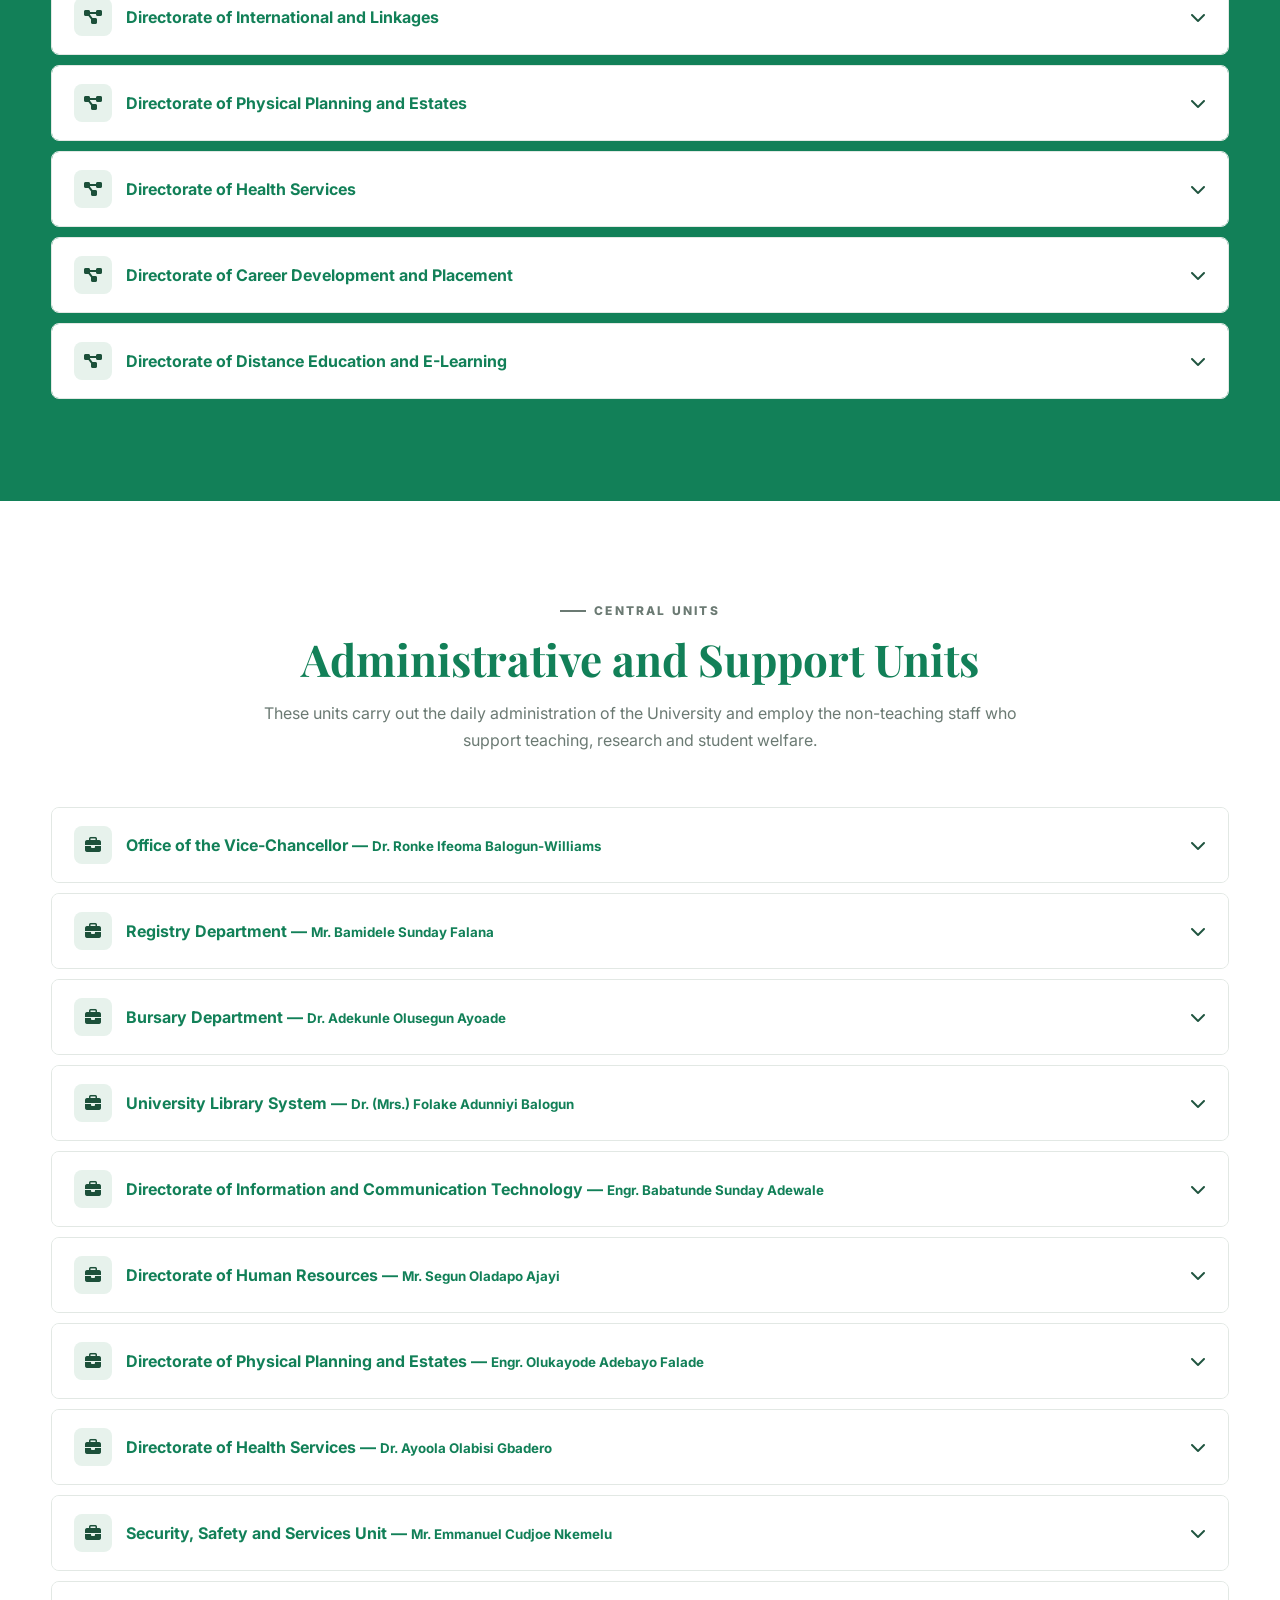
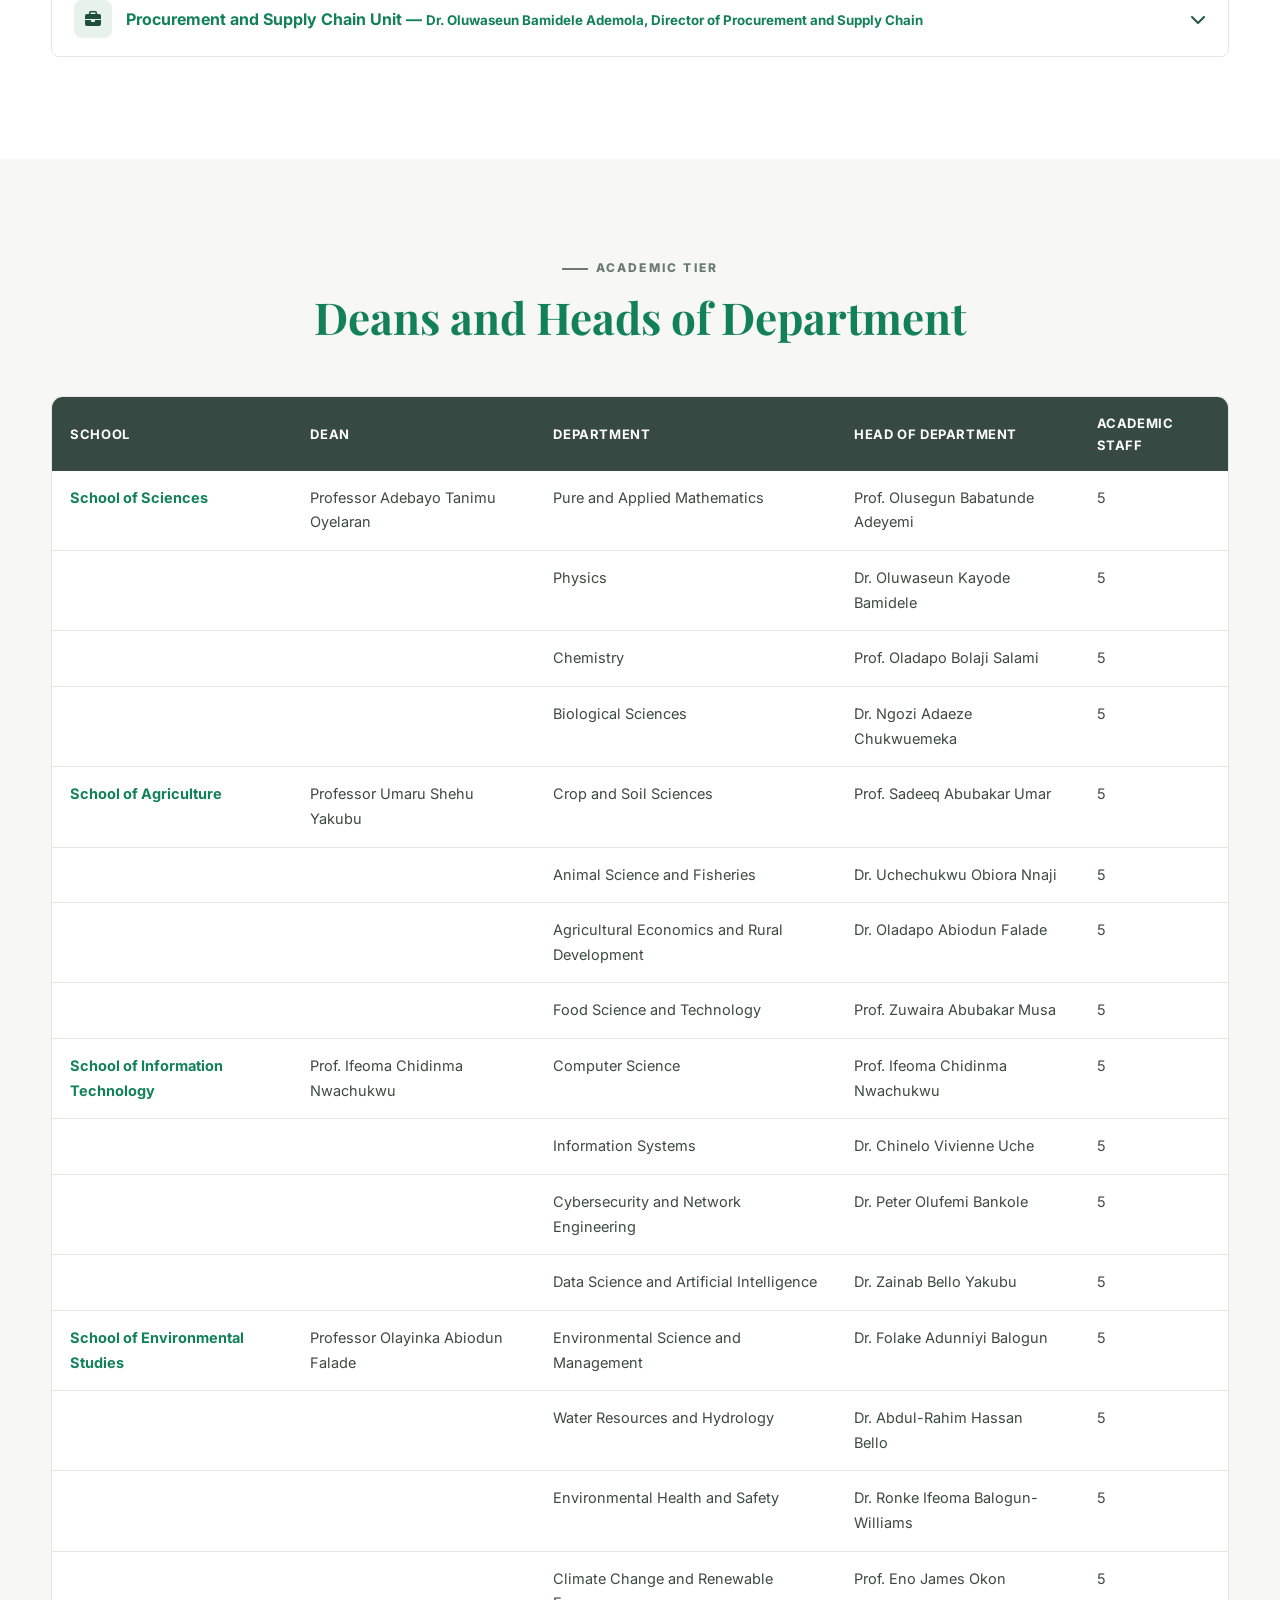
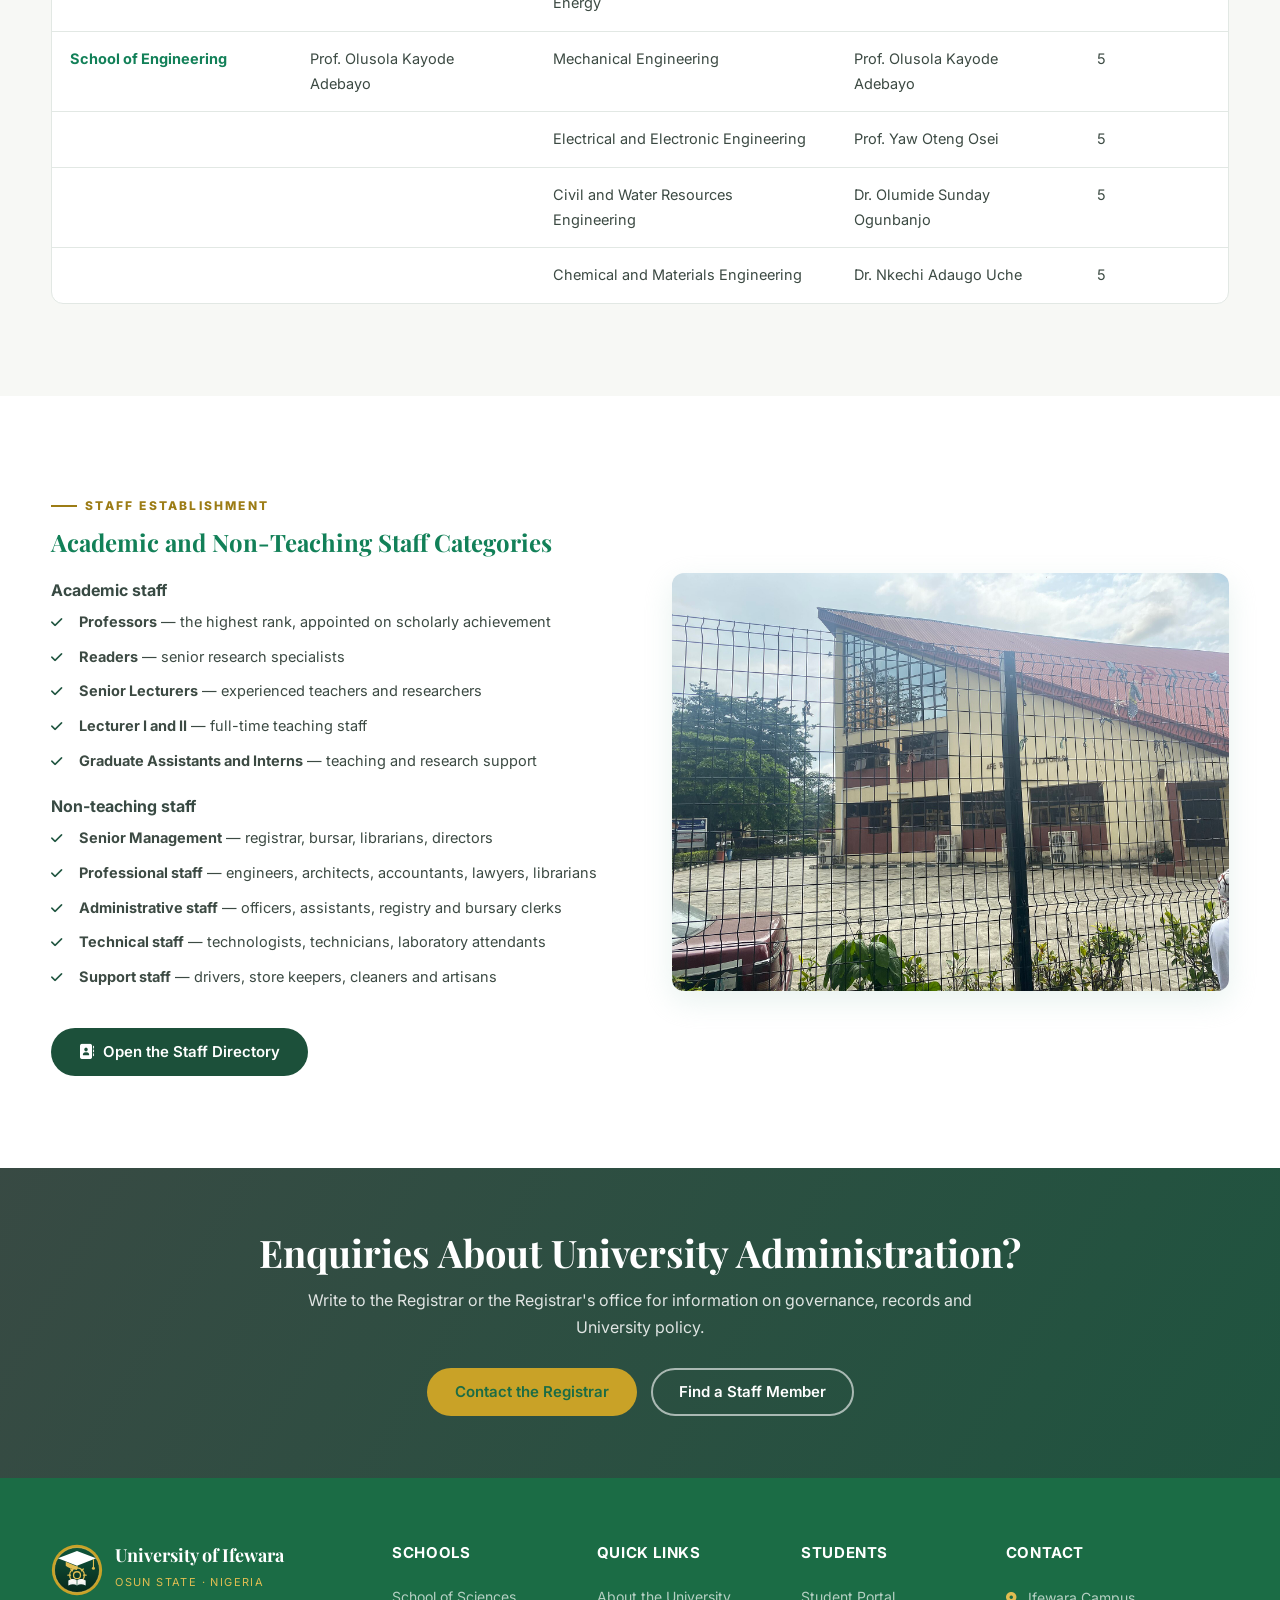
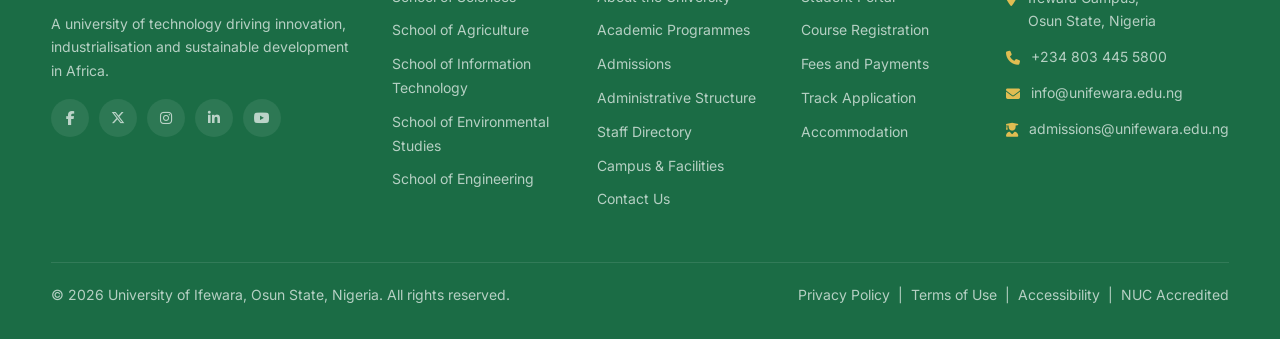
<file: structure.html>
<!DOCTYPE html>
<html lang="en">
<head>
<meta charset="UTF-8">
<meta name="viewport" content="width=device-width, initial-scale=1.0">
<title>Administrative Structure | University of Ifewara, Osun State, Nigeria</title>
<meta name="description" content="Governing Council, Senate, Executive Committee, directorates, central units, schools, departments and units of the University of Ifewara, Osun State, Nigeria.">
<meta name="theme-color" content="#06281c">

<link rel="preconnect" href="https://fonts.googleapis.com">
<link rel="preconnect" href="https://fonts.gstatic.com" crossorigin>
<link href="https://fonts.googleapis.com/css2?family=Inter:wght@400;500;600;700;800&family=Playfair+Display:ital,wght@0,600;0,700;1,600&display=swap" rel="stylesheet">
<link rel="stylesheet" href="https://cdnjs.cloudflare.com/ajax/libs/font-awesome/6.5.2/css/all.min.css">
<link rel="icon" href="images/logo.svg" type="image/svg+xml">
<link rel="stylesheet" href="style.css">
</head>

<body>
<a class="skip-link" href="#main">Skip to main content</a>

<div class="topbar">
    <div class="container">
        <div class="topbar-items">
            <span><i class="fa-solid fa-location-dot"></i> Ifewara Campus, Osun State, Nigeria</span>
            <span><i class="fa-solid fa-phone"></i> +234 803 445 5800</span>
            <span><i class="fa-solid fa-envelope"></i> info@unifewara.edu.ng</span>
        </div>
        <div class="topbar-links">
            <a href="structure.html">Staff Directory</a>
            <a href="campus.html">Campus Life</a>
            <a href="admissions.html">Admissions</a>
            <a href="#portal">Student Portal</a>
        </div>
    </div>
</div>

<header class="site-header" id="siteHeader">
    <div class="container nav-inner">
        <a class="brand" href="index.html">
            <img src="images/logo.svg" alt="University of Ifewara crest">
            <span class="brand-text">
                <strong>UNIVERSITY OF IFEWARA</strong>
                <small>Osun State &middot; Nigeria</small>
            </span>
        </a>
        <nav class="nav" id="nav" aria-label="Main navigation">
            <a href="index.html">Home</a>
            <a href="about.html">About</a>
            <a href="schools.html">Schools</a>
            <a href="programmes.html">Programmes</a>
            <a href="structure.html" class="active">Structure</a>
            <a href="staff.html">Staff</a>
            <a href="admissions.html">Admissions</a>
            <a href="campus.html">Campus</a>
            <a href="contact.html">Contact</a>
            <a href="portal/login.html" class="nav-portal"><i class="fa-solid fa-user-graduate"></i> Student Portal</a>
        </nav>
        <div class="header-cta">
                        <a href="portal/login.html" class="btn btn-portal btn-sm"><i class="fa-solid fa-user-graduate"></i> Student Portal</a>
<a href="admissions.html" class="btn btn-gold btn-sm">Apply Now</a>
            <button class="menu-btn" id="menuBtn" aria-label="Toggle menu" aria-expanded="false">
                <i class="fa-solid fa-bars"></i>
            </button>
        </div>
    </div>
</header>

<main id="main">

    <section class="page-hero">
        <div class="page-hero-bg">
            <img src="images/senate-building.jpg" alt="Senate building">
        </div>
        <div class="container">
            <nav class="breadcrumb" aria-label="Breadcrumb">
                <a href="index.html">Home</a>
                <i class="fa-solid fa-chevron-right"></i>
                <span>Administrative Structure</span>
            </nav>
            <h1>Administrative Structures</h1>
            <p>
                How the University of Ifewara is governed: the Council, the Senate, the Executive
                Committee, ten directorates, central units, five schools and twenty departments.
            </p>
        </div>
    </section>

    <!-- ============ ORG CHART ============ -->
    <section class="section">
        <div class="container">
            <div class="section-head">
                <p class="eyebrow">Organisation</p>
                <h2>Four Tiers of Authority</h2>
                <p>
                    Authority flows from the Governing Council down to the University, the schools and
                    the departments. Each tier has clearly defined duties and reporting lines.
                </p>
            </div>

            <div class="grid grid-4">
                <article class="card reveal">
                    <span class="badge">Tier 1</span>
                    <h3 style="margin-top:12px;">Governing Bodies</h3>
                    <p>Governing Council, Board of Trustees and the University Committees. They set policy, approve the budget and authorise major decisions.</p>
                </article>
                <article class="card reveal">
                    <span class="badge">Tier 2</span>
                    <h3 style="margin-top:12px;">University Leadership</h3>
                    <p>Vice-Chancellor, Deputy Vice-Chancellors, Registrar, Bursar, Provost, Librarian and the ten directorates that run University-wide functions.</p>
                </article>
                <article class="card reveal">
                    <span class="badge">Tier 3</span>
                    <h3 style="margin-top:12px;">Schools</h3>
                    <p>Five schools, each led by a dean, with an assistant dean for administration and a faculty board of studies handling academic matters.</p>
                </article>
                <article class="card reveal">
                    <span class="badge">Tier 4</span>
                    <h3 style="margin-top:12px;">Departments &amp; Units</h3>
                    <p>Twenty departments led by heads of department, with laboratories, studios, workshops and departmental non-teaching staff attached to each.</p>
                </article>
            </div>

            <div class="table-wrap" style="margin-top:34px;">
                <table>
                    <thead>
                        <tr><th>Level</th><th>Body or officer</th><th>Head</th><th>Reports to</th><th>Frequency of meeting</th></tr>
                    </thead>
                    <tbody>
                        <tr><td>1</td><td><strong>Governing Council</strong></td><td>Chairperson, Council</td><td>Federal Ministry of Education / State Government</td><td>Twice a year</td></tr>
                        <tr><td>1</td><td><strong>Board of Trustees</strong></td><td>Chairperson, Board</td><td>Governing Council</td><td>Quarterly</td></tr>
                        <tr><td>2</td><td><strong>University Senate</strong></td><td>Vice-Chancellor</td><td>Governing Council</td><td>Monthly</td></tr>
                        <tr><td>2</td><td><strong>Executive Committee (UExtCom)</strong></td><td>Vice-Chancellor</td><td>Senate</td><td>Fortnightly</td></tr>
                        <tr><td>2</td><td><strong>Directorates</strong></td><td>Directors</td><td>Vice-Chancellor</td><td>Monthly</td></tr>
                        <tr><td>2</td><td><strong>Central Units</strong></td><td>Unit heads</td><td>Registrar / Bursar / Vice-Chancellor</td><td>Monthly</td></tr>
                        <tr><td>3</td><td><strong>Schools</strong></td><td>Dean</td><td>Vice-Chancellor through Provost</td><td>Monthly</td></tr>
                        <tr><td>4</td><td><strong>Departments</strong></td><td>Head of Department</td><td>Dean</td><td>Monthly</td></tr>
                        <tr><td>4</td><td><strong>Departmental Units and Laboratories</strong></td><td>Unit head / Technologist</td><td>Head of Department</td><td>As scheduled</td></tr>
                    </tbody>
                </table>
            </div>
        </div>
    </section>

    <!-- ============ GOVERNANCE BODIES ============ -->
    <section class="section cream">
        <div class="container">
            <div class="section-head">
                <p class="eyebrow">Governing Bodies</p>
                <h2>Composition and Responsibilities</h2>
                <p>Click any body below to read its role, meeting schedule and full composition.</p>
            </div>
            <div id="governanceList"></div>
        </div>
    </section>

    <!-- ============ LEADERSHIP ============ -->
    <section class="section">
        <div class="container">
            <div class="section-head">
                <p class="eyebrow">University Officers</p>
                <h2>Leadership and Senior Administrative Officers</h2>
            </div>
            <div class="leader-grid" id="leadershipGrid"></div>
        </div>
    </section>

    <!-- ============ DIRECTORATES ============ -->
    <section class="section green">
        <div class="container">
            <div class="section-head">
                <p class="eyebrow light">Directorates</p>
                <h2>Ten Directorates Supporting the University</h2>
                <p>Each directorate is headed by a director reporting directly to the Vice-Chancellor.</p>
            </div>
            <div id="directorateList"></div>
        </div>
    </section>

    <!-- ============ CENTRAL UNITS ============ -->
    <section class="section">
        <div class="container">
            <div class="section-head">
                <p class="eyebrow">Central Units</p>
                <h2>Administrative and Support Units</h2>
                <p>
                    These units carry out the daily administration of the University and employ the
                    non-teaching staff who support teaching, research and student welfare.
                </p>
            </div>
            <div id="adminUnitList"></div>
        </div>
    </section>

    <!-- ============ SCHOOLS & DEPARTMENTS ============ -->
    <section class="section cream">
        <div class="container">
            <div class="section-head">
                <p class="eyebrow">Academic Tier</p>
                <h2>Deans and Heads of Department</h2>
            </div>

            <div class="table-wrap">
                <table>
                    <thead>
                        <tr><th>School</th><th>Dean</th><th>Department</th><th>Head of Department</th><th>Academic staff</th></tr>
                    </thead>
                    <tbody id="deanTable"></tbody>
                </table>
            </div>
        </div>
    </section>

    <!-- ============ STAFF MODEL ============ -->
    <section class="section">
        <div class="container split">
            <div>
                <p class="eyebrow">Staff Establishment</p>
                <h2>Academic and Non-Teaching Staff Categories</h2>

                <h3 style="margin-top:24px;font-family:'Inter',sans-serif;font-size:16px;color:var(--green-800);">Academic staff</h3>
                <ul class="tick-list" style="margin-top:10px;">
                    <li><strong>Professors</strong> &mdash; the highest rank, appointed on scholarly achievement</li>
                    <li><strong>Readers</strong> &mdash; senior research specialists</li>
                    <li><strong>Senior Lecturers</strong> &mdash; experienced teachers and researchers</li>
                    <li><strong>Lecturer I and II</strong> &mdash; full-time teaching staff</li>
                    <li><strong>Graduate Assistants and Interns</strong> &mdash; teaching and research support</li>
                </ul>

                <h3 style="margin-top:24px;font-family:'Inter',sans-serif;font-size:16px;color:var(--green-800);">Non-teaching staff</h3>
                <ul class="tick-list" style="margin-top:10px;">
                    <li><strong>Senior Management</strong> &mdash; registrar, bursar, librarians, directors</li>
                    <li><strong>Professional staff</strong> &mdash; engineers, architects, accountants, lawyers, librarians</li>
                    <li><strong>Administrative staff</strong> &mdash; officers, assistants, registry and bursary clerks</li>
                    <li><strong>Technical staff</strong> &mdash; technologists, technicians, laboratory attendants</li>
                    <li><strong>Support staff</strong> &mdash; drivers, store keepers, cleaners and artisans</li>
                </ul>

                <a href="staff.html" class="btn btn-green" style="margin-top:28px;">
                    <i class="fa-solid fa-address-book"></i> Open the Staff Directory
                </a>
            </div>

            <div class="split-media reveal">
                <img src="images/auditorium.jpg" alt="University auditorium">
            </div>
        </div>
    </section>

    <section class="cta-band">
        <div class="container">
            <h2>Enquiries About University Administration?</h2>
            <p>Write to the Registrar or the Registrar's office for information on governance, records and University policy.</p>
            <div class="hero-actions">
                <a href="contact.html" class="btn btn-gold">Contact the Registrar</a>
                <a href="staff.html" class="btn btn-ghost">Find a Staff Member</a>
            </div>
        </div>
    </section>

</main>

<footer class="site-footer">
    <div class="container">
        <div class="footer-grid">
            <div>
                <div class="footer-brand">
                    <img src="images/logo.svg" alt="">
                    <span>
                        <strong>University of Ifewara</strong>
                        <small>Osun State &middot; Nigeria</small>
                    </span>
                </div>
                <p>A university of technology driving innovation, industrialisation and sustainable development in Africa.</p>
                <div class="socials">
                    <a href="#" aria-label="Facebook"><i class="fa-brands fa-facebook-f"></i></a>
                    <a href="#" aria-label="X"><i class="fa-brands fa-x-twitter"></i></a>
                    <a href="#" aria-label="Instagram"><i class="fa-brands fa-instagram"></i></a>
                    <a href="#" aria-label="LinkedIn"><i class="fa-brands fa-linkedin-in"></i></a>
                    <a href="#" aria-label="YouTube"><i class="fa-brands fa-youtube"></i></a>
                </div>
            </div>
            <div>
                <h4>Schools</h4>
                <a href="schools.html#scs">School of Sciences</a>
                <a href="schools.html#sag">School of Agriculture</a>
                <a href="schools.html#sit">School of Information Technology</a>
                <a href="schools.html#sen">School of Environmental Studies</a>
                <a href="schools.html#seg">School of Engineering</a>
            </div>
            <div>
                <h4>Quick Links</h4>
                <a href="about.html">About the University</a>
                <a href="programmes.html">Academic Programmes</a>
                <a href="admissions.html">Admissions</a>
                <a href="structure.html">Administrative Structure</a>
                <a href="staff.html">Staff Directory</a>
                <a href="campus.html">Campus &amp; Facilities</a>
                <a href="contact.html">Contact Us</a>
            </div>
            <div>
                <h4>Students</h4>
                <a href="portal/login.html">Student Portal</a>
                <a href="portal/dashboard.html">Course Registration</a>
                <a href="admissions.html#fees">Fees and Payments</a>
                <a href="portal/login.html#track">Track Application</a>
                <a href="campus.html">Accommodation</a>
            </div>

            <div>
                <h4>Contact</h4>
                <ul class="footer-contact">
                    <li><i class="fa-solid fa-location-dot"></i><span>Ifewara Campus,<br>Osun State, Nigeria</span></li>
                    <li><i class="fa-solid fa-phone"></i><span>+234 803 445 5800</span></li>
                    <li><i class="fa-solid fa-envelope"></i><span>info@unifewara.edu.ng</span></li>
                    <li><i class="fa-solid fa-user-graduate"></i><span>admissions@unifewara.edu.ng</span></li>
                </ul>
            </div>
        </div>
        <div class="footer-bottom">
            <p>&copy; <span id="year">2026</span> University of Ifewara, Osun State, Nigeria. All rights reserved.</p>
            <p>
                <a href="#">Privacy Policy</a> &nbsp;|&nbsp;
                <a href="#">Terms of Use</a> &nbsp;|&nbsp;
                <a href="#">Accessibility</a> &nbsp;|&nbsp;
                <a href="#">NUC Accredited</a>
            </p>
        </div>
    </div>
</footer>

<a href="#" class="whatsapp" id="whatsappBtn" aria-label="Enquire on WhatsApp">
    <i class="fa-brands fa-whatsapp"></i>
</a>
<button class="to-top" id="toTop" aria-label="Back to top">
    <i class="fa-solid fa-arrow-up"></i>
</button>

<script src="data.js"></script>
<script src="script.js"></script>
<script>
/* Dean / Head of Department table is built from the shared data file */
(function () {
    const body = document.getElementById("deanTable");
    if (!body || typeof SCHOOLS === "undefined") return;

    body.innerHTML = SCHOOLS.map(function (s) {
        return s.departments
            .map(function (d, i) {
                return (
                    "<tr>" +
                    '<td><strong>' + (i === 0 ? s.name : "") + "</strong></td>" +
                    "<td>" + (i === 0 ? s.dean.name : "") + "</td>" +
                    "<td>" + d.name + "</td>" +
                    "<td>" + d.hod + "</td>" +
                    "<td>" + d.staff.length + "</td>" +
                    "</tr>"
                );
            })
            .join("");
    }).join("");
})();
</script>
</body>
</html>
</file>
<file: style.css>
/* =========================================================
   UNIVERSITY OF IFEWARA, OSUN STATE, NIGERIA
   style.css  -  main stylesheet
   ========================================================= */

/* -------------------------
   1. TOKENS & RESET
   ------------------------- */

:root {
    --green-950: #1b6c45;
    --green-900: #128058;
    --green-800: #0b2119d0;
    --green-700: #1c503a;
    --green-600: #1f543f;
    --green-500: #1e7552;
    --green-100: #e7f2ec;
    --green-50: #f2f8f5;

    --gold-700: #9c7c15;
    --gold: #c9a227;
    --gold-light: #e0bd52;
    --gold-100: #fbf4dd;

    --ink: #16211c;
    --ink-2: #3c4a43;
    --muted: #6b7a73;
    --line: #e2e8e4;
    --paper: #ffffff;
    --cream: #f7f8f5;
    --cream-2: #f1f4ef;

    --danger: #b3261e;
    --success: #1c7a4d;
    --info: #1d5f8a;

    --radius: 12px;
    --radius-sm: 8px;
    --shadow-sm: 0 2px 10px rgba(203, 218, 213, 0.807);
    --shadow: 0 10px 30px rgba(216, 234, 228, 0.597);
    --shadow-lg: 0 24px 60px rgba(213, 231, 225, 0.673);

    --container: 1320px;
    --header-h: 78px;
}

* {
    margin: 0;
    padding: 0;
    box-sizing: border-box;
}

html {
    scroll-behavior: smooth;
    scroll-padding-top: 110px;
}

body {
    font-family: "Inter", "Segoe UI", system-ui, sans-serif;
    color: var(--ink-2);
    background: var(--paper);
    font-size: 16px;
    line-height: 1.7;
    overflow-x: hidden;
}

img {
    max-width: 100%;
    display: block;
}

a {
    text-decoration: none;
    color: inherit;
}

ul,
ol {
    list-style: none;
}

button,
input,
select,
textarea {
    font-family: inherit;
    font-size: inherit;
}

h1,
h2,
h3,
h4,
h5 {
    font-family: "Playfair Display", Georgia, serif;
    color: var(--green-900);
    line-height: 1.2;
    font-weight: 700;
}

.container {
    width: 92%;
    max-width: var(--container);
    margin: 0 auto;
}

.skip-link {
    position: absolute;
    left: -9999px;
    top: 0;
    background: var(--gold);
    color: var(--green-100);
    padding: 10px 18px;
    z-index: 2000;
    font-weight: 700;
}

.skip-link:focus {
    left: 10px;
    top: 10px;
}

:focus-visible {
    outline: 3px solid var(--gold);
    outline-offset: 2px;
}

/* -------------------------
   2. BUTTONS & LABELS
   ------------------------- */

.btn {
    display: inline-flex;
    align-items: center;
    gap: 9px;
    padding: 13px 26px;
    border-radius: 999px;
    border: 2px solid transparent;
    font-weight: 600;
    font-size: 15px;
    cursor: pointer;
    white-space: nowrap;
    flex-wrap: nowrap;
    line-height: 1.2;
    transition: transform 0.2s, background 0.2s, color 0.2s, border-color 0.2s, box-shadow 0.2s;
}

.btn-gold {
    background: var(--gold);
    color: var(--green-950);
}

.btn-gold:hover {
    background: var(--gold-light);
    transform: translateY(-2px);
    box-shadow: 0 10px 24px rgba(201, 162, 39, 0.35);
}

.btn-green {
    background: var(--green-700);
    color: #fff;
}

.btn-green:hover {
    background: var(--green-600);
    transform: translateY(-2px);
    box-shadow: 0 10px 24px rgba(16, 85, 58, 0.3);
}

.btn-ghost {
    border-color: rgba(255, 255, 255, 0.6);
    color: #fff;
}

.btn-ghost:hover {
    background: #fff;
    color: var(--green-800);
    transform: translateY(-2px);
}

.btn-outline {
    border-color: var(--green-700);
    color: var(--green-700);
}

.btn-outline:hover {
    background: var(--green-700);
    color: #fff;
}

.btn-sm {
    padding: 9px 18px;
    font-size: 13.5px;
}

.btn-block {
    width: 100%;
    justify-content: center;
}

/* student portal call-to-action */
.nav .nav-portal {
    display: none;
    
}

.nav .nav-portal i {
    margin-right: 8px;
    color: var(--gold);
}

.btn-portal {
    background: rgba(255, 255, 255, 0.16);
    border-color: rgba(255, 255, 255, 0.65);
    color: #fff;
    box-shadow: 0 10px 24px rgba(4, 25, 15, 0.28);
}

.btn-portal i {
    color: #fff;
}

.btn-portal:hover {
    background: #fff;
    color: var(--green-800);
    transform: translateY(-2px);
    box-shadow: 0 10px 24px rgba(4, 25, 15, 0.28);
}

.btn-portal:hover i {
    color: var(--green-800);
}

/* Header sits on a white bar, so keep the portal button dark there */
.header-cta .btn-portal {
    background: var(--green-700);
    border-color: var(--green-700);
    color: #fff;
}

.header-cta .btn-portal i {
    color: var(--gold-light);
}

.header-cta .btn-portal:hover {
    background: var(--green-800);
    border-color: var(--green-800);
    color: #fff;
}

.header-cta .btn-portal:hover i {
    color: var(--gold-light);
}

.btn-portal-light {
    border-color: var(--green-700);
    color: var(--green-700);
    background: transparent;
    
}

.btn-portal-light:hover {
    background: var(--green-700);
    color: #fff;
    transform: translateY(-2px);
}

.eyebrow {
    display: inline-flex;
    align-items: center;
    gap: 8px;
    font-size: 12px;
    font-weight: 800;
    letter-spacing: 2.2px;
    text-transform: uppercase;
    color: var(--gold-700);
    margin-bottom: 12px;
}

.eyebrow.light {
    color: var(--gold-light);
}

.eyebrow::before {
    content: "";
    width: 26px;
    height: 2px;
    background: currentColor;
}

.section {
    padding: 92px 0;
}

.section.cream {
    background: var(--cream);
}

.section.tint {
    background: linear-gradient(180deg, var(--green-50) 0%, #fff 100%);
    border-top: 1px solid var(--line);
    border-bottom: 1px solid var(--line);
}

.section.green {
    background: var(--green-900);
    color: rgba(255, 255, 255, 0.82);
}

.section.green h2,
.section.green h3 {
    color: #fff;
}

.section-head {
    max-width: 760px;
    margin: 0 auto 52px;
    text-align: center;
}

.section-head h2 {
    font-size: clamp(28px, 4vw, 44px);
    margin-bottom: 14px;
}

.section-head p {
    color: var(--muted);
}

.section.green .section-head p {
    color: rgba(255, 255, 255, 0.75);
}

.section-head.center {
    margin-left: 0;
    text-align: left;
}

.badge {
    display: inline-flex;
    align-items: center;
    gap: 6px;
    padding: 5px 12px;
    border-radius: 999px;
    font-size: 11.5px;
    font-weight: 700;
    letter-spacing: 0.6px;
    text-transform: uppercase;
    background: var(--green-100);
    color: var(--green-700);
}

.badge.gold {
    background: var(--gold-100);
    color: var(--gold-700);
}

.badge.dark {
    background: rgba(255, 255, 255, 0.14);
    color: #fff;
}

/* -------------------------
   3. TOP BAR + HEADER
   ------------------------- */

.topbar {
    background: var(--green-950);
    color: rgba(255, 255, 255, 0.72);
    font-size: 12.5px;
}

.topbar .container {
    display: flex;
    align-items: center;
    justify-content: space-between;
    gap: 18px;
    min-height: 38px;
    flex-wrap: wrap;
}

.topbar-items {
    display: flex;
    gap: 22px;
    flex-wrap: wrap;
}

.topbar-items span {
    display: inline-flex;
    align-items: center;
    gap: 7px;
}

.topbar-links {
    display: flex;
    gap: 18px;
    flex-wrap: wrap;
}

.topbar-links a:hover {
    color: var(--gold-light);
}

.site-header {
    position: sticky;
    top: 0;
    z-index: 900;
    background: #fff;
    border-bottom: 1px solid var(--line);
    transition: box-shadow 0.3s;
}

.site-header.scrolled {
    box-shadow: var(--shadow);
}

.nav-inner {
    display: flex;
    align-items: center;
    justify-content: space-between;
    gap: 20px;
    min-height: var(--header-h);
}

.brand {
    display: flex;
    align-items: center;
    gap: 12px;
    flex-shrink: 0;
}

.brand img {
    width: 46px;
    height: 46px;
}

.brand-text {
    display: flex;
    flex-direction: column;
    line-height: 1.15;
}

.brand-text strong {
    font-family: "Playfair Display", serif;
    font-size: 20px;
    color: var(--green-800);
    letter-spacing: 0.3px;
}

.brand-text small {
    font-size: 11px;
    letter-spacing: 1.4px;
    text-transform: uppercase;
    color: var(--gold-700);
    font-weight: 600;
}

.nav {
    display: flex;
    align-items: center;
    gap: 2px;
    flex-wrap: nowrap;
    white-space: nowrap;
}

.nav a {
    position: relative;
    padding: 10px 10px;
    font-size: 14px;
    font-weight: 600;
    color: var(--ink);
    border-radius: 6px;
    white-space: nowrap;
}

.nav a::after {
    content: "";
    position: absolute;
    left: 10px;
    right: 10px;
    bottom: 4px;
    height: 2px;
    background: var(--gold);
    transform: scaleX(0);
    transition: transform 0.25s;
}

.nav a:hover {
    color: var(--green-700);
}

.nav a:hover::after,
.nav a.active::after {
    transform: scaleX(1);
}

.nav a.active {
    color: var(--green-700);
}

.header-cta {
    display: flex;
    align-items: center;
    gap: 10px;
    flex-shrink: 0;
}

/* Keep the whole nav row on one line on narrower desktops */
@media (max-width: 1280px) and (min-width: 993px) {
    .nav { gap: 0; }
    .nav a { padding: 10px 7px; font-size: 13.5px; }
    .nav a::after { left: 7px; right: 7px; }
    .brand-text strong { font-size: 16px; }
    .brand-text small { font-size: 10px; letter-spacing: 1px; }
    .header-cta .btn { padding: 9px 14px; font-size: 13px; }
}

.menu-btn {
    display: none;
    width: 44px;
    height: 44px;
    border: 1px solid var(--line);
    background: #fff;
    border-radius: 8px;
    font-size: 20px;
    color: var(--green-800);
    cursor: pointer;
}

/* -------------------------
   4. HERO
   ------------------------- */

.hero {
    position: relative;
    background: var(--green-950);
    color: #fff;
    min-height: 640px;
    display: flex;
    align-items: center;
    isolation: isolate;
}

.hero-bg {
    position: absolute;
    inset: 0;
    z-index: -2;
}

.hero-bg img {
    width: 100%;
    height: 100%;
    object-fit: cover;
}

.hero::after {
    content: "";
    position: absolute;
    inset: 0;
    z-index: -1;
    background:
        linear-gradient(100deg, rgba(4, 25, 15, 0.68) 0%, rgba(6, 40, 28, 0.45) 45%, rgba(6, 40, 28, 0.16) 100%);
}

.hero-lead,
.hero-meta {
    text-shadow: 0 1px 12px rgba(3, 20, 12, 0.55);
}

.hero-content {
    padding: 96px 0 110px;
    max-width: 800px;
}

.hero h1 {
    font-size: clamp(38px, 5.4vw, 64px);
    color: #fff;
    margin: 16px 0 20px;
}

.hero h1 em {
    font-style: italic;
    color: var(--gold-light);
}

.hero-lead {
    font-size: 17.5px;
    color: rgba(255, 255, 255, 0.86);
    max-width: 660px;
    margin-bottom: 30px;
}

.hero-meta {
    display: flex;
    flex-wrap: wrap;
    gap: 12px 26px;
    margin-bottom: 32px;
    font-size: 14px;
    color: rgba(255, 255, 255, 0.8);
}

.hero-meta span {
    display: inline-flex;
    align-items: center;
    gap: 8px;
}

.hero-meta i {
    color: var(--gold-light);
}

.hero-actions {
    display: flex;
    flex-wrap: wrap;
    gap: 14px;
}

.hero-cards {
    margin-top: 62px;
    display: grid;
    grid-template-columns: repeat(3, 1fr);
    gap: 18px;
}

.hero-card {
    background: rgba(255, 255, 255, 0.07);
    border: 1px solid rgba(255, 255, 255, 0.16);
    backdrop-filter: blur(6px);
    border-radius: var(--radius);
    padding: 20px;
}

.hero-card i {
    color: var(--gold-light);
    font-size: 20px;
    margin-bottom: 10px;
}

.hero-card h3 {
    color: #fff;
    font-size: 16px;
    margin-bottom: 6px;
    font-family: "Inter", sans-serif;
    font-weight: 700;
}

.hero-card p {
    font-size: 13.5px;
    color: rgba(255, 255, 255, 0.75);
}

/* Page hero (interior pages) */
.page-hero {
    position: relative;
    background: var(--green-900);
    color: #fff;
    padding: 74px 0;
    isolation: isolate;
    overflow: hidden;
}

.page-hero-bg {
    position: absolute;
    inset: 0;
    z-index: -2;
}

.page-hero-bg img {
    width: 100%;
    height: 100%;
    object-fit: cover;
    opacity: 0.85;
}

.page-hero::after {
    content: "";
    position: absolute;
    inset: 0;
    z-index: -1;
    background: linear-gradient(95deg, rgba(4, 25, 15, 0.62), rgba(16, 85, 58, 0.22));
}

.page-hero h1 {
    color: #fff;
    font-size: clamp(30px, 4.4vw, 50px);
    margin-bottom: 14px;
    text-shadow: 0 2px 16px rgba(3, 20, 12, 0.6);
}

.page-hero p {
    color: rgba(255, 255, 255, 0.82);
    max-width: 760px;
    font-size: 16.5px;
    text-shadow: 0 1px 12px rgba(3, 20, 12, 0.55);
}

.breadcrumb {
    display: flex;
    align-items: center;
    gap: 9px;
    font-size: 13px;
    color: rgba(255, 255, 255, 0.68);
    margin-bottom: 18px;
    flex-wrap: wrap;
}

.breadcrumb a:hover {
    color: var(--gold-light);
}

.breadcrumb i {
    font-size: 10px;
}

/* -------------------------
   5. CARDS / GRIDS
   ------------------------- */

.grid {
    display: grid;
    gap: 24px;
}

.grid-2 { grid-template-columns: repeat(2, 1fr); }
.grid-3 { grid-template-columns: repeat(3, 1fr); }
.grid-4 { grid-template-columns: repeat(4, 1fr); }

.card {
    background: #fff;
    border: 1px solid var(--line);
    border-radius: var(--radius);
    padding: 28px;
    transition: transform 0.25s, box-shadow 0.25s, border-color 0.25s;
}

.card:hover {
    transform: translateY(-6px);
    box-shadow: var(--shadow);
    border-color: rgba(16, 85, 58, 0.28);
}

.card h3 {
    font-size: 20px;
    margin-bottom: 10px;
}

.card p {
    color: var(--muted);
    font-size: 15px;
}

.card .icon-circle {
    width: 54px;
    height: 54px;
    border-radius: 50%;
    display: grid;
    place-items: center;
    background: var(--green-100);
    color: var(--green-700);
    font-size: 20px;
    margin-bottom: 16px;
}

.section.green .card {
    background: rgba(255, 255, 255, 0.05);
    border-color: rgba(255, 255, 255, 0.14);
}

.section.green .card:hover {
    background: rgba(255, 255, 255, 0.09);
    border-color: rgba(224, 189, 82, 0.5);
}

.section.green .card p {
    color: rgba(255, 255, 255, 0.76);
}

.section.green .card .icon-circle {
    background: rgba(224, 189, 82, 0.16);
    color: var(--gold-light);
}

/* Stat counters */
.stats {
    display: grid;
    grid-template-columns: repeat(6, 1fr);
    gap: 18px;
}

.stat {
    background: rgba(255, 255, 255, 0.06);
    border: 1px solid rgba(255, 255, 255, 0.14);
    border-radius: var(--radius);
    padding: 26px 20px;
    text-align: center;
}

.stat .num {
    font-family: "Playfair Display", serif;
    font-size: clamp(28px, 3.4vw, 42px);
    color: var(--gold-light);
    font-weight: 700;
    line-height: 1.1;
}

.stat .lbl {
    font-weight: 700;
    color: #fff;
    font-size: 14.5px;
    margin-top: 6px;
}

.stat .note {
    font-size: 12px;
    color: rgba(255, 255, 255, 0.62);
    margin-top: 4px;
}

/* -------------------------
   6. SCHOOL CARDS
   ------------------------- */

.school-card {
    position: relative;
    border-radius: var(--radius);
    overflow: hidden;
    background: var(--green-950);
    min-height: 460px;
    display: flex;
    flex-direction: column;
    justify-content: flex-end;
    color: #fff;
    isolation: isolate;
    transition: transform 0.3s, box-shadow 0.3s;
}

.school-card:hover {
    transform: translateY(-8px);
    box-shadow: 0 12px 28px rgba(213, 231, 225, 0.4);
}

.school-card img {
    position: absolute;
    inset: 0;
    width: 100%;
    height: 100%;
    object-fit: cover;
    z-index: -2;
    transition: transform 0.5s;
}

.school-card:hover img {
    transform: scale(1.06);
}

.school-card::after {
    content: "";
    position: absolute;
    inset: 0;
    z-index: -1;
    background: linear-gradient(180deg, rgba(4, 25, 15, 0.04) 0%, rgba(4, 25, 15, 0.22) 55%, rgba(4, 25, 15, 0.7) 100%);
}

.school-card-body {
    padding: 28px;
    text-shadow: 0 1px 10px rgba(3, 20, 12, 0.7), 0 1px 3px rgba(3, 20, 12, 0.9);
}

.school-code {
    display: inline-block;
    background: var(--gold);
    color: var(--green-950);
    font-weight: 800;
    font-size: 11.5px;
    letter-spacing: 1.4px;
    padding: 4px 11px;
    border-radius: 4px;
    margin-bottom: 12px;
}

.school-card h3 {
    color: #fff;
    font-size: 24px;
    margin-bottom: 8px;
    font-weight: 800;
    letter-spacing: -0.2px;
}

.school-card .tagline {
    font-size: 13.5px;
    color: var(--gold-light);
    margin-bottom: 12px;
    font-style: italic;
    font-weight: 700;
}

.school-card p {
    font-size: 14.5px;
    color: rgba(255, 255, 255, 0.9);
    margin-bottom: 16px;
    font-weight: 600;
}

.school-dept-list {
    display: flex;
    flex-wrap: wrap;
    gap: 7px;
    margin-bottom: 16px;
}

.school-dept-list span {
    background: rgba(255, 255, 255, 0.12);
    border: 1px solid rgba(255, 255, 255, 0.2);
    padding: 4px 10px;
    border-radius: 999px;
    font-size: 12px;
    font-weight: 700;
}

.school-card .link {
    color: var(--gold-light);
    font-weight: 800;
    font-size: 14px;
    display: inline-flex;
    align-items: center;
    gap: 8px;
}

.school-card .link:hover {
    gap: 12px;
}

/* -------------------------
   7. SCHOOL DETAIL BLOCK
   ------------------------- */

.school-detail {
    border: 1px solid var(--line);
    border-radius: var(--radius);
    overflow: hidden;
    background: #fff;
    margin-bottom: 34px;
}

.school-detail-head {
    display: grid;
    grid-template-columns: 300px 1fr;
    gap: 0;
    background: var(--green-50);
    border-bottom: 1px solid var(--line);
}

.school-detail-head img {
    width: 100%;
    height: 100%;
    object-fit: cover;
    min-height: 240px;
}

.school-detail-head .sd-text {
    padding: 30px;
}

.school-detail-head h3 {
    font-size: 27px;
    margin-bottom: 8px;
}

.school-detail-head .dean-line {
    display: flex;
    align-items: center;
    gap: 10px;
    font-size: 14px;
    color: var(--green-700);
    font-weight: 600;
    margin: 14px 0;
    flex-wrap: wrap;
}

.school-detail-head p {
    color: var(--muted);
    font-size: 15px;
}

.school-stat-row {
    display: flex;
    flex-wrap: wrap;
    gap: 12px;
    margin-top: 18px;
}

.school-stat {
    background: #fff;
    border: 1px solid var(--line);
    border-radius: var(--radius-sm);
    padding: 10px 16px;
    font-size: 13px;
}

.school-stat b {
    color: var(--green-700);
}

.dept-grid {
    padding: 26px;
    display: grid;
    grid-template-columns: repeat(2, 1fr);
    gap: 18px;
}

.dept-card {
    border: 1px solid var(--line);
    border-radius: var(--radius-sm);
    padding: 20px;
    background: #fff;
    transition: box-shadow 0.25s, transform 0.25s;
}

.dept-card:hover {
    box-shadow: var(--shadow-sm);
    transform: translateY(-3px);
}

.dept-card .code {
    font-family: "Inter", sans-serif;
    font-size: 11.5px;
    font-weight: 800;
    letter-spacing: 1.3px;
    color: var(--gold-700);
}

.dept-card h4 {
    font-size: 18px;
    margin: 6px 0 8px;
}

.dept-card p {
    font-size: 14px;
    color: var(--muted);
}

.dept-card .hod {
    font-size: 13px;
    color: var(--green-700);
    font-weight: 600;
    margin-top: 10px;
    display: block;
}

.dept-card .mini-meta {
    display: flex;
    gap: 14px;
    margin-top: 12px;
    font-size: 12.5px;
    color: var(--muted);
    flex-wrap: wrap;
}

.dept-card .mini-meta i {
    color: var(--gold-700);
    margin-right: 5px;
}

/* -------------------------
   8. TABS
   ------------------------- */

.tabs {
    margin-bottom: 34px;
}

.tab-list {
    display: flex;
    gap: 8px;
    flex-wrap: wrap;
    border-bottom: 2px solid var(--line);
    padding-bottom: 0;
}

.tab-btn {
    background: none;
    border: none;
    padding: 12px 20px;
    font-size: 14.5px;
    font-weight: 700;
    color: var(--muted);
    cursor: pointer;
    border-bottom: 3px solid transparent;
    margin-bottom: -2px;
    transition: color 0.2s, border-color 0.2s;
}

.tab-btn:hover {
    color: var(--green-700);
}

.tab-btn.active {
    color: var(--green-700);
    border-bottom-color: var(--gold);
}

.tab-panel {
    display: none;
    animation: fadeIn 0.3s ease;
}

.tab-panel.active {
    display: block;
}

@keyframes fadeIn {
    from { opacity: 0; transform: translateY(8px); }
    to { opacity: 1; transform: translateY(0); }
}

/* -------------------------
   9. ACCORDION
   ------------------------- */

.accordion {
    border: 1px solid var(--line);
    border-radius: var(--radius-sm);
    overflow: hidden;
    margin-bottom: 10px;
    background: #fff;
}

.accordion-head {
    width: 100%;
    background: #fff;
    border: none;
    text-align: left;
    padding: 18px 22px;
    display: flex;
    align-items: center;
    justify-content: space-between;
    gap: 16px;
    cursor: pointer;
    font-weight: 700;
    font-size: 16px;
    color: var(--green-900);
}

.accordion-head:hover {
    background: var(--green-50);
}

.accordion-head .acc-left {
    display: flex;
    align-items: center;
    gap: 14px;
}

.accordion-head .acc-ico {
    width: 38px;
    height: 38px;
    border-radius: 8px;
    background: var(--green-100);
    color: var(--green-700);
    display: grid;
    place-items: center;
    flex-shrink: 0;
}

.accordion-head .acc-arrow {
    transition: transform 0.3s;
    color: var(--green-600);
    flex-shrink: 0;
}

.accordion.open .accordion-head .acc-arrow {
    transform: rotate(180deg);
}

.accordion.open .accordion-head {
    background: var(--green-50);
}

.accordion-body {
    display: none;
    padding: 4px 22px 22px;
    border-top: 1px solid var(--line);
}

.accordion.open .accordion-body {
    display: block;
}

/* -------------------------
   10. TABLES
   ------------------------- */

.table-wrap {
    overflow-x: auto;
    border: 1px solid var(--line);
    border-radius: var(--radius);
    background: #fff;
}

table {
    width: 100%;
    border-collapse: collapse;
    font-size: 14.5px;
    min-width: 640px;
}

thead th {
    background: var(--green-800);
    color: #fff;
    text-align: left;
    padding: 15px 18px;
    font-size: 13px;
    letter-spacing: 0.6px;
    text-transform: uppercase;
    font-weight: 700;
}

tbody td {
    padding: 15px 18px;
    border-bottom: 1px solid var(--line);
    vertical-align: top;
}

tbody tr:last-child td {
    border-bottom: none;
}

tbody tr:hover {
    background: var(--green-50);
}

td strong,
th strong {
    color: var(--green-900);
}

/* -------------------------
   11. TIMELINE
   ------------------------- */

.timeline {
    position: relative;
    padding-left: 34px;
}

.timeline::before {
    content: "";
    position: absolute;
    left: 10px;
    top: 6px;
    bottom: 6px;
    width: 2px;
    background: var(--line);
}

.timeline-item {
    position: relative;
    margin-bottom: 26px;
}

.timeline-item::before {
    content: "";
    position: absolute;
    left: -30px;
    top: 8px;
    width: 14px;
    height: 14px;
    border-radius: 50%;
    background: var(--gold);
    border: 3px solid #fff;
    box-shadow: 0 0 0 2px var(--gold);
}

.timeline-item h4 {
    font-size: 16px;
    margin-bottom: 4px;
}

.timeline-item p {
    font-size: 14px;
    color: var(--muted);
}

/* -------------------------
   12. PROCESS STEPS
   ------------------------- */

.steps {
    counter-reset: step;
    display: grid;
    gap: 18px;
}

.step {
    position: relative;
    padding: 26px 26px 26px 76px;
    background: #fff;
    border: 1px solid var(--line);
    border-radius: var(--radius);
}

.step::before {
    counter-increment: step;
    content: counter(step);
    position: absolute;
    left: 24px;
    top: 24px;
    width: 36px;
    height: 36px;
    border-radius: 50%;
    background: var(--green-700);
    color: #fff;
    font-weight: 800;
    display: grid;
    place-items: center;
    font-size: 15px;
}

.step h4 {
    font-size: 18px;
    margin-bottom: 6px;
}

.step p {
    font-size: 14.5px;
    color: var(--muted);
}

.steps.two-col {
    grid-template-columns: repeat(2, 1fr);
}

/* -------------------------
   13. FILTER BAR + SEARCH
   ------------------------- */

.filter-bar {
    background: var(--cream);
    border: 1px solid var(--line);
    border-radius: var(--radius);
    padding: 22px;
    margin-bottom: 32px;
}

.filter-row {
    display: flex;
    flex-wrap: wrap;
    gap: 14px;
    align-items: flex-end;
}

.filter-field {
    flex: 1 1 220px;
}

.filter-field label {
    display: block;
    font-size: 12px;
    font-weight: 800;
    letter-spacing: 1px;
    text-transform: uppercase;
    color: var(--green-800);
    margin-bottom: 7px;
}

.filter-field input,
.filter-field select,
.filter-field textarea {
    width: 100%;
    padding: 12px 14px;
    border: 1px solid var(--line);
    border-radius: var(--radius-sm);
    background: #fff;
    outline: none;
    font-size: 15px;
    color: var(--ink);
}

.filter-field input:focus,
.filter-field select:focus,
.filter-field textarea:focus {
    border-color: var(--green-600);
    box-shadow: 0 0 0 3px rgba(22, 113, 78, 0.12);
}

.chip-row {
    display: flex;
    flex-wrap: wrap;
    gap: 9px;
    margin-top: 16px;
}

.chip {
    background: #fff;
    border: 1px solid var(--line);
    border-radius: 999px;
    padding: 8px 16px;
    font-size: 13.5px;
    font-weight: 600;
    color: var(--ink-2);
    cursor: pointer;
    transition: all 0.2s;
}

.chip:hover {
    border-color: var(--green-500);
    color: var(--green-700);
}

.chip.active {
    background: var(--green-700);
    border-color: var(--green-700);
    color: #fff;
}

.result-count {
    font-size: 14px;
    color: var(--muted);
    margin-bottom: 18px;
}

.result-count b {
    color: var(--green-700);
}

/* -------------------------
   14. PROGRAMME / STAFF CARDS
   ------------------------- */

.programme-card {
    background: #fff;
    border: 1px solid var(--line);
    border-left: 4px solid var(--gold);
    border-radius: var(--radius-sm);
    padding: 20px 22px;
    transition: box-shadow 0.25s, transform 0.25s;
}

.programme-card:hover {
    box-shadow: var(--shadow-sm);
    transform: translateX(3px);
}

.programme-card .prog-top {
    display: flex;
    justify-content: space-between;
    gap: 14px;
    align-items: flex-start;
    margin-bottom: 8px;
    flex-wrap: wrap;
}

.programme-card h4 {
    font-size: 17.5px;
    line-height: 1.35;
}

.programme-card p {
    font-size: 14px;
    color: var(--muted);
    margin-bottom: 10px;
}

.programme-card .prog-meta {
    display: flex;
    flex-wrap: wrap;
    gap: 8px;
}

.tag {
    background: var(--green-50);
    border: 1px solid var(--line);
    color: var(--green-700);
    border-radius: 5px;
    padding: 3px 9px;
    font-size: 11.5px;
    font-weight: 700;
    letter-spacing: 0.3px;
}

.tag.muted {
    background: var(--cream-2);
    color: var(--muted);
}

.staff-card {
    background: #fff;
    border: 1px solid var(--line);
    border-radius: var(--radius-sm);
    padding: 20px;
    display: flex;
    gap: 16px;
    align-items: flex-start;
    transition: box-shadow 0.25s, transform 0.25s;
}

.staff-card:hover {
    box-shadow: var(--shadow-sm);
    transform: translateY(-3px);
}

.avatar {
    width: 56px;
    height: 56px;
    border-radius: 50%;
    background: linear-gradient(135deg, var(--green-700), var(--green-500));
    color: #fff;
    display: grid;
    place-items: center;
    font-weight: 800;
    font-size: 18px;
    flex-shrink: 0;
    letter-spacing: 0.5px;
}

.avatar.gold {
    background: linear-gradient(135deg, var(--gold-700), var(--gold));
    color: #fff;
}

.staff-card .s-name {
    font-weight: 700;
    color: var(--green-900);
    font-size: 15.5px;
    line-height: 1.35;
}

.staff-card .s-title {
    font-size: 13px;
    color: var(--gold-700);
    font-weight: 700;
    margin: 3px 0 6px;
}

.staff-card .s-meta {
    font-size: 13px;
    color: var(--muted);
}

.staff-card .s-meta span {
    display: block;
}

.empty-state {
    text-align: center;
    padding: 60px 20px;
    color: var(--muted);
}

.empty-state i {
    font-size: 42px;
    color: var(--line);
    margin-bottom: 14px;
    display: block;
}

/* -------------------------
   15. PERSON / LEADERSHIP
   ------------------------- */

.person {
    background: #fff;
    border: 1px solid var(--line);
    border-radius: var(--radius);
    padding: 26px 22px;
    text-align: center;
    transition: transform 0.25s, box-shadow 0.25s;
}

.person:hover {
    transform: translateY(-6px);
    box-shadow: var(--shadow);
}

.person .avatar {
    width: 76px;
    height: 76px;
    font-size: 24px;
    margin: 0 auto 16px;
}

.person h3 {
    font-size: 17.5px;
    line-height: 1.35;
    margin-bottom: 6px;
}

.person .role {
    font-size: 13px;
    font-weight: 700;
    color: var(--gold-700);
    margin-bottom: 10px;
}

.person .qual {
    font-size: 13px;
    color: var(--muted);
}

.person .note {
    font-size: 13.5px;
    color: var(--ink-2);
    margin-top: 12px;
    border-top: 1px dashed var(--line);
    padding-top: 12px;
}

.leader-grid {
    display: grid;
    grid-template-columns: repeat(4, 1fr);
    gap: 22px;
}

/* -------------------------
   16. SPLIT / MEDIA BLOCKS
   ------------------------- */

.split {
    display: grid;
    grid-template-columns: 1fr 1fr;
    gap: 64px;
    align-items: center;
}

.split.reverse .split-media {
    order: 2;
}

.split-media {
    position: relative;
    border-radius: var(--radius);
    overflow: hidden;
    box-shadow: var(--shadow);
}

.split-media img {
    width: 100%;
    height: 100%;
    object-fit: cover;
    min-height: 400px;
}

.media-badge {
    position: absolute;
    left: 22px;
    bottom: 22px;
    display: flex;
    flex-direction: column;
    gap: 2px;
    padding: 14px 22px;
    border-radius: 14px;
    background: rgba(4, 40, 25, 0.82);
    backdrop-filter: blur(6px);
    color: #fff;
    line-height: 1.2;
}

.media-badge strong {
    font-family: var(--font-display);
    font-size: 26px;
    color: var(--gold);
}

.media-badge span {
    font-size: 12.5px;
    letter-spacing: 1.4px;
    text-transform: uppercase;
    color: rgba(255, 255, 255, 0.78);
}

.portal-notice {
    display: flex;
    gap: 26px;
    align-items: flex-start;
    margin-top: 44px;
    padding: 34px 38px;
    border-radius: var(--radius);
    border: 1px solid rgba(16, 85, 58, 0.2);
    border-left: 5px solid var(--gold);
    background: linear-gradient(120deg, var(--green-50), #fff 70%);
}

.portal-notice h3 {
    margin-bottom: 10px;
}

.portal-notice p {
    color: var(--muted);
    max-width: 720px;
}

.portal-notice-icon {
    flex: 0 0 auto;
    width: 62px;
    height: 62px;
    border-radius: 50%;
    display: grid;
    place-items: center;
    background: var(--green-700);
    color: var(--gold);
    font-size: 24px;
}

.check-list li {
    position: relative;
    padding-left: 34px;
    margin-bottom: 12px;
    font-size: 15px;
}

.check-list li::before {
    content: "\f058";
    font-family: "Font Awesome 6 Free";
    font-weight: 900;
    position: absolute;
    left: 0;
    top: 2px;
    color: var(--green-600);
}

.dot-list li {
    position: relative;
    padding-left: 20px;
    margin-bottom: 8px;
    font-size: 14.5px;
}

.dot-list li::before {
    content: "";
    position: absolute;
    left: 0;
    top: 11px;
    width: 7px;
    height: 7px;
    border-radius: 50%;
    background: var(--gold);
}

.tick-list li {
    position: relative;
    padding-left: 28px;
    margin-bottom: 10px;
    font-size: 14.5px;
    color: var(--ink-2);
}

.tick-list li::before {
    content: "\f00c";
    font-family: "Font Awesome 6 Free";
    font-weight: 900;
    position: absolute;
    left: 0;
    top: 1px;
    color: var(--green-600);
    font-size: 13px;
}

/* -------------------------
   17. GALLERY / LIGHTBOX
   ------------------------- */

.gallery-grid {
    display: grid;
    grid-template-columns: repeat(4, 1fr);
    gap: 14px;
}

.gallery-grid figure {
    position: relative;
    overflow: hidden;
    border-radius: var(--radius-sm);
    cursor: pointer;
    aspect-ratio: 4 / 3;
    background: var(--cream-2);
}

.gallery-grid img {
    width: 100%;
    height: 100%;
    object-fit: cover;
    transition: transform 0.45s;
}

.gallery-grid figure:hover img {
    transform: scale(1.08);
}

.gallery-grid figcaption {
    position: absolute;
    inset: auto 0 0 0;
    background: linear-gradient(0deg, rgba(4, 25, 15, 0.9), transparent);
    color: #fff;
    padding: 26px 16px 12px;
    font-size: 13.5px;
    font-weight: 600;
    opacity: 0;
    transition: opacity 0.3s;
}

.gallery-grid figure:hover figcaption {
    opacity: 1;
}

.lightbox {
    position: fixed;
    inset: 0;
    background: rgba(4, 25, 15, 0.95);
    display: none;
    align-items: center;
    justify-content: center;
    z-index: 1500;
    padding: 30px;
}

.lightbox.open {
    display: flex;
}

.lightbox img {
    max-width: min(1100px, 92vw);
    max-height: 82vh;
    border-radius: var(--radius-sm);
    border: 4px solid rgba(255, 255, 255, 0.12);
}

.lightbox .lb-cap {
    color: #fff;
    text-align: center;
    margin-top: 16px;
    font-size: 15px;
}

.lightbox .lb-close,
.lightbox .lb-nav {
    position: absolute;
    background: rgba(255, 255, 255, 0.12);
    color: #fff;
    border: none;
    width: 48px;
    height: 48px;
    border-radius: 50%;
    font-size: 20px;
    cursor: pointer;
    transition: background 0.2s;
}

.lightbox .lb-close:hover,
.lightbox .lb-nav:hover {
    background: var(--gold);
    color: var(--green-950);
}

.lightbox .lb-close {
    top: 24px;
    right: 24px;
}

.lightbox .lb-nav.prev { left: 24px; top: 50%; margin-top: -24px; }
.lightbox .lb-nav.next { right: 24px; top: 50%; margin-top: -24px; }

/* -------------------------
   18. NEWS
   ------------------------- */

.news-card {
    background: #fff;
    border: 1px solid var(--line);
    border-radius: var(--radius);
    overflow: hidden;
    display: flex;
    flex-direction: column;
    transition: transform 0.25s, box-shadow 0.25s;
}

.news-card:hover {
    transform: translateY(-6px);
    box-shadow: var(--shadow);
}

.news-card .news-body {
    padding: 22px;
    flex: 1;
}

.news-card .news-meta {
    display: flex;
    gap: 10px;
    align-items: center;
    font-size: 12px;
    color: var(--muted);
    margin-bottom: 10px;
}

.news-card h3 {
    font-size: 17.5px;
    line-height: 1.4;
    margin-bottom: 10px;
}

.news-card p {
    font-size: 14px;
    color: var(--muted);
}

.news-top {
    display: flex;
    align-items: center;
    justify-content: space-between;
    margin-bottom: 22px;
    flex-wrap: wrap;
    gap: 12px;
}

/* -------------------------
   19. FORMS
   ------------------------- */

.form-card {
    background: #fff;
    border: 1px solid var(--line);
    border-radius: var(--radius);
    padding: 32px;
    box-shadow: var(--shadow-sm);
}

.form-grid {
    display: grid;
    grid-template-columns: 1fr 1fr;
    gap: 16px;
}

.field {
    margin-bottom: 16px;
}

.field label {
    display: block;
    font-size: 13px;
    font-weight: 700;
    color: var(--green-800);
    margin-bottom: 7px;
}

.field input,
.field select,
.field textarea {
    width: 100%;
    padding: 12px 14px;
    border: 1px solid var(--line);
    border-radius: var(--radius-sm);
    background: var(--cream);
    outline: none;
    transition: border-color 0.2s, box-shadow 0.2s;
}

.field input:focus,
.field select:focus,
.field textarea:focus {
    border-color: var(--green-600);
    background: #fff;
    box-shadow: 0 0 0 3px rgba(22, 113, 78, 0.12);
}

.field .hint {
    font-size: 12.5px;
    color: var(--muted);
    margin-top: 5px;
}

.form-message {
    margin-top: 16px;
    padding: 13px 16px;
    border-radius: var(--radius-sm);
    font-size: 14px;
    font-weight: 600;
    display: none;
}

.form-message.show {
    display: block;
}

.form-message.ok {
    background: #e7f6ee;
    color: var(--success);
    border: 1px solid rgba(28, 122, 77, 0.28);
}

.form-message.err {
    background: #fdecea;
    color: var(--danger);
    border: 1px solid rgba(179, 38, 30, 0.25);
}

.contact-list li {
    display: flex;
    gap: 16px;
    padding: 16px 0;
    border-bottom: 1px solid var(--line);
}

.contact-list li:last-child {
    border-bottom: none;
}

.contact-list .ci {
    width: 44px;
    height: 44px;
    border-radius: 50%;
    background: var(--green-100);
    color: var(--green-700);
    display: grid;
    place-items: center;
    flex-shrink: 0;
}

.contact-list strong {
    display: block;
    color: var(--green-900);
    font-size: 14px;
}

.contact-list span {
    font-size: 14px;
    color: var(--muted);
}

.map-frame {
    border-radius: var(--radius);
    overflow: hidden;
    border: 1px solid var(--line);
    background: var(--cream-2);
}

.map-frame iframe {
    width: 100%;
    height: 420px;
    border: 0;
    display: block;
}

/* -------------------------
   20. NOTICE / BANNERS
   ------------------------- */

.notice {
    display: flex;
    align-items: center;
    gap: 18px;
    background: var(--gold-100);
    border: 1px solid rgba(201, 162, 39, 0.5);
    border-radius: var(--radius);
    padding: 18px 24px;
    margin-bottom: 34px;
    flex-wrap: wrap;
}

.notice i {
    font-size: 22px;
    color: var(--gold-700);
}

.notice p {
    font-size: 14.5px;
    color: #6b5310;
    flex: 1 1 260px;
}

.cta-band {
    background: linear-gradient(120deg, var(--green-800), var(--green-600));
    color: #fff;
    padding: 62px 0;
    text-align: center;
}

.cta-band h2 {
    color: #fff;
    font-size: clamp(24px, 3.4vw, 38px);
    margin-bottom: 12px;
}

.cta-band p {
    color: rgba(255, 255, 255, 0.85);
    max-width: 700px;
    margin: 0 auto 26px;
}

.cta-band .hero-actions {
    justify-content: center;
}

/* -------------------------
   21. FOOTER
   ------------------------- */

.site-footer {
    background: var(--green-950);
    color: rgba(255, 255, 255, 0.68);
    padding-top: 66px;
}

.footer-grid {
    display: grid;
    grid-template-columns: 1.8fr 1fr 1fr 1fr 1.2fr;
    gap: 34px;
    padding-bottom: 46px;
}

.site-footer h4 {
    color: #fff;
    font-family: "Inter", sans-serif;
    font-size: 15px;
    letter-spacing: 0.6px;
    text-transform: uppercase;
    margin-bottom: 18px;
}

.footer-brand {
    display: flex;
    align-items: center;
    gap: 12px;
    margin-bottom: 16px;
}

.footer-brand img {
    width: 52px;
    height: 52px;
}

.footer-brand strong {
    font-family: "Playfair Display", serif;
    color: #fff;
    font-size: 18px;
    display: block;
    line-height: 1.2;
}

.footer-brand small {
    color: var(--gold-light);
    font-size: 11px;
    letter-spacing: 1.4px;
    text-transform: uppercase;
}

.site-footer p {
    font-size: 14px;
    margin-bottom: 12px;
}

.site-footer a {
    color: rgba(255, 255, 255, 0.68);
    font-size: 14px;
    display: block;
    padding: 5px 0;
    transition: color 0.2s, transform 0.2s;
}

.site-footer a:hover {
    color: var(--gold-light);
    transform: translateX(4px);
}

.footer-contact li {
    display: flex;
    gap: 11px;
    font-size: 14px;
    padding: 6px 0;
}

.footer-contact i {
    color: var(--gold-light);
    margin-top: 6px;
}

.socials {
    display: flex;
    gap: 10px;
    margin-top: 16px;
}

.socials a {
    width: 38px;
    height: 38px;
    border-radius: 50%;
    background: rgba(255, 255, 255, 0.08);
    display: grid;
    place-items: center;
    padding: 0;
    transition: background 0.2s, transform 0.2s;
}

.socials a:hover {
    background: var(--gold);
    color: var(--green-950);
    transform: translateY(-3px);
}

.footer-bottom {
    border-top: 1px solid rgba(255, 255, 255, 0.1);
    padding: 20px 0;
    display: flex;
    justify-content: space-between;
    gap: 16px;
    flex-wrap: wrap;
    font-size: 13.5px;
}

.footer-bottom a {
    display: inline;
    padding: 0;
}

/* -------------------------
   22. FLOATING UI
   ------------------------- */

.whatsapp {
    position: fixed;
    right: 22px;
    bottom: 22px;
    width: 56px;
    height: 56px;
    border-radius: 50%;
    background: #25d366;
    color: #fff;
    display: grid;
    place-items: center;
    font-size: 27px;
    z-index: 1000;
    box-shadow: 0 8px 24px rgba(0, 0, 0, 0.28);
    transition: transform 0.2s;
}

.whatsapp:hover {
    transform: scale(1.08);
}

.to-top {
    position: fixed;
    right: 88px;
    bottom: 22px;
    width: 46px;
    height: 46px;
    border-radius: 50%;
    background: var(--green-800);
    color: #fff;
    border: none;
    font-size: 17px;
    cursor: pointer;
    z-index: 1000;
    opacity: 0;
    pointer-events: none;
    transition: opacity 0.3s, transform 0.2s;
}

.to-top.show {
    opacity: 1;
    pointer-events: auto;
}

.to-top:hover {
    background: var(--gold);
    color: var(--green-950);
}

/* -------------------------
   23. REVEAL ANIMATION
   ------------------------- */

.reveal {
    opacity: 0;
    transform: translateY(26px);
    transition: opacity 0.7s ease, transform 0.7s ease;
}

.reveal.visible {
    opacity: 1;
    transform: translateY(0);
}

/* -------------------------
   24. RESPONSIVE
   ------------------------- */

@media (max-width: 1360px) {
    .nav a { padding: 10px 9px; font-size: 13.5px; }
    .brand-text strong { font-size: 17px; }
}

@media (max-width: 1220px) {
    .nav a { padding: 10px 7px; font-size: 13px; }
    .brand img { width: 42px; height: 42px; }
    .brand-text strong { font-size: 16px; }
    .header-cta .btn { padding: 10px 16px; font-size: 13.5px; }
}

@media (max-width: 1100px) {
    .nav a { padding: 10px 8px; font-size: 13px; }
    .stats { grid-template-columns: repeat(3, 1fr); }
    .leader-grid { grid-template-columns: repeat(3, 1fr); }
    .footer-grid { grid-template-columns: 1fr 1fr; }
}

@media (max-width: 992px) {
    :root { --header-h: 68px; }

    .topbar { display: none; }

    .menu-btn { display: grid; place-items: center; }

    .header-cta .btn { display: none; }

    .nav {
        position: absolute;
        top: 100%;
        left: 0;
        right: 0;
        background: #fff;
        flex-direction: column;
        align-items: stretch;
        gap: 0;
        padding: 8px 4% 20px;
        border-bottom: 1px solid var(--line);
        box-shadow: var(--shadow);
        max-height: 78vh;
        overflow-y: auto;
        display: none;
    }

    .nav.open { display: flex; }

    .nav a {
        padding: 13px 6px;
        border-bottom: 1px solid var(--line);
        font-size: 15px;
    }

    .nav a::after { display: none; }

    .nav .nav-portal {
        display: block;
        margin-top: 10px;
        border-radius: 8px;
        background: var(--green-700);
        color: #fff;
        text-align: center;
        font-weight: 700;
    }

    .grid-4, .grid-3 { grid-template-columns: repeat(2, 1fr); }
    .split { grid-template-columns: 1fr; gap: 40px; }
    .split.reverse .split-media { order: 0; }
    .school-detail-head { grid-template-columns: 1fr; }
    .school-detail-head img { min-height: 220px; max-height: 260px; }
    .hero-cards { grid-template-columns: 1fr; }
    .steps.two-col { grid-template-columns: 1fr; }
    .gallery-grid { grid-template-columns: repeat(3, 1fr); }
}

@media (max-width: 768px) {
    .section { padding: 64px 0; }

    .grid-2, .grid-3, .grid-4 { grid-template-columns: 1fr; }
    .leader-grid { grid-template-columns: repeat(2, 1fr); }
    .stats { grid-template-columns: repeat(2, 1fr); }
    .dept-grid { grid-template-columns: 1fr; padding: 20px; }
    .form-grid { grid-template-columns: 1fr; }
    .gallery-grid { grid-template-columns: repeat(2, 1fr); }
    .footer-grid { grid-template-columns: 1fr; gap: 34px; }
    .hero-content { padding: 68px 0 84px; }
    .hero-cards { display: none; }
    .brand-text strong { font-size: 15.5px; }
    .brand-text small { font-size: 10px; }
    .brand img { width: 40px; height: 40px; }
    .split-media img { min-height: 280px; }
    .portal-notice { flex-direction: column; gap: 18px; padding: 26px 24px; }
    .page-hero { padding: 52px 0; }
}

@media (max-width: 520px) {
    .leader-grid { grid-template-columns: 1fr; }
    .gallery-grid { grid-template-columns: 1fr; }
    .hero-actions { flex-direction: column; align-items: stretch; }
    .hero-actions .btn { justify-content: center; }
    .footer-bottom { flex-direction: column; text-align: center; }
}

/* -------------------------
   25. PRINT
   ------------------------- */

@media print {
    .topbar, .site-header, .whatsapp, .to-top, .site-footer, .cta-band { display: none !important; }
    body { color: #000; }
    .tab-panel { display: block !important; }
}
</file>
